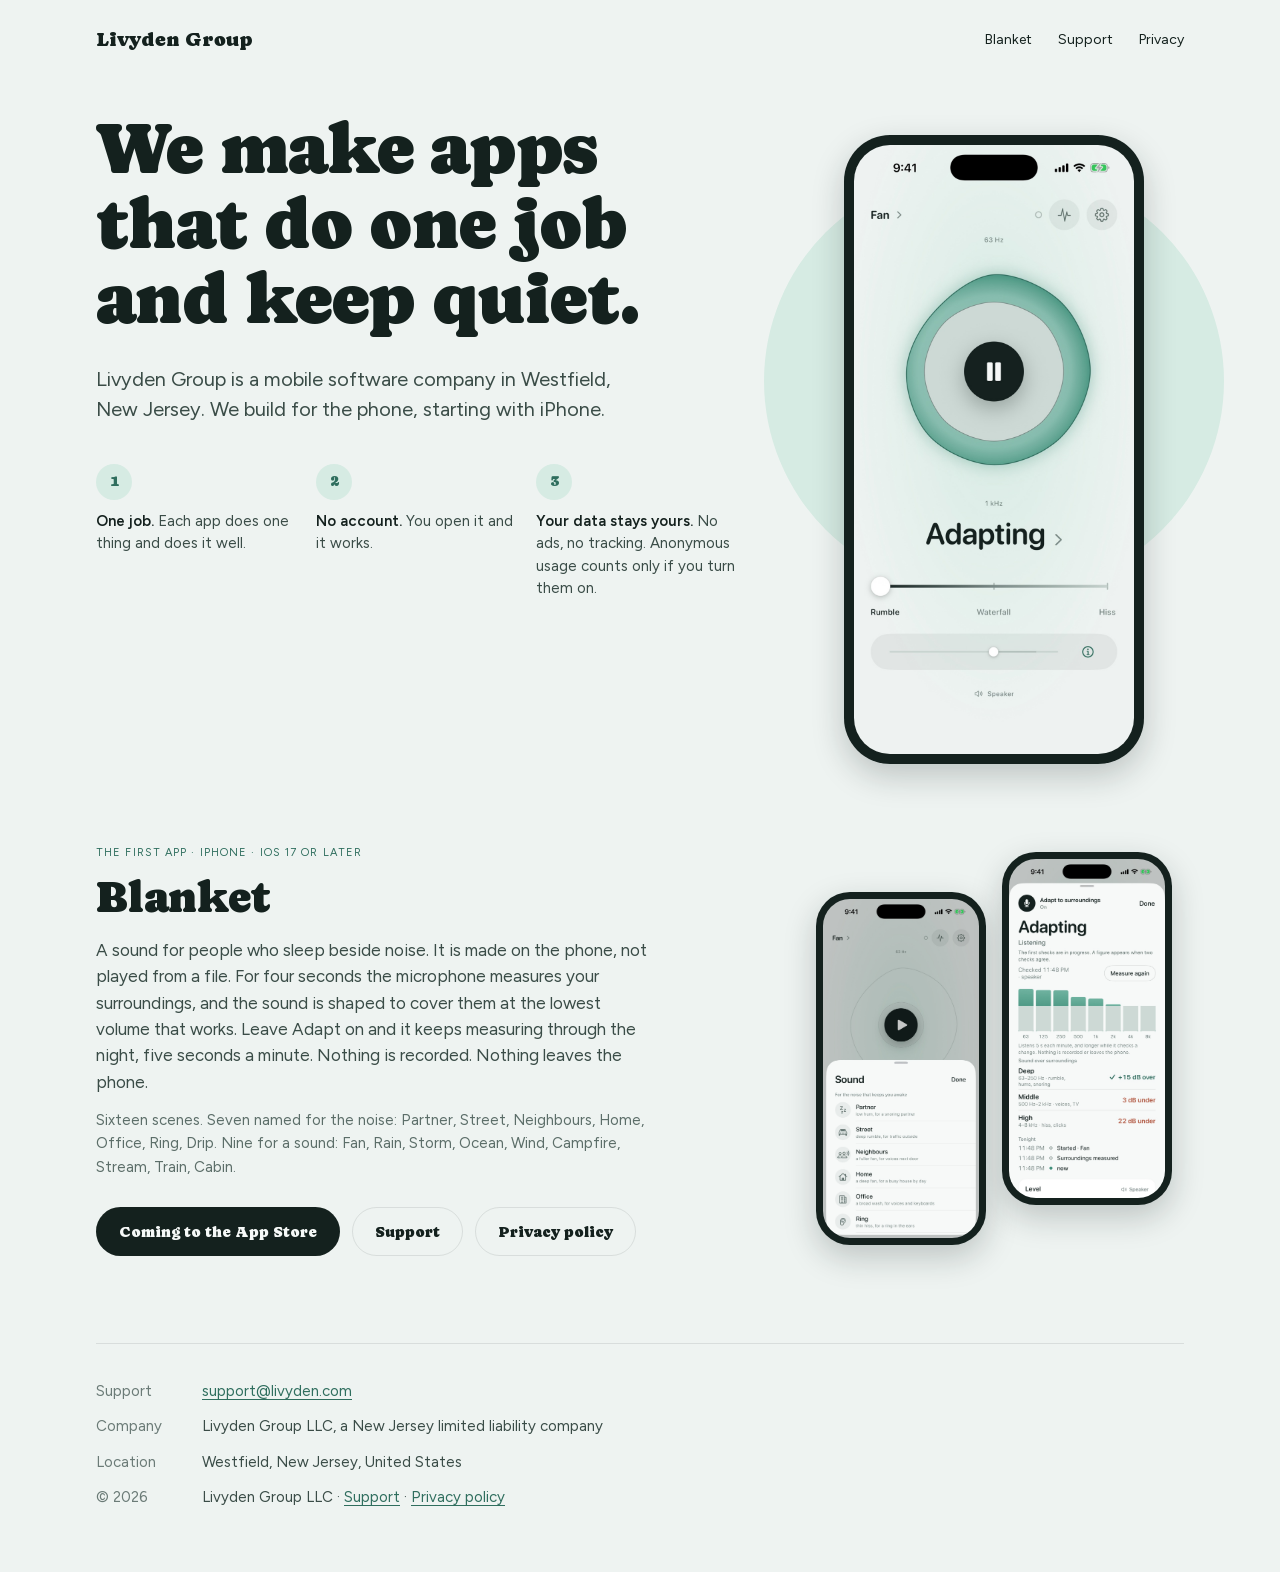
<file: index.html>
<!doctype html>
<html lang="en">
<head>
<meta charset="utf-8">
<meta name="viewport" content="width=device-width, initial-scale=1">
<title>Livyden Group</title>
<link rel="icon" type="image/png" sizes="32x32" href="./icons/icon-32.png">
<link rel="icon" type="image/png" sizes="192x192" href="./icons/icon-192.png">
<link rel="apple-touch-icon" sizes="180x180" href="./icons/icon-180.png">
<meta property="og:type" content="website">
<meta property="og:site_name" content="Livyden Group">
<meta property="og:title" content="Livyden Group">
<meta property="og:description" content="Livyden Group LLC is a mobile software company in Westfield, New Jersey. Its first app is Blanket, an iPhone app that shapes its sound to cover the noise around you.">
<meta property="og:url" content="https://livyden.com/">
<meta property="og:image" content="https://livyden.com/share/company.png">
<meta property="og:image:width" content="1200">
<meta property="og:image:height" content="630">
<meta property="og:image:alt" content="The Livyden Group tagline beside the Blanket app icon">
<meta name="twitter:card" content="summary_large_image">
<meta name="description" content="Livyden Group LLC is a mobile software company in Westfield, New Jersey. Its first app is Blanket, an iPhone app that shapes its sound to cover the noise around you.">
<link rel="stylesheet" href="style.css">
</head>
<body>
<div class="wrap">
<nav class="nav"><a class="brand" href="./">Livyden Group</a><a href="#blanket">Blanket</a><a href="blanket/support.html">Support</a><a href="blanket/privacy.html">Privacy</a></nav>

<header class="hero">
<div>
<h1>We make apps that do one job and keep quiet.</h1>
<p class="lead muted">Livyden Group is a mobile software company in Westfield, New Jersey. We build for the phone, starting with iPhone.</p>
<div class="rules">
<div class="rule"><span class="num">1</span><p><b>One job.</b> Each app does one thing and does it well.</p></div>
<div class="rule"><span class="num">2</span><p><b>No account.</b> You open it and it works.</p></div>
<div class="rule"><span class="num">3</span><p><b>Your data stays yours.</b> No ads, no tracking. Anonymous usage counts only if you turn them on.</p></div>
</div>
</div>
<div class="hero-art"><div class="phone"><img src="blanket/covering.jpg" width="840" height="1826" alt="The home screen of Blanket. The ring of the sound around the ring of the surroundings, the word Adapting, the tone dial from Rumble to Hiss, and the level slider."></div></div>
</header>

<section class="product" id="blanket">
<div>
<p class="kicker">The first app · iPhone · iOS 17 or later</p>
<h2>Blanket</h2>
<p class="muted">A sound for people who sleep beside noise. It is made on the phone, not played from a file. For four seconds the microphone measures your surroundings, and the sound is shaped to cover them at the lowest volume that works. Leave Adapt on and it keeps measuring through the night, five seconds a minute. Nothing is recorded. Nothing leaves the phone.</p>
<p class="quiet">Sixteen scenes. Seven named for the noise: Partner, Street, Neighbours, Home, Office, Ring, Drip. Nine for a sound: Fan, Rain, Storm, Ocean, Wind, Campfire, Stream, Train, Cabin.</p>
<div class="actions" style="margin-top:28px"><span class="btn btn-primary">Coming to the App Store</span><a class="btn" href="blanket/support.html">Support</a><a class="btn" href="blanket/privacy.html">Privacy policy</a></div>
</div>
<div class="product-art"><div class="phone phone-s"><img src="blanket/scenes.jpg" width="840" height="1826" alt="The Sound sheet: sixteen scenes, grouped by the noise and by the sound."></div><div class="phone phone-s"><img src="blanket/coverage.jpg" width="840" height="1826" alt="The Coverage sheet: the eight bands named, the three zones judged, and the night's events."></div></div>
</section>

<dl class="contact">
<dt>Support</dt><dd><a href="mailto:support@livyden.com">support@livyden.com</a></dd>
<dt>Company</dt><dd>Livyden Group LLC, a New Jersey limited liability company</dd>
<dt>Location</dt><dd>Westfield, New Jersey, United States</dd>
<dt>© 2026</dt><dd>Livyden Group LLC · <a href="blanket/support.html">Support</a> · <a href="blanket/privacy.html">Privacy policy</a></dd>
</dl>
</div>
</body>
</html>
</file>
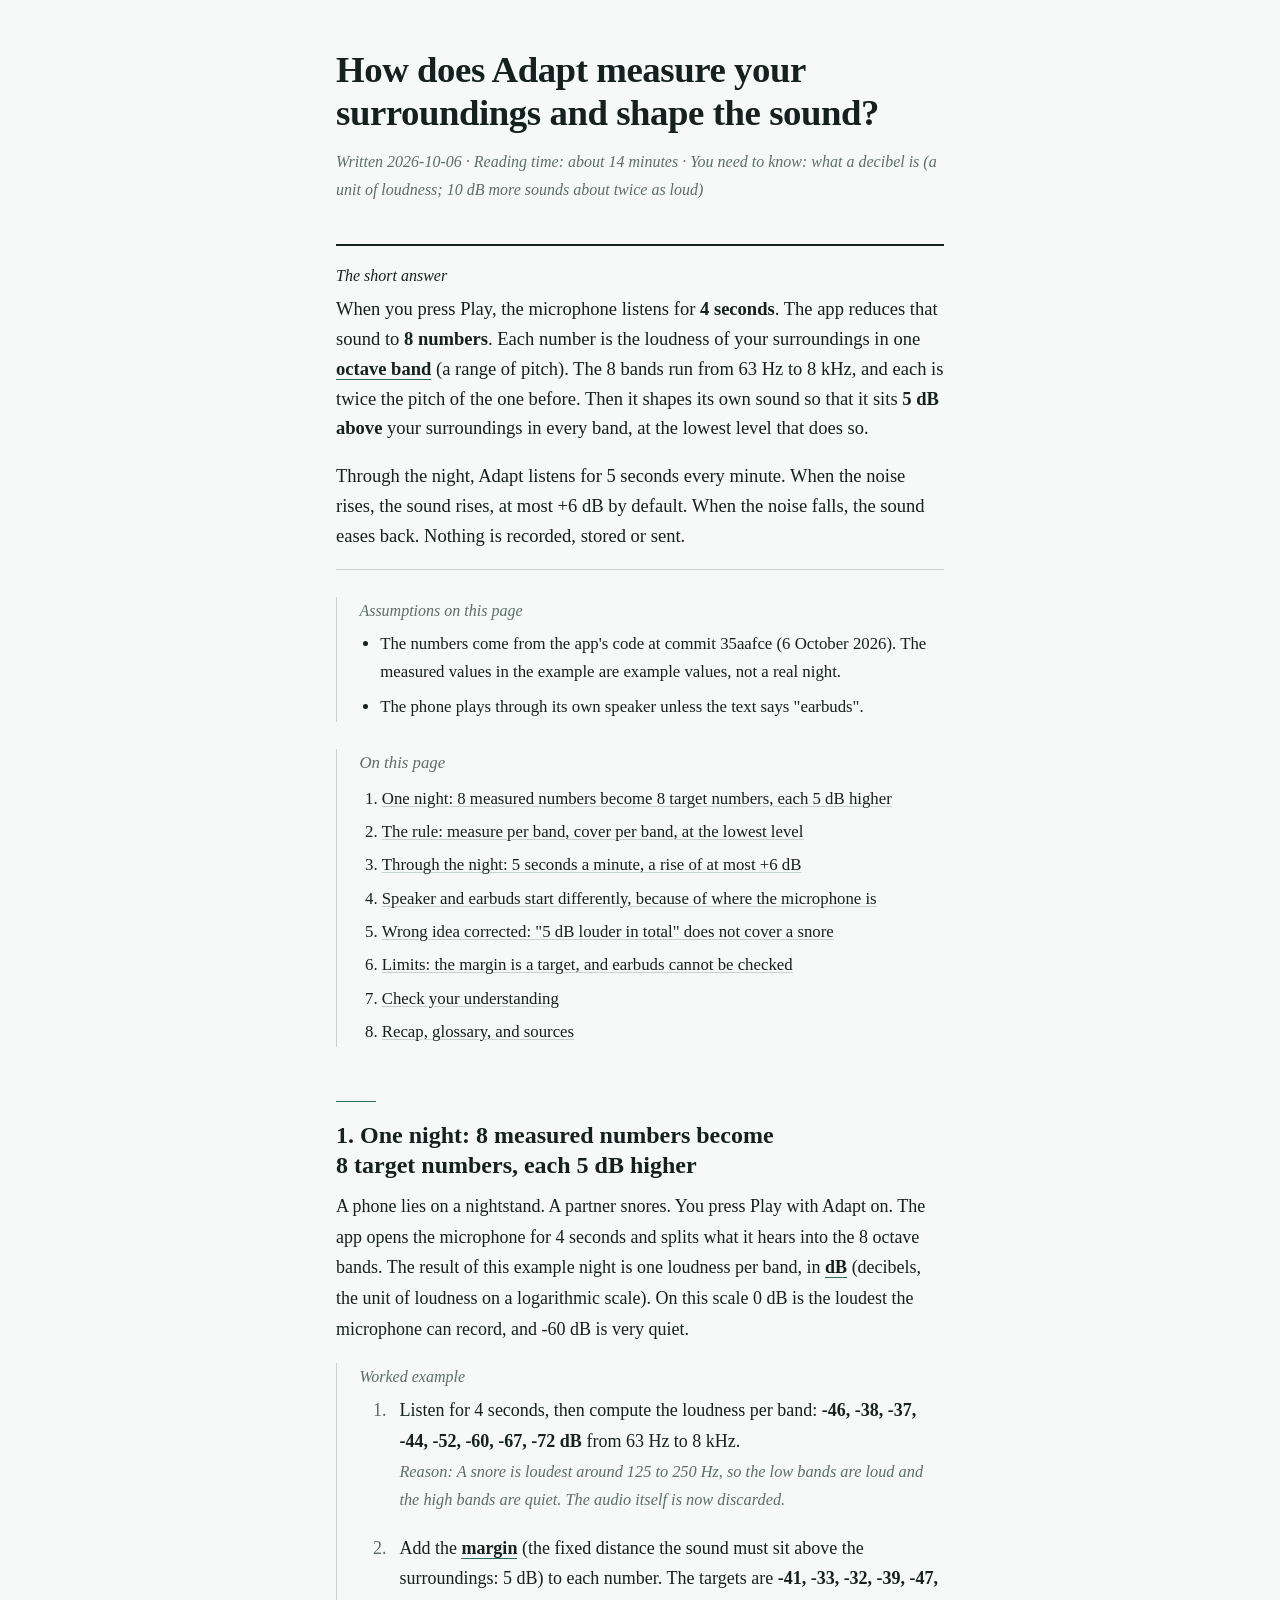
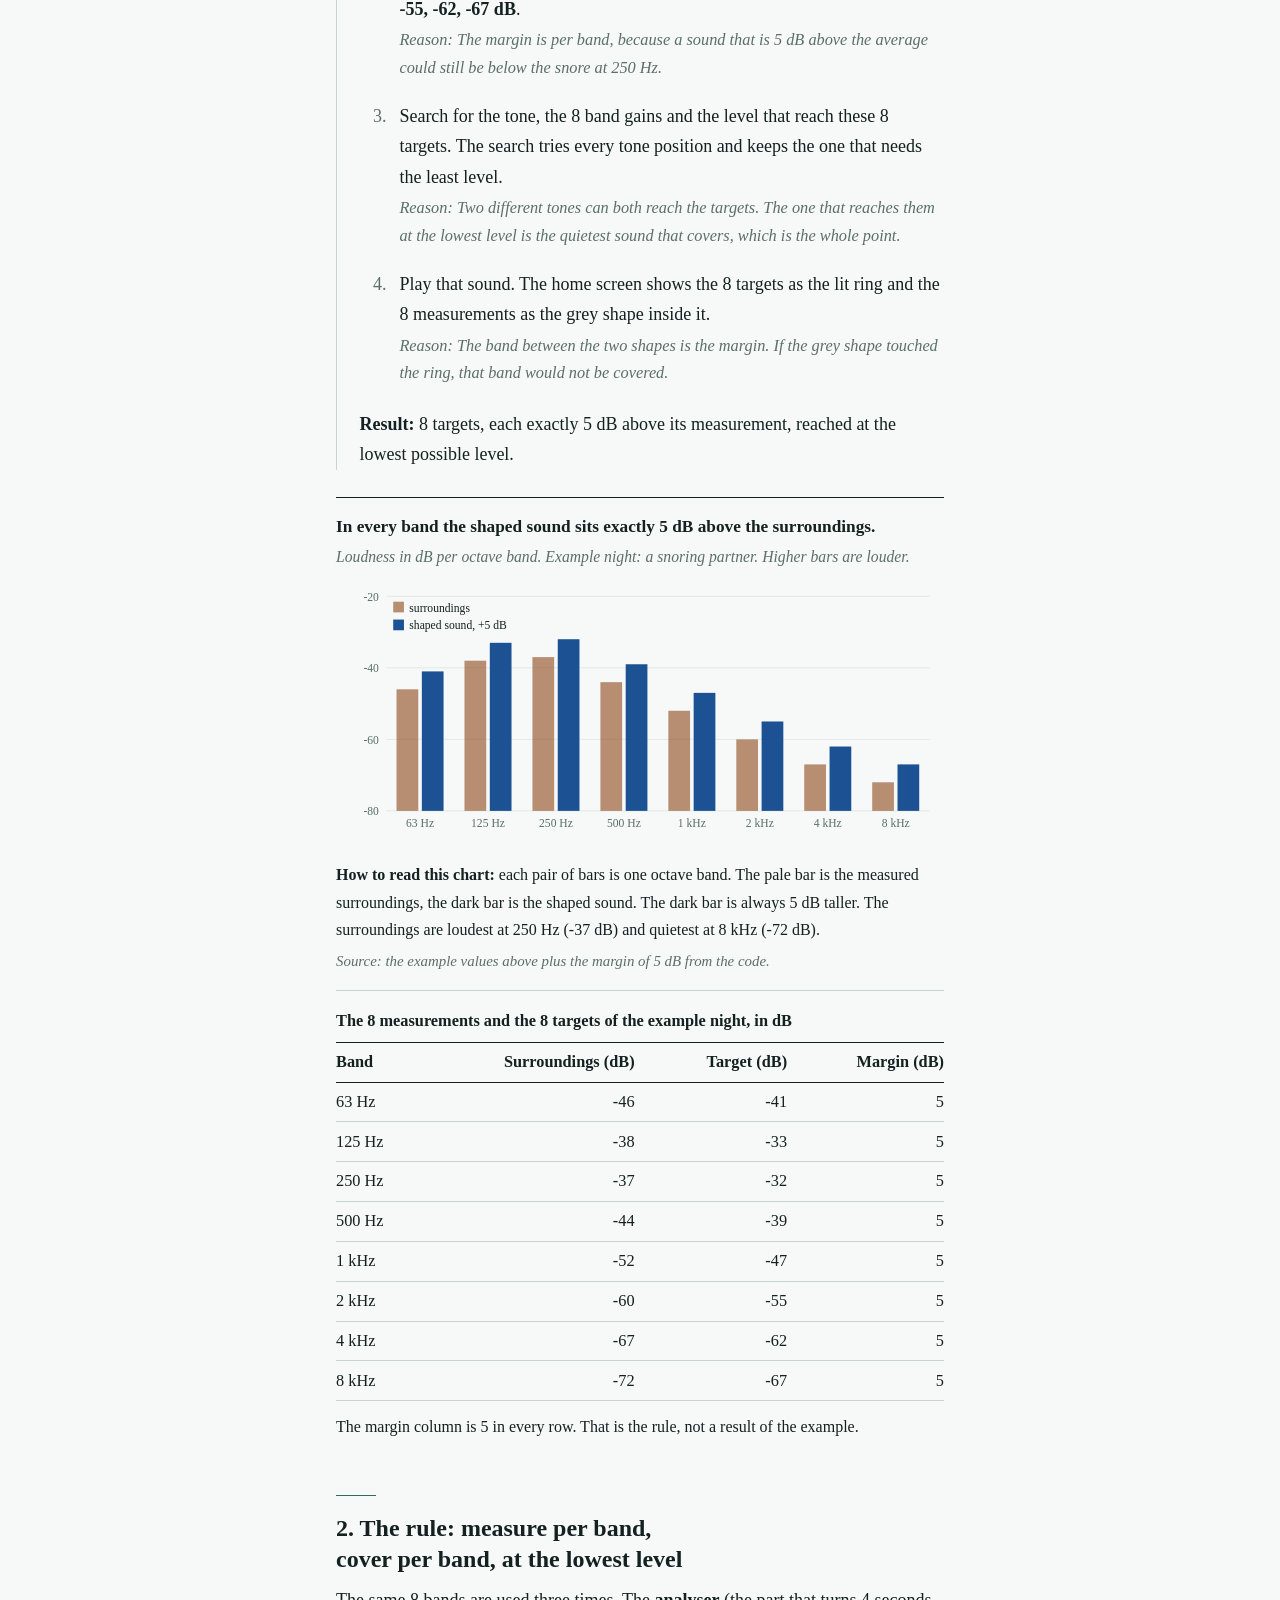
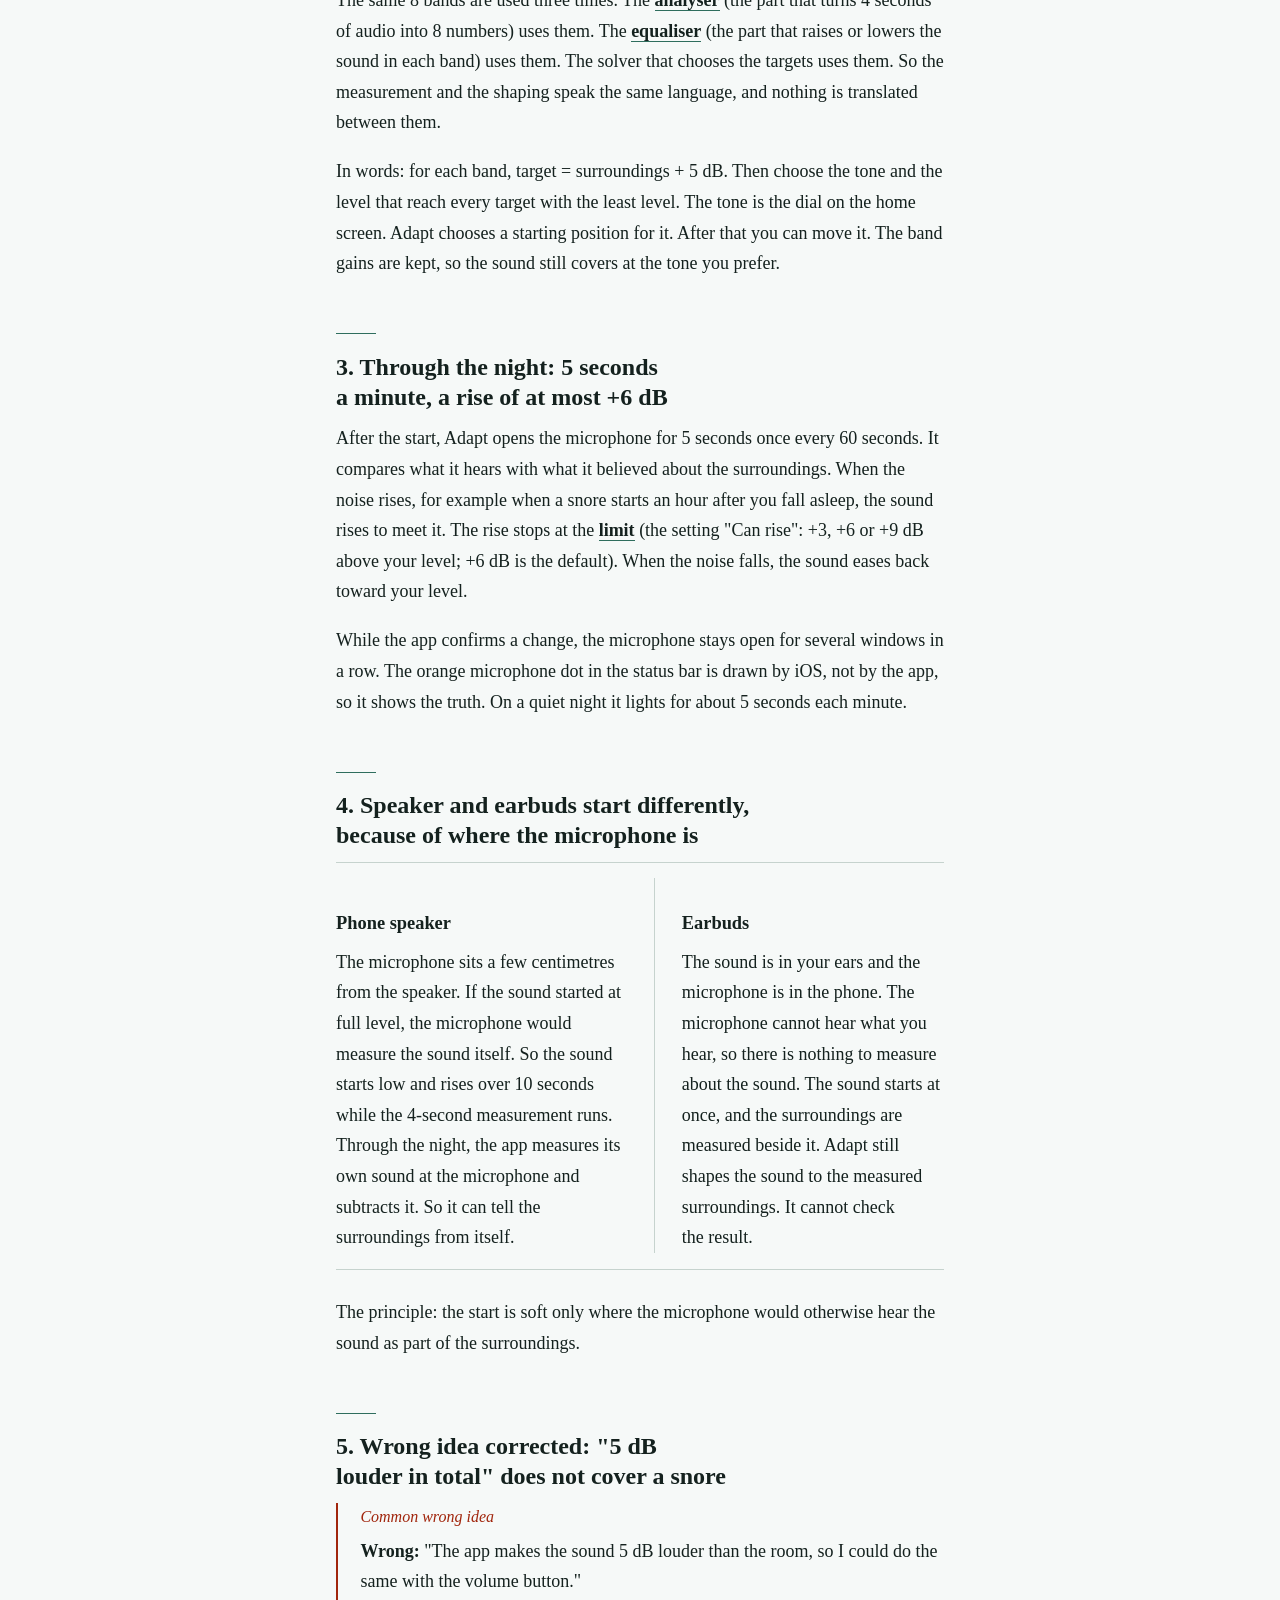
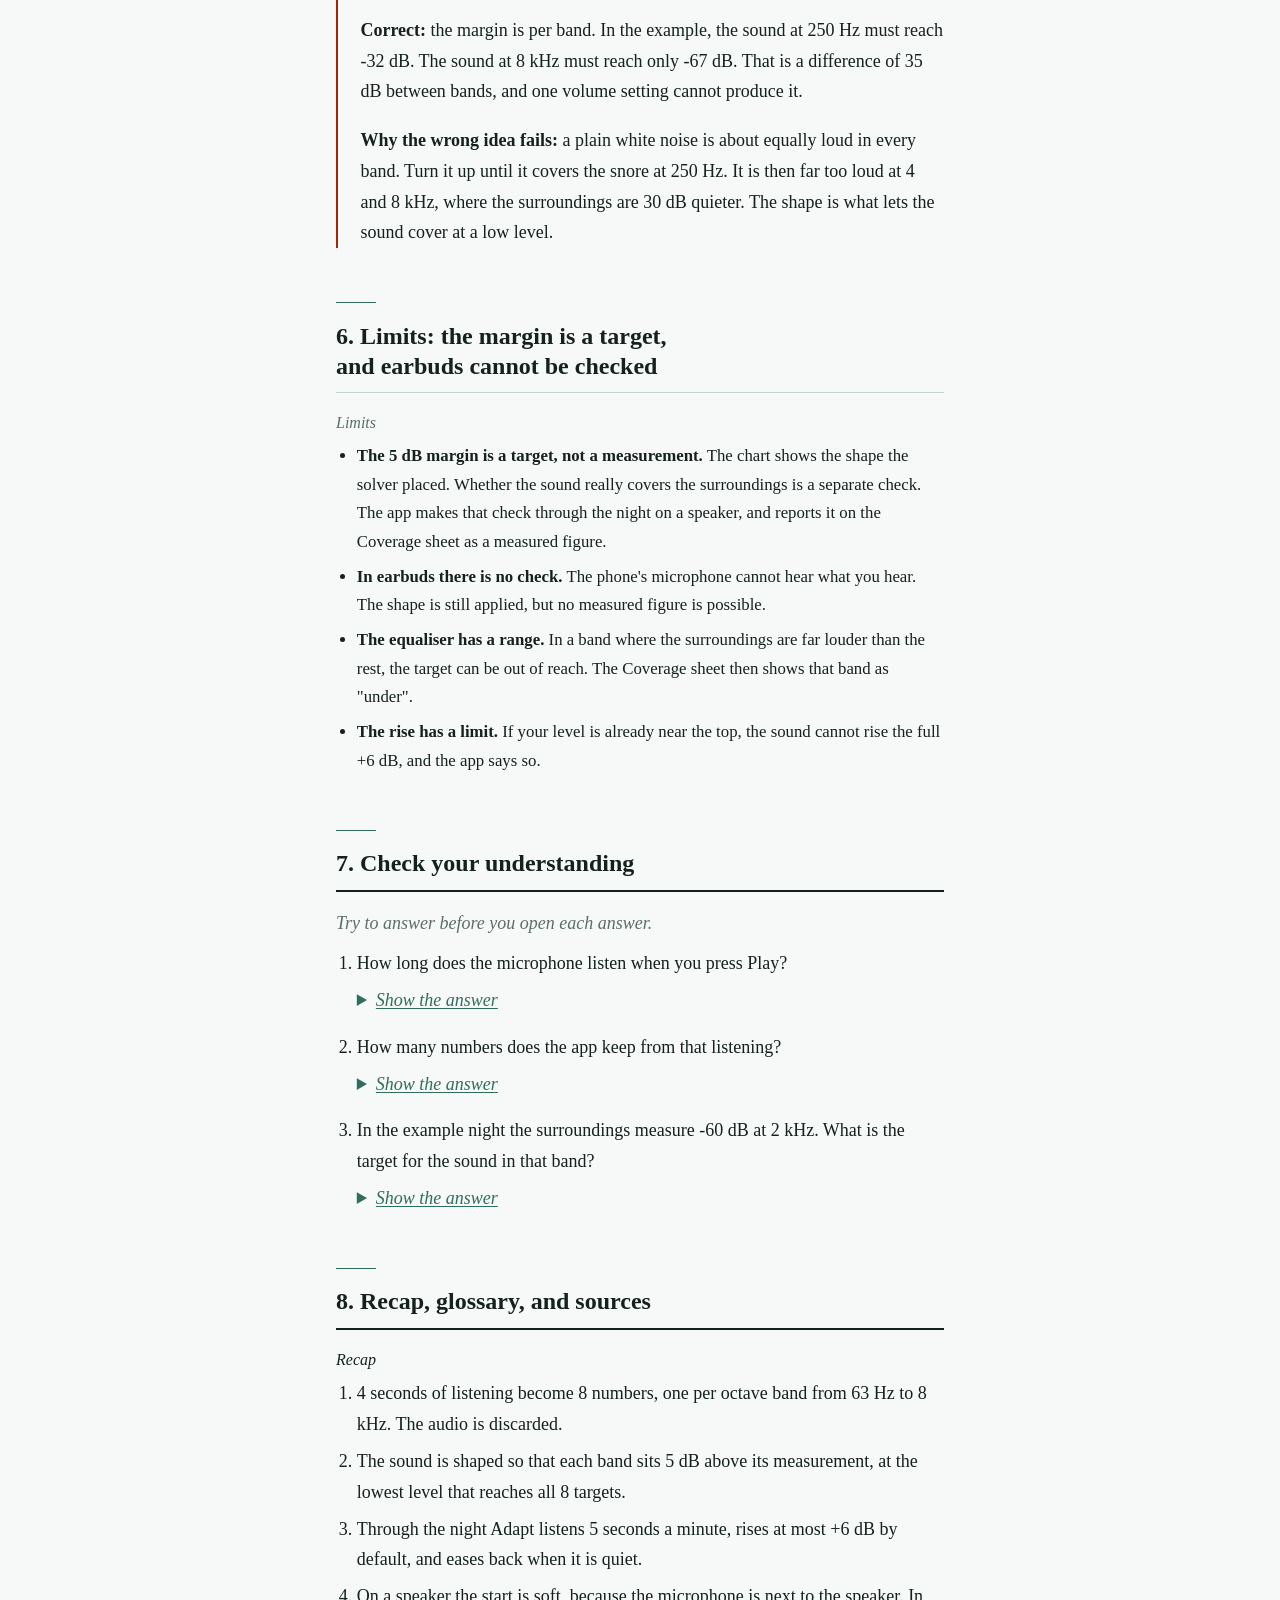
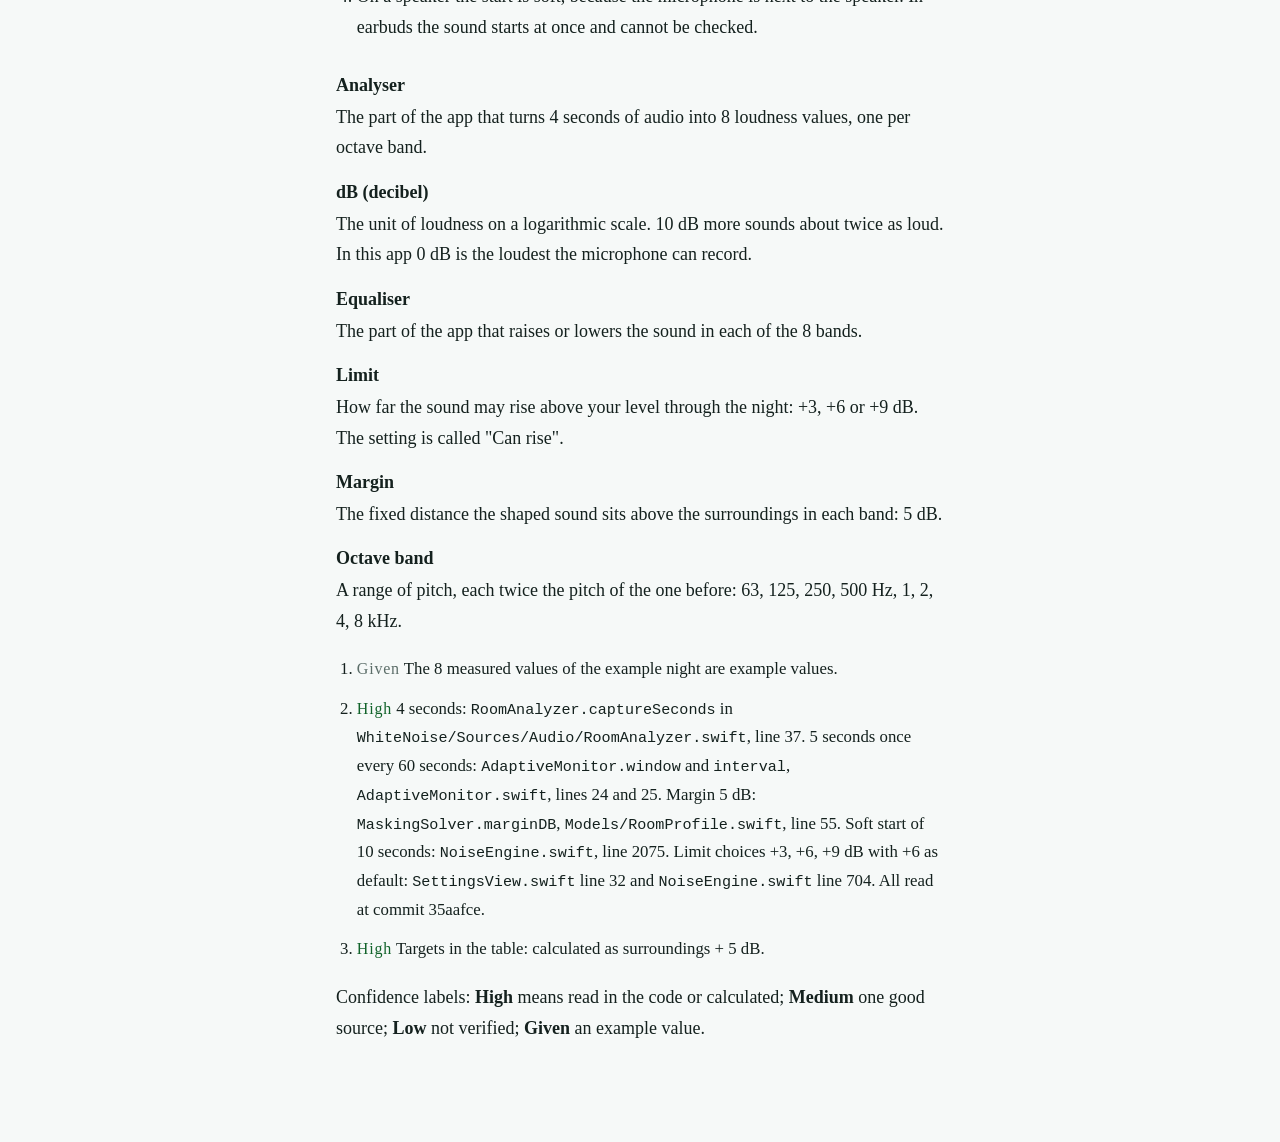
<file: blanket/adapt-explained.html>
<!doctype html>
<html lang="en">
<head>
<meta charset="utf-8">
<meta name="viewport" content="width=device-width, initial-scale=1">
<title>Adapt Explained</title>
<meta name="description" content="How Blanket measures your surroundings and shapes its sound, step by step.">
<link rel="icon" type="image/png" sizes="32x32" href="../icons/icon-32.png">
<link rel="icon" type="image/png" sizes="192x192" href="../icons/icon-192.png">
<link rel="apple-touch-icon" sizes="180x180" href="../icons/icon-180.png">
<meta property="og:type" content="website">
<meta property="og:site_name" content="Livyden Group">
<meta property="og:title" content="Adapt Explained">
<meta property="og:description" content="How Blanket measures your surroundings and shapes its sound, step by step.">
<meta property="og:url" content="https://livyden.com/blanket/adapt-explained.html">
<meta property="og:image" content="https://livyden.com/share/blanket.png">
<meta property="og:image:width" content="1200">
<meta property="og:image:height" content="630">
<meta property="og:image:alt" content="The Blanket app icon with a one-line description of the app">
<meta name="twitter:card" content="summary_large_image">
<style>
/* ---------- Typefaces. System serif only, so the page needs no external font. ---------- */
:root {
  --serif: "Iowan Old Style", "Charter", "Palatino Linotype", Palatino, "Sitka Text", Georgia,
    "Songti SC", "Hiragino Mincho ProN", "Noto Serif CJK SC", serif;
  --mono: ui-monospace, SFMono-Regular, Menlo, Consolas, "Liberation Mono", monospace;
}

/* ---------- Colour tokens. Light is the app's Lantern face (mint-grey paper, deep teal); dark is its Horizon face (amber on night). ---------- */
:root {
  --bg: #f6f9f8;
  --surface: #eef3f1;
  --text: #14211e;
  --muted: #5c6e69;
  --border: #c6d3ce;
  --accent: #2f6e5e;
  --accent-soft: #d6ebe3;
  --good: #11632a;
  --good-soft: #e9f1e7;
  --warn: #7a4300;
  --warn-soft: #f6eddc;
  --bad: #a1260d;
  --bad-soft: #f7e8e3;
  /* Chart series colours: blue, amber, purple, green. Validated for colour-blind readers:
     every pair stays distinct under protan, deutan, and tritan simulation, in both themes.
     Use them in this order. Use at most 4 series in one chart. */
  --s1: #1c5293;
  --s2: #863709;
  --s3: #9260da;
  --s4: #25984d;
  --grid: #dfe8e4;
}
@media (prefers-color-scheme: dark) {
  :root:not([data-theme="light"]) {
    --bg: #101013;
    --surface: #18181d;
    --text: #f2efe9;
    --muted: #b5b0a8;
    --border: #3e3a35;
    --accent: #e0a860;
    --accent-soft: #2b2116;
    --good: #7fd69a;
    --good-soft: #17251a;
    --warn: #f0b861;
    --warn-soft: #2c2314;
    --bad: #ff9d8a;
    --bad-soft: #2f1c17;
    --s1: #0774aa;
    --s2: #9e590d;
    --s3: #a473ee;
    --s4: #09af51;
    --grid: #26262b;
  }
}
:root[data-theme="dark"] {
  --bg: #101013;
  --surface: #18181d;
  --text: #f2efe9;
  --muted: #b5b0a8;
  --border: #3e3a35;
  --accent: #e0a860;
  --accent-soft: #2b2116;
  --good: #7fd69a;
  --good-soft: #17251a;
  --warn: #f0b861;
  --warn-soft: #2c2314;
  --bad: #ff9d8a;
  --bad-soft: #2f1c17;
  --s1: #0774aa;
  --s2: #9e590d;
  --s3: #a473ee;
  --s4: #09af51;
  --grid: #26262b;
}

/* ---------- Base text. One measure, left-aligned, generous line spacing. ---------- */
*, *::before, *::after { box-sizing: border-box; }
html { -webkit-text-size-adjust: 100%; }
body {
  margin: 0;
  background: var(--bg);
  color: var(--text);
  font-family: var(--serif);
  font-size: 1.125rem;
  line-height: 1.7;
  text-align: left;
  overflow-wrap: break-word;
  font-kerning: normal;
  font-synthesis: none;
}
main {
  max-width: 40rem;
  margin: 0 auto;
  padding: 3rem 16px 5rem;
}

/* Headings carry the structure through size and space. No rules across the page,
   except one short mark above each section heading. */
h1, h2, h3 { margin: 0; font-weight: 600; text-wrap: balance; }
h1 {
  font-size: 2.3rem;
  line-height: 1.17;
  letter-spacing: -0.012em;
  margin-bottom: 0.9rem;
}
h2 {
  font-size: 1.5rem;
  line-height: 1.26;
  margin-top: 3.4rem;
  margin-bottom: 0.7rem;
}
h2::before {
  content: "";
  display: block;
  width: 2.5rem;
  border-top: 1px solid var(--accent);
  margin-bottom: 1.1rem;
}
h3 { font-size: 1.15rem; margin-top: 1.9rem; margin-bottom: 0.45rem; }
p, ul, ol, dl, table, figure { margin: 0 0 1.15rem; }
p { text-wrap: pretty; }
ul, ol { padding-left: 1.3rem; }
li { margin-bottom: 0.4rem; }
a {
  color: var(--accent);
  text-decoration-thickness: 1px;
  text-underline-offset: 2px;
}
strong { font-weight: 600; }
.num, td.num, th.num { font-variant-numeric: tabular-nums; }

/* Code keeps only its own typeface. No chip, no frame around a word. */
code {
  font-family: var(--mono);
  font-size: 0.9em;
  font-variant-numeric: tabular-nums;
}
pre {
  background: var(--surface);
  border-left: 2px solid var(--border);
  padding: 0.9rem 1.1rem;
  overflow-x: auto;
  line-height: 1.55;
  font-size: 0.95rem;
  margin: 0 0 1.3rem;
}
pre code { font-size: 1em; }

/* ---------- Page header. One line under the title closes the masthead. ---------- */
.meta {
  color: var(--muted);
  font-style: italic;
  font-size: 1rem;
  margin: 0 0 2.6rem;
}

/* ---------- Boxes. No fill and no frame: a rule and space set each one apart.
              Every box keeps its written label, so colour is never the only signal. ---------- */
.box { margin: 0 0 1.7rem; }
.box > :last-child { margin-bottom: 0; }
.box .label {
  display: block;
  font-style: italic;
  font-weight: 400;
  font-size: 1rem;
  color: var(--muted);
  margin-bottom: 0.35rem;
}

/* The short answer is the opening statement of the page. Heaviest rule, largest text. */
.bottom-line {
  border-top: 2px solid var(--text);
  border-bottom: 1px solid var(--border);
  padding: 1.05rem 0 1.15rem;
  font-size: 1.16rem;
  line-height: 1.6;
}
.bottom-line .label { color: var(--text); }
.example { border-left: 1px solid var(--border); padding-left: 1.4rem; }
.mistake { border-left: 2px solid var(--bad); padding-left: 1.4rem; }
.mistake .label { color: var(--bad); }
.limits { border-top: 1px solid var(--border); padding-top: 1rem; font-size: 1.05rem; }
.assume {
  border-left: 1px solid var(--border);
  padding-left: 1.4rem;
  font-size: 1.05rem;
}
.assume .label { color: var(--muted); }
.predict { border-left: 2px solid var(--accent); padding-left: 1.4rem; }
.predict .label { color: var(--accent); }
.recap { border-top: 2px solid var(--text); padding-top: 1rem; }
.recap .label { color: var(--text); }

/* ---------- Contents list ---------- */
nav.contents {
  border-left: 1px solid var(--border);
  padding: 0 0 0 1.4rem;
  margin: 0 0 2rem;
  font-size: 1.05rem;
}
nav.contents ol { margin: 0; padding-left: 1.4rem; }
nav.contents li { margin-bottom: 0.3rem; }
nav.contents a { color: var(--text); text-decoration-color: var(--border); }
nav.contents a:hover { text-decoration-color: var(--accent); }
nav.contents .label {
  display: block;
  font-style: italic;
  font-weight: 400;
  color: var(--muted);
  margin-bottom: 0.45rem;
}

/* ---------- Key terms. The definition is in the sentence, not in a tooltip. ---------- */
dfn {
  font-style: normal;
  font-weight: 600;
  border-bottom: 1px solid var(--accent);
}
dl.glossary dt { font-weight: 600; margin-top: 0.85rem; }
dl.glossary dd { margin: 0.1rem 0 0 0; }

/* ---------- Numbered reasoning steps. The numeral sits in the margin, as in a book. ---------- */
ol.steps { list-style: none; padding: 0; counter-reset: step; }
ol.steps > li {
  counter-increment: step;
  position: relative;
  padding: 0 0 0.2rem 2.5rem;
  margin-bottom: 1rem;
}
ol.steps > li::before {
  content: counter(step) ".";
  position: absolute;
  left: 0;
  top: 0;
  width: 1.7rem;
  text-align: right;
  color: var(--muted);
  font-variant-numeric: tabular-nums;
  font-weight: 400;
}
.why {
  display: block;
  color: var(--muted);
  font-style: italic;
  font-size: 1.02rem;
  margin-top: 0.1rem;
}
.why::before { content: "Reason: "; font-weight: 400; }

/* ---------- Tables. Print rules only: one above the header, one under each row. ---------- */
.table-wrap { overflow-x: auto; margin: 0 0 1.15rem; }
.table-wrap table { margin: 0; }
/* When a table is wider than its frame, the script adds the class "scrolls". Then the title
   stays in view and a hint appears. */
.table-wrap.scrolls caption { position: sticky; left: 0; max-width: var(--wrap-width, 100%); }
.table-wrap.scrolls::before {
  content: "Move the table sideways to see all of it.";
  display: block;
  position: sticky;
  left: 0;
  color: var(--muted);
  font-style: italic;
  font-size: 0.9rem;
  margin-bottom: 0.3rem;
}
table { border-collapse: collapse; width: 100%; font-size: 1.02rem; line-height: 1.5; }
caption {
  text-align: left;
  font-weight: 600;
  padding-bottom: 0.5rem;
}
th, td {
  padding: 0.45rem 0.8rem;
  border-bottom: 1px solid var(--border);
  text-align: left;
  vertical-align: top;
}
th:first-child, td:first-child { padding-left: 0; }
th:last-child, td:last-child { padding-right: 0; }
thead th {
  border-top: 1px solid var(--text);
  border-bottom: 1px solid var(--text);
  font-weight: 600;
}
td.num, th.num { text-align: right; }
td.num { white-space: nowrap; }
.table-read { font-size: 1rem; margin: -0.4rem 0 1.15rem; }
tbody th { font-weight: 400; }
tr.highlight td, tr.highlight th { background: var(--surface); font-weight: 600; }

/* ---------- Figures. The title is a sentence that states the finding. ---------- */
figure {
  border-top: 1px solid var(--text);
  border-bottom: 1px solid var(--border);
  padding: 0.9rem 0 1rem;
}
figure .fig-title { font-weight: 600; font-size: 1.08rem; margin: 0 0 0.15rem; }
figure .fig-sub { color: var(--muted); font-style: italic; font-size: 0.98rem; margin: 0 0 0.7rem; }
figure .fig-read { font-size: 1rem; margin: 0.7rem 0 0; }
figure .fig-source { color: var(--muted); font-style: italic; font-size: 0.93rem; margin: 0.35rem 0 0; }
figure svg { display: block; width: 100%; height: auto; }
/* On a narrow screen a figure keeps a readable size and scrolls inside its own frame. */
.fig-scroll { overflow-x: auto; }
.fig-scroll svg { min-width: 34rem; }
@media (max-width: 40rem) {
  .fig-scroll::before {
    content: "Move the figure sideways to see all of it.";
    display: block;
    position: sticky;
    left: 0;
    color: var(--muted);
    font-style: italic;
    font-size: 0.9rem;
    margin-bottom: 0.3rem;
  }
}
svg text { font-family: var(--serif); fill: var(--text); }
svg .axis-label { fill: var(--muted); font-size: 13px; }
svg .grid { stroke: var(--grid); stroke-width: 1; }
svg .axis { stroke: var(--muted); stroke-width: 1; }
/* Diagram parts. A box is a thing. An arrow means "causes" or "then". */
svg .node { fill: none; stroke: var(--muted); stroke-width: 1.2; }
svg .arrow { fill: none; stroke: var(--text); stroke-width: 1.5; }
svg .arrow-head { fill: var(--text); }
svg .node-name { font-size: 14px; font-weight: 600; }
svg .node-value { font-size: 13px; fill: var(--muted); }
svg .arrow-label { font-size: 13px; font-style: italic; }

/* ---------- Text that is quoted from a source or from data. The language rules do not apply to it. ---------- */
.quoted { font-style: italic; }

/* ---------- Side-by-side comparison. One hairline divides the two cases. ---------- */
.compare {
  display: grid;
  grid-template-columns: 1fr 1fr;
  gap: 0 1.7rem;
  margin: 0 0 1.7rem;
  border-top: 1px solid var(--border);
  border-bottom: 1px solid var(--border);
  padding: 0.95rem 0 1rem;
}
.compare > div > :last-child { margin-bottom: 0; }
.compare > div + div { border-left: 1px solid var(--border); padding-left: 1.7rem; }
.compare h4 { margin: 0 0 0.4rem; font-size: 1.04rem; font-weight: 600; }
@media (max-width: 560px) {
  .compare { grid-template-columns: 1fr; gap: 1.1rem 0; }
  .compare > div + div {
    border-left: 0;
    padding-left: 0;
    border-top: 1px solid var(--border);
    padding-top: 1.1rem;
  }
}

/* ---------- Self-check questions. The answer is hidden until the reader tries. ---------- */
.check {
  border-top: 2px solid var(--text);
  padding-top: 1rem;
  margin: 0 0 1.8rem;
}
.check .label {
  display: block;
  font-style: italic;
  font-weight: 400;
  color: var(--muted);
  margin-bottom: 0.6rem;
}
.check ol { margin-bottom: 0; }
.check li { margin-bottom: 1rem; }
details { margin-top: 0.4rem; }
summary {
  cursor: pointer;
  color: var(--accent);
  font-style: italic;
  text-decoration: underline;
  text-decoration-thickness: 1px;
  text-underline-offset: 2px;
}
details > div {
  margin-top: 0.5rem;
  padding: 0.1rem 0 0.1rem 1.1rem;
  border-left: 1px solid var(--border);
}
details > div > :last-child { margin-bottom: 0; }

/* ---------- Optional depth. Visible label, one level only. ---------- */
details.optional {
  border-top: 1px solid var(--border);
  border-bottom: 1px solid var(--border);
  padding: 0.75rem 0;
  margin: 0 0 1.7rem;
}
details.optional > summary::before {
  content: "Optional detail: ";
  color: var(--muted);
  font-style: italic;
  font-weight: 400;
}

/* ---------- Part heading, for a page with several parts ---------- */
.part {
  margin: 4rem 0 0;
  padding: 0 0 0.35rem;
  border-bottom: 1px solid var(--text);
  font-size: 1.02rem;
  font-weight: 400;
  font-variant-caps: small-caps;
  letter-spacing: 0.07em;
  color: var(--muted);
}
.part + h2 { margin-top: 1.3rem; }
.part + h2::before { content: none; }
nav.contents .core::after {
  content: " (main path)";
  color: var(--muted);
  font-style: italic;
  font-size: 0.92rem;
}

/* ---------- Confidence labels. Small capitals plus the word, never colour alone. ---------- */
.conf {
  font-size: 1rem;
  font-weight: 400;
  font-variant-caps: small-caps;
  letter-spacing: 0.05em;
  white-space: nowrap;
}
.conf.high { color: var(--good); }
.conf.medium { color: var(--warn); }
.conf.low { color: var(--bad); }
.conf.given { color: var(--muted); }
ol.sources { font-size: 1.05rem; }
ol.sources li { margin-bottom: 0.7rem; }

/* ---------- Narrow screens. The title drops one step, the measure keeps its gutter. ---------- */
@media (max-width: 30rem) {
  body { font-size: 1.06rem; }
  main { padding: 2.2rem 16px 4rem; }
  h1 { font-size: 1.8rem; }
  h2 { font-size: 1.32rem; margin-top: 2.8rem; }
  .bottom-line { font-size: 1.1rem; }
}

/* ---------- Print. All hidden answers are opened by the script at the end of the file. ---------- */
@media print {
  body { font-size: 11pt; background: #fff; color: #000; }
  main { max-width: none; padding: 0; }
  nav.contents { display: none; }
  h2 { margin-top: 2rem; }
  .box, figure, .check, table, .compare { break-inside: avoid; }
  a { color: inherit; }
}
</style>
</head>
<body>
<main>

<!-- names: iOS, OLED -->
<h1>How does Adapt measure your surroundings and shape the sound?</h1>
<p class="meta">Written 2026-10-06 · Reading time: about 14 minutes · You need to know: what a decibel is (a unit of loudness; 10 dB more sounds about twice as loud)</p>

<div class="box bottom-line">
  <span class="label">The short answer</span>
  <p>When you press Play, the microphone listens for <strong>4 seconds</strong>. The app reduces that sound to <strong>8 numbers</strong>. Each number is the loudness of your surroundings in one <dfn>octave band</dfn> (a range of pitch). The 8 bands run from 63 Hz to 8 kHz, and each is twice the pitch of the one before. Then it shapes its own sound so that it sits <strong>5 dB above</strong> your surroundings in every band, at the lowest level that does so.</p>
  <p>Through the night, Adapt listens for 5 seconds every minute. When the noise rises, the sound rises, at most +6 dB by default. When the noise falls, the sound eases back. Nothing is recorded, stored or sent.</p>
</div>

<div class="box assume">
  <span class="label">Assumptions on this page</span>
  <ul>
    <li>The numbers come from the app's code at commit 35aafce (6 October 2026). The measured values in the example are example values, not a real night.</li>
    <li>The phone plays through its own speaker unless the text says "earbuds".</li>
  </ul>
</div>

<nav class="contents">
  <span class="label">On this page</span>
  <ol>
    <li><a href="#example">One night: 8 measured numbers become 8 target numbers, each 5 dB higher</a></li>
    <li><a href="#rule">The rule: measure per band, cover per band, at the lowest level</a></li>
    <li><a href="#night">Through the night: 5 seconds a minute, a rise of at most +6 dB</a></li>
    <li><a href="#route">Speaker and earbuds start differently, because of where the microphone is</a></li>
    <li><a href="#mistake">Wrong idea corrected: "5 dB louder in total" does not cover a snore</a></li>
    <li><a href="#limits">Limits: the margin is a target, and earbuds cannot be checked</a></li>
    <li><a href="#check">Check your understanding</a></li>
    <li><a href="#recap">Recap, glossary, and sources</a></li>
  </ol>
</nav>

<h2 id="example">1. One night: 8 measured numbers become 8 target numbers, each 5 dB higher</h2>
<p>A phone lies on a nightstand. A partner snores. You press Play with Adapt on. The app opens the microphone for 4 seconds and splits what it hears into the 8 octave bands. The result of this example night is one loudness per band, in <dfn>dB</dfn> (decibels, the unit of loudness on a logarithmic scale). On this scale 0 dB is the loudest the microphone can record, and -60 dB is very quiet.</p>

<div class="box example">
  <span class="label">Worked example</span>
  <ol class="steps">
    <li>Listen for 4 seconds, then compute the loudness per band: <strong>-46, -38, -37, -44, -52, -60, -67, -72 dB</strong> from 63 Hz to 8 kHz.
      <span class="why">A snore is loudest around 125 to 250 Hz, so the low bands are loud and the high bands are quiet. The audio itself is now discarded.</span></li>
    <li>Add the <dfn>margin</dfn> (the fixed distance the sound must sit above the surroundings: 5 dB) to each number. The targets are <strong>-41, -33, -32, -39, -47, -55, -62, -67 dB</strong>.
      <span class="why">The margin is per band, because a sound that is 5 dB above the average could still be below the snore at 250 Hz.</span></li>
    <li>Search for the tone, the 8 band gains and the level that reach these 8 targets. The search tries every tone position and keeps the one that needs the least level.
      <span class="why">Two different tones can both reach the targets. The one that reaches them at the lowest level is the quietest sound that covers, which is the whole point.</span></li>
    <li>Play that sound. The home screen shows the 8 targets as the lit ring and the 8 measurements as the grey shape inside it.
      <span class="why">The band between the two shapes is the margin. If the grey shape touched the ring, that band would not be covered.</span></li>
  </ol>
  <p><strong>Result:</strong> 8 targets, each exactly 5 dB above its measurement, reached at the lowest possible level.</p>
</div>

<figure>
  <p class="fig-title">In every band the shaped sound sits exactly 5 dB above the surroundings.</p>
  <p class="fig-sub">Loudness in dB per octave band. Example night: a snoring partner. Higher bars are louder.</p>
  <div class="fig-scroll">
  <svg viewBox="0 0 680 300" role="img" aria-label="Bar chart. For each of eight octave bands, the shaped sound sits exactly 5 decibels above the measured surroundings. The surroundings are loudest at 250 hertz, minus 37 decibels, and quietest at 8 kilohertz, minus 72 decibels."><line class="grid" x1="56" y1="256.0" x2="664" y2="256.0"/><text class="axis-label" x="48" y="261.0" text-anchor="end" font-size="13">-80</text><line class="grid" x1="56" y1="176.0" x2="664" y2="176.0"/><text class="axis-label" x="48" y="181.0" text-anchor="end" font-size="13">-60</text><line class="grid" x1="56" y1="96.0" x2="664" y2="96.0"/><text class="axis-label" x="48" y="101.0" text-anchor="end" font-size="13">-40</text><line class="grid" x1="56" y1="16.0" x2="664" y2="16.0"/><text class="axis-label" x="48" y="21.0" text-anchor="end" font-size="13">-20</text><rect x="67.7" y="120.0" width="24.3" height="136.0" fill="var(--s2)" opacity="0.55"/><rect x="96.0" y="100.0" width="24.3" height="156.0" fill="var(--s1)"/><text class="axis-label" x="94.0" y="274" text-anchor="middle" font-size="13">63 Hz</text><rect x="143.7" y="88.0" width="24.3" height="168.0" fill="var(--s2)" opacity="0.55"/><rect x="172.0" y="68.0" width="24.3" height="188.0" fill="var(--s1)"/><text class="axis-label" x="170.0" y="274" text-anchor="middle" font-size="13">125 Hz</text><rect x="219.7" y="84.0" width="24.3" height="172.0" fill="var(--s2)" opacity="0.55"/><rect x="248.0" y="64.0" width="24.3" height="192.0" fill="var(--s1)"/><text class="axis-label" x="246.0" y="274" text-anchor="middle" font-size="13">250 Hz</text><rect x="295.7" y="112.0" width="24.3" height="144.0" fill="var(--s2)" opacity="0.55"/><rect x="324.0" y="92.0" width="24.3" height="164.0" fill="var(--s1)"/><text class="axis-label" x="322.0" y="274" text-anchor="middle" font-size="13">500 Hz</text><rect x="371.7" y="144.0" width="24.3" height="112.0" fill="var(--s2)" opacity="0.55"/><rect x="400.0" y="124.0" width="24.3" height="132.0" fill="var(--s1)"/><text class="axis-label" x="398.0" y="274" text-anchor="middle" font-size="13">1 kHz</text><rect x="447.7" y="176.0" width="24.3" height="80.0" fill="var(--s2)" opacity="0.55"/><rect x="476.0" y="156.0" width="24.3" height="100.0" fill="var(--s1)"/><text class="axis-label" x="474.0" y="274" text-anchor="middle" font-size="13">2 kHz</text><rect x="523.7" y="204.0" width="24.3" height="52.0" fill="var(--s2)" opacity="0.55"/><rect x="552.0" y="184.0" width="24.3" height="72.0" fill="var(--s1)"/><text class="axis-label" x="550.0" y="274" text-anchor="middle" font-size="13">4 kHz</text><rect x="599.7" y="224.0" width="24.3" height="32.0" fill="var(--s2)" opacity="0.55"/><rect x="628.0" y="204.0" width="24.3" height="52.0" fill="var(--s1)"/><text class="axis-label" x="626.0" y="274" text-anchor="middle" font-size="13">8 kHz</text><rect x="64" y="22" width="12" height="12" fill="var(--s2)" opacity="0.55"/><text x="82" y="33" font-size="13" fill="var(--text)">surroundings</text><rect x="64" y="42" width="12" height="12" fill="var(--s1)"/><text x="82" y="53" font-size="13" fill="var(--text)">shaped sound, +5 dB</text></svg>
  </div>
  <p class="fig-read"><strong>How to read this chart:</strong> each pair of bars is one octave band. The pale bar is the measured surroundings, the dark bar is the shaped sound. The dark bar is always 5 dB taller. The surroundings are loudest at 250 Hz (-37 dB) and quietest at 8 kHz (-72 dB).</p>
  <p class="fig-source">Source: the example values above plus the margin of 5 dB from the code.</p>
</figure>

<div class="table-wrap">
<table>
  <caption>The 8 measurements and the 8 targets of the example night, in dB</caption>
  <thead><tr><th>Band</th><th class="num">Surroundings (dB)</th><th class="num">Target (dB)</th><th class="num">Margin (dB)</th></tr></thead>
  <tbody><tr><th scope="row">63&nbsp;Hz</th><td class="num">-46</td><td class="num">-41</td><td class="num">5</td></tr><tr><th scope="row">125&nbsp;Hz</th><td class="num">-38</td><td class="num">-33</td><td class="num">5</td></tr><tr><th scope="row">250&nbsp;Hz</th><td class="num">-37</td><td class="num">-32</td><td class="num">5</td></tr><tr><th scope="row">500&nbsp;Hz</th><td class="num">-44</td><td class="num">-39</td><td class="num">5</td></tr><tr><th scope="row">1&nbsp;kHz</th><td class="num">-52</td><td class="num">-47</td><td class="num">5</td></tr><tr><th scope="row">2&nbsp;kHz</th><td class="num">-60</td><td class="num">-55</td><td class="num">5</td></tr><tr><th scope="row">4&nbsp;kHz</th><td class="num">-67</td><td class="num">-62</td><td class="num">5</td></tr><tr><th scope="row">8&nbsp;kHz</th><td class="num">-72</td><td class="num">-67</td><td class="num">5</td></tr></tbody>
</table>
</div>
<p class="table-read">The margin column is 5 in every row. That is the rule, not a result of the example.</p>

<h2 id="rule">2. The rule: measure per band, cover per band, at the lowest level</h2>
<p>The same 8 bands are used three times. The <dfn>analyser</dfn> (the part that turns 4 seconds of audio into 8 numbers) uses them. The <dfn>equaliser</dfn> (the part that raises or lowers the sound in each band) uses them. The solver that chooses the targets uses them. So the measurement and the shaping speak the same language, and nothing is translated between them.</p>
<p>In words: for each band, target = surroundings + 5 dB. Then choose the tone and the level that reach every target with the least level. The tone is the dial on the home screen. Adapt chooses a starting position for it. After that you can move it. The band gains are kept, so the sound still covers at the tone you prefer.</p>

<h2 id="night">3. Through the night: 5 seconds a minute, a rise of at most +6 dB</h2>
<p>After the start, Adapt opens the microphone for 5 seconds once every 60 seconds. It compares what it hears with what it believed about the surroundings. When the noise rises, for example when a snore starts an hour after you fall asleep, the sound rises to meet it. The rise stops at the <dfn>limit</dfn> (the setting "Can rise": +3, +6 or +9 dB above your level; +6 dB is the default). When the noise falls, the sound eases back toward your level.</p>
<p>While the app confirms a change, the microphone stays open for several windows in a row. The orange microphone dot in the status bar is drawn by iOS, not by the app, so it shows the truth. On a quiet night it lights for about 5 seconds each minute.</p>

<h2 id="route">4. Speaker and earbuds start differently, because of where the microphone is</h2>
<div class="compare">
  <div>
    <h3>Phone speaker</h3>
    <p>The microphone sits a few centimetres from the speaker. If the sound started at full level, the microphone would measure the sound itself. So the sound starts low and rises over 10 seconds while the 4-second measurement runs. Through the night, the app measures its own sound at the microphone and subtracts it. So it can tell the surroundings from itself.</p>
  </div>
  <div>
    <h3>Earbuds</h3>
    <p>The sound is in your ears and the microphone is in the phone. The microphone cannot hear what you hear, so there is nothing to measure about the sound. The sound starts at once, and the surroundings are measured beside it. Adapt still shapes the sound to the measured surroundings. It cannot check the result.</p>
  </div>
</div>
<p>The principle: the start is soft only where the microphone would otherwise hear the sound as part of the surroundings.</p>

<h2 id="mistake">5. Wrong idea corrected: "5 dB louder in total" does not cover a snore</h2>
<div class="box mistake">
  <span class="label">Common wrong idea</span>
  <p><strong>Wrong:</strong> "The app makes the sound 5 dB louder than the room, so I could do the same with the volume button."</p>
  <p><strong>Correct:</strong> the margin is per band. In the example, the sound at 250 Hz must reach -32 dB. The sound at 8 kHz must reach only -67 dB. That is a difference of 35 dB between bands, and one volume setting cannot produce it.</p>
  <p><strong>Why the wrong idea fails:</strong> a plain white noise is about equally loud in every band. Turn it up until it covers the snore at 250 Hz. It is then far too loud at 4 and 8 kHz, where the surroundings are 30 dB quieter. The shape is what lets the sound cover at a low level.</p>
</div>

<h2 id="limits">6. Limits: the margin is a target, and earbuds cannot be checked</h2>
<div class="box limits">
  <span class="label">Limits</span>
  <ul>
    <li><strong>The 5 dB margin is a target, not a measurement.</strong> The chart shows the shape the solver placed. Whether the sound really covers the surroundings is a separate check. The app makes that check through the night on a speaker, and reports it on the Coverage sheet as a measured figure.</li>
    <li><strong>In earbuds there is no check.</strong> The phone's microphone cannot hear what you hear. The shape is still applied, but no measured figure is possible.</li>
    <li><strong>The equaliser has a range.</strong> In a band where the surroundings are far louder than the rest, the target can be out of reach. The Coverage sheet then shows that band as "under".</li>
    <li><strong>The rise has a limit.</strong> If your level is already near the top, the sound cannot rise the full +6 dB, and the app says so.</li>
  </ul>
</div>

<h2 id="check">7. Check your understanding</h2>
<div class="check">
  <span class="label">Try to answer before you open each answer.</span>
  <ol>
    <li>How long does the microphone listen when you press Play?
      <details>
        <summary>Show the answer</summary>
        <div><p><strong>4 seconds.</strong></p><p>Then 5 seconds once a minute through the night. A typical wrong answer is "all the time". The microphone is closed for 55 of every 60 seconds on a quiet night. See <a href="#night">section 3</a>.</p></div>
      </details>
    </li>
    <li>How many numbers does the app keep from that listening?
      <details>
        <summary>Show the answer</summary>
        <div><p><strong>8.</strong></p><p>One loudness per octave band, 63 Hz to 8 kHz. The audio itself is overwritten. A typical wrong answer is "a recording": there is none. See <a href="#example">section 1</a>.</p></div>
      </details>
    </li>
    <li>In the example night the surroundings measure -60 dB at 2 kHz. What is the target for the sound in that band?
      <details>
        <summary>Show the answer</summary>
        <div><p><strong>-55 dB.</strong></p><p>Target = surroundings + 5 dB = -60 + 5 = -55 dB. A typical wrong answer is -65 dB, from subtraction instead of addition. Another is "5 dB above the average of all bands". The margin is per band. See the table in <a href="#example">section 1</a>.</p></div>
      </details>
    </li>
  </ol>
</div>

<h2 id="recap">8. Recap, glossary, and sources</h2>
<div class="box recap">
  <span class="label">Recap</span>
  <ol>
    <li>4 seconds of listening become 8 numbers, one per octave band from 63 Hz to 8 kHz. The audio is discarded.</li>
    <li>The sound is shaped so that each band sits 5 dB above its measurement, at the lowest level that reaches all 8 targets.</li>
    <li>Through the night Adapt listens 5 seconds a minute, rises at most +6 dB by default, and eases back when it is quiet.</li>
    <li>On a speaker the start is soft, because the microphone is next to the speaker. In earbuds the sound starts at once and cannot be checked.</li>
  </ol>
</div>

<dl class="glossary">
  <dt>Analyser</dt><dd>The part of the app that turns 4 seconds of audio into 8 loudness values, one per octave band.</dd>
  <dt>dB (decibel)</dt><dd>The unit of loudness on a logarithmic scale. 10 dB more sounds about twice as loud. In this app 0 dB is the loudest the microphone can record.</dd>
  <dt>Equaliser</dt><dd>The part of the app that raises or lowers the sound in each of the 8 bands.</dd>
  <dt>Limit</dt><dd>How far the sound may rise above your level through the night: +3, +6 or +9 dB. The setting is called "Can rise".</dd>
  <dt>Margin</dt><dd>The fixed distance the shaped sound sits above the surroundings in each band: 5 dB.</dd>
  <dt>Octave band</dt><dd>A range of pitch, each twice the pitch of the one before: 63, 125, 250, 500 Hz, 1, 2, 4, 8 kHz.</dd>
</dl>

<ol class="sources">
  <li><span class="conf given">Given</span> The 8 measured values of the example night are example values.</li>
  <li><span class="conf high">High</span> 4 seconds: <code>RoomAnalyzer.captureSeconds</code> in <code>WhiteNoise/Sources/Audio/RoomAnalyzer.swift</code>, line 37. 5 seconds once every 60 seconds: <code>AdaptiveMonitor.window</code> and <code>interval</code>, <code>AdaptiveMonitor.swift</code>, lines 24 and 25. Margin 5 dB: <code>MaskingSolver.marginDB</code>, <code>Models/RoomProfile.swift</code>, line 55. Soft start of 10 seconds: <code>NoiseEngine.swift</code>, line 2075. Limit choices +3, +6, +9 dB with +6 as default: <code>SettingsView.swift</code> line 32 and <code>NoiseEngine.swift</code> line 704. All read at commit 35aafce.</li>
  <li><span class="conf high">High</span> Targets in the table: calculated as surroundings + 5 dB.</li>
</ol>
<p>Confidence labels: <strong>High</strong> means read in the code or calculated; <strong>Medium</strong> one good source; <strong>Low</strong> not verified; <strong>Given</strong> an example value.</p>

</main>
<script>
// Open every hidden answer before printing, so the printed page is complete.
window.addEventListener("beforeprint", function () {
  document.querySelectorAll("details").forEach(function (d) { d.open = true; });
});
// Mark each table that is wider than its frame. The styles then show a hint and keep the title in view.
function markWideTables() {
  document.querySelectorAll(".table-wrap").forEach(function (w) {
    w.classList.toggle("scrolls", w.scrollWidth > w.clientWidth + 1);
    w.style.setProperty("--wrap-width", w.clientWidth + "px");
  });
}
window.addEventListener("load", markWideTables);
window.addEventListener("resize", markWideTables);
</script>
</body>
</html>
</file>
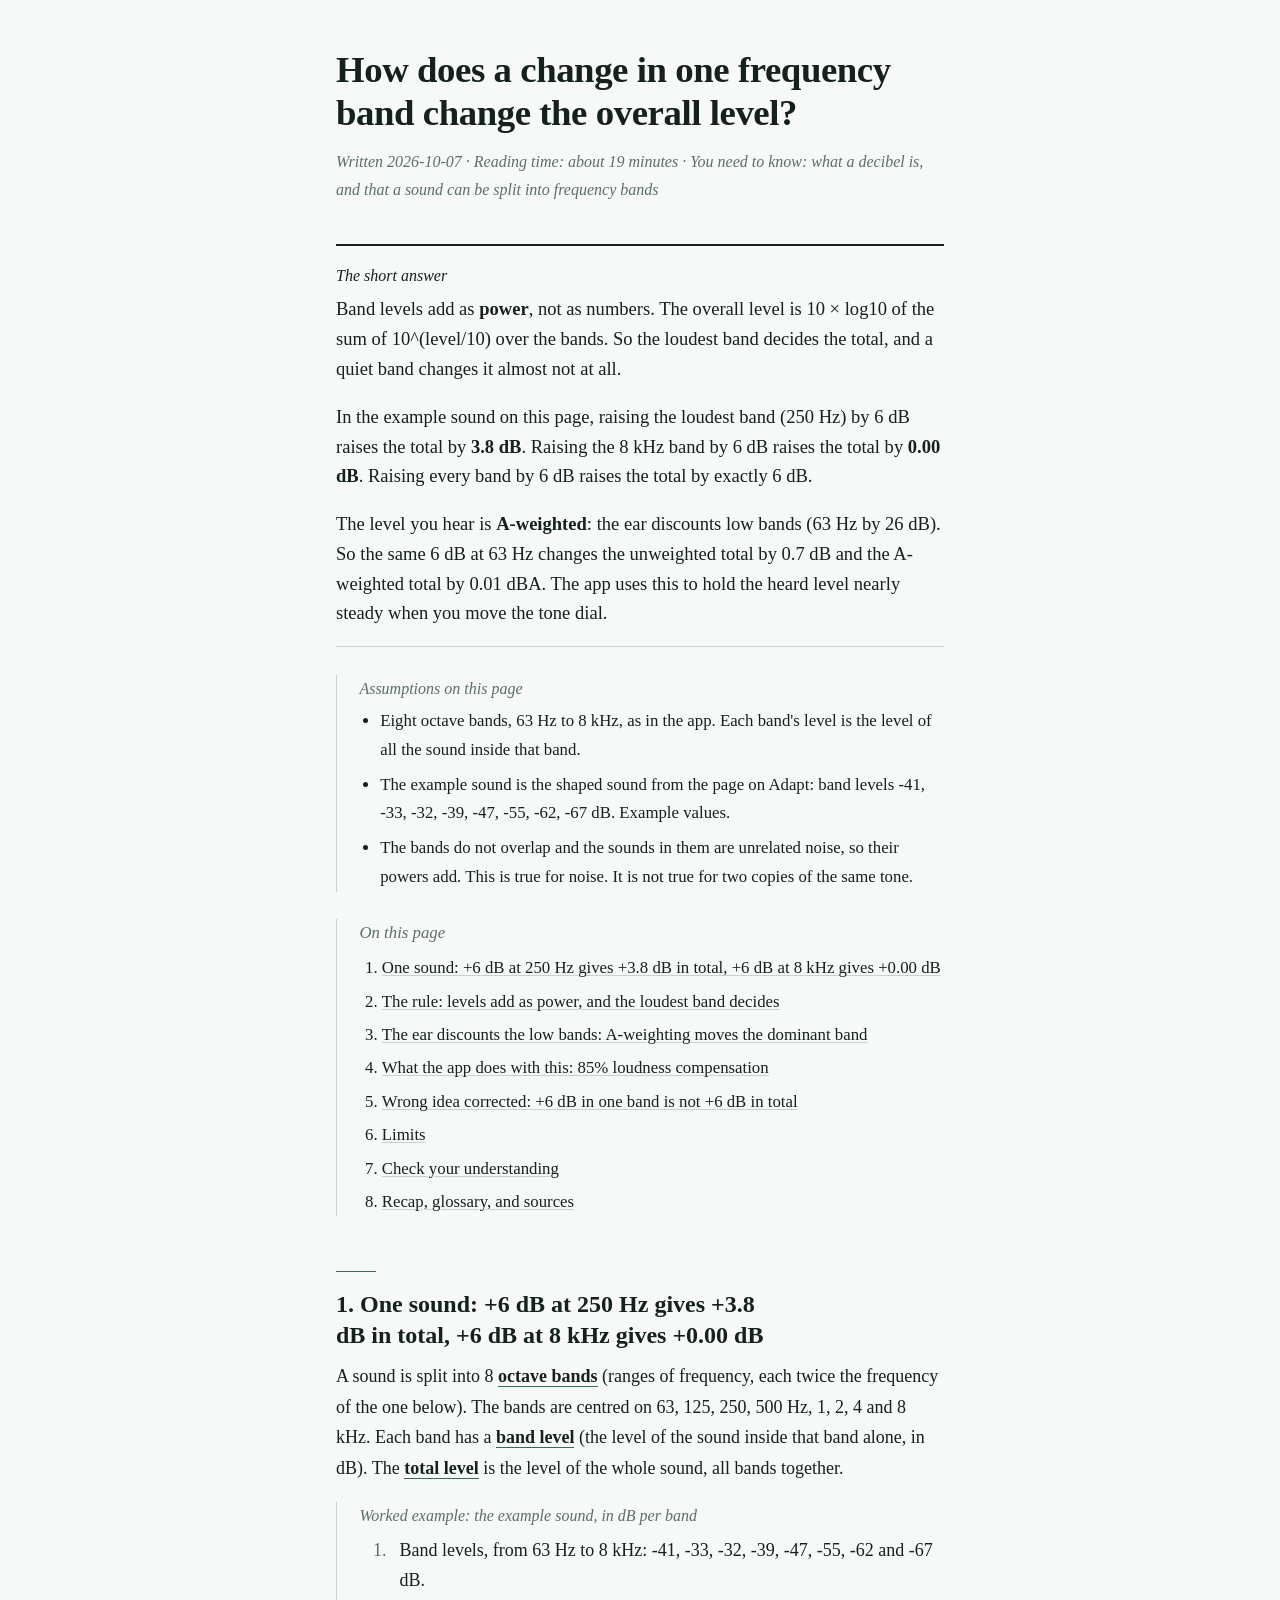
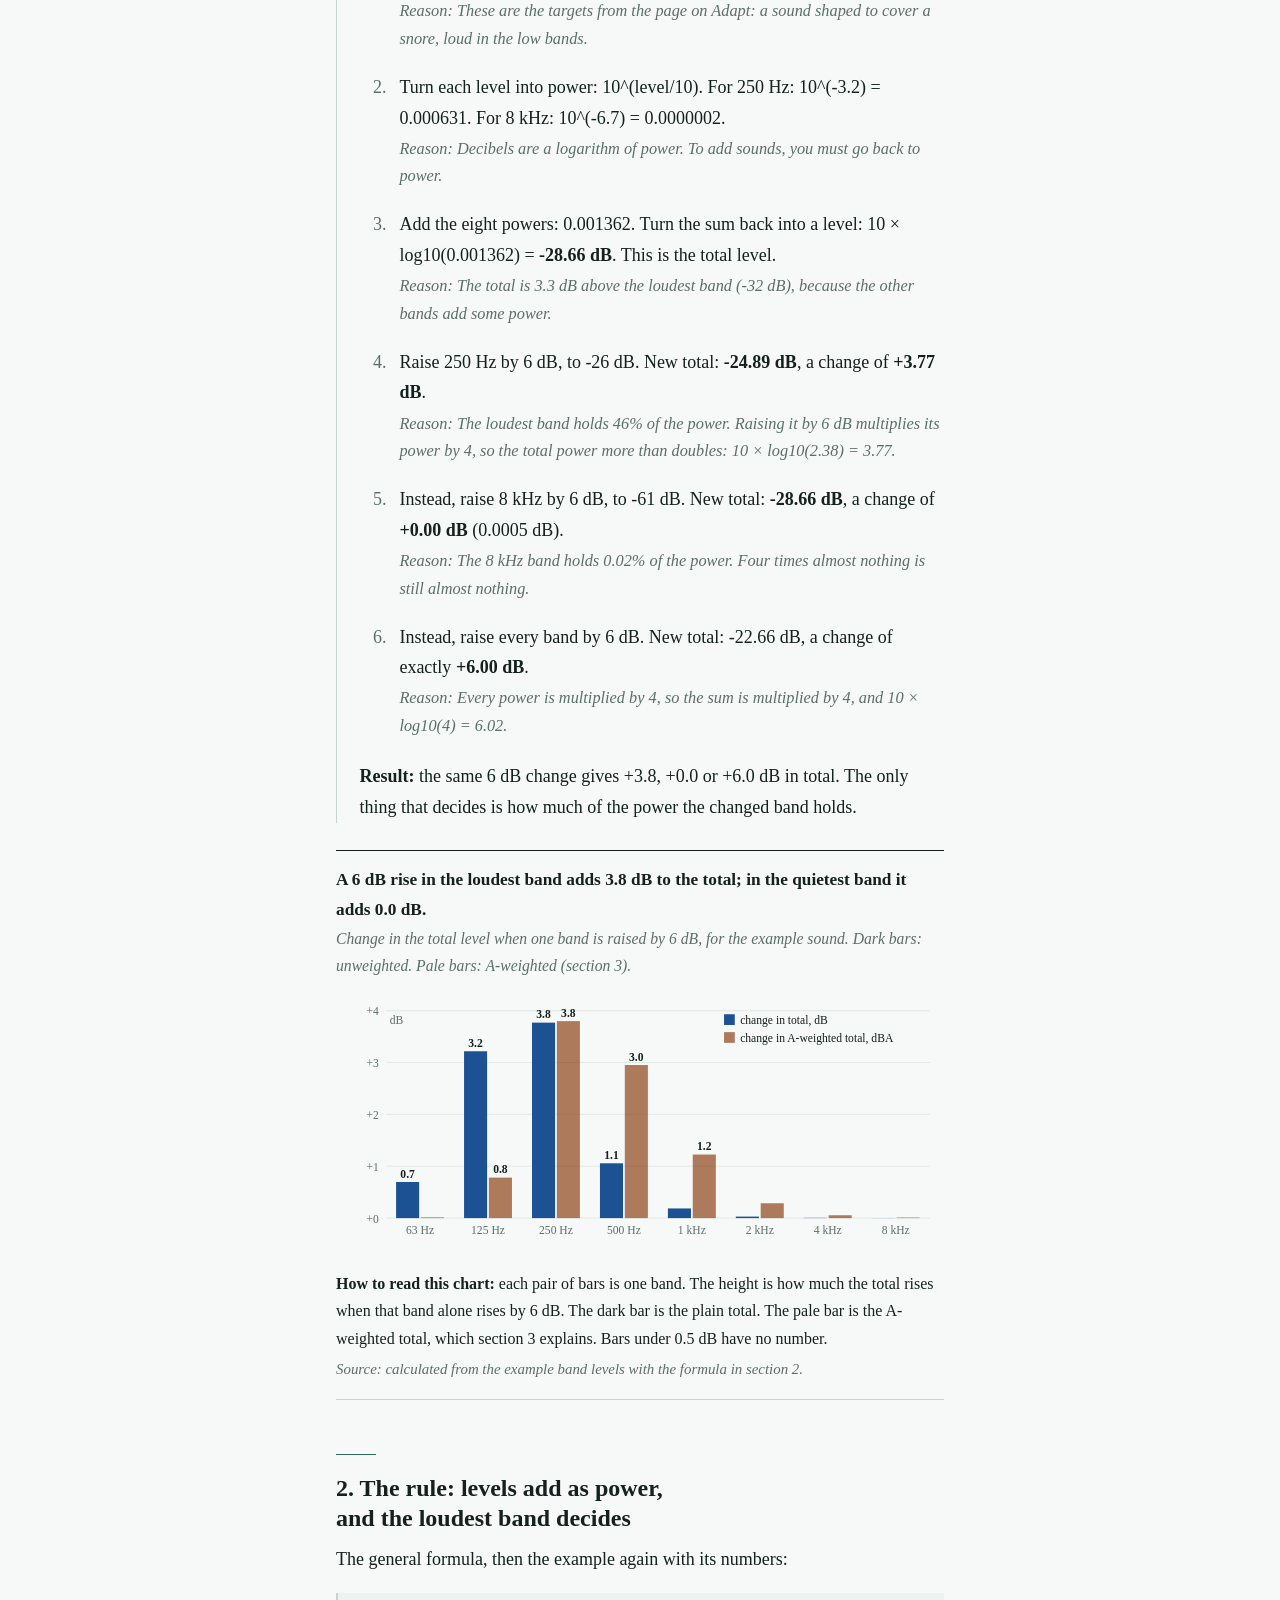
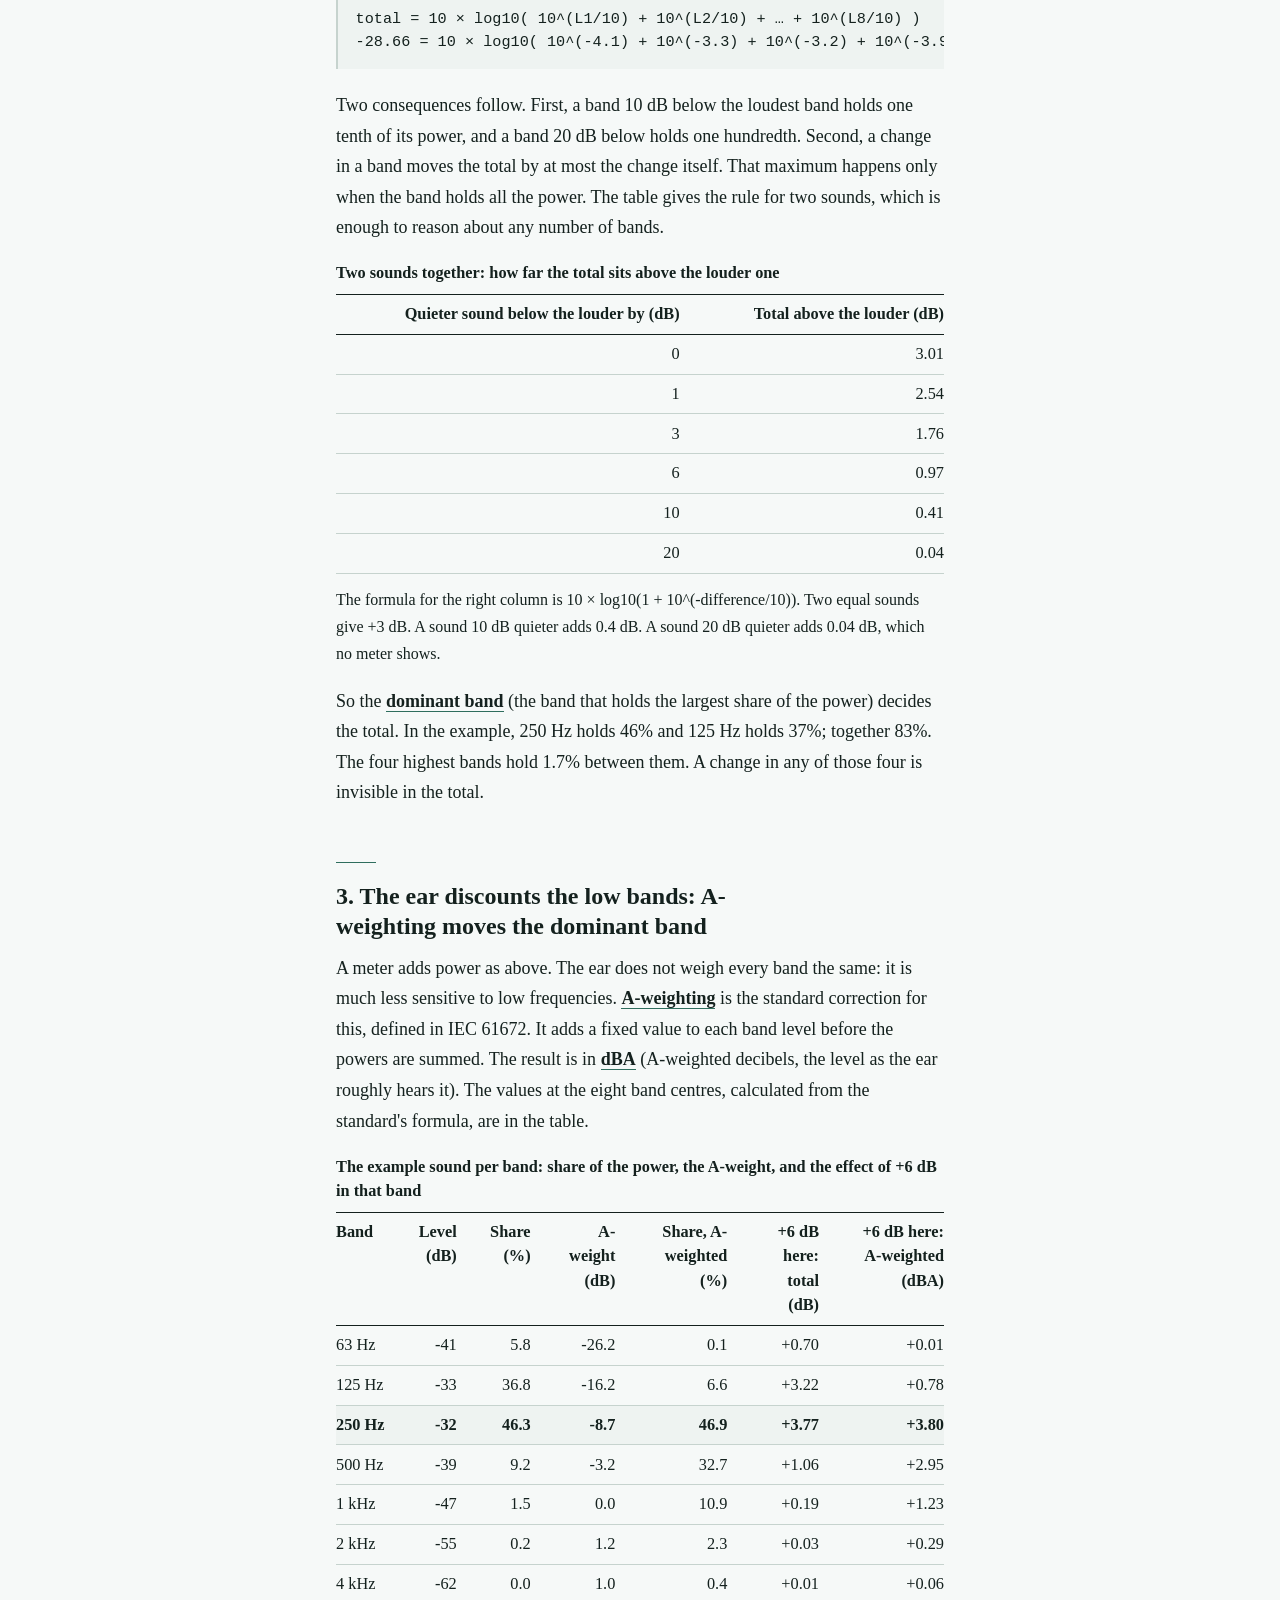
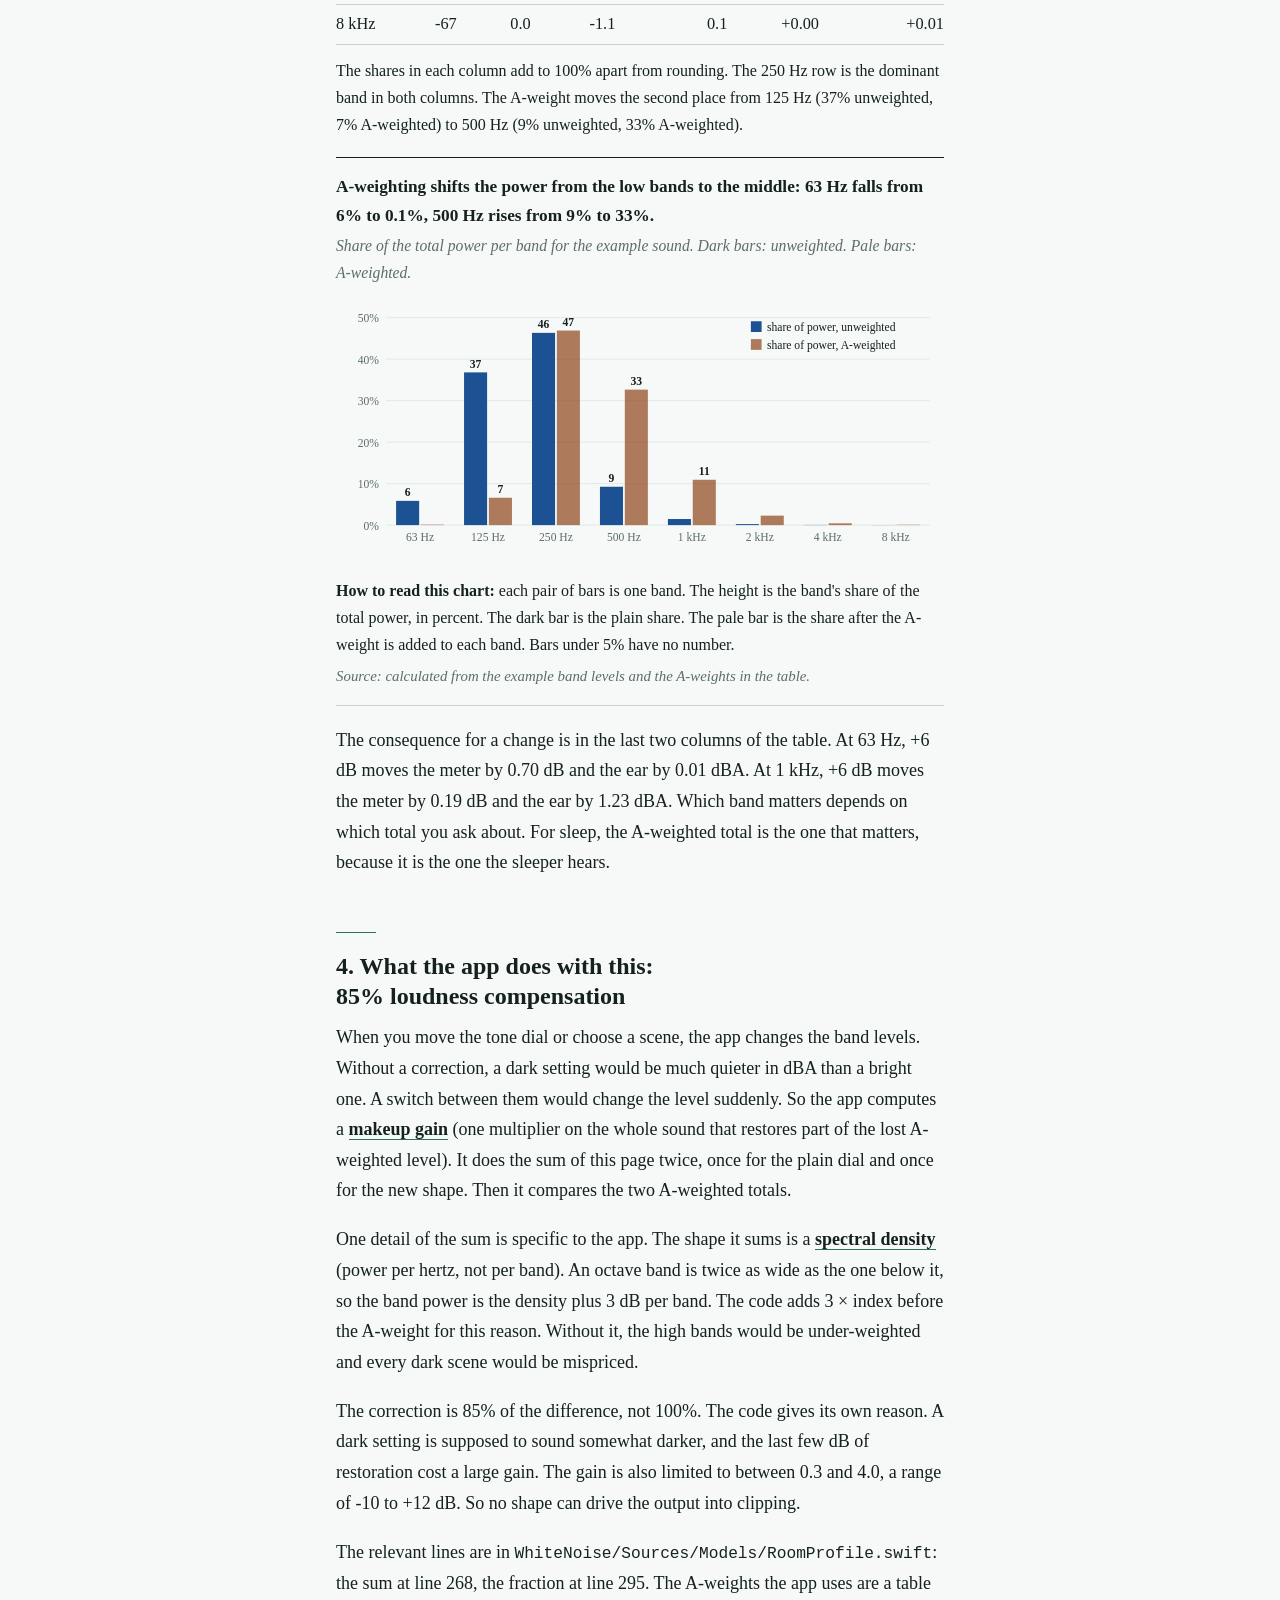
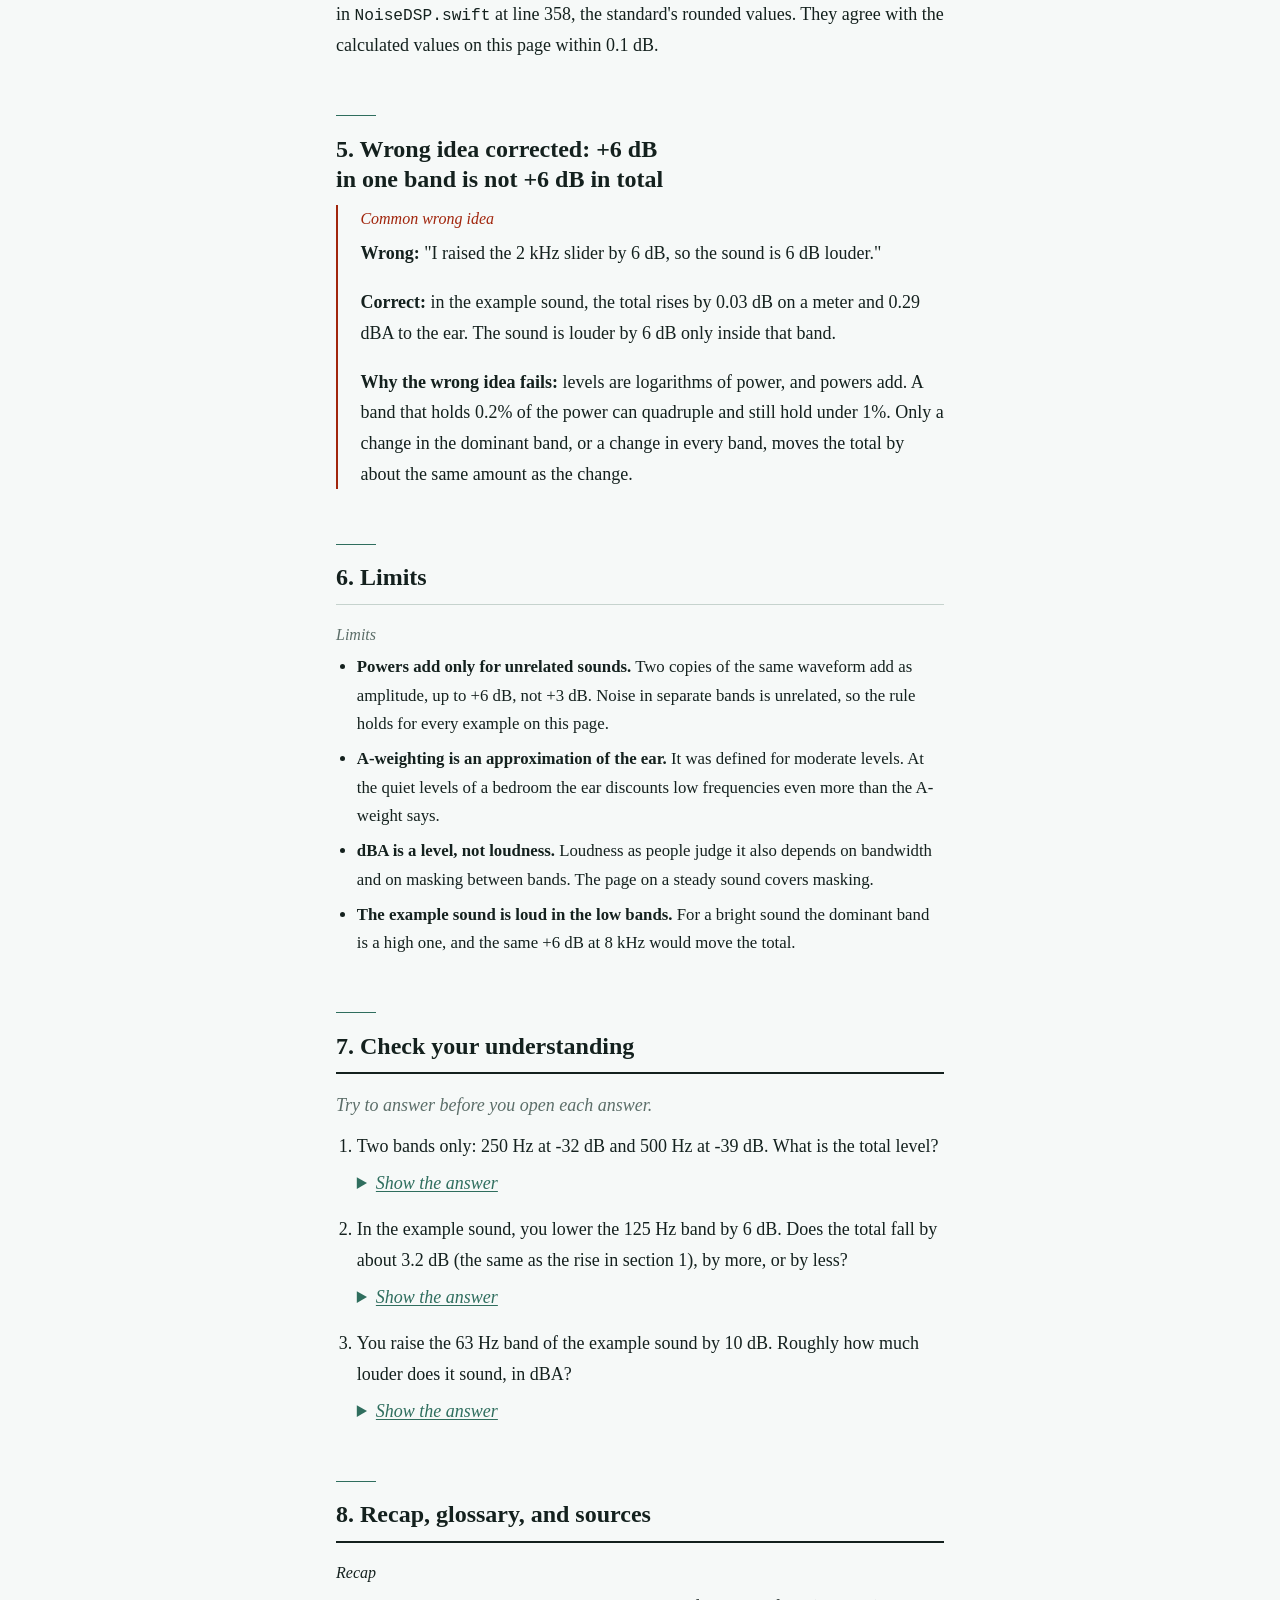
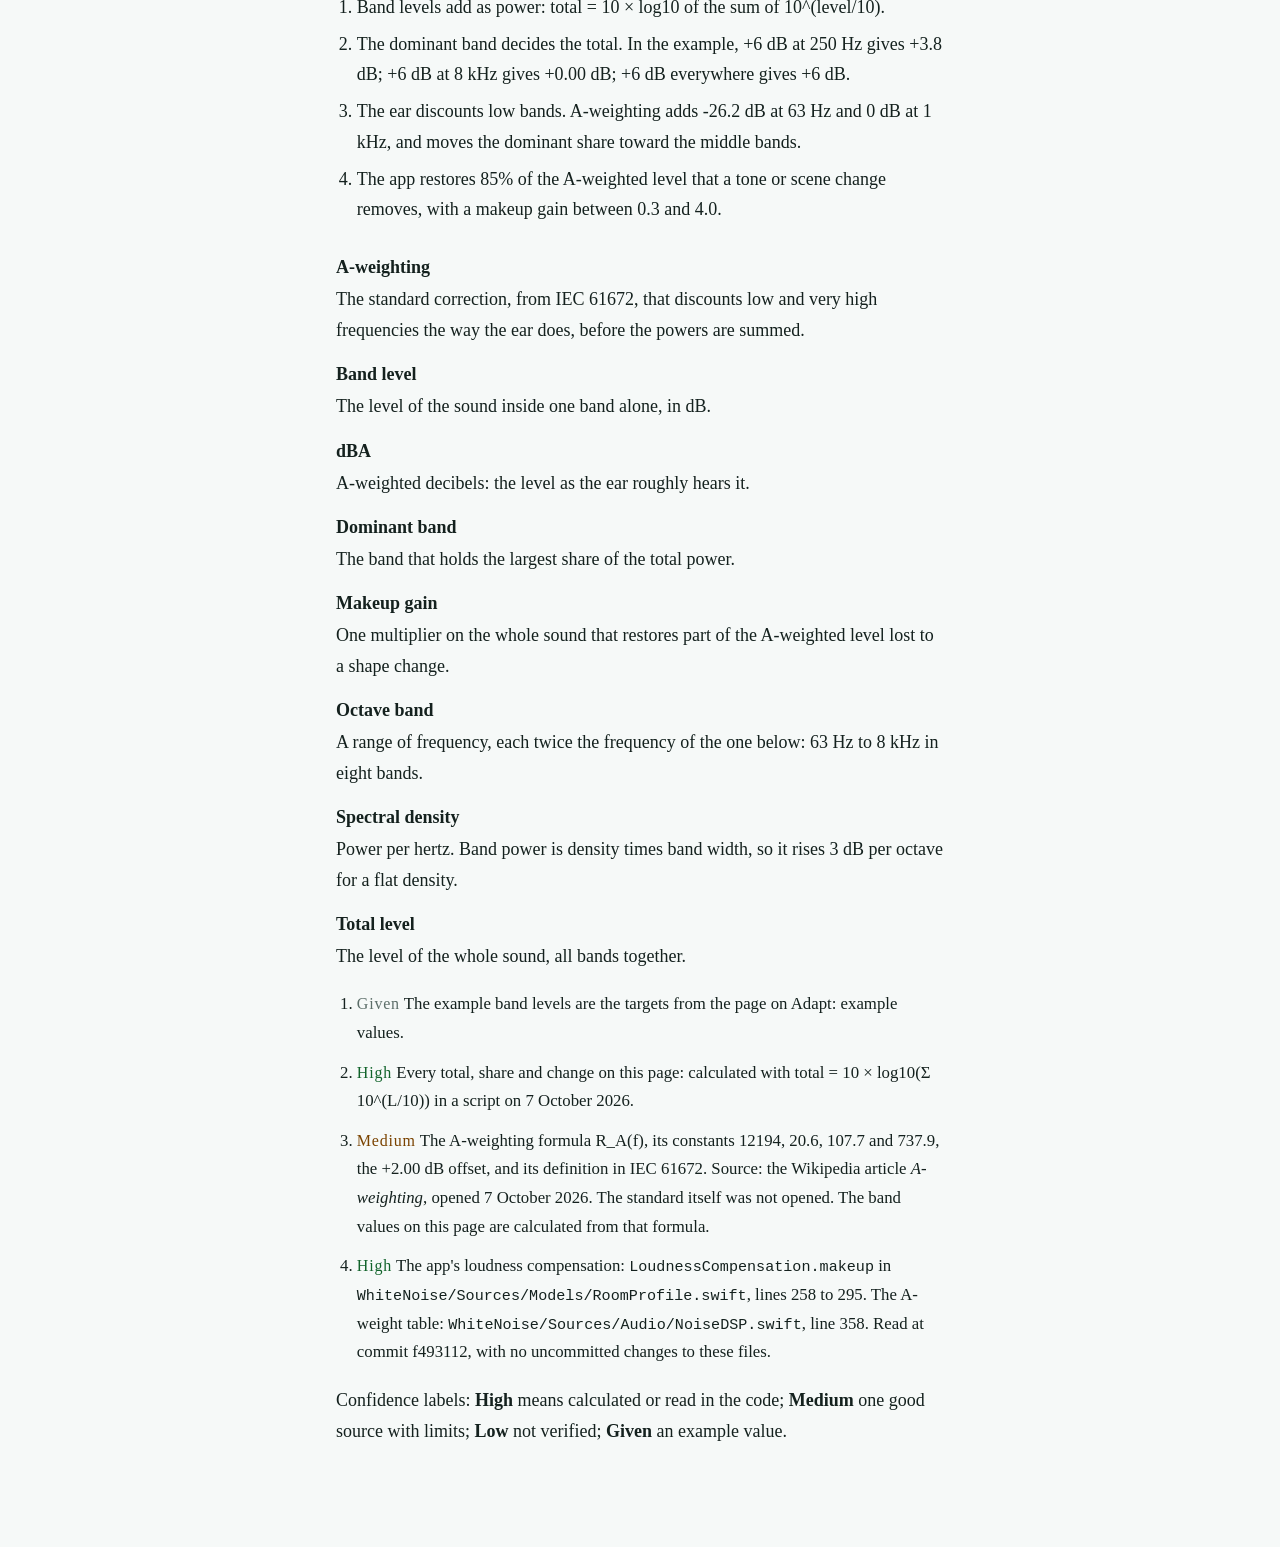
<file: blanket/band-levels.html>
<!doctype html>
<html lang="en">
<head>
<meta charset="utf-8">
<meta name="viewport" content="width=device-width, initial-scale=1">
<title>Band Levels Explained</title>
<meta name="description" content="How a change in one frequency band changes the overall level of a sound, with worked numbers.">
<link rel="icon" type="image/png" sizes="32x32" href="../icons/icon-32.png">
<link rel="icon" type="image/png" sizes="192x192" href="../icons/icon-192.png">
<link rel="apple-touch-icon" sizes="180x180" href="../icons/icon-180.png">
<meta property="og:type" content="website">
<meta property="og:site_name" content="Livyden Group">
<meta property="og:title" content="Band Levels Explained">
<meta property="og:description" content="How a change in one frequency band changes the overall level of a sound, with worked numbers.">
<meta property="og:url" content="https://livyden.com/blanket/band-levels.html">
<meta property="og:image" content="https://livyden.com/share/blanket.png">
<meta property="og:image:width" content="1200">
<meta property="og:image:height" content="630">
<meta property="og:image:alt" content="The Blanket app icon with a one-line description of the app">
<meta name="twitter:card" content="summary_large_image">
<style>
/* ---------- Typefaces. System serif only, so the page needs no external font. ---------- */
:root {
  --serif: "Iowan Old Style", "Charter", "Palatino Linotype", Palatino, "Sitka Text", Georgia,
    "Songti SC", "Hiragino Mincho ProN", "Noto Serif CJK SC", serif;
  --mono: ui-monospace, SFMono-Regular, Menlo, Consolas, "Liberation Mono", monospace;
}

/* ---------- Colour tokens. Light is the app's Lantern face (mint-grey paper, deep teal); dark is its Horizon face (amber on night). ---------- */
:root {
  --bg: #f6f9f8;
  --surface: #eef3f1;
  --text: #14211e;
  --muted: #5c6e69;
  --border: #c6d3ce;
  --accent: #2f6e5e;
  --accent-soft: #d6ebe3;
  --good: #11632a;
  --good-soft: #e9f1e7;
  --warn: #7a4300;
  --warn-soft: #f6eddc;
  --bad: #a1260d;
  --bad-soft: #f7e8e3;
  /* Chart series colours: blue, amber, purple, green. Validated for colour-blind readers:
     every pair stays distinct under protan, deutan, and tritan simulation, in both themes.
     Use them in this order. Use at most 4 series in one chart. */
  --s1: #1c5293;
  --s2: #863709;
  --s3: #9260da;
  --s4: #25984d;
  --grid: #dfe8e4;
}
@media (prefers-color-scheme: dark) {
  :root:not([data-theme="light"]) {
    --bg: #101013;
    --surface: #18181d;
    --text: #f2efe9;
    --muted: #b5b0a8;
    --border: #3e3a35;
    --accent: #e0a860;
    --accent-soft: #2b2116;
    --good: #7fd69a;
    --good-soft: #17251a;
    --warn: #f0b861;
    --warn-soft: #2c2314;
    --bad: #ff9d8a;
    --bad-soft: #2f1c17;
    --s1: #0774aa;
    --s2: #9e590d;
    --s3: #a473ee;
    --s4: #09af51;
    --grid: #26262b;
  }
}
:root[data-theme="dark"] {
  --bg: #101013;
  --surface: #18181d;
  --text: #f2efe9;
  --muted: #b5b0a8;
  --border: #3e3a35;
  --accent: #e0a860;
  --accent-soft: #2b2116;
  --good: #7fd69a;
  --good-soft: #17251a;
  --warn: #f0b861;
  --warn-soft: #2c2314;
  --bad: #ff9d8a;
  --bad-soft: #2f1c17;
  --s1: #0774aa;
  --s2: #9e590d;
  --s3: #a473ee;
  --s4: #09af51;
  --grid: #26262b;
}

/* ---------- Base text. One measure, left-aligned, generous line spacing. ---------- */
*, *::before, *::after { box-sizing: border-box; }
html { -webkit-text-size-adjust: 100%; }
body {
  margin: 0;
  background: var(--bg);
  color: var(--text);
  font-family: var(--serif);
  font-size: 1.125rem;
  line-height: 1.7;
  text-align: left;
  overflow-wrap: break-word;
  font-kerning: normal;
  font-synthesis: none;
}
main {
  max-width: 40rem;
  margin: 0 auto;
  padding: 3rem 16px 5rem;
}

/* Headings carry the structure through size and space. No rules across the page,
   except one short mark above each section heading. */
h1, h2, h3 { margin: 0; font-weight: 600; text-wrap: balance; }
h1 {
  font-size: 2.3rem;
  line-height: 1.17;
  letter-spacing: -0.012em;
  margin-bottom: 0.9rem;
}
h2 {
  font-size: 1.5rem;
  line-height: 1.26;
  margin-top: 3.4rem;
  margin-bottom: 0.7rem;
}
h2::before {
  content: "";
  display: block;
  width: 2.5rem;
  border-top: 1px solid var(--accent);
  margin-bottom: 1.1rem;
}
h3 { font-size: 1.15rem; margin-top: 1.9rem; margin-bottom: 0.45rem; }
p, ul, ol, dl, table, figure { margin: 0 0 1.15rem; }
p { text-wrap: pretty; }
ul, ol { padding-left: 1.3rem; }
li { margin-bottom: 0.4rem; }
a {
  color: var(--accent);
  text-decoration-thickness: 1px;
  text-underline-offset: 2px;
}
strong { font-weight: 600; }
.num, td.num, th.num { font-variant-numeric: tabular-nums; }

/* Code keeps only its own typeface. No chip, no frame around a word. */
code {
  font-family: var(--mono);
  font-size: 0.9em;
  font-variant-numeric: tabular-nums;
}
pre {
  background: var(--surface);
  border-left: 2px solid var(--border);
  padding: 0.9rem 1.1rem;
  overflow-x: auto;
  line-height: 1.55;
  font-size: 0.95rem;
  margin: 0 0 1.3rem;
}
pre code { font-size: 1em; }

/* ---------- Page header. One line under the title closes the masthead. ---------- */
.meta {
  color: var(--muted);
  font-style: italic;
  font-size: 1rem;
  margin: 0 0 2.6rem;
}

/* ---------- Boxes. No fill and no frame: a rule and space set each one apart.
              Every box keeps its written label, so colour is never the only signal. ---------- */
.box { margin: 0 0 1.7rem; }
.box > :last-child { margin-bottom: 0; }
.box .label {
  display: block;
  font-style: italic;
  font-weight: 400;
  font-size: 1rem;
  color: var(--muted);
  margin-bottom: 0.35rem;
}

/* The short answer is the opening statement of the page. Heaviest rule, largest text. */
.bottom-line {
  border-top: 2px solid var(--text);
  border-bottom: 1px solid var(--border);
  padding: 1.05rem 0 1.15rem;
  font-size: 1.16rem;
  line-height: 1.6;
}
.bottom-line .label { color: var(--text); }
.example { border-left: 1px solid var(--border); padding-left: 1.4rem; }
.mistake { border-left: 2px solid var(--bad); padding-left: 1.4rem; }
.mistake .label { color: var(--bad); }
.limits { border-top: 1px solid var(--border); padding-top: 1rem; font-size: 1.05rem; }
.assume {
  border-left: 1px solid var(--border);
  padding-left: 1.4rem;
  font-size: 1.05rem;
}
.assume .label { color: var(--muted); }
.predict { border-left: 2px solid var(--accent); padding-left: 1.4rem; }
.predict .label { color: var(--accent); }
.recap { border-top: 2px solid var(--text); padding-top: 1rem; }
.recap .label { color: var(--text); }

/* ---------- Contents list ---------- */
nav.contents {
  border-left: 1px solid var(--border);
  padding: 0 0 0 1.4rem;
  margin: 0 0 2rem;
  font-size: 1.05rem;
}
nav.contents ol { margin: 0; padding-left: 1.4rem; }
nav.contents li { margin-bottom: 0.3rem; }
nav.contents a { color: var(--text); text-decoration-color: var(--border); }
nav.contents a:hover { text-decoration-color: var(--accent); }
nav.contents .label {
  display: block;
  font-style: italic;
  font-weight: 400;
  color: var(--muted);
  margin-bottom: 0.45rem;
}

/* ---------- Key terms. The definition is in the sentence, not in a tooltip. ---------- */
dfn {
  font-style: normal;
  font-weight: 600;
  border-bottom: 1px solid var(--accent);
}
dl.glossary dt { font-weight: 600; margin-top: 0.85rem; }
dl.glossary dd { margin: 0.1rem 0 0 0; }

/* ---------- Numbered reasoning steps. The numeral sits in the margin, as in a book. ---------- */
ol.steps { list-style: none; padding: 0; counter-reset: step; }
ol.steps > li {
  counter-increment: step;
  position: relative;
  padding: 0 0 0.2rem 2.5rem;
  margin-bottom: 1rem;
}
ol.steps > li::before {
  content: counter(step) ".";
  position: absolute;
  left: 0;
  top: 0;
  width: 1.7rem;
  text-align: right;
  color: var(--muted);
  font-variant-numeric: tabular-nums;
  font-weight: 400;
}
.why {
  display: block;
  color: var(--muted);
  font-style: italic;
  font-size: 1.02rem;
  margin-top: 0.1rem;
}
.why::before { content: "Reason: "; font-weight: 400; }

/* ---------- Tables. Print rules only: one above the header, one under each row. ---------- */
.table-wrap { overflow-x: auto; margin: 0 0 1.15rem; }
.table-wrap table { margin: 0; }
/* When a table is wider than its frame, the script adds the class "scrolls". Then the title
   stays in view and a hint appears. */
.table-wrap.scrolls caption { position: sticky; left: 0; max-width: var(--wrap-width, 100%); }
.table-wrap.scrolls::before {
  content: "Move the table sideways to see all of it.";
  display: block;
  position: sticky;
  left: 0;
  color: var(--muted);
  font-style: italic;
  font-size: 0.9rem;
  margin-bottom: 0.3rem;
}
table { border-collapse: collapse; width: 100%; font-size: 1.02rem; line-height: 1.5; }
caption {
  text-align: left;
  font-weight: 600;
  padding-bottom: 0.5rem;
}
th, td {
  padding: 0.45rem 0.8rem;
  border-bottom: 1px solid var(--border);
  text-align: left;
  vertical-align: top;
}
th:first-child, td:first-child { padding-left: 0; }
th:last-child, td:last-child { padding-right: 0; }
thead th {
  border-top: 1px solid var(--text);
  border-bottom: 1px solid var(--text);
  font-weight: 600;
}
td.num, th.num { text-align: right; }
td.num { white-space: nowrap; }
.table-read { font-size: 1rem; margin: -0.4rem 0 1.15rem; }
tbody th { font-weight: 400; }
tr.highlight td, tr.highlight th { background: var(--surface); font-weight: 600; }

/* ---------- Figures. The title is a sentence that states the finding. ---------- */
figure {
  border-top: 1px solid var(--text);
  border-bottom: 1px solid var(--border);
  padding: 0.9rem 0 1rem;
}
figure .fig-title { font-weight: 600; font-size: 1.08rem; margin: 0 0 0.15rem; }
figure .fig-sub { color: var(--muted); font-style: italic; font-size: 0.98rem; margin: 0 0 0.7rem; }
figure .fig-read { font-size: 1rem; margin: 0.7rem 0 0; }
figure .fig-source { color: var(--muted); font-style: italic; font-size: 0.93rem; margin: 0.35rem 0 0; }
figure svg { display: block; width: 100%; height: auto; }
/* On a narrow screen a figure keeps a readable size and scrolls inside its own frame. */
.fig-scroll { overflow-x: auto; }
.fig-scroll svg { min-width: 34rem; }
@media (max-width: 40rem) {
  .fig-scroll::before {
    content: "Move the figure sideways to see all of it.";
    display: block;
    position: sticky;
    left: 0;
    color: var(--muted);
    font-style: italic;
    font-size: 0.9rem;
    margin-bottom: 0.3rem;
  }
}
svg text { font-family: var(--serif); fill: var(--text); }
svg .axis-label { fill: var(--muted); font-size: 13px; }
svg .grid { stroke: var(--grid); stroke-width: 1; }
svg .axis { stroke: var(--muted); stroke-width: 1; }
/* Diagram parts. A box is a thing. An arrow means "causes" or "then". */
svg .node { fill: none; stroke: var(--muted); stroke-width: 1.2; }
svg .arrow { fill: none; stroke: var(--text); stroke-width: 1.5; }
svg .arrow-head { fill: var(--text); }
svg .node-name { font-size: 14px; font-weight: 600; }
svg .node-value { font-size: 13px; fill: var(--muted); }
svg .arrow-label { font-size: 13px; font-style: italic; }

/* ---------- Text that is quoted from a source or from data. The language rules do not apply to it. ---------- */
.quoted { font-style: italic; }

/* ---------- Side-by-side comparison. One hairline divides the two cases. ---------- */
.compare {
  display: grid;
  grid-template-columns: 1fr 1fr;
  gap: 0 1.7rem;
  margin: 0 0 1.7rem;
  border-top: 1px solid var(--border);
  border-bottom: 1px solid var(--border);
  padding: 0.95rem 0 1rem;
}
.compare > div > :last-child { margin-bottom: 0; }
.compare > div + div { border-left: 1px solid var(--border); padding-left: 1.7rem; }
.compare h4 { margin: 0 0 0.4rem; font-size: 1.04rem; font-weight: 600; }
@media (max-width: 560px) {
  .compare { grid-template-columns: 1fr; gap: 1.1rem 0; }
  .compare > div + div {
    border-left: 0;
    padding-left: 0;
    border-top: 1px solid var(--border);
    padding-top: 1.1rem;
  }
}

/* ---------- Self-check questions. The answer is hidden until the reader tries. ---------- */
.check {
  border-top: 2px solid var(--text);
  padding-top: 1rem;
  margin: 0 0 1.8rem;
}
.check .label {
  display: block;
  font-style: italic;
  font-weight: 400;
  color: var(--muted);
  margin-bottom: 0.6rem;
}
.check ol { margin-bottom: 0; }
.check li { margin-bottom: 1rem; }
details { margin-top: 0.4rem; }
summary {
  cursor: pointer;
  color: var(--accent);
  font-style: italic;
  text-decoration: underline;
  text-decoration-thickness: 1px;
  text-underline-offset: 2px;
}
details > div {
  margin-top: 0.5rem;
  padding: 0.1rem 0 0.1rem 1.1rem;
  border-left: 1px solid var(--border);
}
details > div > :last-child { margin-bottom: 0; }

/* ---------- Optional depth. Visible label, one level only. ---------- */
details.optional {
  border-top: 1px solid var(--border);
  border-bottom: 1px solid var(--border);
  padding: 0.75rem 0;
  margin: 0 0 1.7rem;
}
details.optional > summary::before {
  content: "Optional detail: ";
  color: var(--muted);
  font-style: italic;
  font-weight: 400;
}

/* ---------- Part heading, for a page with several parts ---------- */
.part {
  margin: 4rem 0 0;
  padding: 0 0 0.35rem;
  border-bottom: 1px solid var(--text);
  font-size: 1.02rem;
  font-weight: 400;
  font-variant-caps: small-caps;
  letter-spacing: 0.07em;
  color: var(--muted);
}
.part + h2 { margin-top: 1.3rem; }
.part + h2::before { content: none; }
nav.contents .core::after {
  content: " (main path)";
  color: var(--muted);
  font-style: italic;
  font-size: 0.92rem;
}

/* ---------- Confidence labels. Small capitals plus the word, never colour alone. ---------- */
.conf {
  font-size: 1rem;
  font-weight: 400;
  font-variant-caps: small-caps;
  letter-spacing: 0.05em;
  white-space: nowrap;
}
.conf.high { color: var(--good); }
.conf.medium { color: var(--warn); }
.conf.low { color: var(--bad); }
.conf.given { color: var(--muted); }
ol.sources { font-size: 1.05rem; }
ol.sources li { margin-bottom: 0.7rem; }

/* ---------- Narrow screens. The title drops one step, the measure keeps its gutter. ---------- */
@media (max-width: 30rem) {
  body { font-size: 1.06rem; }
  main { padding: 2.2rem 16px 4rem; }
  h1 { font-size: 1.8rem; }
  h2 { font-size: 1.32rem; margin-top: 2.8rem; }
  .bottom-line { font-size: 1.1rem; }
}

/* ---------- Print. All hidden answers are opened by the script at the end of the file. ---------- */
@media print {
  body { font-size: 11pt; background: #fff; color: #000; }
  main { max-width: none; padding: 0; }
  nav.contents { display: none; }
  h2 { margin-top: 2rem; }
  .box, figure, .check, table, .compare { break-inside: avoid; }
  a { color: inherit; }
}
</style>
</head>
<body>
<main>

<!-- names: IEC -->
<h1>How does a change in one frequency band change the overall level?</h1>
<p class="meta">Written 2026-10-07 · Reading time: about 19 minutes · You need to know: what a decibel is, and that a sound can be split into frequency bands</p>

<div class="box bottom-line">
  <span class="label">The short answer</span>
  <p>Band levels add as <strong>power</strong>, not as numbers. The overall level is 10 × log10 of the sum of 10^(level/10) over the bands. So the loudest band decides the total, and a quiet band changes it almost not at all.</p>
  <p>In the example sound on this page, raising the loudest band (250 Hz) by 6 dB raises the total by <strong>3.8 dB</strong>. Raising the 8 kHz band by 6 dB raises the total by <strong>0.00 dB</strong>. Raising every band by 6 dB raises the total by exactly 6 dB.</p>
  <p>The level you hear is <strong>A-weighted</strong>: the ear discounts low bands (63 Hz by 26 dB). So the same 6 dB at 63 Hz changes the unweighted total by 0.7 dB and the A-weighted total by 0.01 dBA. The app uses this to hold the heard level nearly steady when you move the tone dial.</p>
</div>

<div class="box assume">
  <span class="label">Assumptions on this page</span>
  <ul>
    <li>Eight octave bands, 63 Hz to 8 kHz, as in the app. Each band's level is the level of all the sound inside that band.</li>
    <li>The example sound is the shaped sound from the page on Adapt: band levels -41, -33, -32, -39, -47, -55, -62, -67 dB. Example values.</li>
    <li>The bands do not overlap and the sounds in them are unrelated noise, so their powers add. This is true for noise. It is not true for two copies of the same tone.</li>
  </ul>
</div>

<nav class="contents">
  <span class="label">On this page</span>
  <ol>
    <li><a href="#example">One sound: +6 dB at 250 Hz gives +3.8 dB in total, +6 dB at 8 kHz gives +0.00 dB</a></li>
    <li><a href="#rule">The rule: levels add as power, and the loudest band decides</a></li>
    <li><a href="#weighting">The ear discounts the low bands: A-weighting moves the dominant band</a></li>
    <li><a href="#app">What the app does with this: 85% loudness compensation</a></li>
    <li><a href="#mistake">Wrong idea corrected: +6 dB in one band is not +6 dB in total</a></li>
    <li><a href="#limits">Limits</a></li>
    <li><a href="#check">Check your understanding</a></li>
    <li><a href="#recap">Recap, glossary, and sources</a></li>
  </ol>
</nav>

<h2 id="example">1. One sound: +6 dB at 250 Hz gives +3.8 dB in total, +6 dB at 8 kHz gives +0.00 dB</h2>
<p>A sound is split into 8 <dfn>octave bands</dfn> (ranges of frequency, each twice the frequency of the one below). The bands are centred on 63, 125, 250, 500 Hz, 1, 2, 4 and 8 kHz. Each band has a <dfn>band level</dfn> (the level of the sound inside that band alone, in dB). The <dfn>total level</dfn> is the level of the whole sound, all bands together.</p>

<div class="box example">
  <span class="label">Worked example: the example sound, in dB per band</span>
  <ol class="steps">
    <li>Band levels, from 63 Hz to 8 kHz: -41, -33, -32, -39, -47, -55, -62 and -67 dB.
      <span class="why">These are the targets from the page on Adapt: a sound shaped to cover a snore, loud in the low bands.</span></li>
    <li>Turn each level into power: 10^(level/10). For 250 Hz: 10^(-3.2) = 0.000631. For 8 kHz: 10^(-6.7) = 0.0000002.
      <span class="why">Decibels are a logarithm of power. To add sounds, you must go back to power.</span></li>
    <li>Add the eight powers: 0.001362. Turn the sum back into a level: 10 × log10(0.001362) = <strong>-28.66 dB</strong>. This is the total level.
      <span class="why">The total is 3.3 dB above the loudest band (-32 dB), because the other bands add some power.</span></li>
    <li>Raise 250 Hz by 6 dB, to -26 dB. New total: <strong>-24.89 dB</strong>, a change of <strong>+3.77 dB</strong>.
      <span class="why">The loudest band holds 46% of the power. Raising it by 6 dB multiplies its power by 4, so the total power more than doubles: 10 × log10(2.38) = 3.77.</span></li>
    <li>Instead, raise 8 kHz by 6 dB, to -61 dB. New total: <strong>-28.66 dB</strong>, a change of <strong>+0.00 dB</strong> (0.0005 dB).
      <span class="why">The 8 kHz band holds 0.02% of the power. Four times almost nothing is still almost nothing.</span></li>
    <li>Instead, raise every band by 6 dB. New total: -22.66 dB, a change of exactly <strong>+6.00 dB</strong>.
      <span class="why">Every power is multiplied by 4, so the sum is multiplied by 4, and 10 × log10(4) = 6.02.</span></li>
  </ol>
  <p><strong>Result:</strong> the same 6 dB change gives +3.8, +0.0 or +6.0 dB in total. The only thing that decides is how much of the power the changed band holds.</p>
</div>

<figure>
  <p class="fig-title">A 6 dB rise in the loudest band adds 3.8 dB to the total; in the quietest band it adds 0.0 dB.</p>
  <p class="fig-sub">Change in the total level when one band is raised by 6 dB, for the example sound. Dark bars: unweighted. Pale bars: A-weighted (section 3).</p>
  <div class="fig-scroll"><svg viewBox="0 0 680 300" role="img" aria-label="Bar chart. Raising one band by 6 decibels changes the total level by 3.8 decibels when the band is 250 hertz, the loudest band, and by 0.0 to 0.7 decibels for the other bands. A-weighted, the 63 hertz band changes the total by 0.0 decibels and the 1 kilohertz band by 1.2 decibels."><line class="grid" x1="56" y1="254.0" x2="664" y2="254.0"/><text class="axis-label" x="48" y="259.0" text-anchor="end" font-size="13">+0</text><line class="grid" x1="56" y1="196.0" x2="664" y2="196.0"/><text class="axis-label" x="48" y="201.0" text-anchor="end" font-size="13">+1</text><line class="grid" x1="56" y1="138.0" x2="664" y2="138.0"/><text class="axis-label" x="48" y="143.0" text-anchor="end" font-size="13">+2</text><line class="grid" x1="56" y1="80.0" x2="664" y2="80.0"/><text class="axis-label" x="48" y="85.0" text-anchor="end" font-size="13">+3</text><line class="grid" x1="56" y1="22.0" x2="664" y2="22.0"/><text class="axis-label" x="48" y="27.0" text-anchor="end" font-size="13">+4</text><rect x="67.2" y="213.6" width="25.8" height="40.4" fill="var(--s1)"/><rect x="95.0" y="253.2" width="25.8" height="0.8" fill="var(--s2)" opacity="0.65"/><text class="axis-label" x="94.0" y="272" text-anchor="middle" font-size="13">63 Hz</text><text x="80.1" y="208.6" text-anchor="middle" font-size="13" font-weight="600" fill="var(--text)">0.7</text><rect x="143.2" y="67.4" width="25.8" height="186.6" fill="var(--s1)"/><rect x="171.0" y="208.7" width="25.8" height="45.3" fill="var(--s2)" opacity="0.65"/><text class="axis-label" x="170.0" y="272" text-anchor="middle" font-size="13">125 Hz</text><text x="156.1" y="62.4" text-anchor="middle" font-size="13" font-weight="600" fill="var(--text)">3.2</text><text x="183.9" y="203.7" text-anchor="middle" font-size="13" font-weight="600" fill="var(--text)">0.8</text><rect x="219.2" y="35.4" width="25.8" height="218.6" fill="var(--s1)"/><rect x="247.0" y="33.7" width="25.8" height="220.3" fill="var(--s2)" opacity="0.65"/><text class="axis-label" x="246.0" y="272" text-anchor="middle" font-size="13">250 Hz</text><text x="232.1" y="30.4" text-anchor="middle" font-size="13" font-weight="600" fill="var(--text)">3.8</text><text x="259.9" y="28.7" text-anchor="middle" font-size="13" font-weight="600" fill="var(--text)">3.8</text><rect x="295.2" y="192.7" width="25.8" height="61.3" fill="var(--s1)"/><rect x="323.0" y="82.8" width="25.8" height="171.2" fill="var(--s2)" opacity="0.65"/><text class="axis-label" x="322.0" y="272" text-anchor="middle" font-size="13">500 Hz</text><text x="308.1" y="187.7" text-anchor="middle" font-size="13" font-weight="600" fill="var(--text)">1.1</text><text x="335.9" y="77.8" text-anchor="middle" font-size="13" font-weight="600" fill="var(--text)">3.0</text><rect x="371.2" y="243.2" width="25.8" height="10.8" fill="var(--s1)"/><rect x="399.0" y="182.9" width="25.8" height="71.1" fill="var(--s2)" opacity="0.65"/><text class="axis-label" x="398.0" y="272" text-anchor="middle" font-size="13">1 kHz</text><text x="411.9" y="177.9" text-anchor="middle" font-size="13" font-weight="600" fill="var(--text)">1.2</text><rect x="447.2" y="252.3" width="25.8" height="1.7" fill="var(--s1)"/><rect x="475.0" y="237.4" width="25.8" height="16.6" fill="var(--s2)" opacity="0.65"/><text class="axis-label" x="474.0" y="272" text-anchor="middle" font-size="13">2 kHz</text><rect x="523.2" y="253.7" width="25.8" height="0.3" fill="var(--s1)"/><rect x="551.0" y="250.8" width="25.8" height="3.2" fill="var(--s2)" opacity="0.65"/><text class="axis-label" x="550.0" y="272" text-anchor="middle" font-size="13">4 kHz</text><rect x="599.2" y="253.9" width="25.8" height="0.1" fill="var(--s1)"/><rect x="627.0" y="253.4" width="25.8" height="0.6" fill="var(--s2)" opacity="0.65"/><text class="axis-label" x="626.0" y="272" text-anchor="middle" font-size="13">8 kHz</text><rect x="434" y="26" width="12" height="12" fill="var(--s1)"/><text x="452" y="37" font-size="13" fill="var(--text)">change in total, dB</text><rect x="434" y="46" width="12" height="12" fill="var(--s2)" opacity="0.65"/><text x="452" y="57" font-size="13" fill="var(--text)">change in A-weighted total, dBA</text><text class="axis-label" x="60" y="37" font-size="13">dB</text></svg></div>
  <p class="fig-read"><strong>How to read this chart:</strong> each pair of bars is one band. The height is how much the total rises when that band alone rises by 6 dB. The dark bar is the plain total. The pale bar is the A-weighted total, which section 3 explains. Bars under 0.5 dB have no number.</p>
  <p class="fig-source">Source: calculated from the example band levels with the formula in section 2.</p>
</figure>

<h2 id="rule">2. The rule: levels add as power, and the loudest band decides</h2>
<p>The general formula, then the example again with its numbers:</p>
<pre><code>total = 10 × log10( 10^(L1/10) + 10^(L2/10) + … + 10^(L8/10) )
-28.66 = 10 × log10( 10^(-4.1) + 10^(-3.3) + 10^(-3.2) + 10^(-3.9) + 10^(-4.7) + 10^(-5.5) + 10^(-6.2) + 10^(-6.7) )</code></pre>
<p>Two consequences follow. First, a band 10 dB below the loudest band holds one tenth of its power, and a band 20 dB below holds one hundredth. Second, a change in a band moves the total by at most the change itself. That maximum happens only when the band holds all the power. The table gives the rule for two sounds, which is enough to reason about any number of bands.</p>

<div class="table-wrap">
<table>
  <caption>Two sounds together: how far the total sits above the louder one</caption>
  <thead><tr><th class="num">Quieter sound below the louder by (dB)</th><th class="num">Total above the louder (dB)</th></tr></thead>
  <tbody>
    <tr><th scope="row" class="num">0</th><td class="num">3.01</td></tr>
    <tr><th scope="row" class="num">1</th><td class="num">2.54</td></tr>
    <tr><th scope="row" class="num">3</th><td class="num">1.76</td></tr>
    <tr><th scope="row" class="num">6</th><td class="num">0.97</td></tr>
    <tr><th scope="row" class="num">10</th><td class="num">0.41</td></tr>
    <tr><th scope="row" class="num">20</th><td class="num">0.04</td></tr>
  </tbody>
</table>
</div>
<p class="table-read">The formula for the right column is 10 × log10(1 + 10^(-difference/10)). Two equal sounds give +3 dB. A sound 10 dB quieter adds 0.4 dB. A sound 20 dB quieter adds 0.04 dB, which no meter shows.</p>
<p>So the <dfn>dominant band</dfn> (the band that holds the largest share of the power) decides the total. In the example, 250 Hz holds 46% and 125 Hz holds 37%; together 83%. The four highest bands hold 1.7% between them. A change in any of those four is invisible in the total.</p>

<h2 id="weighting">3. The ear discounts the low bands: A-weighting moves the dominant band</h2>
<p>A meter adds power as above. The ear does not weigh every band the same: it is much less sensitive to low frequencies. <dfn>A-weighting</dfn> is the standard correction for this, defined in IEC 61672. It adds a fixed value to each band level before the powers are summed. The result is in <dfn>dBA</dfn> (A-weighted decibels, the level as the ear roughly hears it). The values at the eight band centres, calculated from the standard's formula, are in the table.</p>

<div class="table-wrap">
<table>
  <caption>The example sound per band: share of the power, the A-weight, and the effect of +6 dB in that band</caption>
  <thead><tr><th>Band</th><th class="num">Level (dB)</th><th class="num">Share (%)</th><th class="num">A-weight (dB)</th><th class="num">Share, A-weighted (%)</th><th class="num">+6 dB here: total (dB)</th><th class="num">+6 dB here: A-weighted (dBA)</th></tr></thead>
  <tbody><tr><th scope="row">63&nbsp;Hz</th><td class="num">-41</td><td class="num">5.8</td><td class="num">-26.2</td><td class="num">0.1</td><td class="num">+0.70</td><td class="num">+0.01</td></tr><tr><th scope="row">125&nbsp;Hz</th><td class="num">-33</td><td class="num">36.8</td><td class="num">-16.2</td><td class="num">6.6</td><td class="num">+3.22</td><td class="num">+0.78</td></tr><tr class="highlight"><th scope="row">250&nbsp;Hz</th><td class="num">-32</td><td class="num">46.3</td><td class="num">-8.7</td><td class="num">46.9</td><td class="num">+3.77</td><td class="num">+3.80</td></tr><tr><th scope="row">500&nbsp;Hz</th><td class="num">-39</td><td class="num">9.2</td><td class="num">-3.2</td><td class="num">32.7</td><td class="num">+1.06</td><td class="num">+2.95</td></tr><tr><th scope="row">1&nbsp;kHz</th><td class="num">-47</td><td class="num">1.5</td><td class="num">0.0</td><td class="num">10.9</td><td class="num">+0.19</td><td class="num">+1.23</td></tr><tr><th scope="row">2&nbsp;kHz</th><td class="num">-55</td><td class="num">0.2</td><td class="num">1.2</td><td class="num">2.3</td><td class="num">+0.03</td><td class="num">+0.29</td></tr><tr><th scope="row">4&nbsp;kHz</th><td class="num">-62</td><td class="num">0.0</td><td class="num">1.0</td><td class="num">0.4</td><td class="num">+0.01</td><td class="num">+0.06</td></tr><tr><th scope="row">8&nbsp;kHz</th><td class="num">-67</td><td class="num">0.0</td><td class="num">-1.1</td><td class="num">0.1</td><td class="num">+0.00</td><td class="num">+0.01</td></tr></tbody>
</table>
</div>
<p class="table-read">The shares in each column add to 100% apart from rounding. The 250 Hz row is the dominant band in both columns. The A-weight moves the second place from 125 Hz (37% unweighted, 7% A-weighted) to 500 Hz (9% unweighted, 33% A-weighted).</p>

<figure>
  <p class="fig-title">A-weighting shifts the power from the low bands to the middle: 63 Hz falls from 6% to 0.1%, 500 Hz rises from 9% to 33%.</p>
  <p class="fig-sub">Share of the total power per band for the example sound. Dark bars: unweighted. Pale bars: A-weighted.</p>
  <div class="fig-scroll"><svg viewBox="0 0 680 300" role="img" aria-label="Bar chart. Share of the total sound power per octave band. Unweighted: 250 hertz holds 46 percent and 125 hertz 37 percent. A-weighted: 250 hertz holds 47 percent, 500 hertz 33 percent and 1 kilohertz 11 percent, while 63 hertz falls from 6 percent to 0.1 percent."><line class="grid" x1="56" y1="254.0" x2="664" y2="254.0"/><text class="axis-label" x="48" y="259.0" text-anchor="end" font-size="13">0%</text><line class="grid" x1="56" y1="207.6" x2="664" y2="207.6"/><text class="axis-label" x="48" y="212.6" text-anchor="end" font-size="13">10%</text><line class="grid" x1="56" y1="161.2" x2="664" y2="161.2"/><text class="axis-label" x="48" y="166.2" text-anchor="end" font-size="13">20%</text><line class="grid" x1="56" y1="114.8" x2="664" y2="114.8"/><text class="axis-label" x="48" y="119.8" text-anchor="end" font-size="13">30%</text><line class="grid" x1="56" y1="68.4" x2="664" y2="68.4"/><text class="axis-label" x="48" y="73.4" text-anchor="end" font-size="13">40%</text><line class="grid" x1="56" y1="22.0" x2="664" y2="22.0"/><text class="axis-label" x="48" y="27.0" text-anchor="end" font-size="13">50%</text><rect x="67.2" y="226.9" width="25.8" height="27.1" fill="var(--s1)"/><rect x="95.0" y="253.5" width="25.8" height="0.5" fill="var(--s2)" opacity="0.65"/><text class="axis-label" x="94.0" y="272" text-anchor="middle" font-size="13">63 Hz</text><text x="80.1" y="221.9" text-anchor="middle" font-size="13" font-weight="600" fill="var(--text)">6</text><rect x="143.2" y="83.2" width="25.8" height="170.8" fill="var(--s1)"/><rect x="171.0" y="223.4" width="25.8" height="30.6" fill="var(--s2)" opacity="0.65"/><text class="axis-label" x="170.0" y="272" text-anchor="middle" font-size="13">125 Hz</text><text x="156.1" y="78.2" text-anchor="middle" font-size="13" font-weight="600" fill="var(--text)">37</text><text x="183.9" y="218.4" text-anchor="middle" font-size="13" font-weight="600" fill="var(--text)">7</text><rect x="219.2" y="39.0" width="25.8" height="215.0" fill="var(--s1)"/><rect x="247.0" y="36.4" width="25.8" height="217.6" fill="var(--s2)" opacity="0.65"/><text class="axis-label" x="246.0" y="272" text-anchor="middle" font-size="13">250 Hz</text><text x="232.1" y="34.0" text-anchor="middle" font-size="13" font-weight="600" fill="var(--text)">46</text><text x="259.9" y="31.4" text-anchor="middle" font-size="13" font-weight="600" fill="var(--text)">47</text><rect x="295.2" y="211.1" width="25.8" height="42.9" fill="var(--s1)"/><rect x="323.0" y="102.5" width="25.8" height="151.5" fill="var(--s2)" opacity="0.65"/><text class="axis-label" x="322.0" y="272" text-anchor="middle" font-size="13">500 Hz</text><text x="308.1" y="206.1" text-anchor="middle" font-size="13" font-weight="600" fill="var(--text)">9</text><text x="335.9" y="97.5" text-anchor="middle" font-size="13" font-weight="600" fill="var(--text)">33</text><rect x="371.2" y="247.2" width="25.8" height="6.8" fill="var(--s1)"/><rect x="399.0" y="203.3" width="25.8" height="50.7" fill="var(--s2)" opacity="0.65"/><text class="axis-label" x="398.0" y="272" text-anchor="middle" font-size="13">1 kHz</text><text x="411.9" y="198.3" text-anchor="middle" font-size="13" font-weight="600" fill="var(--text)">11</text><rect x="447.2" y="252.9" width="25.8" height="1.1" fill="var(--s1)"/><rect x="475.0" y="243.4" width="25.8" height="10.6" fill="var(--s2)" opacity="0.65"/><text class="axis-label" x="474.0" y="272" text-anchor="middle" font-size="13">2 kHz</text><rect x="523.2" y="253.8" width="25.8" height="0.2" fill="var(--s1)"/><rect x="551.0" y="252.0" width="25.8" height="2.0" fill="var(--s2)" opacity="0.65"/><text class="axis-label" x="550.0" y="272" text-anchor="middle" font-size="13">4 kHz</text><rect x="599.2" y="253.9" width="25.8" height="0.1" fill="var(--s1)"/><rect x="627.0" y="253.6" width="25.8" height="0.4" fill="var(--s2)" opacity="0.65"/><text class="axis-label" x="626.0" y="272" text-anchor="middle" font-size="13">8 kHz</text><rect x="464" y="26" width="12" height="12" fill="var(--s1)"/><text x="482" y="37" font-size="13" fill="var(--text)">share of power, unweighted</text><rect x="464" y="46" width="12" height="12" fill="var(--s2)" opacity="0.65"/><text x="482" y="57" font-size="13" fill="var(--text)">share of power, A-weighted</text></svg></div>
  <p class="fig-read"><strong>How to read this chart:</strong> each pair of bars is one band. The height is the band's share of the total power, in percent. The dark bar is the plain share. The pale bar is the share after the A-weight is added to each band. Bars under 5% have no number.</p>
  <p class="fig-source">Source: calculated from the example band levels and the A-weights in the table.</p>
</figure>

<p>The consequence for a change is in the last two columns of the table. At 63 Hz, +6 dB moves the meter by 0.70 dB and the ear by 0.01 dBA. At 1 kHz, +6 dB moves the meter by 0.19 dB and the ear by 1.23 dBA. Which band matters depends on which total you ask about. For sleep, the A-weighted total is the one that matters, because it is the one the sleeper hears.</p>

<h2 id="app">4. What the app does with this: 85% loudness compensation</h2>
<p>When you move the tone dial or choose a scene, the app changes the band levels. Without a correction, a dark setting would be much quieter in dBA than a bright one. A switch between them would change the level suddenly. So the app computes a <dfn>makeup gain</dfn> (one multiplier on the whole sound that restores part of the lost A-weighted level). It does the sum of this page twice, once for the plain dial and once for the new shape. Then it compares the two A-weighted totals.</p>
<p>One detail of the sum is specific to the app. The shape it sums is a <dfn>spectral density</dfn> (power per hertz, not per band). An octave band is twice as wide as the one below it, so the band power is the density plus 3 dB per band. The code adds 3 × index before the A-weight for this reason. Without it, the high bands would be under-weighted and every dark scene would be mispriced.</p>
<p>The correction is 85% of the difference, not 100%. The code gives its own reason. A dark setting is supposed to sound somewhat darker, and the last few dB of restoration cost a large gain. The gain is also limited to between 0.3 and 4.0, a range of -10 to +12 dB. So no shape can drive the output into clipping.</p>
<p>The relevant lines are in <code>WhiteNoise/Sources/Models/RoomProfile.swift</code>: the sum at line 268, the fraction at line 295. The A-weights the app uses are a table in <code>NoiseDSP.swift</code> at line 358, the standard's rounded values. They agree with the calculated values on this page within 0.1 dB.</p>

<h2 id="mistake">5. Wrong idea corrected: +6 dB in one band is not +6 dB in total</h2>
<div class="box mistake">
  <span class="label">Common wrong idea</span>
  <p><strong>Wrong:</strong> "I raised the 2 kHz slider by 6 dB, so the sound is 6 dB louder."</p>
  <p><strong>Correct:</strong> in the example sound, the total rises by 0.03 dB on a meter and 0.29 dBA to the ear. The sound is louder by 6 dB only inside that band.</p>
  <p><strong>Why the wrong idea fails:</strong> levels are logarithms of power, and powers add. A band that holds 0.2% of the power can quadruple and still hold under 1%. Only a change in the dominant band, or a change in every band, moves the total by about the same amount as the change.</p>
</div>

<h2 id="limits">6. Limits</h2>
<div class="box limits">
  <span class="label">Limits</span>
  <ul>
    <li><strong>Powers add only for unrelated sounds.</strong> Two copies of the same waveform add as amplitude, up to +6 dB, not +3 dB. Noise in separate bands is unrelated, so the rule holds for every example on this page.</li>
    <li><strong>A-weighting is an approximation of the ear.</strong> It was defined for moderate levels. At the quiet levels of a bedroom the ear discounts low frequencies even more than the A-weight says.</li>
    <li><strong>dBA is a level, not loudness.</strong> Loudness as people judge it also depends on bandwidth and on masking between bands. The page on a steady sound covers masking.</li>
    <li><strong>The example sound is loud in the low bands.</strong> For a bright sound the dominant band is a high one, and the same +6 dB at 8 kHz would move the total.</li>
  </ul>
</div>

<h2 id="check">7. Check your understanding</h2>
<div class="check">
  <span class="label">Try to answer before you open each answer.</span>
  <ol>
    <li>Two bands only: 250 Hz at -32 dB and 500 Hz at -39 dB. What is the total level?
      <details>
        <summary>Show the answer</summary>
        <div><p><strong>-31.2 dB.</strong></p><p>The quieter band is 7 dB below the louder. From the table in <a href="#rule">section 2</a>, the answer lies between the 6 dB row (0.97) and the 10 dB row (0.41). Exactly: 10 × log10(1 + 10^(-0.7)) = 0.79 dB, so -32 + 0.79 = -31.2 dB. A typical wrong answer is -71 dB (the numbers added) or -35.5 dB (the numbers averaged).</p></div>
      </details>
    </li>
    <li>In the example sound, you lower the 125 Hz band by 6 dB. Does the total fall by about 3.2 dB (the same as the rise in section 1), by more, or by less?
      <details>
        <summary>Show the answer</summary>
        <div><p><strong>By less: about 1.4 dB.</strong></p><p>A rise of 6 dB multiplies the band's power by 4; a fall of 6 dB divides it by 4. The 125 Hz band holds 37% of the power. After the cut it holds 37% ÷ 4 = 9% of the old total. So the total power falls to 72% of what it was, and 10 × log10(0.72) = -1.4 dB. A rise and a fall in one band are not symmetric, because the other bands do not change. A typical wrong answer is -3.2 dB by symmetry.</p></div>
      </details>
    </li>
    <li>You raise the 63 Hz band of the example sound by 10 dB. Roughly how much louder does it sound, in dBA?
      <details>
        <summary>Show the answer</summary>
        <div><p><strong>About 0.04 dBA, which is not audible.</strong></p><p>At 63 Hz the A-weight is -26.2 dB, so the band holds 0.1% of the A-weighted power. Ten times 0.1% is 1%, and 10 × log10(1.01) = 0.04 dBA. The meter would show +1.8 dB unweighted. See <a href="#weighting">section 3</a>. A typical wrong answer is "10 dB louder".</p></div>
      </details>
    </li>
  </ol>
</div>

<h2 id="recap">8. Recap, glossary, and sources</h2>
<div class="box recap">
  <span class="label">Recap</span>
  <ol>
    <li>Band levels add as power: total = 10 × log10 of the sum of 10^(level/10).</li>
    <li>The dominant band decides the total. In the example, +6 dB at 250 Hz gives +3.8 dB; +6 dB at 8 kHz gives +0.00 dB; +6 dB everywhere gives +6 dB.</li>
    <li>The ear discounts low bands. A-weighting adds -26.2 dB at 63 Hz and 0 dB at 1 kHz, and moves the dominant share toward the middle bands.</li>
    <li>The app restores 85% of the A-weighted level that a tone or scene change removes, with a makeup gain between 0.3 and 4.0.</li>
  </ol>
</div>

<dl class="glossary">
  <dt>A-weighting</dt><dd>The standard correction, from IEC 61672, that discounts low and very high frequencies the way the ear does, before the powers are summed.</dd>
  <dt>Band level</dt><dd>The level of the sound inside one band alone, in dB.</dd>
  <dt>dBA</dt><dd>A-weighted decibels: the level as the ear roughly hears it.</dd>
  <dt>Dominant band</dt><dd>The band that holds the largest share of the total power.</dd>
  <dt>Makeup gain</dt><dd>One multiplier on the whole sound that restores part of the A-weighted level lost to a shape change.</dd>
  <dt>Octave band</dt><dd>A range of frequency, each twice the frequency of the one below: 63 Hz to 8 kHz in eight bands.</dd>
  <dt>Spectral density</dt><dd>Power per hertz. Band power is density times band width, so it rises 3 dB per octave for a flat density.</dd>
  <dt>Total level</dt><dd>The level of the whole sound, all bands together.</dd>
</dl>

<ol class="sources">
  <li><span class="conf given">Given</span> The example band levels are the targets from the page on Adapt: example values.</li>
  <li><span class="conf high">High</span> Every total, share and change on this page: calculated with total = 10 × log10(Σ 10^(L/10)) in a script on 7 October 2026.</li>
  <li><span class="conf medium">Medium</span> The A-weighting formula R_A(f), its constants 12194, 20.6, 107.7 and 737.9, the +2.00 dB offset, and its definition in IEC 61672. Source: the Wikipedia article <span class="quoted">A-weighting</span>, opened 7 October 2026. The standard itself was not opened. The band values on this page are calculated from that formula.</li>
  <li><span class="conf high">High</span> The app's loudness compensation: <code>LoudnessCompensation.makeup</code> in <code>WhiteNoise/Sources/Models/RoomProfile.swift</code>, lines 258 to 295. The A-weight table: <code>WhiteNoise/Sources/Audio/NoiseDSP.swift</code>, line 358. Read at commit f493112, with no uncommitted changes to these files.</li>
</ol>
<p>Confidence labels: <strong>High</strong> means calculated or read in the code; <strong>Medium</strong> one good source with limits; <strong>Low</strong> not verified; <strong>Given</strong> an example value.</p>

</main>
<script>
// Open every hidden answer before printing, so the printed page is complete.
window.addEventListener("beforeprint", function () {
  document.querySelectorAll("details").forEach(function (d) { d.open = true; });
});
// Mark each table that is wider than its frame. The styles then show a hint and keep the title in view.
function markWideTables() {
  document.querySelectorAll(".table-wrap").forEach(function (w) {
    w.classList.toggle("scrolls", w.scrollWidth > w.clientWidth + 1);
    w.style.setProperty("--wrap-width", w.clientWidth + "px");
  });
}
window.addEventListener("load", markWideTables);
window.addEventListener("resize", markWideTables);
</script>
</body>
</html>
</file>
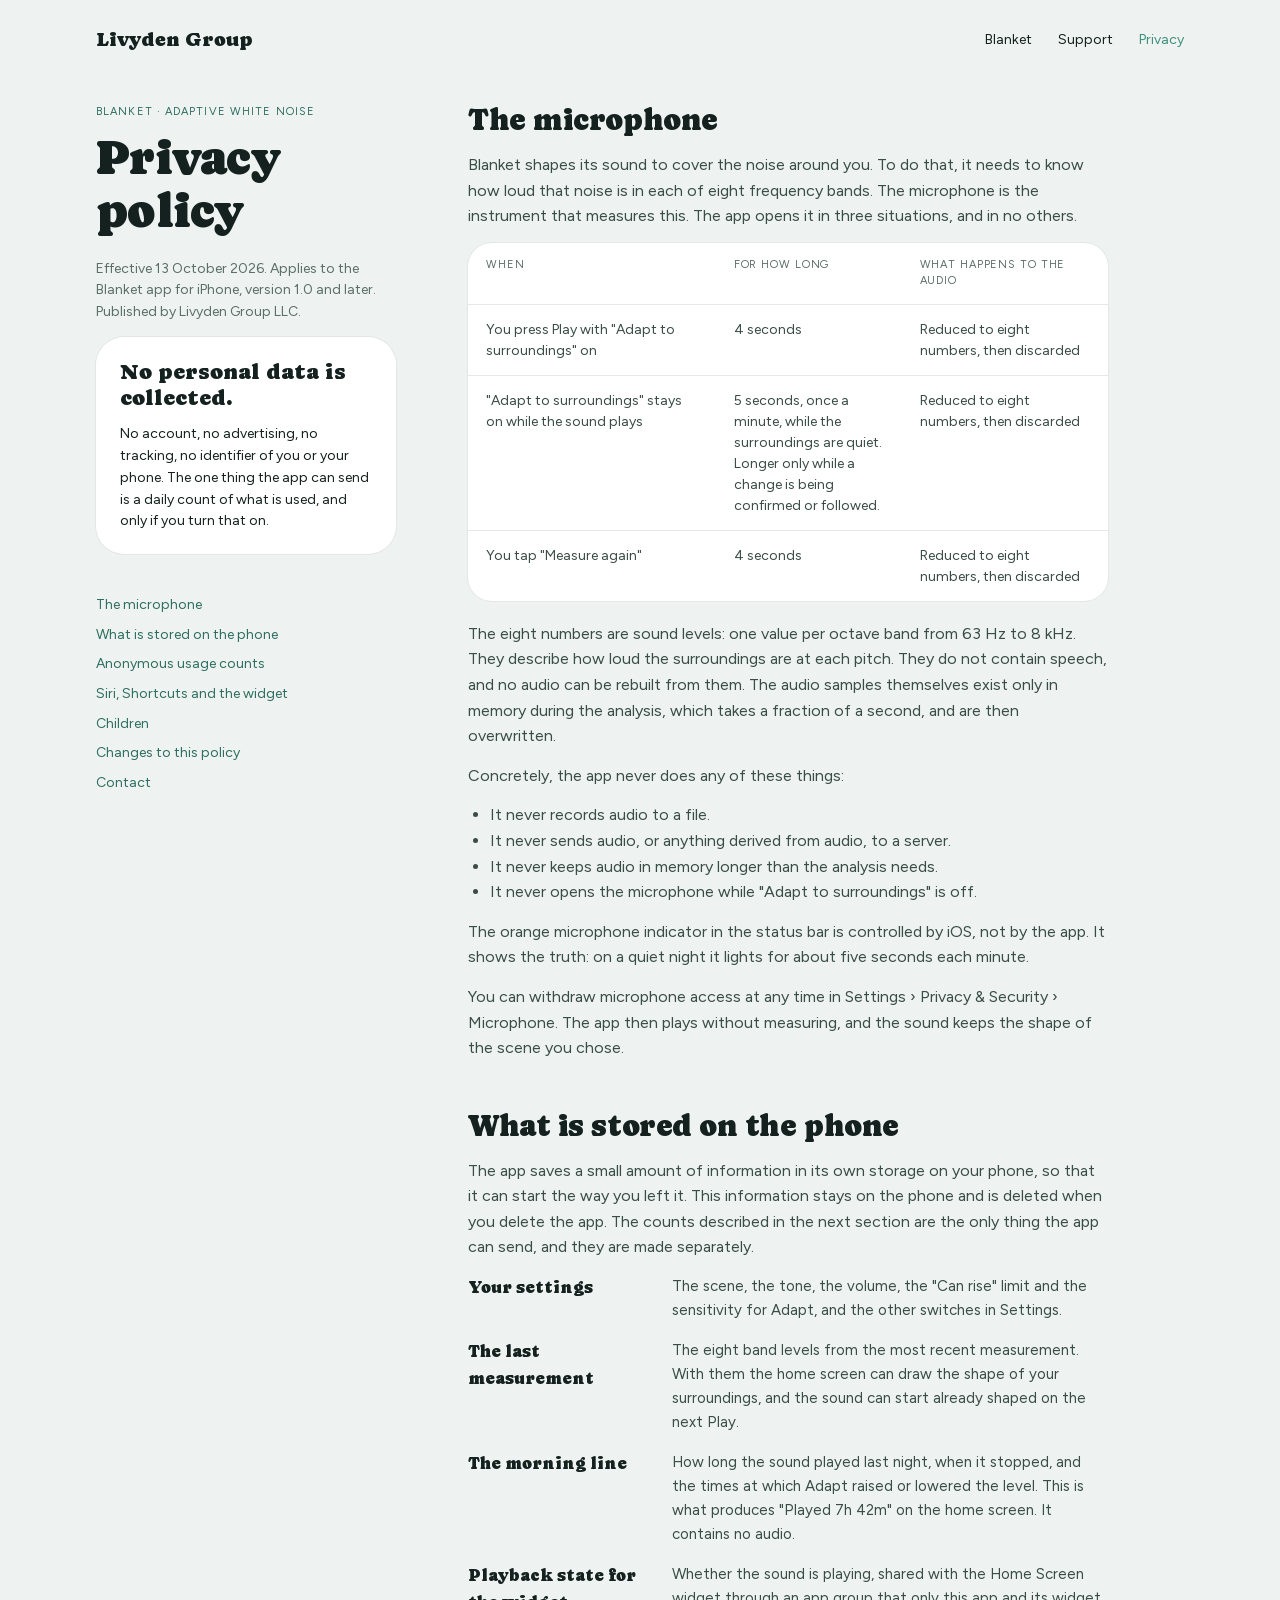
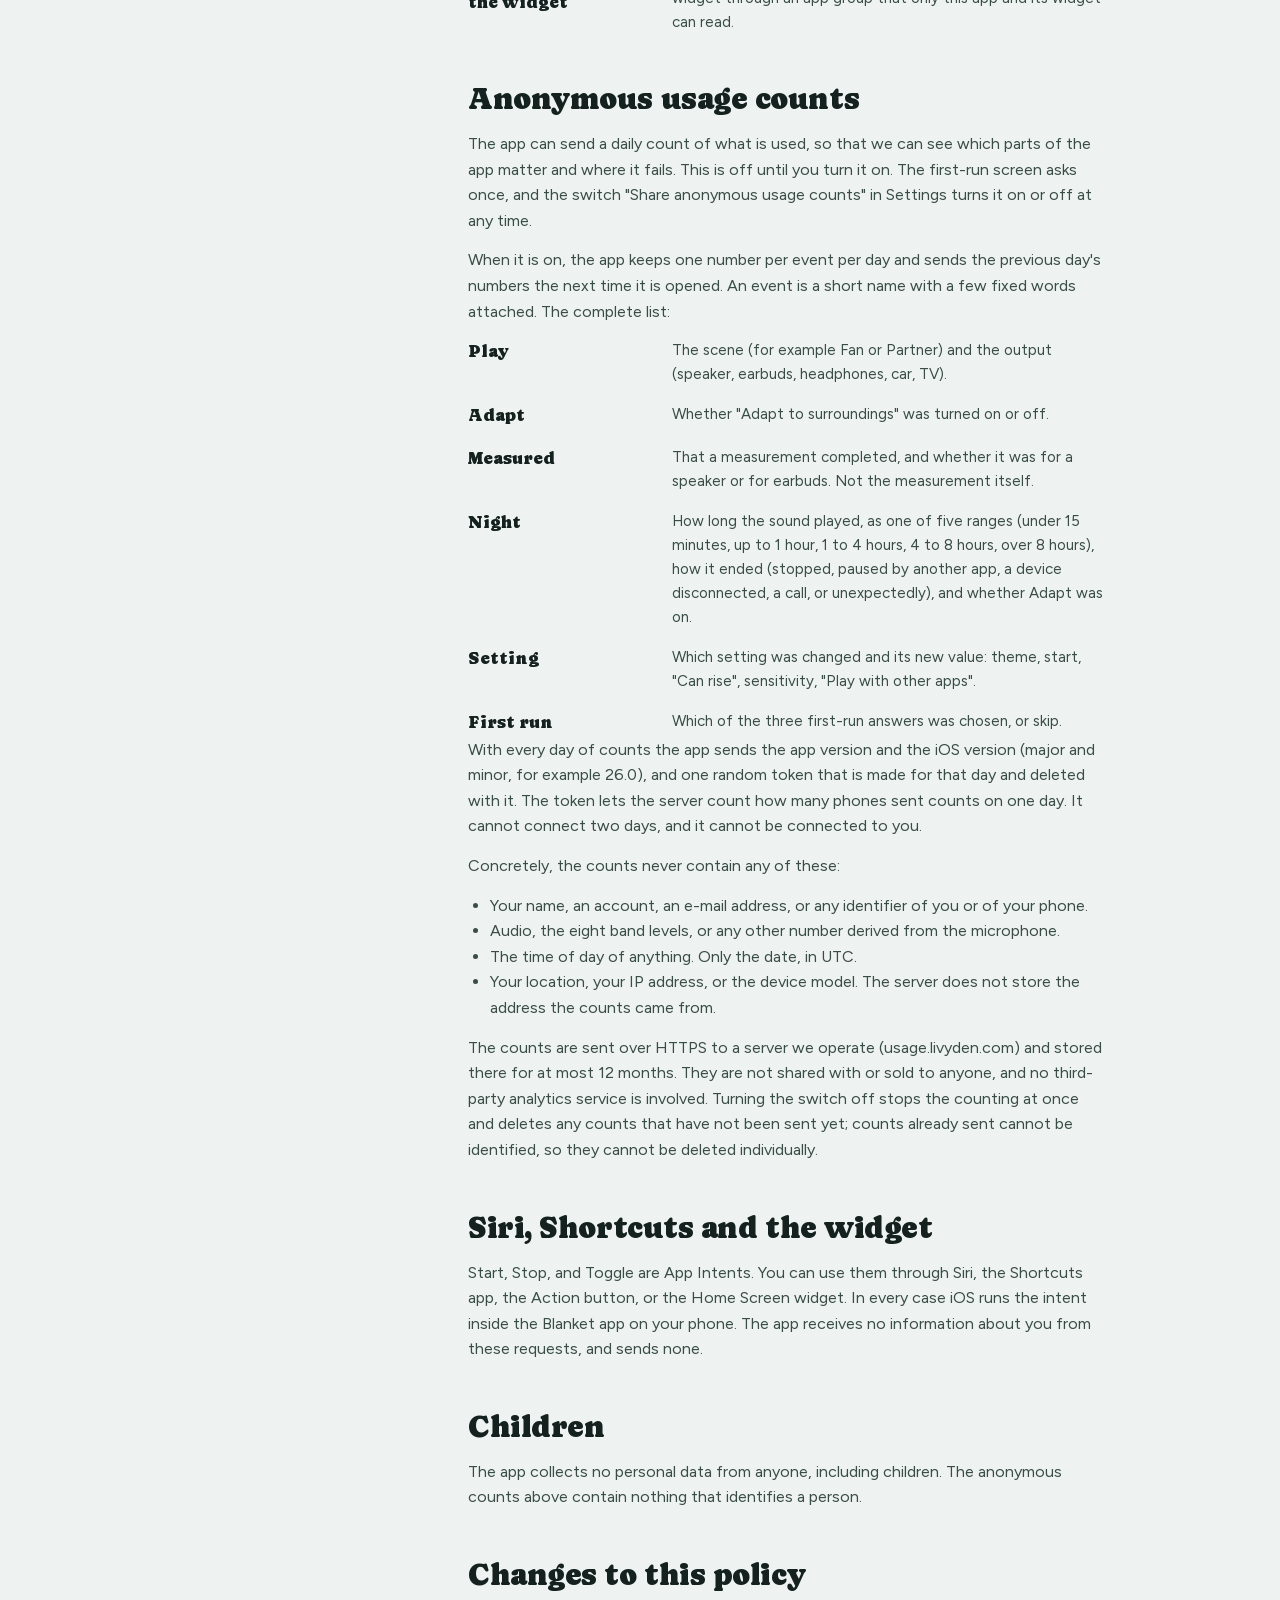
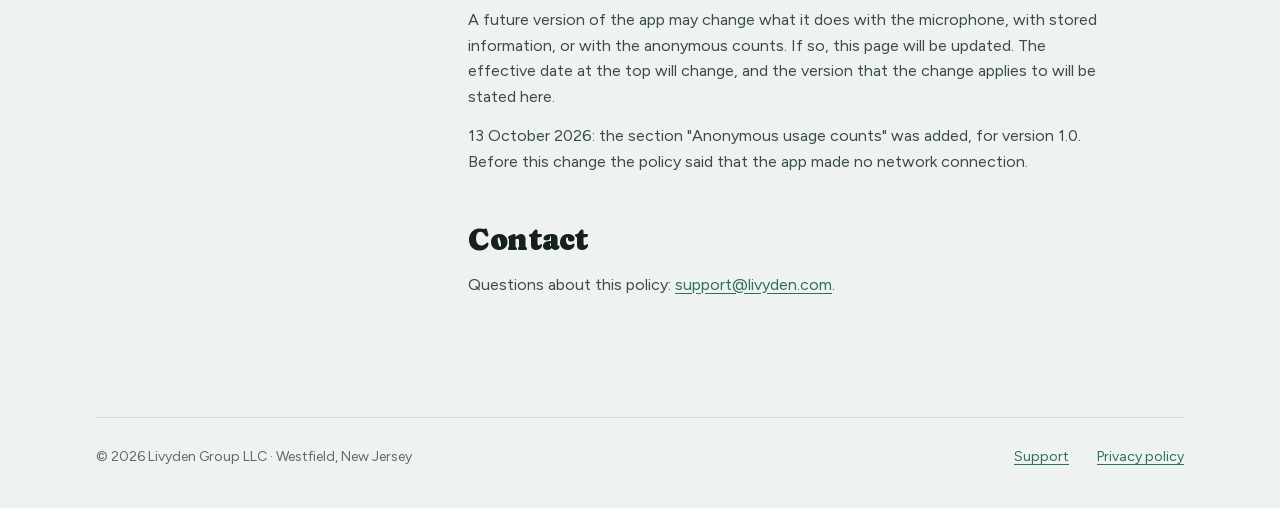
<file: blanket/privacy.html>
<!doctype html>
<html lang="en">
<head>
<meta charset="utf-8">
<meta name="viewport" content="width=device-width, initial-scale=1">
<title>Blanket Privacy Policy</title>
<link rel="icon" type="image/png" sizes="32x32" href="../icons/icon-32.png">
<link rel="icon" type="image/png" sizes="192x192" href="../icons/icon-192.png">
<link rel="apple-touch-icon" sizes="180x180" href="../icons/icon-180.png">
<meta property="og:type" content="website">
<meta property="og:site_name" content="Livyden Group">
<meta property="og:title" content="Blanket Privacy Policy">
<meta property="og:description" content="What the Blanket app for iPhone does with the microphone and with your data: nothing is recorded, stored, or sent.">
<meta property="og:url" content="https://livyden.com/blanket/privacy.html">
<meta property="og:image" content="https://livyden.com/share/blanket.png">
<meta property="og:image:width" content="1200">
<meta property="og:image:height" content="630">
<meta property="og:image:alt" content="The Blanket app icon with a one-line description of the app">
<meta name="twitter:card" content="summary_large_image">
<meta name="description" content="What the Blanket app for iPhone does with the microphone and with your data: nothing is recorded, stored, or sent.">
<link rel="stylesheet" href="../style.css">
</head>
<body>
<div class="wrap">
<nav class="nav"><a class="brand" href="../">Livyden Group</a><a href="../#blanket">Blanket</a><a href="support.html">Support</a><a href="privacy.html" aria-current="page">Privacy</a></nav>

<div class="page">
<aside>
<p class="kicker">Blanket · adaptive white noise</p>
<h1>Privacy policy</h1>
<p class="quiet" style="font-size:14px">Effective 13 October 2026. Applies to the Blanket app for iPhone, version 1.0 and later. Published by Livyden Group LLC.</p>
<div class="callout"><p class="big">No personal data is collected.</p><p>No account, no advertising, no tracking, no identifier of you or your phone. The one thing the app can send is a daily count of what is used, and only if you turn that on.</p></div>
<ul><li><a href="#microphone">The microphone</a></li><li><a href="#stored">What is stored on the phone</a></li><li><a href="#usage">Anonymous usage counts</a></li><li><a href="#intents">Siri, Shortcuts and the widget</a></li><li><a href="#children">Children</a></li><li><a href="#changes">Changes to this policy</a></li><li><a href="#contact">Contact</a></li></ul>
</aside>
<main>
<section id="microphone">
<h2>The microphone</h2>
<p>Blanket shapes its sound to cover the noise around you. To do that, it needs to know how loud that noise is in each of eight frequency bands. The microphone is the instrument that measures this. The app opens it in three situations, and in no others.</p>
<div class="microphone">
<div class="th">When</div><div class="th">For how long</div><div class="th">What happens to the audio</div>
<div>You press Play with "Adapt to surroundings" on</div><div>4 seconds</div><div>Reduced to eight numbers, then discarded</div>
<div>"Adapt to surroundings" stays on while the sound plays</div><div>5 seconds, once a minute, while the surroundings are quiet. Longer only while a change is being confirmed or followed.</div><div>Reduced to eight numbers, then discarded</div>
<div>You tap "Measure again"</div><div>4 seconds</div><div>Reduced to eight numbers, then discarded</div>
</div>
<p>The eight numbers are sound levels: one value per octave band from 63 Hz to 8 kHz. They describe how loud the surroundings are at each pitch. They do not contain speech, and no audio can be rebuilt from them. The audio samples themselves exist only in memory during the analysis, which takes a fraction of a second, and are then overwritten.</p>
<p>Concretely, the app never does any of these things:</p>
<ul class="plain">
<li>It never records audio to a file.</li>
<li>It never sends audio, or anything derived from audio, to a server.</li>
<li>It never keeps audio in memory longer than the analysis needs.</li>
<li>It never opens the microphone while "Adapt to surroundings" is off.</li>
</ul>
<p>The orange microphone indicator in the status bar is controlled by iOS, not by the app. It shows the truth: on a quiet night it lights for about five seconds each minute.</p>
<p>You can withdraw microphone access at any time in Settings › Privacy &amp; Security › Microphone. The app then plays without measuring, and the sound keeps the shape of the scene you chose.</p>
</section>
<section id="stored">
<h2>What is stored on the phone</h2>
<p>The app saves a small amount of information in its own storage on your phone, so that it can start the way you left it. This information stays on the phone and is deleted when you delete the app. The counts described in the next section are the only thing the app can send, and they are made separately.</p>
<dl class="stored">
<dt>Your settings</dt><dd>The scene, the tone, the volume, the "Can rise" limit and the sensitivity for Adapt, and the other switches in Settings.</dd>
<dt>The last measurement</dt><dd>The eight band levels from the most recent measurement. With them the home screen can draw the shape of your surroundings, and the sound can start already shaped on the next Play.</dd>
<dt>The morning line</dt><dd>How long the sound played last night, when it stopped, and the times at which Adapt raised or lowered the level. This is what produces "Played 7h 42m" on the home screen. It contains no audio.</dd>
<dt>Playback state for the widget</dt><dd>Whether the sound is playing, shared with the Home Screen widget through an app group that only this app and its widget can read.</dd>
</dl>
</section>
<section id="usage">
<h2>Anonymous usage counts</h2>
<p>The app can send a daily count of what is used, so that we can see which parts of the app matter and where it fails. This is off until you turn it on. The first-run screen asks once, and the switch "Share anonymous usage counts" in Settings turns it on or off at any time.</p>
<p>When it is on, the app keeps one number per event per day and sends the previous day's numbers the next time it is opened. An event is a short name with a few fixed words attached. The complete list:</p>
<dl class="stored">
<dt>Play</dt><dd>The scene (for example Fan or Partner) and the output (speaker, earbuds, headphones, car, TV).</dd>
<dt>Adapt</dt><dd>Whether "Adapt to surroundings" was turned on or off.</dd>
<dt>Measured</dt><dd>That a measurement completed, and whether it was for a speaker or for earbuds. Not the measurement itself.</dd>
<dt>Night</dt><dd>How long the sound played, as one of five ranges (under 15 minutes, up to 1 hour, 1 to 4 hours, 4 to 8 hours, over 8 hours), how it ended (stopped, paused by another app, a device disconnected, a call, or unexpectedly), and whether Adapt was on.</dd>
<dt>Setting</dt><dd>Which setting was changed and its new value: theme, start, "Can rise", sensitivity, "Play with other apps".</dd>
<dt>First run</dt><dd>Which of the three first-run answers was chosen, or skip.</dd>
</dl>
<p>With every day of counts the app sends the app version and the iOS version (major and minor, for example 26.0), and one random token that is made for that day and deleted with it. The token lets the server count how many phones sent counts on one day. It cannot connect two days, and it cannot be connected to you.</p>
<p>Concretely, the counts never contain any of these:</p>
<ul class="plain">
<li>Your name, an account, an e-mail address, or any identifier of you or of your phone.</li>
<li>Audio, the eight band levels, or any other number derived from the microphone.</li>
<li>The time of day of anything. Only the date, in UTC.</li>
<li>Your location, your IP address, or the device model. The server does not store the address the counts came from.</li>
</ul>
<p>The counts are sent over HTTPS to a server we operate (usage.livyden.com) and stored there for at most 12 months. They are not shared with or sold to anyone, and no third-party analytics service is involved. Turning the switch off stops the counting at once and deletes any counts that have not been sent yet; counts already sent cannot be identified, so they cannot be deleted individually.</p>
</section>
<section id="intents">
<h2>Siri, Shortcuts and the widget</h2>
<p>Start, Stop, and Toggle are App Intents. You can use them through Siri, the Shortcuts app, the Action button, or the Home Screen widget. In every case iOS runs the intent inside the Blanket app on your phone. The app receives no information about you from these requests, and sends none.</p>
</section>
<section id="children">
<h2>Children</h2>
<p>The app collects no personal data from anyone, including children. The anonymous counts above contain nothing that identifies a person.</p>
</section>
<section id="changes">
<h2>Changes to this policy</h2>
<p>A future version of the app may change what it does with the microphone, with stored information, or with the anonymous counts. If so, this page will be updated. The effective date at the top will change, and the version that the change applies to will be stated here.</p><p>13 October 2026: the section "Anonymous usage counts" was added, for version 1.0. Before this change the policy said that the app made no network connection.</p>
</section>
<section id="contact">
<h2>Contact</h2>
<p>Questions about this policy: <a href="mailto:support@livyden.com">support@livyden.com</a>.</p>
</section>
</main>
</div>

<footer class="foot"><span>© 2026 Livyden Group LLC · Westfield, New Jersey</span><a href="support.html">Support</a><a href="privacy.html">Privacy policy</a></footer>
</div>
</body>
</html>
</file>
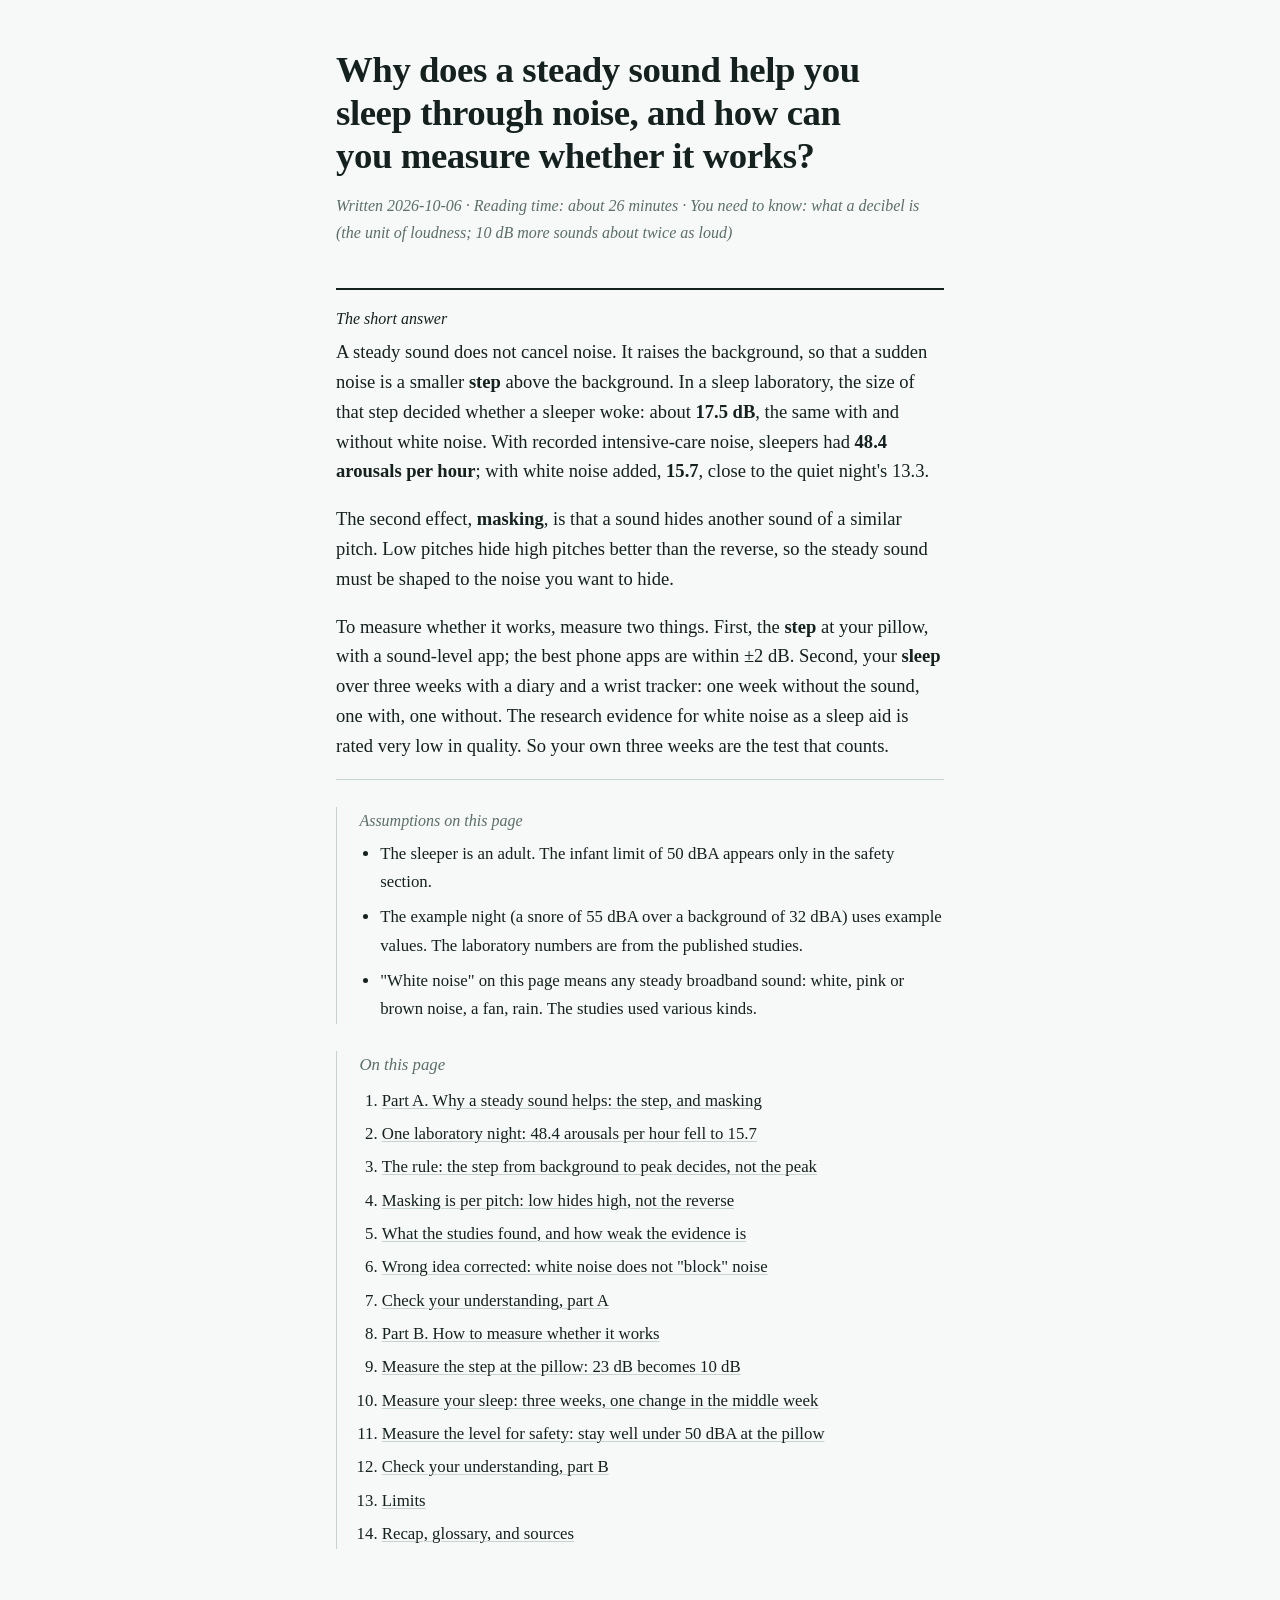
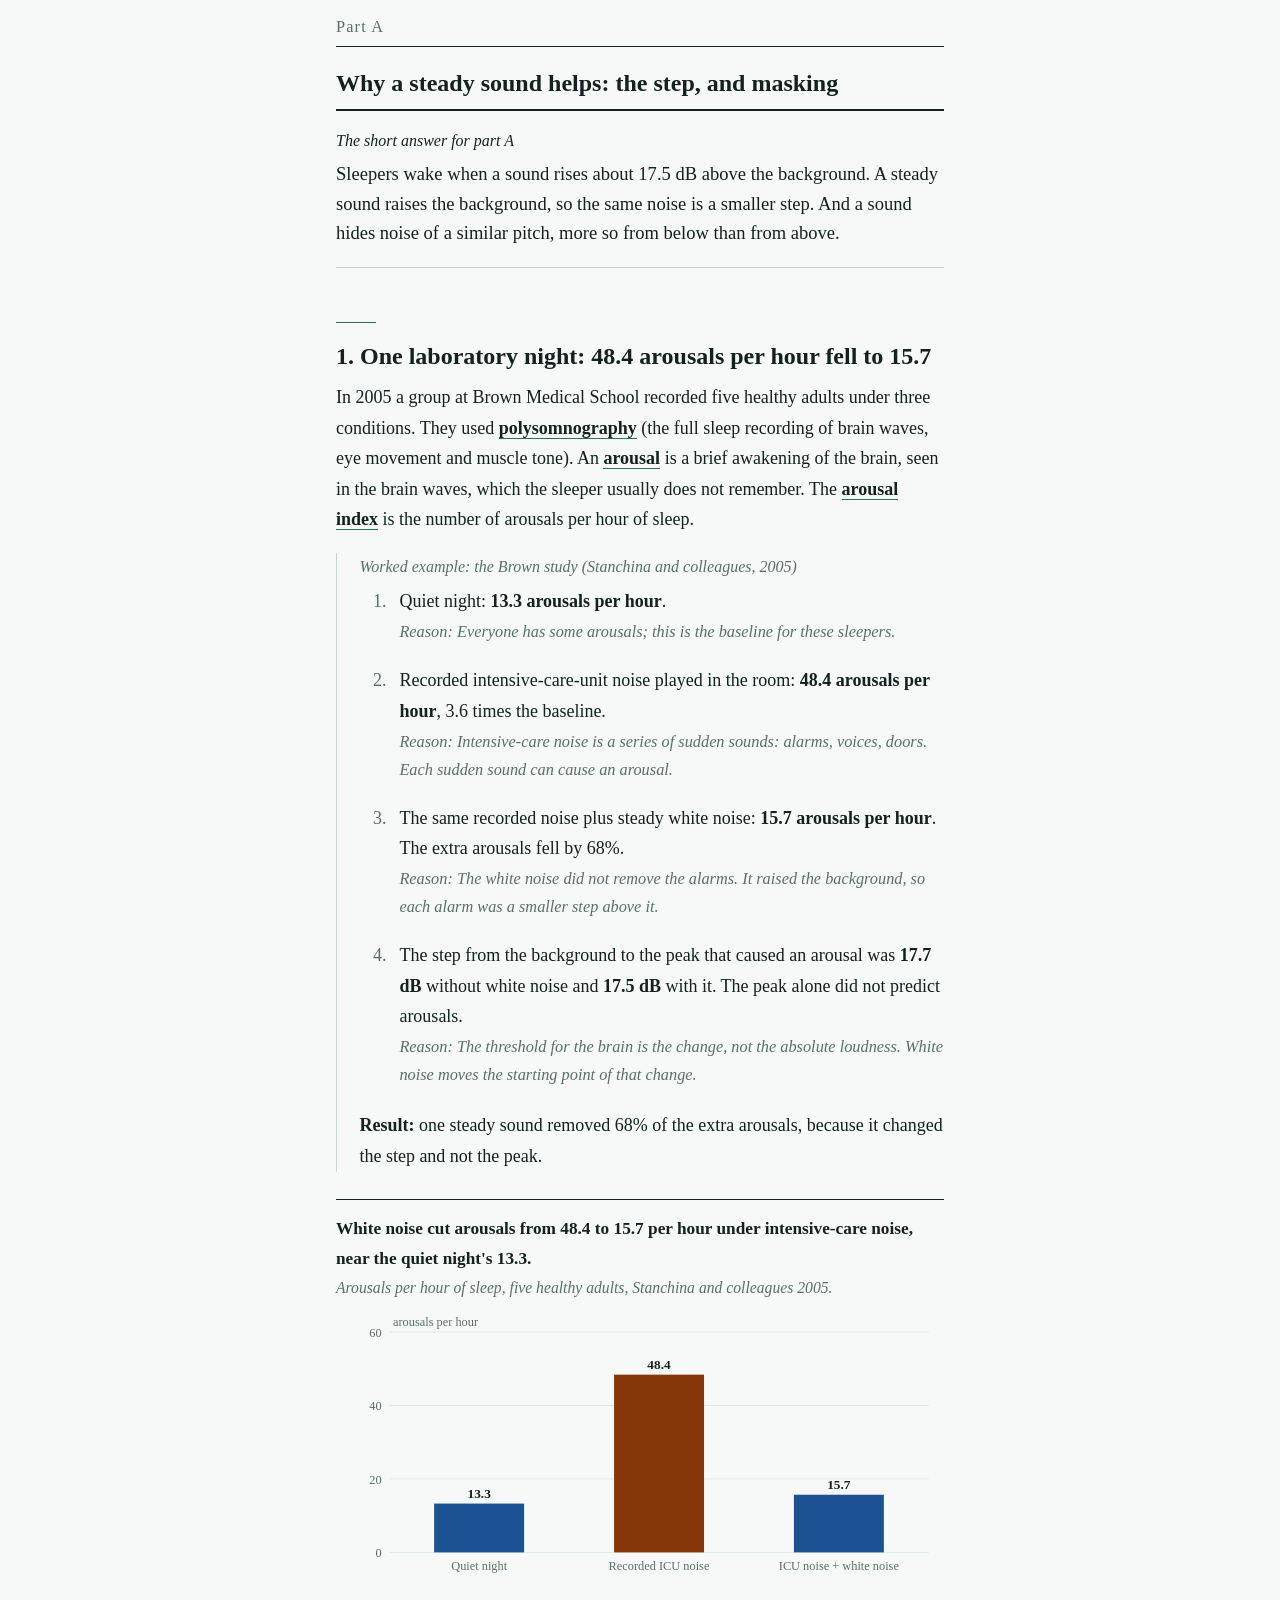
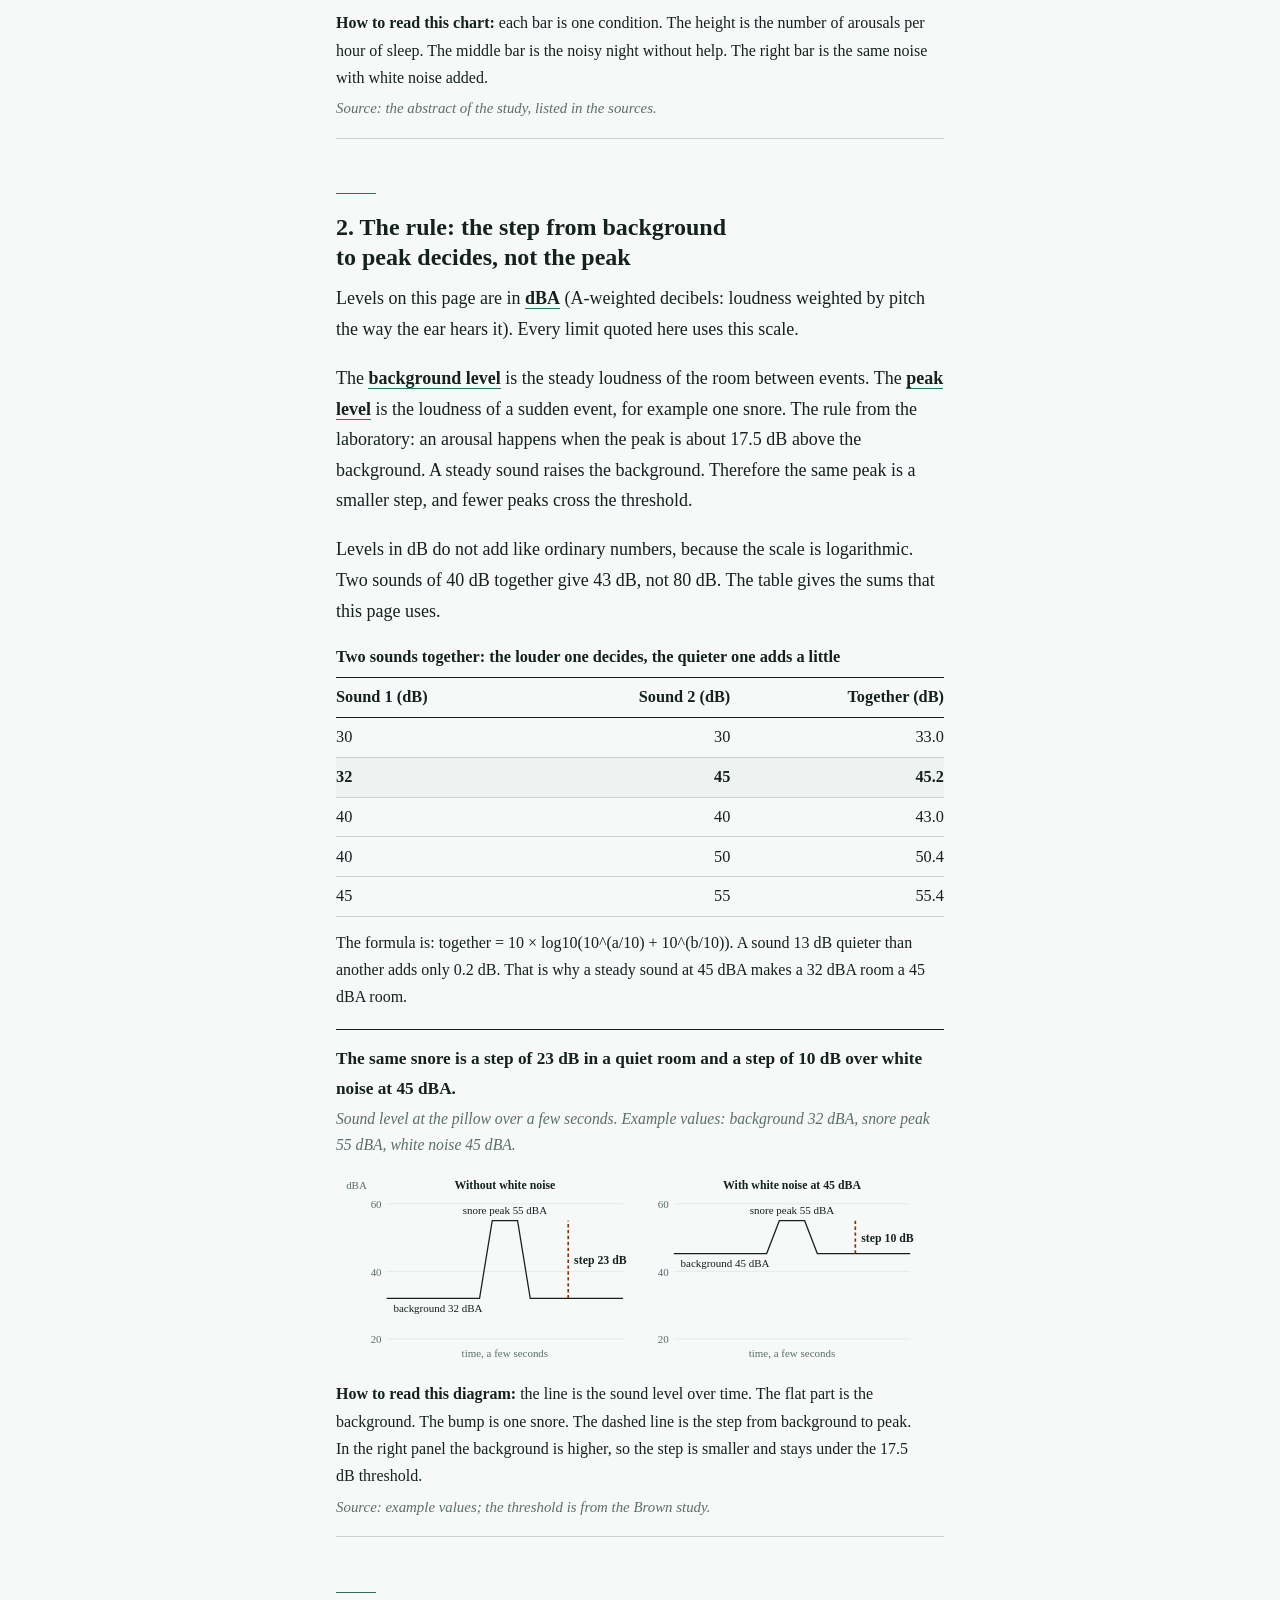
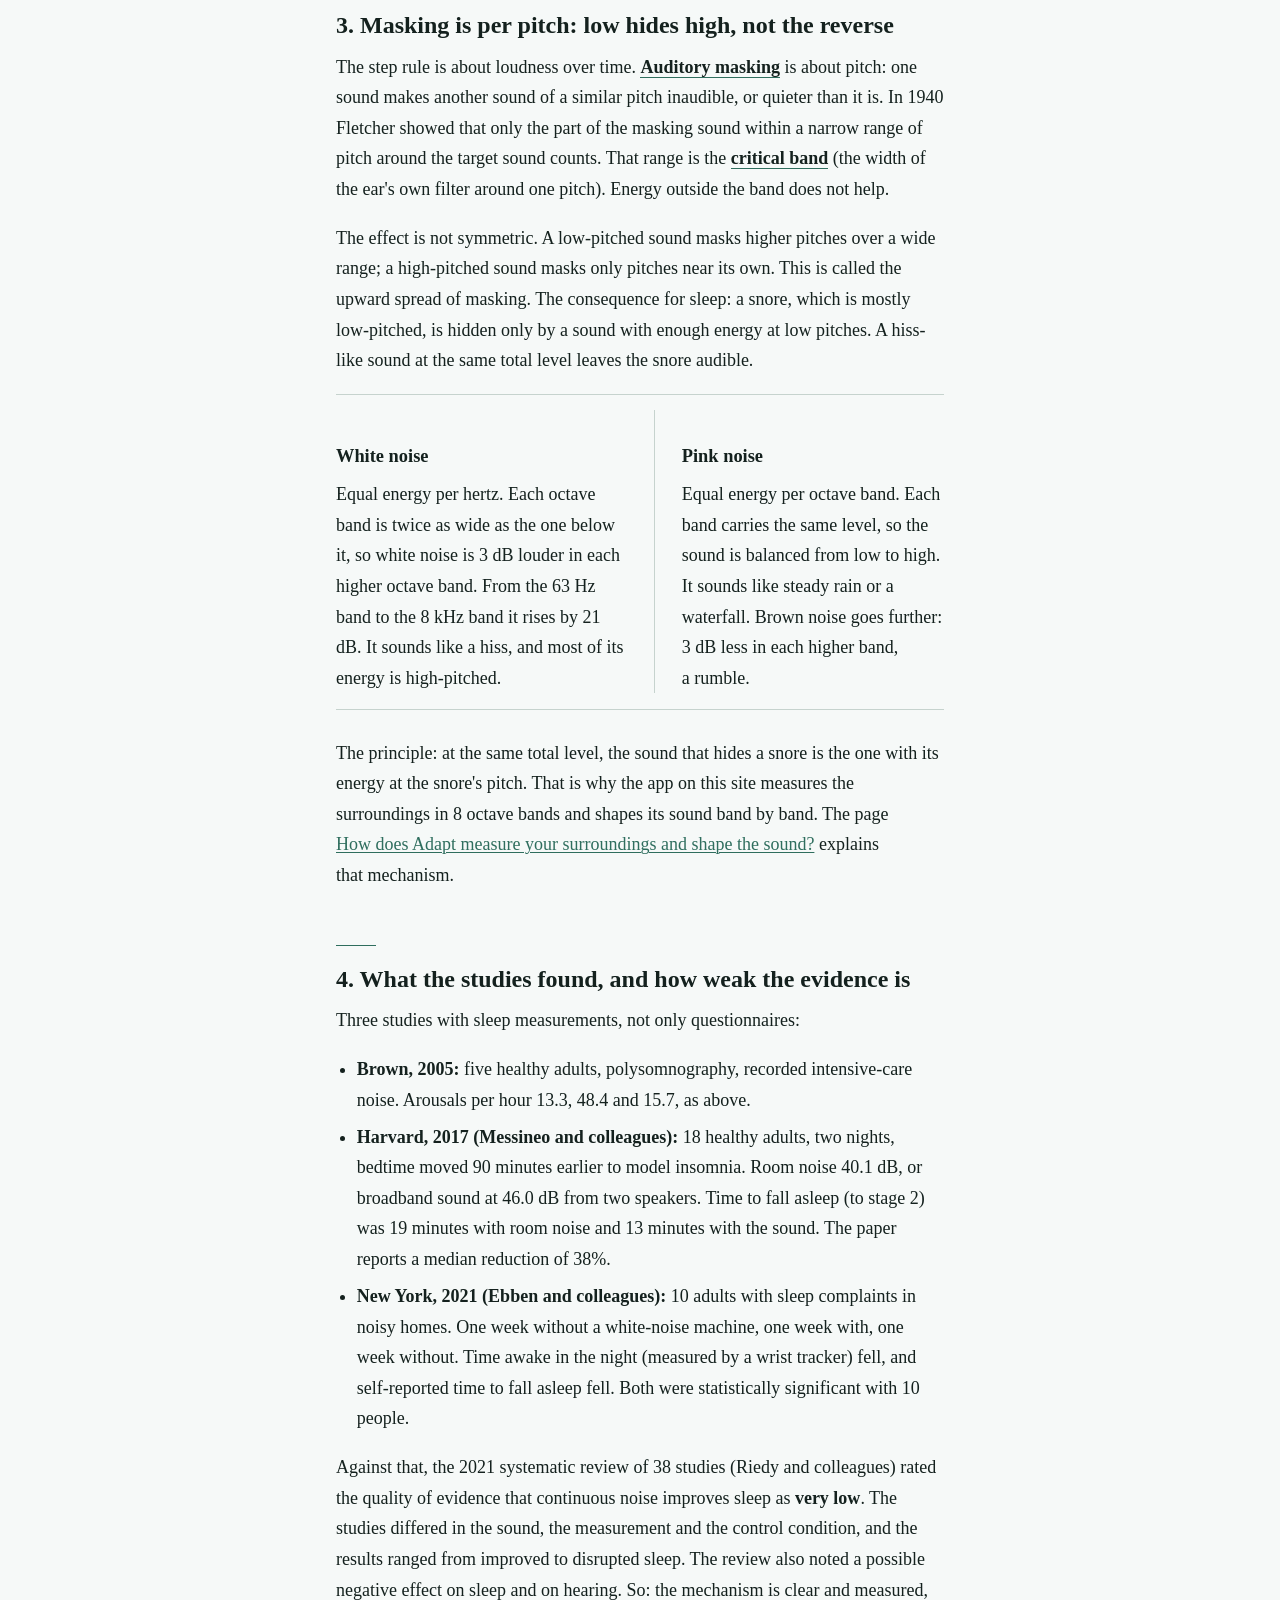
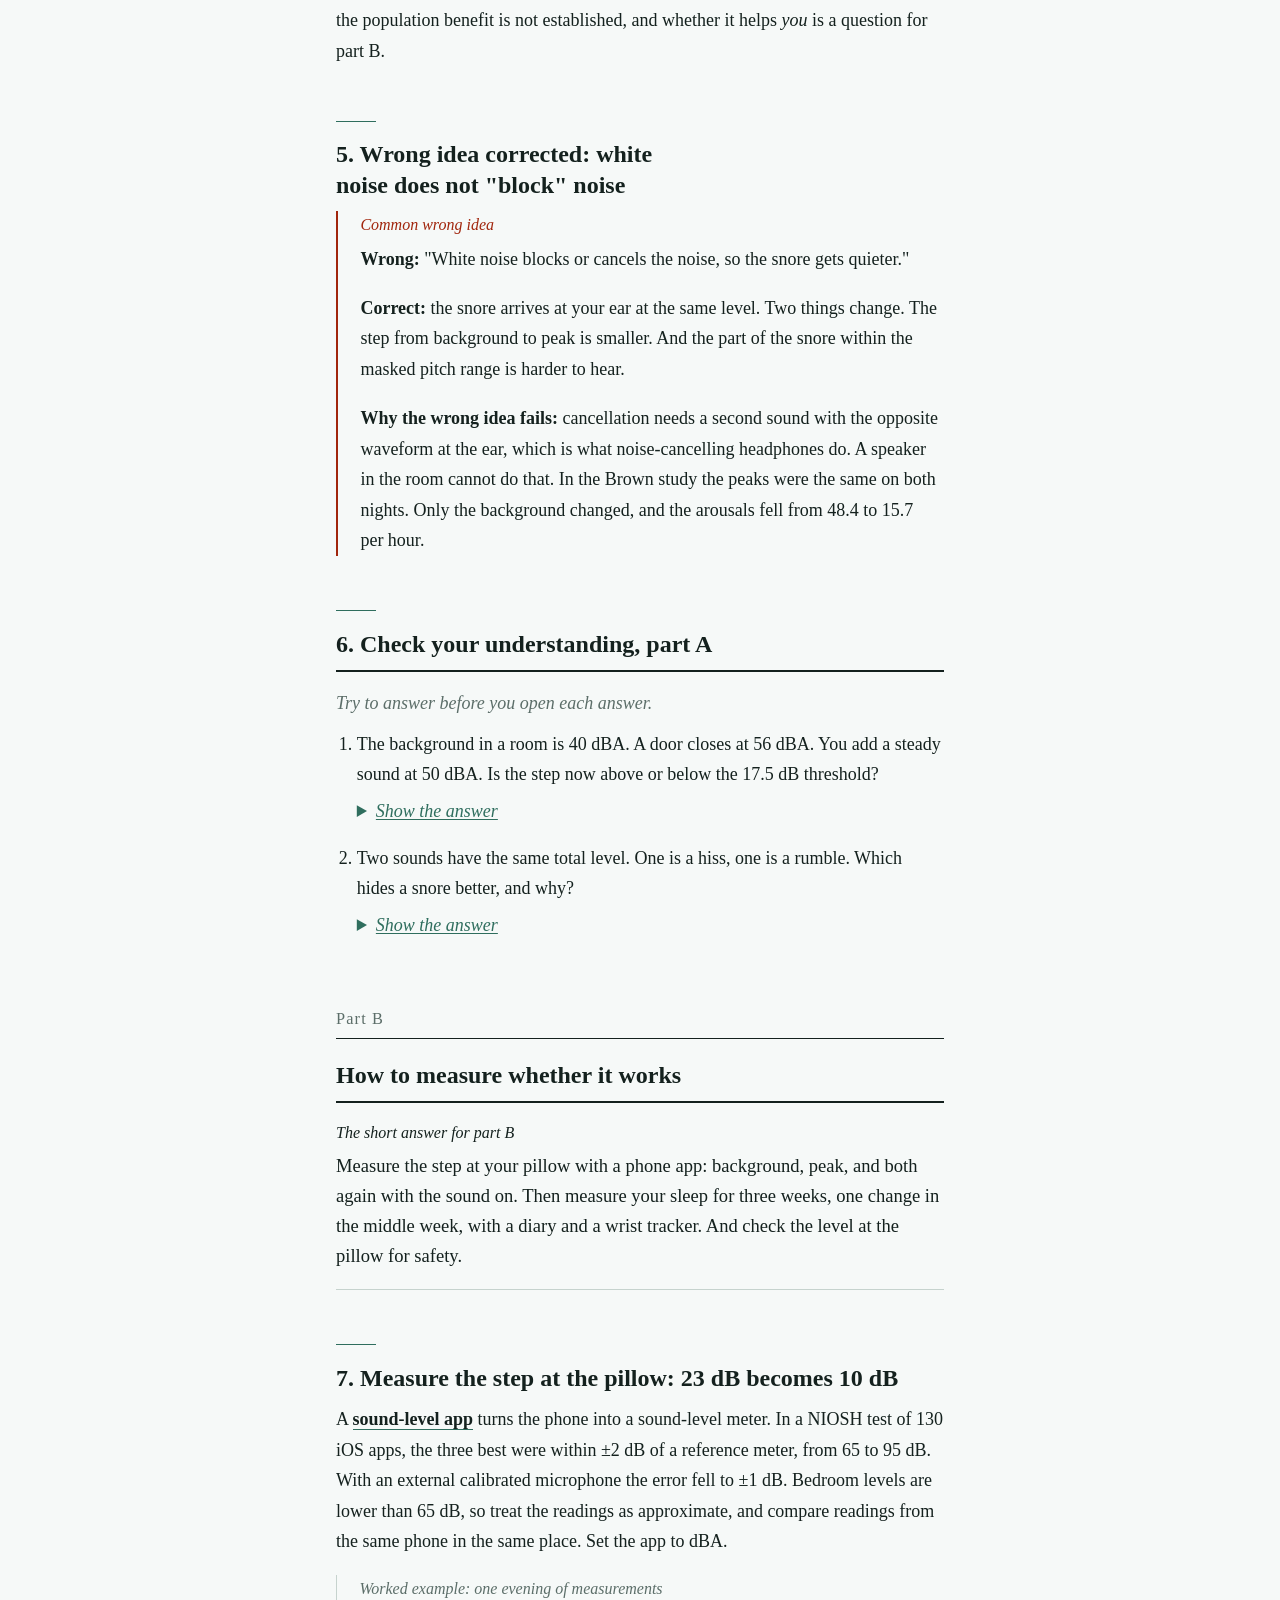
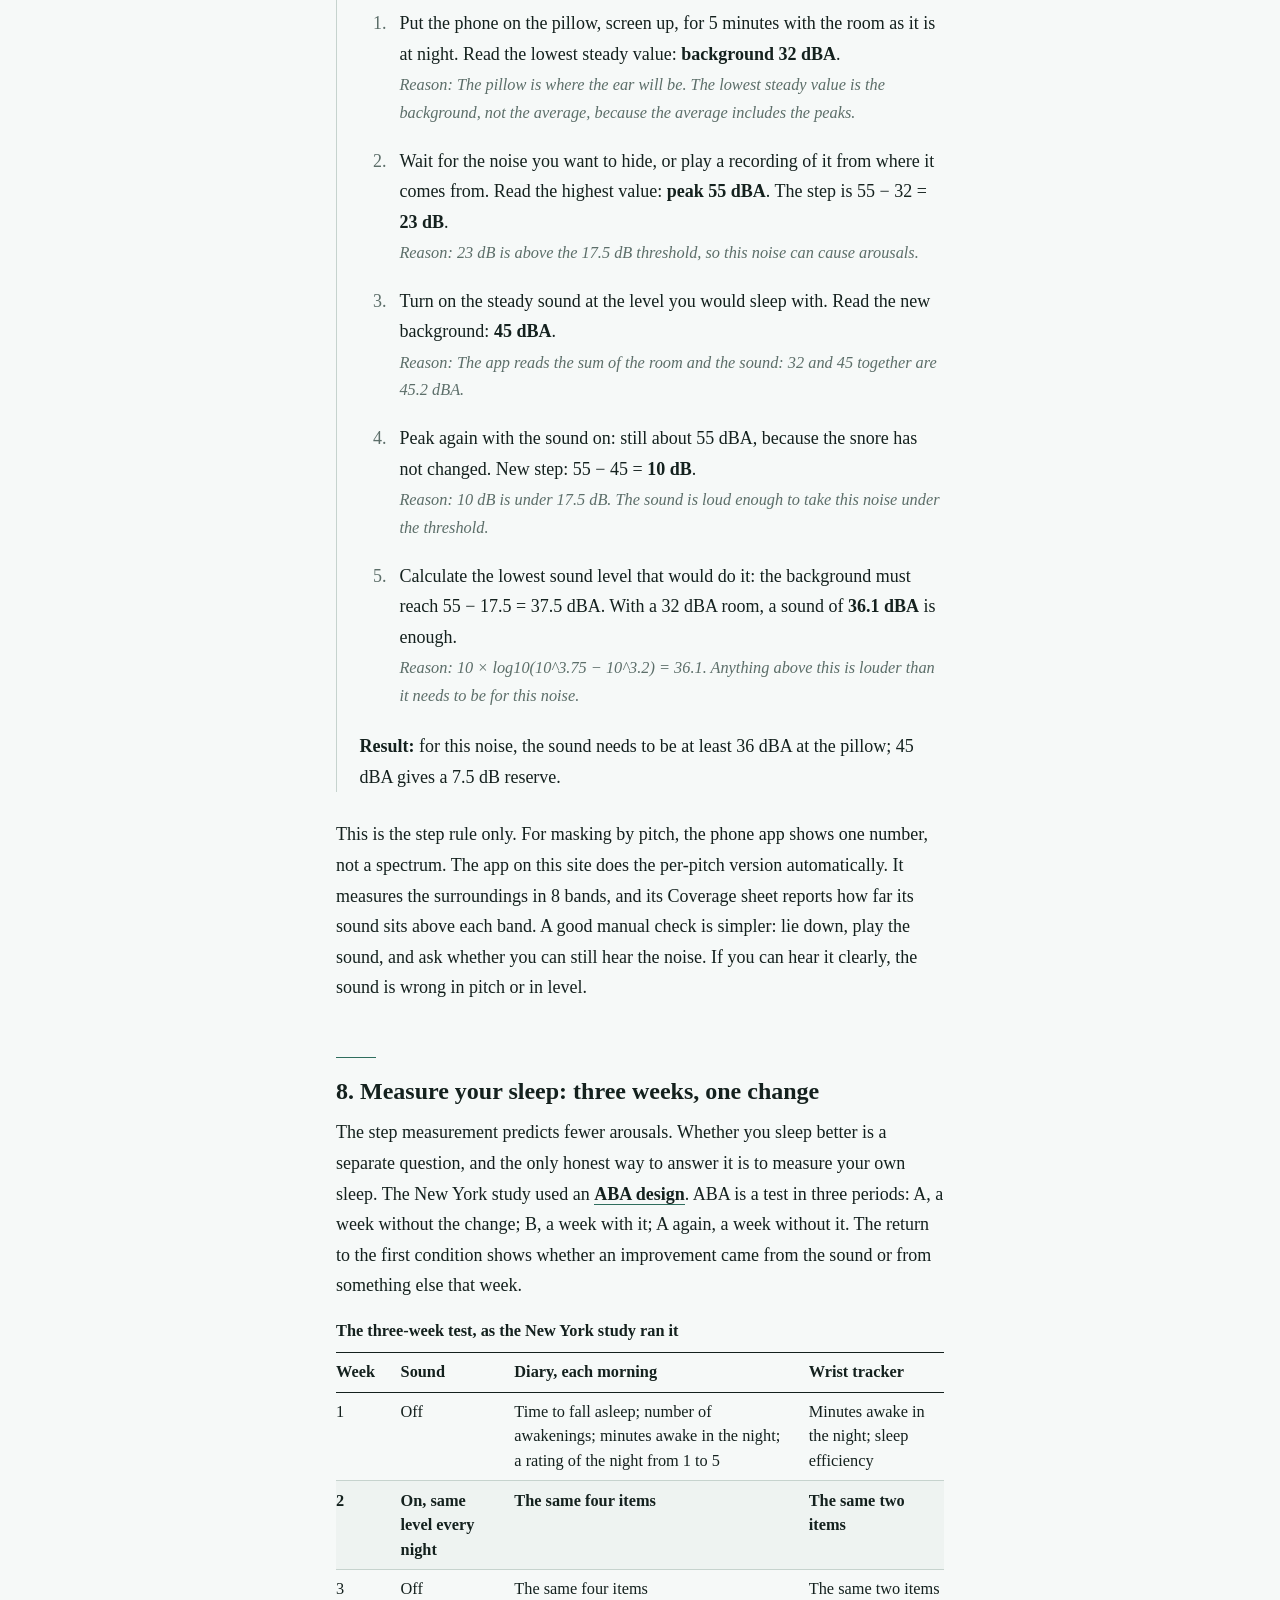
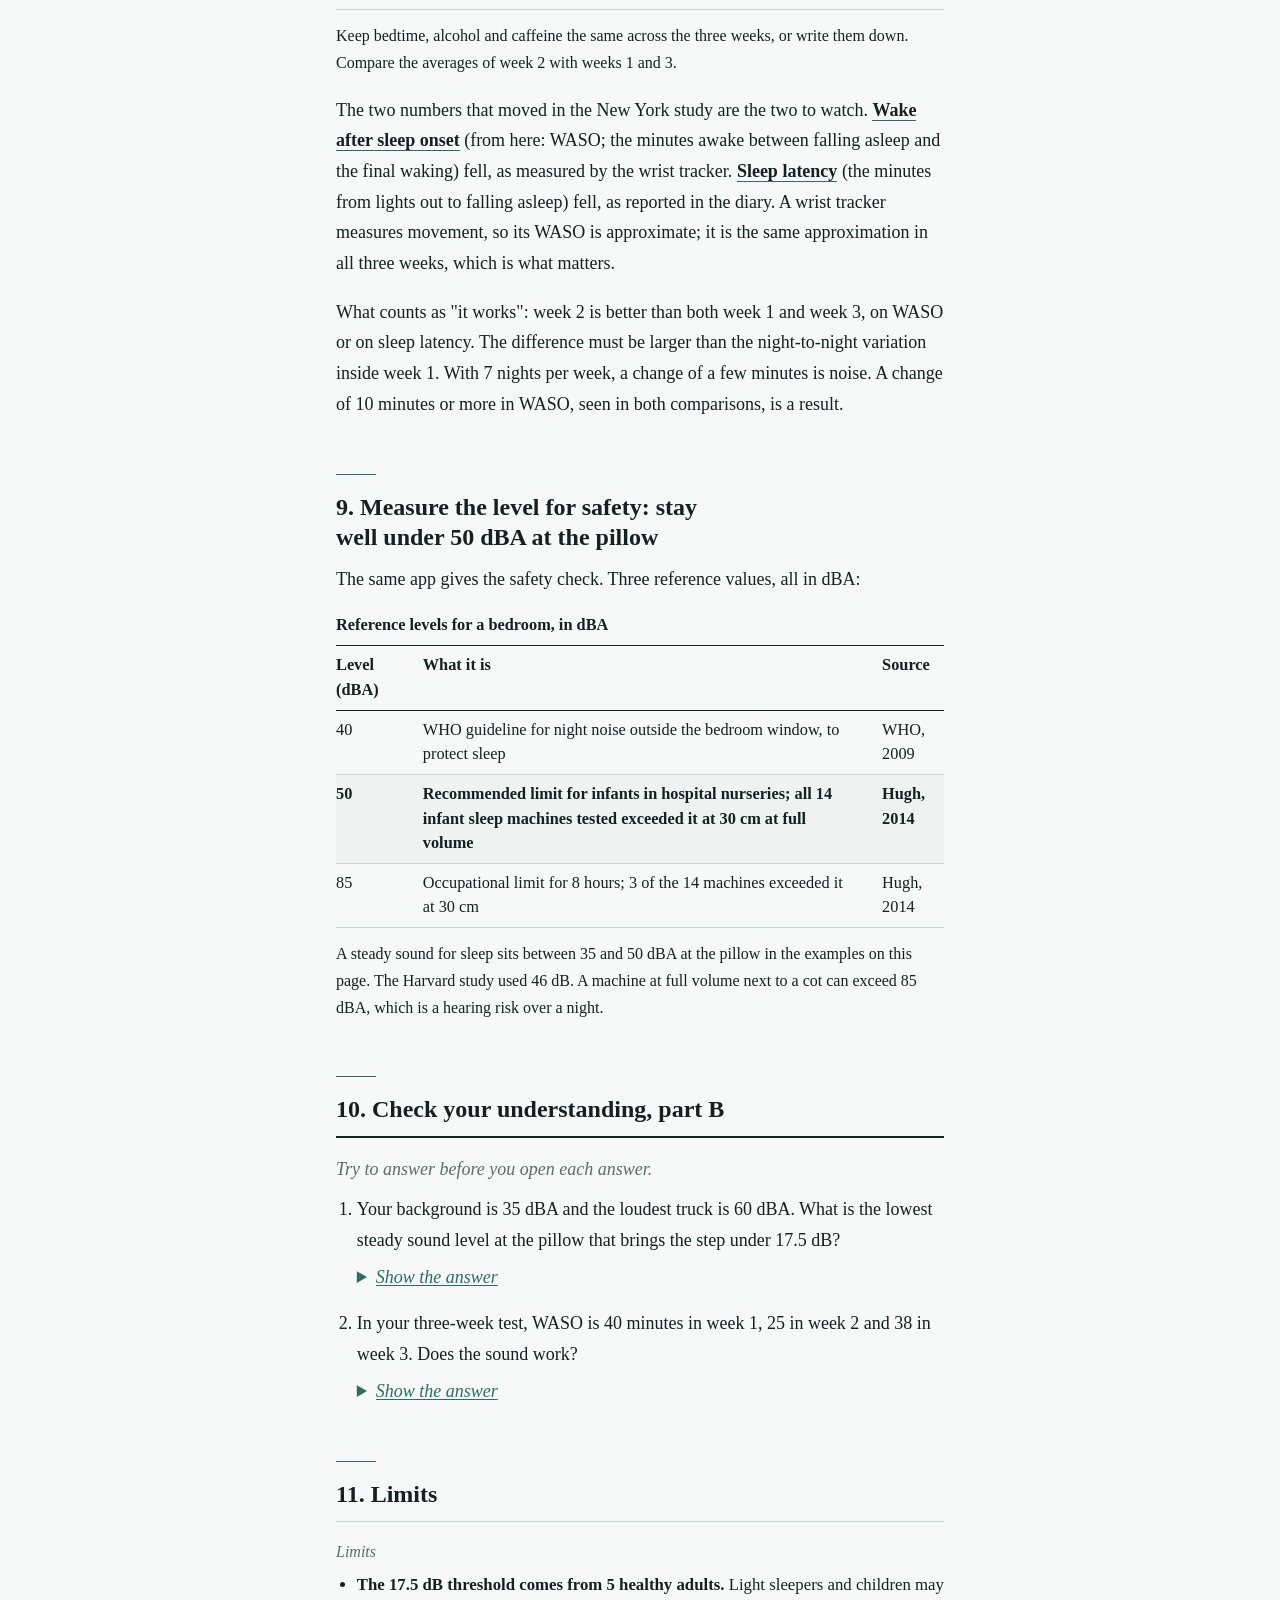
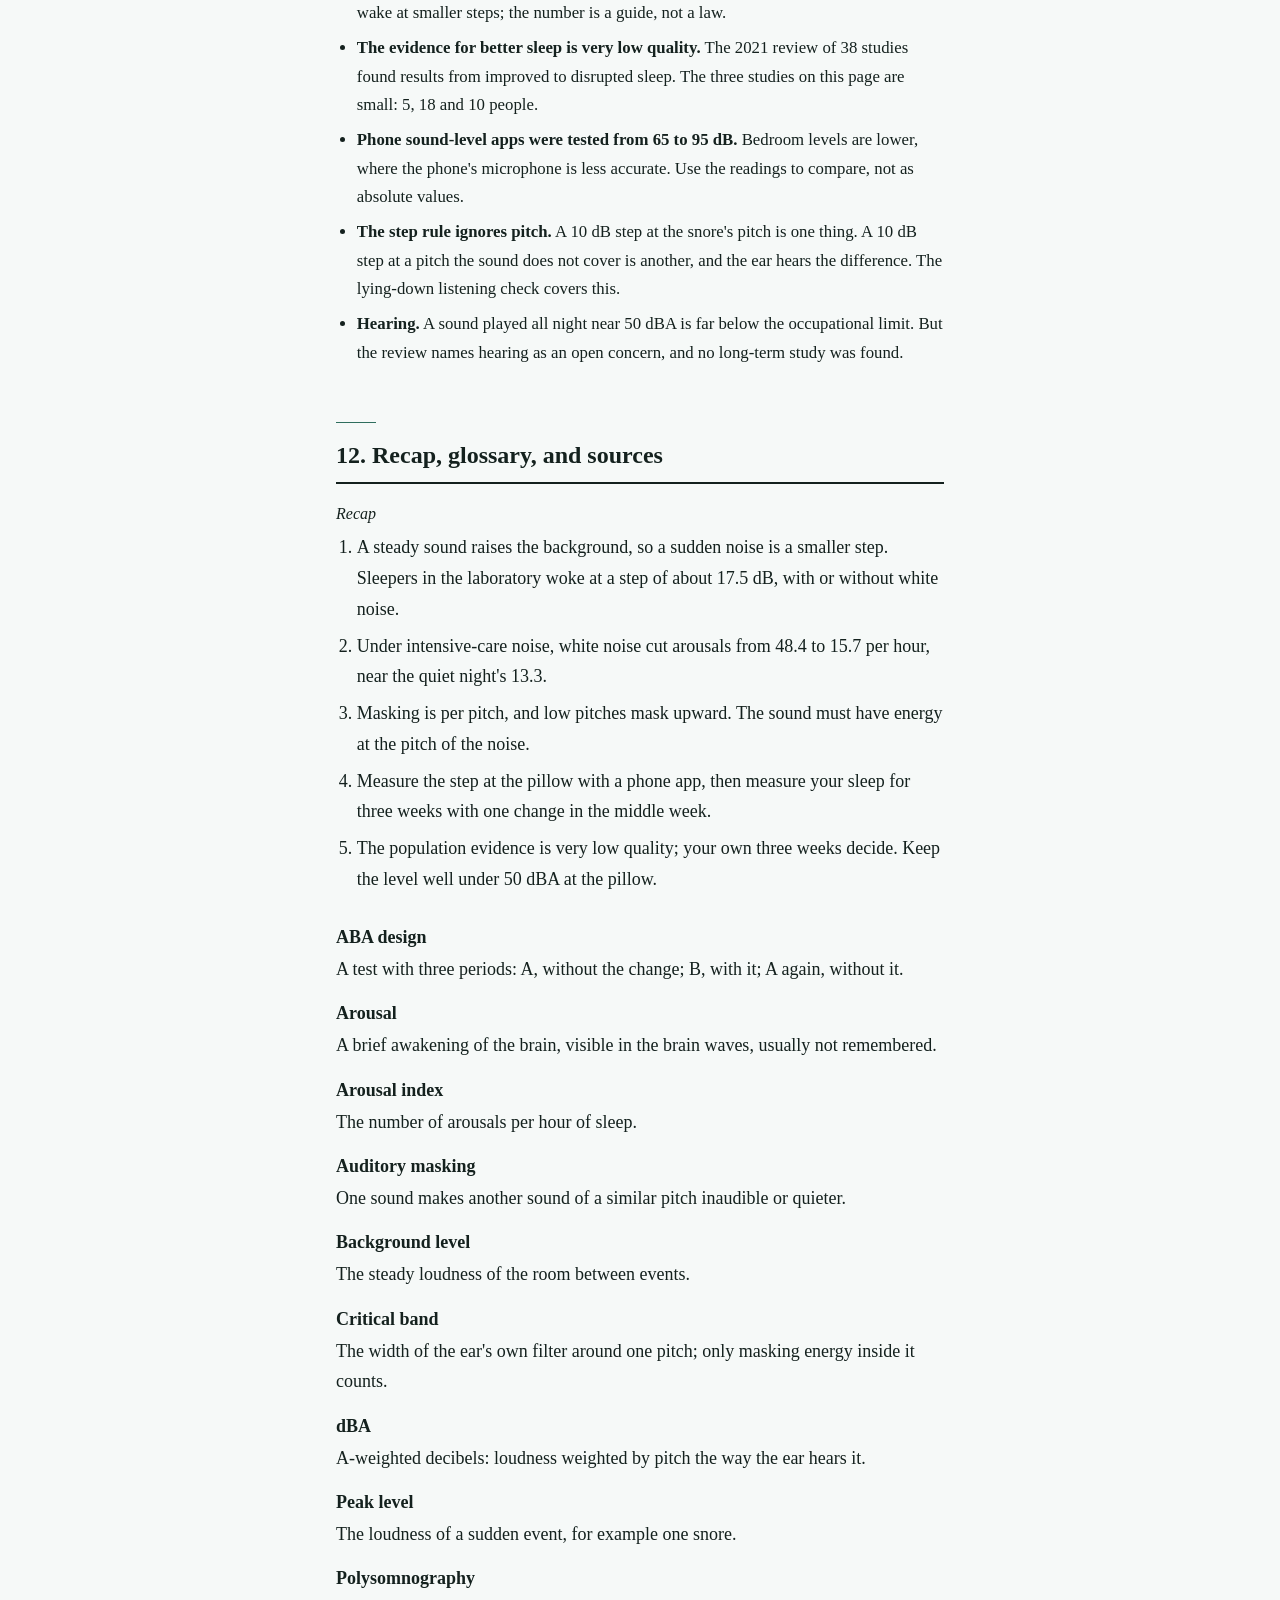
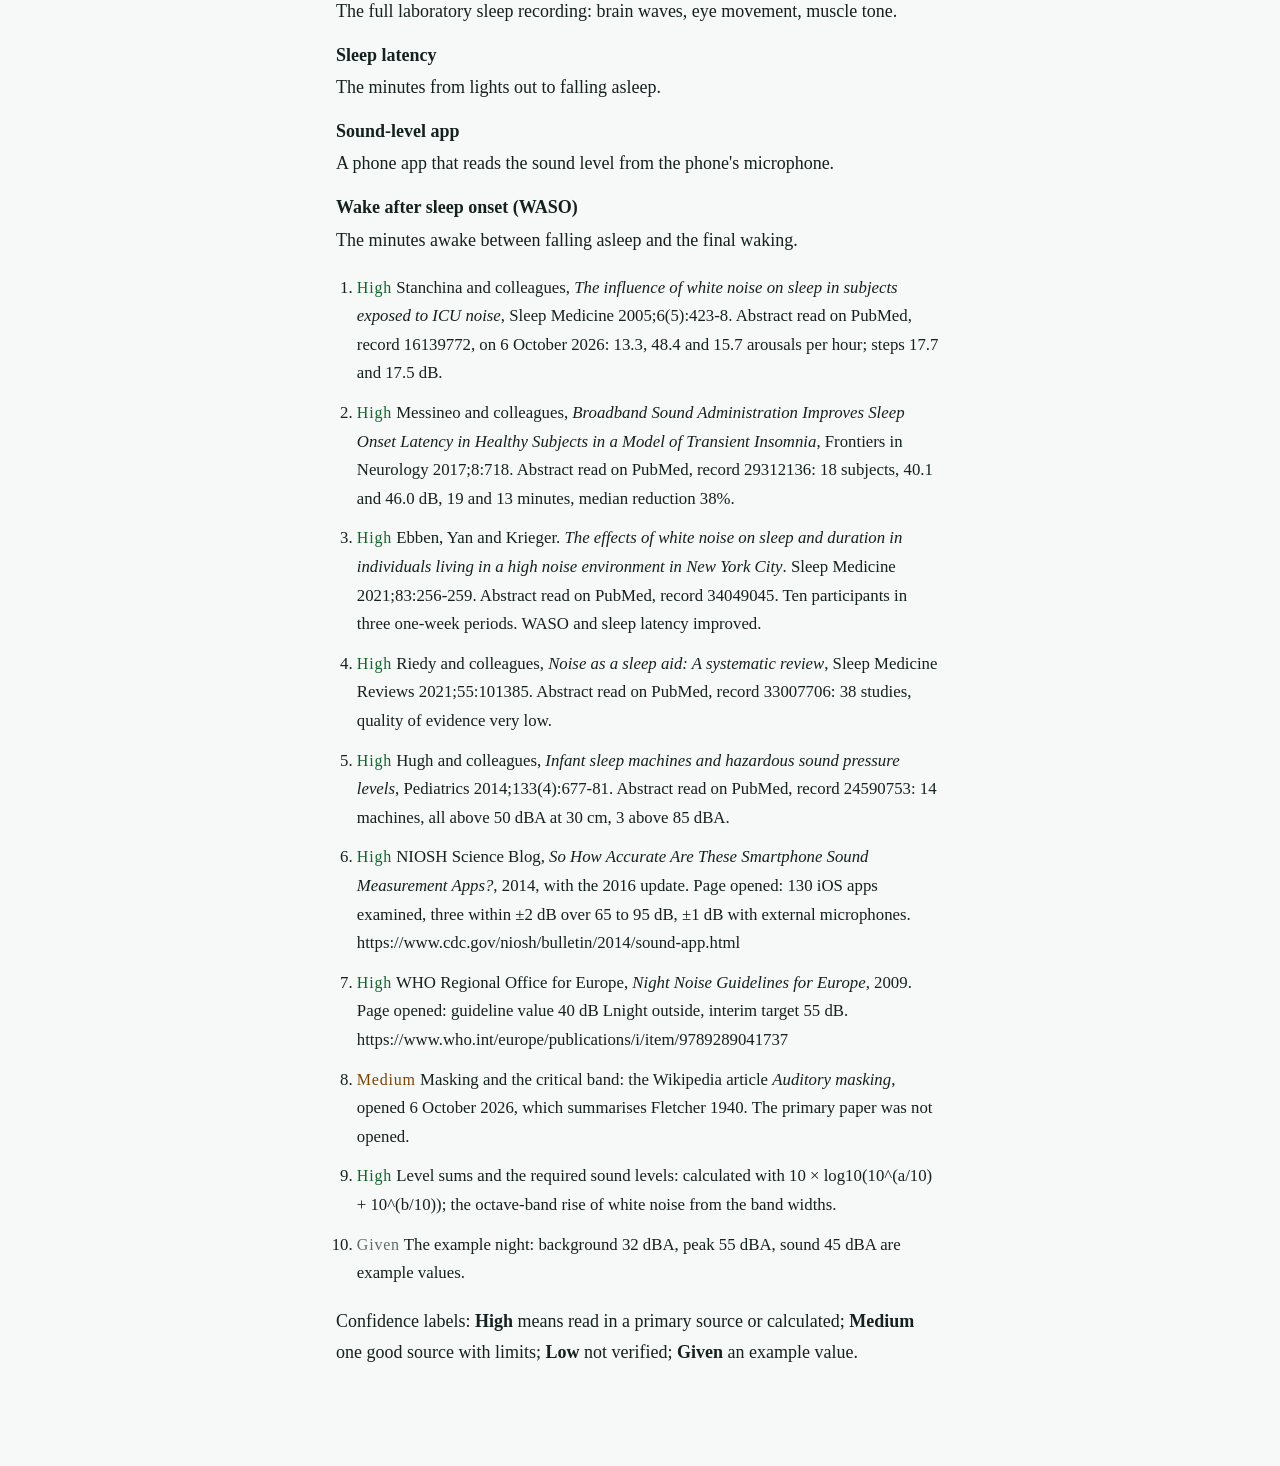
<file: blanket/steady-sound.html>
<!doctype html>
<html lang="en">
<head>
<meta charset="utf-8">
<meta name="viewport" content="width=device-width, initial-scale=1">
<title>Steady Sound Explained</title>
<meta name="description" content="Why a steady sound helps you sleep through noise, and how to measure whether it works.">
<link rel="icon" type="image/png" sizes="32x32" href="../icons/icon-32.png">
<link rel="icon" type="image/png" sizes="192x192" href="../icons/icon-192.png">
<link rel="apple-touch-icon" sizes="180x180" href="../icons/icon-180.png">
<meta property="og:type" content="website">
<meta property="og:site_name" content="Livyden Group">
<meta property="og:title" content="Steady Sound Explained">
<meta property="og:description" content="Why a steady sound helps you sleep through noise, and how to measure whether it works.">
<meta property="og:url" content="https://livyden.com/blanket/steady-sound.html">
<meta property="og:image" content="https://livyden.com/share/blanket.png">
<meta property="og:image:width" content="1200">
<meta property="og:image:height" content="630">
<meta property="og:image:alt" content="The Blanket app icon with a one-line description of the app">
<meta name="twitter:card" content="summary_large_image">
<style>
/* ---------- Typefaces. System serif only, so the page needs no external font. ---------- */
:root {
  --serif: "Iowan Old Style", "Charter", "Palatino Linotype", Palatino, "Sitka Text", Georgia,
    "Songti SC", "Hiragino Mincho ProN", "Noto Serif CJK SC", serif;
  --mono: ui-monospace, SFMono-Regular, Menlo, Consolas, "Liberation Mono", monospace;
}

/* ---------- Colour tokens. Light is the app's Lantern face (mint-grey paper, deep teal); dark is its Horizon face (amber on night). ---------- */
:root {
  --bg: #f6f9f8;
  --surface: #eef3f1;
  --text: #14211e;
  --muted: #5c6e69;
  --border: #c6d3ce;
  --accent: #2f6e5e;
  --accent-soft: #d6ebe3;
  --good: #11632a;
  --good-soft: #e9f1e7;
  --warn: #7a4300;
  --warn-soft: #f6eddc;
  --bad: #a1260d;
  --bad-soft: #f7e8e3;
  /* Chart series colours: blue, amber, purple, green. Validated for colour-blind readers:
     every pair stays distinct under protan, deutan, and tritan simulation, in both themes.
     Use them in this order. Use at most 4 series in one chart. */
  --s1: #1c5293;
  --s2: #863709;
  --s3: #9260da;
  --s4: #25984d;
  --grid: #dfe8e4;
}
@media (prefers-color-scheme: dark) {
  :root:not([data-theme="light"]) {
    --bg: #101013;
    --surface: #18181d;
    --text: #f2efe9;
    --muted: #b5b0a8;
    --border: #3e3a35;
    --accent: #e0a860;
    --accent-soft: #2b2116;
    --good: #7fd69a;
    --good-soft: #17251a;
    --warn: #f0b861;
    --warn-soft: #2c2314;
    --bad: #ff9d8a;
    --bad-soft: #2f1c17;
    --s1: #0774aa;
    --s2: #9e590d;
    --s3: #a473ee;
    --s4: #09af51;
    --grid: #26262b;
  }
}
:root[data-theme="dark"] {
  --bg: #101013;
  --surface: #18181d;
  --text: #f2efe9;
  --muted: #b5b0a8;
  --border: #3e3a35;
  --accent: #e0a860;
  --accent-soft: #2b2116;
  --good: #7fd69a;
  --good-soft: #17251a;
  --warn: #f0b861;
  --warn-soft: #2c2314;
  --bad: #ff9d8a;
  --bad-soft: #2f1c17;
  --s1: #0774aa;
  --s2: #9e590d;
  --s3: #a473ee;
  --s4: #09af51;
  --grid: #26262b;
}

/* ---------- Base text. One measure, left-aligned, generous line spacing. ---------- */
*, *::before, *::after { box-sizing: border-box; }
html { -webkit-text-size-adjust: 100%; }
body {
  margin: 0;
  background: var(--bg);
  color: var(--text);
  font-family: var(--serif);
  font-size: 1.125rem;
  line-height: 1.7;
  text-align: left;
  overflow-wrap: break-word;
  font-kerning: normal;
  font-synthesis: none;
}
main {
  max-width: 40rem;
  margin: 0 auto;
  padding: 3rem 16px 5rem;
}

/* Headings carry the structure through size and space. No rules across the page,
   except one short mark above each section heading. */
h1, h2, h3 { margin: 0; font-weight: 600; text-wrap: balance; }
h1 {
  font-size: 2.3rem;
  line-height: 1.17;
  letter-spacing: -0.012em;
  margin-bottom: 0.9rem;
}
h2 {
  font-size: 1.5rem;
  line-height: 1.26;
  margin-top: 3.4rem;
  margin-bottom: 0.7rem;
}
h2::before {
  content: "";
  display: block;
  width: 2.5rem;
  border-top: 1px solid var(--accent);
  margin-bottom: 1.1rem;
}
h3 { font-size: 1.15rem; margin-top: 1.9rem; margin-bottom: 0.45rem; }
p, ul, ol, dl, table, figure { margin: 0 0 1.15rem; }
p { text-wrap: pretty; }
ul, ol { padding-left: 1.3rem; }
li { margin-bottom: 0.4rem; }
a {
  color: var(--accent);
  text-decoration-thickness: 1px;
  text-underline-offset: 2px;
}
strong { font-weight: 600; }
.num, td.num, th.num { font-variant-numeric: tabular-nums; }

/* Code keeps only its own typeface. No chip, no frame around a word. */
code {
  font-family: var(--mono);
  font-size: 0.9em;
  font-variant-numeric: tabular-nums;
}
pre {
  background: var(--surface);
  border-left: 2px solid var(--border);
  padding: 0.9rem 1.1rem;
  overflow-x: auto;
  line-height: 1.55;
  font-size: 0.95rem;
  margin: 0 0 1.3rem;
}
pre code { font-size: 1em; }

/* ---------- Page header. One line under the title closes the masthead. ---------- */
.meta {
  color: var(--muted);
  font-style: italic;
  font-size: 1rem;
  margin: 0 0 2.6rem;
}

/* ---------- Boxes. No fill and no frame: a rule and space set each one apart.
              Every box keeps its written label, so colour is never the only signal. ---------- */
.box { margin: 0 0 1.7rem; }
.box > :last-child { margin-bottom: 0; }
.box .label {
  display: block;
  font-style: italic;
  font-weight: 400;
  font-size: 1rem;
  color: var(--muted);
  margin-bottom: 0.35rem;
}

/* The short answer is the opening statement of the page. Heaviest rule, largest text. */
.bottom-line {
  border-top: 2px solid var(--text);
  border-bottom: 1px solid var(--border);
  padding: 1.05rem 0 1.15rem;
  font-size: 1.16rem;
  line-height: 1.6;
}
.bottom-line .label { color: var(--text); }
.example { border-left: 1px solid var(--border); padding-left: 1.4rem; }
.mistake { border-left: 2px solid var(--bad); padding-left: 1.4rem; }
.mistake .label { color: var(--bad); }
.limits { border-top: 1px solid var(--border); padding-top: 1rem; font-size: 1.05rem; }
.assume {
  border-left: 1px solid var(--border);
  padding-left: 1.4rem;
  font-size: 1.05rem;
}
.assume .label { color: var(--muted); }
.predict { border-left: 2px solid var(--accent); padding-left: 1.4rem; }
.predict .label { color: var(--accent); }
.recap { border-top: 2px solid var(--text); padding-top: 1rem; }
.recap .label { color: var(--text); }

/* ---------- Contents list ---------- */
nav.contents {
  border-left: 1px solid var(--border);
  padding: 0 0 0 1.4rem;
  margin: 0 0 2rem;
  font-size: 1.05rem;
}
nav.contents ol { margin: 0; padding-left: 1.4rem; }
nav.contents li { margin-bottom: 0.3rem; }
nav.contents a { color: var(--text); text-decoration-color: var(--border); }
nav.contents a:hover { text-decoration-color: var(--accent); }
nav.contents .label {
  display: block;
  font-style: italic;
  font-weight: 400;
  color: var(--muted);
  margin-bottom: 0.45rem;
}

/* ---------- Key terms. The definition is in the sentence, not in a tooltip. ---------- */
dfn {
  font-style: normal;
  font-weight: 600;
  border-bottom: 1px solid var(--accent);
}
dl.glossary dt { font-weight: 600; margin-top: 0.85rem; }
dl.glossary dd { margin: 0.1rem 0 0 0; }

/* ---------- Numbered reasoning steps. The numeral sits in the margin, as in a book. ---------- */
ol.steps { list-style: none; padding: 0; counter-reset: step; }
ol.steps > li {
  counter-increment: step;
  position: relative;
  padding: 0 0 0.2rem 2.5rem;
  margin-bottom: 1rem;
}
ol.steps > li::before {
  content: counter(step) ".";
  position: absolute;
  left: 0;
  top: 0;
  width: 1.7rem;
  text-align: right;
  color: var(--muted);
  font-variant-numeric: tabular-nums;
  font-weight: 400;
}
.why {
  display: block;
  color: var(--muted);
  font-style: italic;
  font-size: 1.02rem;
  margin-top: 0.1rem;
}
.why::before { content: "Reason: "; font-weight: 400; }

/* ---------- Tables. Print rules only: one above the header, one under each row. ---------- */
.table-wrap { overflow-x: auto; margin: 0 0 1.15rem; }
.table-wrap table { margin: 0; }
/* When a table is wider than its frame, the script adds the class "scrolls". Then the title
   stays in view and a hint appears. */
.table-wrap.scrolls caption { position: sticky; left: 0; max-width: var(--wrap-width, 100%); }
.table-wrap.scrolls::before {
  content: "Move the table sideways to see all of it.";
  display: block;
  position: sticky;
  left: 0;
  color: var(--muted);
  font-style: italic;
  font-size: 0.9rem;
  margin-bottom: 0.3rem;
}
table { border-collapse: collapse; width: 100%; font-size: 1.02rem; line-height: 1.5; }
caption {
  text-align: left;
  font-weight: 600;
  padding-bottom: 0.5rem;
}
th, td {
  padding: 0.45rem 0.8rem;
  border-bottom: 1px solid var(--border);
  text-align: left;
  vertical-align: top;
}
th:first-child, td:first-child { padding-left: 0; }
th:last-child, td:last-child { padding-right: 0; }
thead th {
  border-top: 1px solid var(--text);
  border-bottom: 1px solid var(--text);
  font-weight: 600;
}
td.num, th.num { text-align: right; }
td.num { white-space: nowrap; }
.table-read { font-size: 1rem; margin: -0.4rem 0 1.15rem; }
tbody th { font-weight: 400; }
tr.highlight td, tr.highlight th { background: var(--surface); font-weight: 600; }

/* ---------- Figures. The title is a sentence that states the finding. ---------- */
figure {
  border-top: 1px solid var(--text);
  border-bottom: 1px solid var(--border);
  padding: 0.9rem 0 1rem;
}
figure .fig-title { font-weight: 600; font-size: 1.08rem; margin: 0 0 0.15rem; }
figure .fig-sub { color: var(--muted); font-style: italic; font-size: 0.98rem; margin: 0 0 0.7rem; }
figure .fig-read { font-size: 1rem; margin: 0.7rem 0 0; }
figure .fig-source { color: var(--muted); font-style: italic; font-size: 0.93rem; margin: 0.35rem 0 0; }
figure svg { display: block; width: 100%; height: auto; }
/* On a narrow screen a figure keeps a readable size and scrolls inside its own frame. */
.fig-scroll { overflow-x: auto; }
.fig-scroll svg { min-width: 34rem; }
@media (max-width: 40rem) {
  .fig-scroll::before {
    content: "Move the figure sideways to see all of it.";
    display: block;
    position: sticky;
    left: 0;
    color: var(--muted);
    font-style: italic;
    font-size: 0.9rem;
    margin-bottom: 0.3rem;
  }
}
svg text { font-family: var(--serif); fill: var(--text); }
svg .axis-label { fill: var(--muted); font-size: 13px; }
svg .grid { stroke: var(--grid); stroke-width: 1; }
svg .axis { stroke: var(--muted); stroke-width: 1; }
/* Diagram parts. A box is a thing. An arrow means "causes" or "then". */
svg .node { fill: none; stroke: var(--muted); stroke-width: 1.2; }
svg .arrow { fill: none; stroke: var(--text); stroke-width: 1.5; }
svg .arrow-head { fill: var(--text); }
svg .node-name { font-size: 14px; font-weight: 600; }
svg .node-value { font-size: 13px; fill: var(--muted); }
svg .arrow-label { font-size: 13px; font-style: italic; }

/* ---------- Text that is quoted from a source or from data. The language rules do not apply to it. ---------- */
.quoted { font-style: italic; }

/* ---------- Side-by-side comparison. One hairline divides the two cases. ---------- */
.compare {
  display: grid;
  grid-template-columns: 1fr 1fr;
  gap: 0 1.7rem;
  margin: 0 0 1.7rem;
  border-top: 1px solid var(--border);
  border-bottom: 1px solid var(--border);
  padding: 0.95rem 0 1rem;
}
.compare > div > :last-child { margin-bottom: 0; }
.compare > div + div { border-left: 1px solid var(--border); padding-left: 1.7rem; }
.compare h4 { margin: 0 0 0.4rem; font-size: 1.04rem; font-weight: 600; }
@media (max-width: 560px) {
  .compare { grid-template-columns: 1fr; gap: 1.1rem 0; }
  .compare > div + div {
    border-left: 0;
    padding-left: 0;
    border-top: 1px solid var(--border);
    padding-top: 1.1rem;
  }
}

/* ---------- Self-check questions. The answer is hidden until the reader tries. ---------- */
.check {
  border-top: 2px solid var(--text);
  padding-top: 1rem;
  margin: 0 0 1.8rem;
}
.check .label {
  display: block;
  font-style: italic;
  font-weight: 400;
  color: var(--muted);
  margin-bottom: 0.6rem;
}
.check ol { margin-bottom: 0; }
.check li { margin-bottom: 1rem; }
details { margin-top: 0.4rem; }
summary {
  cursor: pointer;
  color: var(--accent);
  font-style: italic;
  text-decoration: underline;
  text-decoration-thickness: 1px;
  text-underline-offset: 2px;
}
details > div {
  margin-top: 0.5rem;
  padding: 0.1rem 0 0.1rem 1.1rem;
  border-left: 1px solid var(--border);
}
details > div > :last-child { margin-bottom: 0; }

/* ---------- Optional depth. Visible label, one level only. ---------- */
details.optional {
  border-top: 1px solid var(--border);
  border-bottom: 1px solid var(--border);
  padding: 0.75rem 0;
  margin: 0 0 1.7rem;
}
details.optional > summary::before {
  content: "Optional detail: ";
  color: var(--muted);
  font-style: italic;
  font-weight: 400;
}

/* ---------- Part heading, for a page with several parts ---------- */
.part {
  margin: 4rem 0 0;
  padding: 0 0 0.35rem;
  border-bottom: 1px solid var(--text);
  font-size: 1.02rem;
  font-weight: 400;
  font-variant-caps: small-caps;
  letter-spacing: 0.07em;
  color: var(--muted);
}
.part + h2 { margin-top: 1.3rem; }
.part + h2::before { content: none; }
nav.contents .core::after {
  content: " (main path)";
  color: var(--muted);
  font-style: italic;
  font-size: 0.92rem;
}

/* ---------- Confidence labels. Small capitals plus the word, never colour alone. ---------- */
.conf {
  font-size: 1rem;
  font-weight: 400;
  font-variant-caps: small-caps;
  letter-spacing: 0.05em;
  white-space: nowrap;
}
.conf.high { color: var(--good); }
.conf.medium { color: var(--warn); }
.conf.low { color: var(--bad); }
.conf.given { color: var(--muted); }
ol.sources { font-size: 1.05rem; }
ol.sources li { margin-bottom: 0.7rem; }

/* ---------- Narrow screens. The title drops one step, the measure keeps its gutter. ---------- */
@media (max-width: 30rem) {
  body { font-size: 1.06rem; }
  main { padding: 2.2rem 16px 4rem; }
  h1 { font-size: 1.8rem; }
  h2 { font-size: 1.32rem; margin-top: 2.8rem; }
  .bottom-line { font-size: 1.1rem; }
}

/* ---------- Print. All hidden answers are opened by the script at the end of the file. ---------- */
@media print {
  body { font-size: 11pt; background: #fff; color: #000; }
  main { max-width: none; padding: 0; }
  nav.contents { display: none; }
  h2 { margin-top: 2rem; }
  .box, figure, .check, table, .compare { break-inside: avoid; }
  a { color: inherit; }
}
</style>
</head>
<body>
<main>

<!-- names: ICU, WHO, NIOSH, iOS, ABA -->
<h1>Why does a steady sound help you sleep through noise, and how can you measure whether it works?</h1>
<p class="meta">Written 2026-10-06 · Reading time: about 26 minutes · You need to know: what a decibel is (the unit of loudness; 10 dB more sounds about twice as loud)</p>

<div class="box bottom-line">
  <span class="label">The short answer</span>
  <p>A steady sound does not cancel noise. It raises the background, so that a sudden noise is a smaller <strong>step</strong> above the background. In a sleep laboratory, the size of that step decided whether a sleeper woke: about <strong>17.5 dB</strong>, the same with and without white noise. With recorded intensive-care noise, sleepers had <strong>48.4 arousals per hour</strong>; with white noise added, <strong>15.7</strong>, close to the quiet night's 13.3.</p>
  <p>The second effect, <strong>masking</strong>, is that a sound hides another sound of a similar pitch. Low pitches hide high pitches better than the reverse, so the steady sound must be shaped to the noise you want to hide.</p>
  <p>To measure whether it works, measure two things. First, the <strong>step</strong> at your pillow, with a sound-level app; the best phone apps are within ±2 dB. Second, your <strong>sleep</strong> over three weeks with a diary and a wrist tracker: one week without the sound, one with, one without. The research evidence for white noise as a sleep aid is rated very low in quality. So your own three weeks are the test that counts.</p>
</div>

<div class="box assume">
  <span class="label">Assumptions on this page</span>
  <ul>
    <li>The sleeper is an adult. The infant limit of 50 dBA appears only in the safety section.</li>
    <li>The example night (a snore of 55 dBA over a background of 32 dBA) uses example values. The laboratory numbers are from the published studies.</li>
    <li>"White noise" on this page means any steady broadband sound: white, pink or brown noise, a fan, rain. The studies used various kinds.</li>
  </ul>
</div>

<nav class="contents">
  <span class="label">On this page</span>
  <ol>
    <li><a href="#a">Part A. Why a steady sound helps: the step, and masking</a></li>
    <li><a href="#a-example">One laboratory night: 48.4 arousals per hour fell to 15.7</a></li>
    <li><a href="#a-rule">The rule: the step from background to peak decides, not the peak</a></li>
    <li><a href="#a-masking">Masking is per pitch: low hides high, not the reverse</a></li>
    <li><a href="#a-evidence">What the studies found, and how weak the evidence is</a></li>
    <li><a href="#a-mistake">Wrong idea corrected: white noise does not "block" noise</a></li>
    <li><a href="#a-check">Check your understanding, part A</a></li>
    <li><a href="#b">Part B. How to measure whether it works</a></li>
    <li><a href="#b-step">Measure the step at the pillow: 23 dB becomes 10 dB</a></li>
    <li><a href="#b-sleep">Measure your sleep: three weeks, one change in the middle week</a></li>
    <li><a href="#b-safety">Measure the level for safety: stay well under 50 dBA at the pillow</a></li>
    <li><a href="#b-check">Check your understanding, part B</a></li>
    <li><a href="#limits">Limits</a></li>
    <li><a href="#recap">Recap, glossary, and sources</a></li>
  </ol>
</nav>

<p class="part">Part A</p>
<h2 id="a">Why a steady sound helps: the step, and masking</h2>
<div class="box bottom-line">
  <span class="label">The short answer for part A</span>
  <p>Sleepers wake when a sound rises about 17.5 dB above the background. A steady sound raises the background, so the same noise is a smaller step. And a sound hides noise of a similar pitch, more so from below than from above.</p>
</div>

<h2 id="a-example">1. One laboratory night: 48.4 arousals per hour fell to 15.7</h2>
<p>In 2005 a group at Brown Medical School recorded five healthy adults under three conditions. They used <dfn>polysomnography</dfn> (the full sleep recording of brain waves, eye movement and muscle tone). An <dfn>arousal</dfn> is a brief awakening of the brain, seen in the brain waves, which the sleeper usually does not remember. The <dfn>arousal index</dfn> is the number of arousals per hour of sleep.</p>

<div class="box example">
  <span class="label">Worked example: the Brown study (Stanchina and colleagues, 2005)</span>
  <ol class="steps">
    <li>Quiet night: <strong>13.3 arousals per hour</strong>.
      <span class="why">Everyone has some arousals; this is the baseline for these sleepers.</span></li>
    <li>Recorded intensive-care-unit noise played in the room: <strong>48.4 arousals per hour</strong>, 3.6 times the baseline.
      <span class="why">Intensive-care noise is a series of sudden sounds: alarms, voices, doors. Each sudden sound can cause an arousal.</span></li>
    <li>The same recorded noise plus steady white noise: <strong>15.7 arousals per hour</strong>. The extra arousals fell by 68%.
      <span class="why">The white noise did not remove the alarms. It raised the background, so each alarm was a smaller step above it.</span></li>
    <li>The step from the background to the peak that caused an arousal was <strong>17.7 dB</strong> without white noise and <strong>17.5 dB</strong> with it. The peak alone did not predict arousals.
      <span class="why">The threshold for the brain is the change, not the absolute loudness. White noise moves the starting point of that change.</span></li>
  </ol>
  <p><strong>Result:</strong> one steady sound removed 68% of the extra arousals, because it changed the step and not the peak.</p>
</div>

<figure>
  <p class="fig-title">White noise cut arousals from 48.4 to 15.7 per hour under intensive-care noise, near the quiet night's 13.3.</p>
  <p class="fig-sub">Arousals per hour of sleep, five healthy adults, Stanchina and colleagues 2005.</p>
  <div class="fig-scroll"><svg viewBox="0 0 640 300" role="img" aria-label="Bar chart. Arousals per hour of sleep: 13.3 on a quiet night, 48.4 with recorded intensive-care noise, 15.7 with the same noise plus white noise. White noise removed most of the extra arousals."><line class="grid" x1="56" y1="252.0" x2="624" y2="252.0"/><text class="axis-label" x="48" y="257.0" text-anchor="end" font-size="13">0</text><line class="grid" x1="56" y1="174.7" x2="624" y2="174.7"/><text class="axis-label" x="48" y="179.7" text-anchor="end" font-size="13">20</text><line class="grid" x1="56" y1="97.3" x2="624" y2="97.3"/><text class="axis-label" x="48" y="102.3" text-anchor="end" font-size="13">40</text><line class="grid" x1="56" y1="20.0" x2="624" y2="20.0"/><text class="axis-label" x="48" y="25.0" text-anchor="end" font-size="13">60</text><rect x="103.3" y="200.6" width="94.7" height="51.4" fill="var(--s1)"/><text x="150.7" y="194.6" text-anchor="middle" font-size="14" font-weight="600" fill="var(--text)">13.3</text><text class="axis-label" x="150.7" y="270" text-anchor="middle" font-size="13">Quiet night</text><rect x="292.7" y="64.9" width="94.7" height="187.1" fill="var(--s2)"/><text x="340.0" y="58.9" text-anchor="middle" font-size="14" font-weight="600" fill="var(--text)">48.4</text><text class="axis-label" x="340.0" y="270" text-anchor="middle" font-size="13">Recorded ICU noise</text><rect x="482.0" y="191.3" width="94.7" height="60.7" fill="var(--s1)"/><text x="529.3" y="185.3" text-anchor="middle" font-size="14" font-weight="600" fill="var(--text)">15.7</text><text class="axis-label" x="529.3" y="270" text-anchor="middle" font-size="13">ICU noise + white noise</text><text class="axis-label" x="60" y="14" text-anchor="start" font-size="13">arousals per hour</text></svg></div>
  <p class="fig-read"><strong>How to read this chart:</strong> each bar is one condition. The height is the number of arousals per hour of sleep. The middle bar is the noisy night without help. The right bar is the same noise with white noise added.</p>
  <p class="fig-source">Source: the abstract of the study, listed in the sources.</p>
</figure>

<h2 id="a-rule">2. The rule: the step from background to peak decides, not the peak</h2>
<p>Levels on this page are in <dfn>dBA</dfn> (A-weighted decibels: loudness weighted by pitch the way the ear hears it). Every limit quoted here uses this scale.</p>
<p>The <dfn>background level</dfn> is the steady loudness of the room between events. The <dfn>peak level</dfn> is the loudness of a sudden event, for example one snore. The rule from the laboratory: an arousal happens when the peak is about 17.5 dB above the background. A steady sound raises the background. Therefore the same peak is a smaller step, and fewer peaks cross the threshold.</p>
<p>Levels in dB do not add like ordinary numbers, because the scale is logarithmic. Two sounds of 40 dB together give 43 dB, not 80 dB. The table gives the sums that this page uses.</p>

<div class="table-wrap">
<table>
  <caption>Two sounds together: the louder one decides, the quieter one adds a little</caption>
  <thead><tr><th>Sound 1 (dB)</th><th class="num">Sound 2 (dB)</th><th class="num">Together (dB)</th></tr></thead>
  <tbody>
    <tr><th scope="row">30</th><td class="num">30</td><td class="num">33.0</td></tr>
    <tr class="highlight"><th scope="row">32</th><td class="num">45</td><td class="num">45.2</td></tr>
    <tr><th scope="row">40</th><td class="num">40</td><td class="num">43.0</td></tr>
    <tr><th scope="row">40</th><td class="num">50</td><td class="num">50.4</td></tr>
    <tr><th scope="row">45</th><td class="num">55</td><td class="num">55.4</td></tr>
  </tbody>
</table>
</div>
<p class="table-read">The formula is: together = 10 × log10(10^(a/10) + 10^(b/10)). A sound 13 dB quieter than another adds only 0.2 dB. That is why a steady sound at 45 dBA makes a 32 dBA room a 45 dBA room.</p>

<figure class="diagram">
  <p class="fig-title">The same snore is a step of 23 dB in a quiet room and a step of 10 dB over white noise at 45 dBA.</p>
  <p class="fig-sub">Sound level at the pillow over a few seconds. Example values: background 32 dBA, snore peak 55 dBA, white noise 45 dBA.</p>
  <div class="fig-scroll"><svg viewBox="0 0 720 236" role="img" aria-label="Two panels of sound level over time. Left, without white noise: the background is 32 decibels and a snore peak of 55 decibels is a step of 23 decibels. Right, with white noise at 45 decibels: the background becomes 45 decibels and the same peak is a step of only 10 decibels, under the 17.5 decibel threshold for an arousal."><text class="node-name" x="200" y="22" text-anchor="middle">Without white noise</text><line class="grid" x1="60" y1="200" x2="340" y2="200"/><text class="axis-label" x="54" y="205" text-anchor="end" font-size="13">20</text><line class="grid" x1="60" y1="120" x2="340" y2="120"/><text class="axis-label" x="54" y="125" text-anchor="end" font-size="13">40</text><line class="grid" x1="60" y1="40" x2="340" y2="40"/><text class="axis-label" x="54" y="45" text-anchor="end" font-size="13">60</text><path class="arrow" d="M60,152 L170,152 L185,60 L215,60 L230,152 L340,152" fill="none" stroke="var(--s1)" stroke-width="3"/><line x1="275" y1="152" x2="275" y2="60" stroke="var(--s2)" stroke-width="2" stroke-dasharray="4 3"/><text x="282" y="111" font-size="14" font-weight="600" fill="var(--text)">step 23 dB</text><text x="68" y="168" font-size="13" fill="var(--text)">background 32 dBA</text><text x="200" y="52" text-anchor="middle" font-size="13" fill="var(--text)">snore peak 55 dBA</text><text class="axis-label" x="200" y="222" text-anchor="middle" font-size="13">time, a few seconds</text><text class="node-name" x="540" y="22" text-anchor="middle">With white noise at 45 dBA</text><line class="grid" x1="400" y1="200" x2="680" y2="200"/><text class="axis-label" x="394" y="205" text-anchor="end" font-size="13">20</text><line class="grid" x1="400" y1="120" x2="680" y2="120"/><text class="axis-label" x="394" y="125" text-anchor="end" font-size="13">40</text><line class="grid" x1="400" y1="40" x2="680" y2="40"/><text class="axis-label" x="394" y="45" text-anchor="end" font-size="13">60</text><path class="arrow" d="M400,99 L510,99 L525,60 L555,60 L570,99 L680,99" fill="none" stroke="var(--s1)" stroke-width="3"/><line x1="615" y1="99" x2="615" y2="60" stroke="var(--s2)" stroke-width="2" stroke-dasharray="4 3"/><text x="622" y="85" font-size="14" font-weight="600" fill="var(--text)">step 10 dB</text><text x="408" y="115" font-size="13" fill="var(--text)">background 45 dBA</text><text x="540" y="52" text-anchor="middle" font-size="13" fill="var(--text)">snore peak 55 dBA</text><text class="axis-label" x="540" y="222" text-anchor="middle" font-size="13">time, a few seconds</text><text class="axis-label" x="12" y="22" font-size="13">dBA</text></svg></div>
  <p class="fig-read"><strong>How to read this diagram:</strong> the line is the sound level over time. The flat part is the background. The bump is one snore. The dashed line is the step from background to peak. In the right panel the background is higher, so the step is smaller and stays under the 17.5 dB threshold.</p>
  <p class="fig-source">Source: example values; the threshold is from the Brown study.</p>
</figure>

<h2 id="a-masking">3. Masking is per pitch: low hides high, not the reverse</h2>
<p>The step rule is about loudness over time. <dfn>Auditory masking</dfn> is about pitch: one sound makes another sound of a similar pitch inaudible, or quieter than it is. In 1940 Fletcher showed that only the part of the masking sound within a narrow range of pitch around the target sound counts. That range is the <dfn>critical band</dfn> (the width of the ear's own filter around one pitch). Energy outside the band does not help.</p>
<p>The effect is not symmetric. A low-pitched sound masks higher pitches over a wide range; a high-pitched sound masks only pitches near its own. This is called the upward spread of masking. The consequence for sleep: a snore, which is mostly low-pitched, is hidden only by a sound with enough energy at low pitches. A hiss-like sound at the same total level leaves the snore audible.</p>

<div class="compare">
  <div>
    <h3>White noise</h3>
    <p>Equal energy per hertz. Each octave band is twice as wide as the one below it, so white noise is 3 dB louder in each higher octave band. From the 63 Hz band to the 8 kHz band it rises by 21 dB. It sounds like a hiss, and most of its energy is high-pitched.</p>
  </div>
  <div>
    <h3>Pink noise</h3>
    <p>Equal energy per octave band. Each band carries the same level, so the sound is balanced from low to high. It sounds like steady rain or a waterfall. Brown noise goes further: 3 dB less in each higher band, a rumble.</p>
  </div>
</div>
<p>The principle: at the same total level, the sound that hides a snore is the one with its energy at the snore's pitch. That is why the app on this site measures the surroundings in 8 octave bands and shapes its sound band by band. The page <a href="adapt-explained.html">How does Adapt measure your surroundings and shape the sound?</a> explains that mechanism.</p>

<h2 id="a-evidence">4. What the studies found, and how weak the evidence is</h2>
<p>Three studies with sleep measurements, not only questionnaires:</p>
<ul>
  <li><strong>Brown, 2005:</strong> five healthy adults, polysomnography, recorded intensive-care noise. Arousals per hour 13.3, 48.4 and 15.7, as above.</li>
  <li><strong>Harvard, 2017 (Messineo and colleagues):</strong> 18 healthy adults, two nights, bedtime moved 90 minutes earlier to model insomnia. Room noise 40.1 dB, or broadband sound at 46.0 dB from two speakers. Time to fall asleep (to stage 2) was 19 minutes with room noise and 13 minutes with the sound. The paper reports a median reduction of 38%.</li>
  <li><strong>New York, 2021 (Ebben and colleagues):</strong> 10 adults with sleep complaints in noisy homes. One week without a white-noise machine, one week with, one week without. Time awake in the night (measured by a wrist tracker) fell, and self-reported time to fall asleep fell. Both were statistically significant with 10 people.</li>
</ul>
<p>Against that, the 2021 systematic review of 38 studies (Riedy and colleagues) rated the quality of evidence that continuous noise improves sleep as <strong>very low</strong>. The studies differed in the sound, the measurement and the control condition, and the results ranged from improved to disrupted sleep. The review also noted a possible negative effect on sleep and on hearing. So: the mechanism is clear and measured, the population benefit is not established, and whether it helps <em>you</em> is a question for part B.</p>

<h2 id="a-mistake">5. Wrong idea corrected: white noise does not "block" noise</h2>
<div class="box mistake">
  <span class="label">Common wrong idea</span>
  <p><strong>Wrong:</strong> "White noise blocks or cancels the noise, so the snore gets quieter."</p>
  <p><strong>Correct:</strong> the snore arrives at your ear at the same level. Two things change. The step from background to peak is smaller. And the part of the snore within the masked pitch range is harder to hear.</p>
  <p><strong>Why the wrong idea fails:</strong> cancellation needs a second sound with the opposite waveform at the ear, which is what noise-cancelling headphones do. A speaker in the room cannot do that. In the Brown study the peaks were the same on both nights. Only the background changed, and the arousals fell from 48.4 to 15.7 per hour.</p>
</div>

<h2 id="a-check">6. Check your understanding, part A</h2>
<div class="check">
  <span class="label">Try to answer before you open each answer.</span>
  <ol>
    <li>The background in a room is 40 dBA. A door closes at 56 dBA. You add a steady sound at 50 dBA. Is the step now above or below the 17.5 dB threshold?
      <details>
        <summary>Show the answer</summary>
        <div><p><strong>Below. The step is about 5.6 dB.</strong></p><p>Background with the sound: 40 dBA + 50 dBA together = 50.4 dBA (table in <a href="#a-rule">section 2</a>). Step: 56 − 50.4 = 5.6 dB. Without the sound the step was 16 dB, already close to the threshold. A typical wrong answer adds 40 + 50 = 90 dB; levels do not add that way.</p></div>
      </details>
    </li>
    <li>Two sounds have the same total level. One is a hiss, one is a rumble. Which hides a snore better, and why?
      <details>
        <summary>Show the answer</summary>
        <div><p><strong>The rumble.</strong></p><p>A snore is low-pitched. Masking works within the critical band around the snore's pitch, and low pitches mask upward, not downward. The hiss has its energy at high pitches, outside the snore's band. See <a href="#a-masking">section 3</a>. A typical wrong answer is "the same, because the level is the same": total level says nothing about where the energy is.</p></div>
      </details>
    </li>
  </ol>
</div>

<p class="part">Part B</p>
<h2 id="b">How to measure whether it works</h2>
<div class="box bottom-line">
  <span class="label">The short answer for part B</span>
  <p>Measure the step at your pillow with a phone app: background, peak, and both again with the sound on. Then measure your sleep for three weeks, one change in the middle week, with a diary and a wrist tracker. And check the level at the pillow for safety.</p>
</div>

<h2 id="b-step">7. Measure the step at the pillow: 23 dB becomes 10 dB</h2>
<p>A <dfn>sound-level app</dfn> turns the phone into a sound-level meter. In a NIOSH test of 130 iOS apps, the three best were within ±2 dB of a reference meter, from 65 to 95 dB. With an external calibrated microphone the error fell to ±1 dB. Bedroom levels are lower than 65 dB, so treat the readings as approximate, and compare readings from the same phone in the same place. Set the app to dBA.</p>

<div class="box example">
  <span class="label">Worked example: one evening of measurements</span>
  <ol class="steps">
    <li>Put the phone on the pillow, screen up, for 5 minutes with the room as it is at night. Read the lowest steady value: <strong>background 32 dBA</strong>.
      <span class="why">The pillow is where the ear will be. The lowest steady value is the background, not the average, because the average includes the peaks.</span></li>
    <li>Wait for the noise you want to hide, or play a recording of it from where it comes from. Read the highest value: <strong>peak 55 dBA</strong>. The step is 55 − 32 = <strong>23 dB</strong>.
      <span class="why">23 dB is above the 17.5 dB threshold, so this noise can cause arousals.</span></li>
    <li>Turn on the steady sound at the level you would sleep with. Read the new background: <strong>45 dBA</strong>.
      <span class="why">The app reads the sum of the room and the sound: 32 and 45 together are 45.2 dBA.</span></li>
    <li>Peak again with the sound on: still about 55 dBA, because the snore has not changed. New step: 55 − 45 = <strong>10 dB</strong>.
      <span class="why">10 dB is under 17.5 dB. The sound is loud enough to take this noise under the threshold.</span></li>
    <li>Calculate the lowest sound level that would do it: the background must reach 55 − 17.5 = 37.5 dBA. With a 32 dBA room, a sound of <strong>36.1 dBA</strong> is enough.
      <span class="why">10 × log10(10^3.75 − 10^3.2) = 36.1. Anything above this is louder than it needs to be for this noise.</span></li>
  </ol>
  <p><strong>Result:</strong> for this noise, the sound needs to be at least 36 dBA at the pillow; 45 dBA gives a 7.5 dB reserve.</p>
</div>
<p>This is the step rule only. For masking by pitch, the phone app shows one number, not a spectrum. The app on this site does the per-pitch version automatically. It measures the surroundings in 8 bands, and its Coverage sheet reports how far its sound sits above each band. A good manual check is simpler: lie down, play the sound, and ask whether you can still hear the noise. If you can hear it clearly, the sound is wrong in pitch or in level.</p>

<h2 id="b-sleep">8. Measure your sleep: three weeks, one change</h2>
<p>The step measurement predicts fewer arousals. Whether you sleep better is a separate question, and the only honest way to answer it is to measure your own sleep. The New York study used an <dfn>ABA design</dfn>. ABA is a test in three periods: A, a week without the change; B, a week with it; A again, a week without it. The return to the first condition shows whether an improvement came from the sound or from something else that week.</p>

<div class="table-wrap">
<table>
  <caption>The three-week test, as the New York study ran it</caption>
  <thead><tr><th>Week</th><th>Sound</th><th>Diary, each morning</th><th>Wrist tracker</th></tr></thead>
  <tbody>
    <tr><th scope="row">1</th><td>Off</td><td>Time to fall asleep; number of awakenings; minutes awake in the night; a rating of the night from 1 to 5</td><td>Minutes awake in the night; sleep efficiency</td></tr>
    <tr class="highlight"><th scope="row">2</th><td>On, same level every night</td><td>The same four items</td><td>The same two items</td></tr>
    <tr><th scope="row">3</th><td>Off</td><td>The same four items</td><td>The same two items</td></tr>
  </tbody>
</table>
</div>
<p class="table-read">Keep bedtime, alcohol and caffeine the same across the three weeks, or write them down. Compare the averages of week 2 with weeks 1 and 3.</p>

<p>The two numbers that moved in the New York study are the two to watch. <dfn>Wake after sleep onset</dfn> (from here: WASO; the minutes awake between falling asleep and the final waking) fell, as measured by the wrist tracker. <dfn>Sleep latency</dfn> (the minutes from lights out to falling asleep) fell, as reported in the diary. A wrist tracker measures movement, so its WASO is approximate; it is the same approximation in all three weeks, which is what matters.</p>
<p>What counts as "it works": week 2 is better than both week 1 and week 3, on WASO or on sleep latency. The difference must be larger than the night-to-night variation inside week 1. With 7 nights per week, a change of a few minutes is noise. A change of 10 minutes or more in WASO, seen in both comparisons, is a result.</p>

<h2 id="b-safety">9. Measure the level for safety: stay well under 50 dBA at the pillow</h2>
<p>The same app gives the safety check. Three reference values, all in dBA:</p>
<div class="table-wrap">
<table>
  <caption>Reference levels for a bedroom, in dBA</caption>
  <thead><tr><th>Level (dBA)</th><th>What it is</th><th>Source</th></tr></thead>
  <tbody>
    <tr><th scope="row">40</th><td>WHO guideline for night noise outside the bedroom window, to protect sleep</td><td>WHO, 2009</td></tr>
    <tr class="highlight"><th scope="row">50</th><td>Recommended limit for infants in hospital nurseries; all 14 infant sleep machines tested exceeded it at 30 cm at full volume</td><td>Hugh, 2014</td></tr>
    <tr><th scope="row">85</th><td>Occupational limit for 8 hours; 3 of the 14 machines exceeded it at 30 cm</td><td>Hugh, 2014</td></tr>
  </tbody>
</table>
</div>
<p class="table-read">A steady sound for sleep sits between 35 and 50 dBA at the pillow in the examples on this page. The Harvard study used 46 dB. A machine at full volume next to a cot can exceed 85 dBA, which is a hearing risk over a night.</p>

<h2 id="b-check">10. Check your understanding, part B</h2>
<div class="check">
  <span class="label">Try to answer before you open each answer.</span>
  <ol>
    <li>Your background is 35 dBA and the loudest truck is 60 dBA. What is the lowest steady sound level at the pillow that brings the step under 17.5 dB?
      <details>
        <summary>Show the answer</summary>
        <div><p><strong>About 42 dBA.</strong></p><p>The background must reach 60 − 17.5 = 42.5 dBA. The sound alone must be 10 × log10(10^4.25 − 10^3.5) = 41.7 dBA, because the room's own 35 dBA adds a little. A typical wrong answer is 42.5 − 35 = 7.5 dBA; levels do not subtract that way. See <a href="#b-step">section 7</a>.</p></div>
      </details>
    </li>
    <li>In your three-week test, WASO is 40 minutes in week 1, 25 in week 2 and 38 in week 3. Does the sound work?
      <details>
        <summary>Show the answer</summary>
        <div><p><strong>Yes, by this test.</strong></p><p>Week 2 is 15 minutes better than week 1 and 13 minutes better than week 3. The return to about 40 in week 3 shows the improvement followed the sound and not the calendar. A typical wrong conclusion compares only weeks 1 and 2; without week 3 you cannot tell a real effect from a good week. See <a href="#b-sleep">section 8</a>.</p></div>
      </details>
    </li>
  </ol>
</div>

<h2 id="limits">11. Limits</h2>
<div class="box limits">
  <span class="label">Limits</span>
  <ul>
    <li><strong>The 17.5 dB threshold comes from 5 healthy adults.</strong> Light sleepers and children may wake at smaller steps; the number is a guide, not a law.</li>
    <li><strong>The evidence for better sleep is very low quality.</strong> The 2021 review of 38 studies found results from improved to disrupted sleep. The three studies on this page are small: 5, 18 and 10 people.</li>
    <li><strong>Phone sound-level apps were tested from 65 to 95 dB.</strong> Bedroom levels are lower, where the phone's microphone is less accurate. Use the readings to compare, not as absolute values.</li>
    <li><strong>The step rule ignores pitch.</strong> A 10 dB step at the snore's pitch is one thing. A 10 dB step at a pitch the sound does not cover is another, and the ear hears the difference. The lying-down listening check covers this.</li>
    <li><strong>Hearing.</strong> A sound played all night near 50 dBA is far below the occupational limit. But the review names hearing as an open concern, and no long-term study was found.</li>
  </ul>
</div>

<h2 id="recap">12. Recap, glossary, and sources</h2>
<div class="box recap">
  <span class="label">Recap</span>
  <ol>
    <li>A steady sound raises the background, so a sudden noise is a smaller step. Sleepers in the laboratory woke at a step of about 17.5 dB, with or without white noise.</li>
    <li>Under intensive-care noise, white noise cut arousals from 48.4 to 15.7 per hour, near the quiet night's 13.3.</li>
    <li>Masking is per pitch, and low pitches mask upward. The sound must have energy at the pitch of the noise.</li>
    <li>Measure the step at the pillow with a phone app, then measure your sleep for three weeks with one change in the middle week.</li>
    <li>The population evidence is very low quality; your own three weeks decide. Keep the level well under 50 dBA at the pillow.</li>
  </ol>
</div>

<dl class="glossary">
  <dt>ABA design</dt><dd>A test with three periods: A, without the change; B, with it; A again, without it.</dd>
  <dt>Arousal</dt><dd>A brief awakening of the brain, visible in the brain waves, usually not remembered.</dd>
  <dt>Arousal index</dt><dd>The number of arousals per hour of sleep.</dd>
  <dt>Auditory masking</dt><dd>One sound makes another sound of a similar pitch inaudible or quieter.</dd>
  <dt>Background level</dt><dd>The steady loudness of the room between events.</dd>
  <dt>Critical band</dt><dd>The width of the ear's own filter around one pitch; only masking energy inside it counts.</dd>
  <dt>dBA</dt><dd>A-weighted decibels: loudness weighted by pitch the way the ear hears it.</dd>
  <dt>Peak level</dt><dd>The loudness of a sudden event, for example one snore.</dd>
  <dt>Polysomnography</dt><dd>The full laboratory sleep recording: brain waves, eye movement, muscle tone.</dd>
  <dt>Sleep latency</dt><dd>The minutes from lights out to falling asleep.</dd>
  <dt>Sound-level app</dt><dd>A phone app that reads the sound level from the phone's microphone.</dd>
  <dt>Wake after sleep onset (WASO)</dt><dd>The minutes awake between falling asleep and the final waking.</dd>
</dl>

<ol class="sources">
  <li><span class="conf high">High</span> Stanchina and colleagues, <span class="quoted">The influence of white noise on sleep in subjects exposed to ICU noise</span>, Sleep Medicine 2005;6(5):423-8. Abstract read on PubMed, record 16139772, on 6 October 2026: 13.3, 48.4 and 15.7 arousals per hour; steps 17.7 and 17.5 dB.</li>
  <li><span class="conf high">High</span> Messineo and colleagues, <span class="quoted">Broadband Sound Administration Improves Sleep Onset Latency in Healthy Subjects in a Model of Transient Insomnia</span>, Frontiers in Neurology 2017;8:718. Abstract read on PubMed, record 29312136: 18 subjects, 40.1 and 46.0 dB, 19 and 13 minutes, median reduction 38%.</li>
  <li><span class="conf high">High</span> Ebben, Yan and Krieger. <span class="quoted">The effects of white noise on sleep and duration in individuals living in a high noise environment in New York City</span>. Sleep Medicine 2021;83:256-259. Abstract read on PubMed, record 34049045. Ten participants in three one-week periods. WASO and sleep latency improved.</li>
  <li><span class="conf high">High</span> Riedy and colleagues, <span class="quoted">Noise as a sleep aid: A systematic review</span>, Sleep Medicine Reviews 2021;55:101385. Abstract read on PubMed, record 33007706: 38 studies, quality of evidence very low.</li>
  <li><span class="conf high">High</span> Hugh and colleagues, <span class="quoted">Infant sleep machines and hazardous sound pressure levels</span>, Pediatrics 2014;133(4):677-81. Abstract read on PubMed, record 24590753: 14 machines, all above 50 dBA at 30 cm, 3 above 85 dBA.</li>
  <li><span class="conf high">High</span> NIOSH Science Blog, <span class="quoted">So How Accurate Are These Smartphone Sound Measurement Apps?</span>, 2014, with the 2016 update. Page opened: 130 iOS apps examined, three within ±2 dB over 65 to 95 dB, ±1 dB with external microphones. https://www.cdc.gov/niosh/bulletin/2014/sound-app.html</li>
  <li><span class="conf high">High</span> WHO Regional Office for Europe, <span class="quoted">Night Noise Guidelines for Europe</span>, 2009. Page opened: guideline value 40 dB Lnight outside, interim target 55 dB. https://www.who.int/europe/publications/i/item/9789289041737</li>
  <li><span class="conf medium">Medium</span> Masking and the critical band: the Wikipedia article <span class="quoted">Auditory masking</span>, opened 6 October 2026, which summarises Fletcher 1940. The primary paper was not opened.</li>
  <li><span class="conf high">High</span> Level sums and the required sound levels: calculated with 10 × log10(10^(a/10) + 10^(b/10)); the octave-band rise of white noise from the band widths.</li>
  <li><span class="conf given">Given</span> The example night: background 32 dBA, peak 55 dBA, sound 45 dBA are example values.</li>
</ol>
<p>Confidence labels: <strong>High</strong> means read in a primary source or calculated; <strong>Medium</strong> one good source with limits; <strong>Low</strong> not verified; <strong>Given</strong> an example value.</p>

</main>
<script>
// Open every hidden answer before printing, so the printed page is complete.
window.addEventListener("beforeprint", function () {
  document.querySelectorAll("details").forEach(function (d) { d.open = true; });
});
// Mark each table that is wider than its frame. The styles then show a hint and keep the title in view.
function markWideTables() {
  document.querySelectorAll(".table-wrap").forEach(function (w) {
    w.classList.toggle("scrolls", w.scrollWidth > w.clientWidth + 1);
    w.style.setProperty("--wrap-width", w.clientWidth + "px");
  });
}
window.addEventListener("load", markWideTables);
window.addEventListener("resize", markWideTables);
</script>
</body>
</html>
</file>
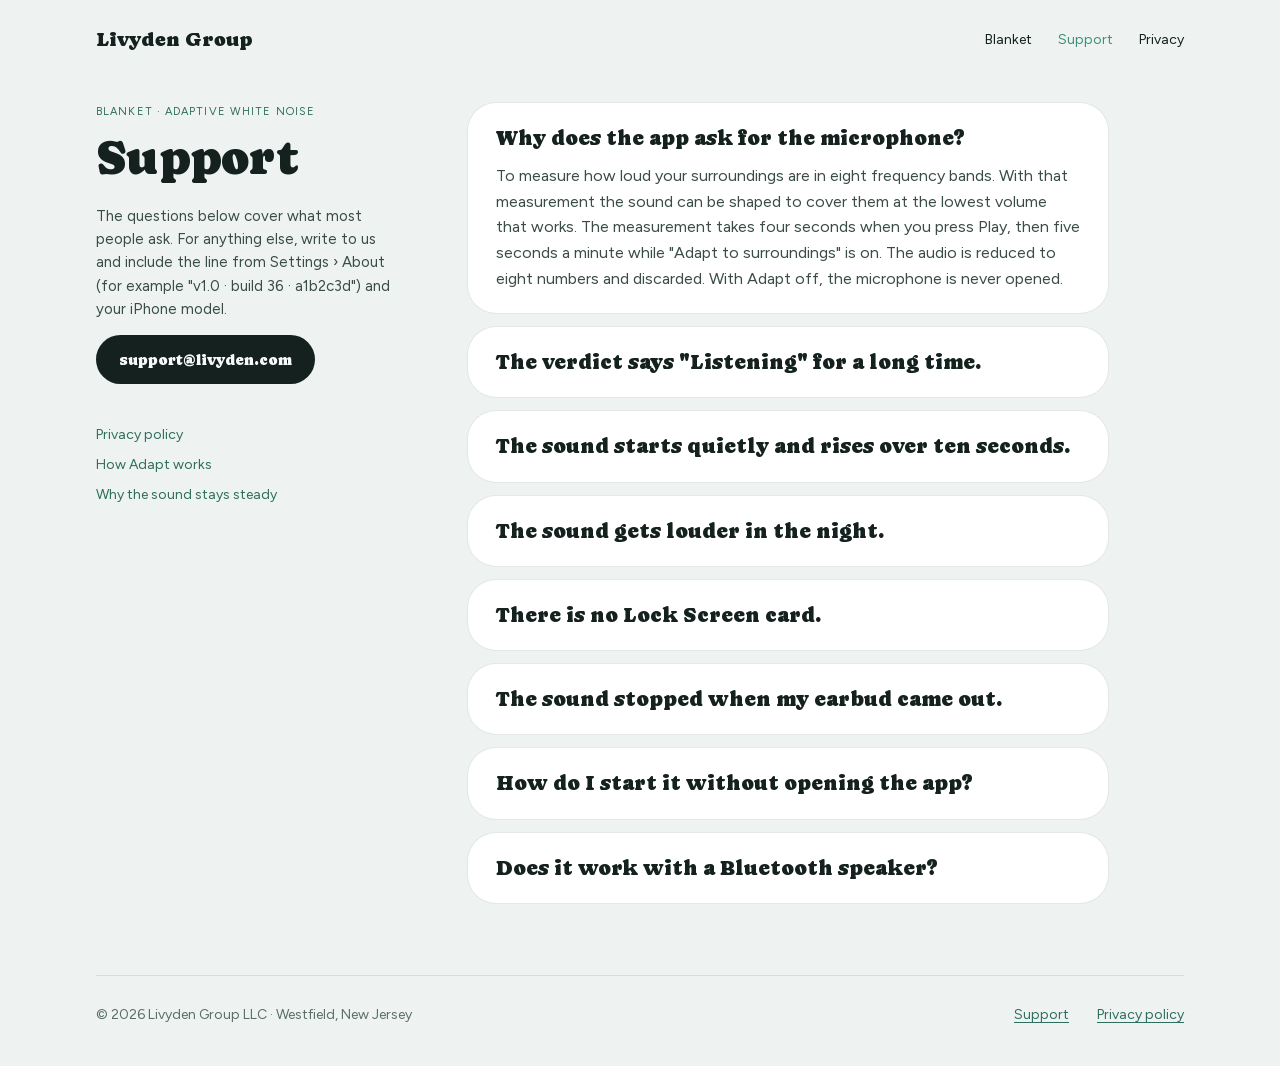
<file: blanket/support.html>
<!doctype html>
<html lang="en">
<head>
<meta charset="utf-8">
<meta name="viewport" content="width=device-width, initial-scale=1">
<title>Blanket Support</title>
<link rel="icon" type="image/png" sizes="32x32" href="../icons/icon-32.png">
<link rel="icon" type="image/png" sizes="192x192" href="../icons/icon-192.png">
<link rel="apple-touch-icon" sizes="180x180" href="../icons/icon-180.png">
<meta property="og:type" content="website">
<meta property="og:site_name" content="Livyden Group">
<meta property="og:title" content="Blanket Support">
<meta property="og:description" content="Help for the Blanket app for iPhone: how it measures your surroundings, common questions, and how to reach the developer.">
<meta property="og:url" content="https://livyden.com/blanket/support.html">
<meta property="og:image" content="https://livyden.com/share/blanket.png">
<meta property="og:image:width" content="1200">
<meta property="og:image:height" content="630">
<meta property="og:image:alt" content="The Blanket app icon with a one-line description of the app">
<meta name="twitter:card" content="summary_large_image">
<meta name="description" content="Help for the Blanket app for iPhone: how it measures your surroundings, common questions, and how to reach the developer.">
<link rel="stylesheet" href="../style.css">
</head>
<body>
<div class="wrap">
<nav class="nav"><a class="brand" href="../">Livyden Group</a><a href="../#blanket">Blanket</a><a href="support.html" aria-current="page">Support</a><a href="privacy.html">Privacy</a></nav>

<div class="page">
<aside>
<p class="kicker">Blanket · adaptive white noise</p>
<h1>Support</h1>
<p class="muted" style="font-size:15px">The questions below cover what most people ask. For anything else, write to us and include the line from Settings › About (for example "v1.0 · build 36 · a1b2c3d") and your iPhone model.</p>
<a class="btn btn-primary" href="mailto:support@livyden.com">support@livyden.com</a>
<ul><li><a href="privacy.html">Privacy policy</a></li><li><a href="adapt-explained.html">How Adapt works</a></li><li><a href="steady-sound.html">Why the sound stays steady</a></li></ul>
</aside>
<main class="faq">
<details open><summary>Why does the app ask for the microphone?</summary><p>To measure how loud your surroundings are in eight frequency bands. With that measurement the sound can be shaped to cover them at the lowest volume that works. The measurement takes four seconds when you press Play, then five seconds a minute while "Adapt to surroundings" is on. The audio is reduced to eight numbers and discarded. With Adapt off, the microphone is never opened.</p></details>
<details><summary>The verdict says "Listening" for a long time.</summary><p>After Play, the app makes two checks about a minute apart and waits until they agree before it reports. In quiet surroundings this takes about two minutes. If it never changes, the microphone may be covered, for example by a pillow or a case. Or microphone access may have been denied in Settings › Privacy &amp; Security › Microphone.</p></details>
<details><summary>The sound starts quietly and rises over ten seconds.</summary><p>That is deliberate on the phone's speaker: the microphone sits next to the speaker, so the surroundings are measured while the sound is still low. In earbuds the sound starts at once. Settings › Playback › Start offers "Quiet" instead, which keeps silence for the four seconds of measurement.</p></details>
<details><summary>The sound gets louder in the night.</summary><p>Adapt raised the level because the surroundings got louder, for example when snoring started. It rises at most by the "Can rise" amount set in Settings: 3, 6, or 9 dB above your level. It falls again when the surroundings are quiet. The morning line and the Coverage sheet show when it moved and by how much.</p></details>
<details><summary>There is no Lock Screen card.</summary><p>"Play with other apps" is on. In that mode iOS treats Blanket as a secondary sound under your audiobook or podcast and shows no card for it. Turn the switch off in Settings to get the card back.</p></details>
<details><summary>The sound stopped when my earbud came out.</summary><p>iOS pauses audio when the output device disappears, so that the sound does not suddenly play from the speaker. Press Play on the Lock Screen, or put the earbud back in, to continue.</p></details>
<details><summary>How do I start it without opening the app?</summary><p>Say "Hey Siri, start Blanket". Or add the Home Screen widget. Or, in the Shortcuts app, create an automation: when Sleep Focus turns on, run "Start Blanket".</p></details>
<details><summary>Does it work with a Bluetooth speaker?</summary><p>Yes. The app treats a Bluetooth speaker like the phone's own speaker. The sound starts low and rises while the surroundings are measured, and the phone's built-in microphone does the measuring.</p></details>
</main>
</div>

<footer class="foot"><span>© 2026 Livyden Group LLC · Westfield, New Jersey</span><a href="support.html">Support</a><a href="privacy.html">Privacy policy</a></footer>
</div>
</body>
</html>
</file>
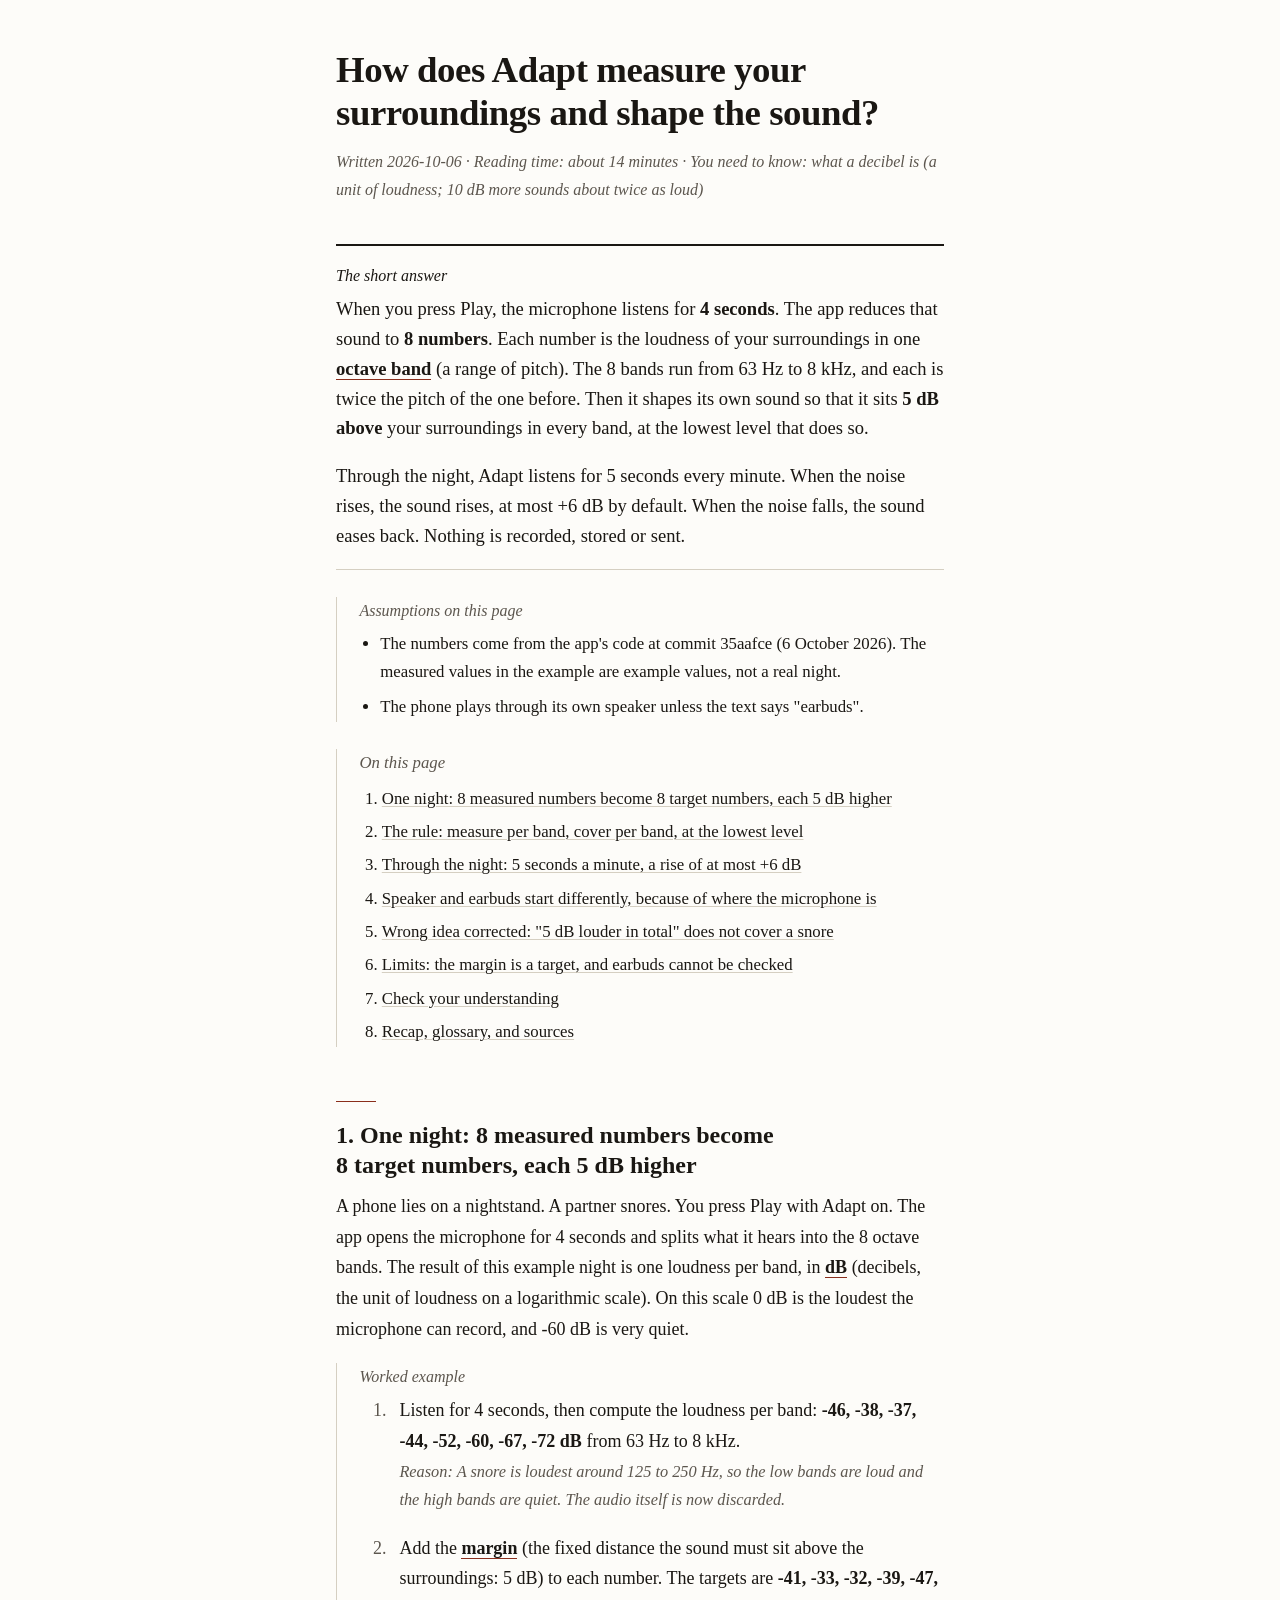
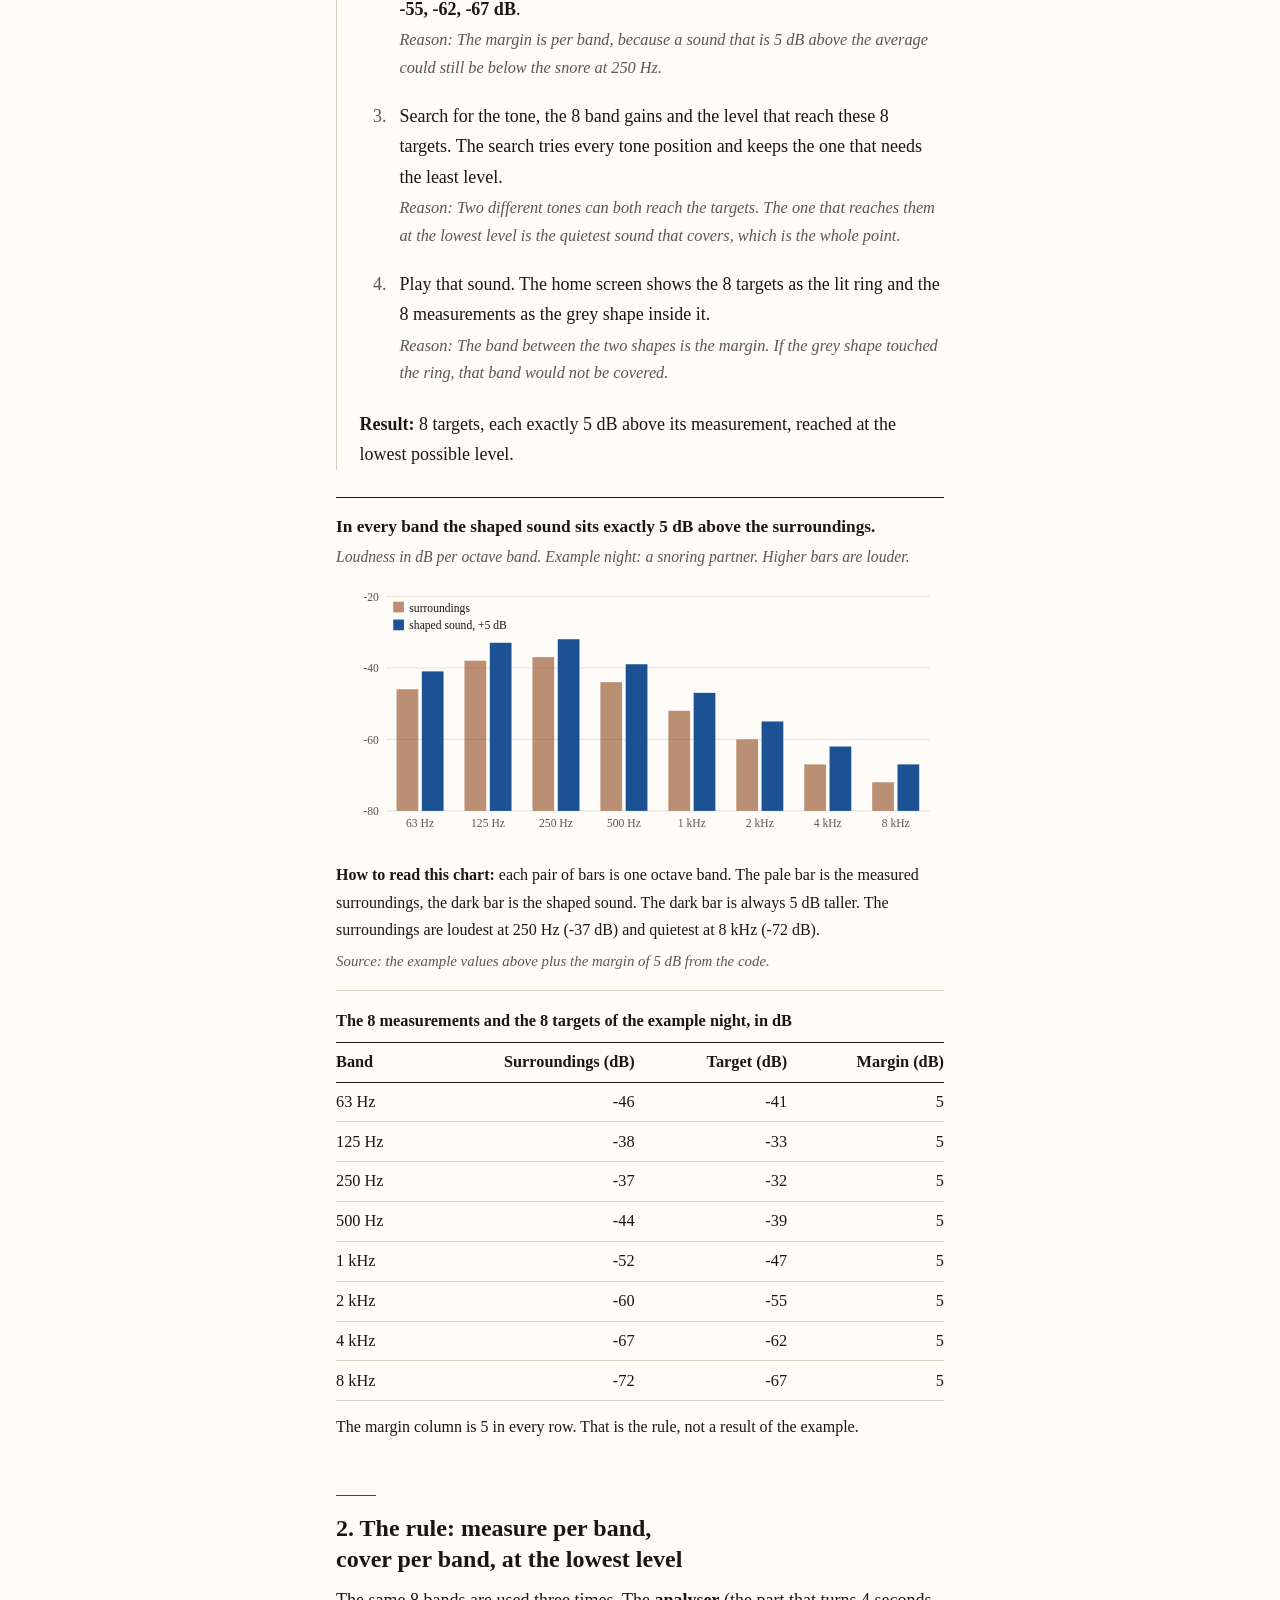
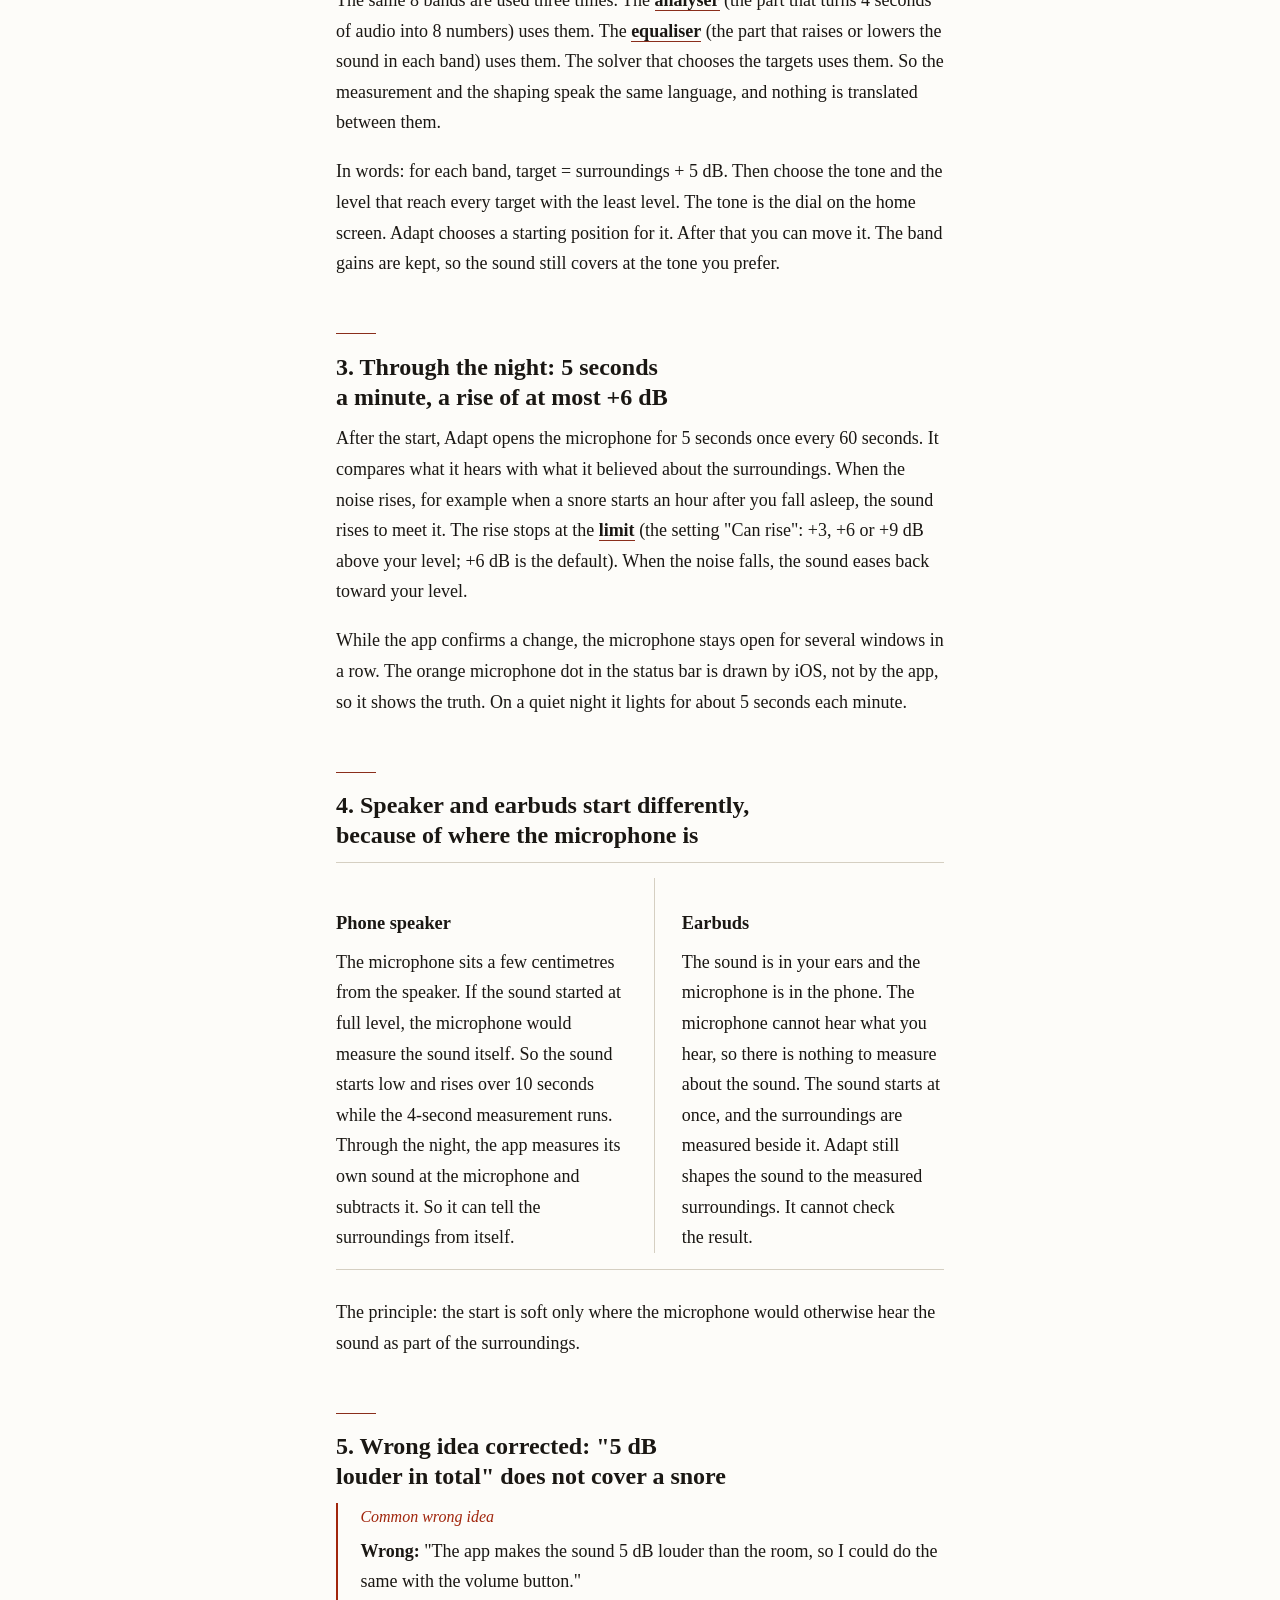
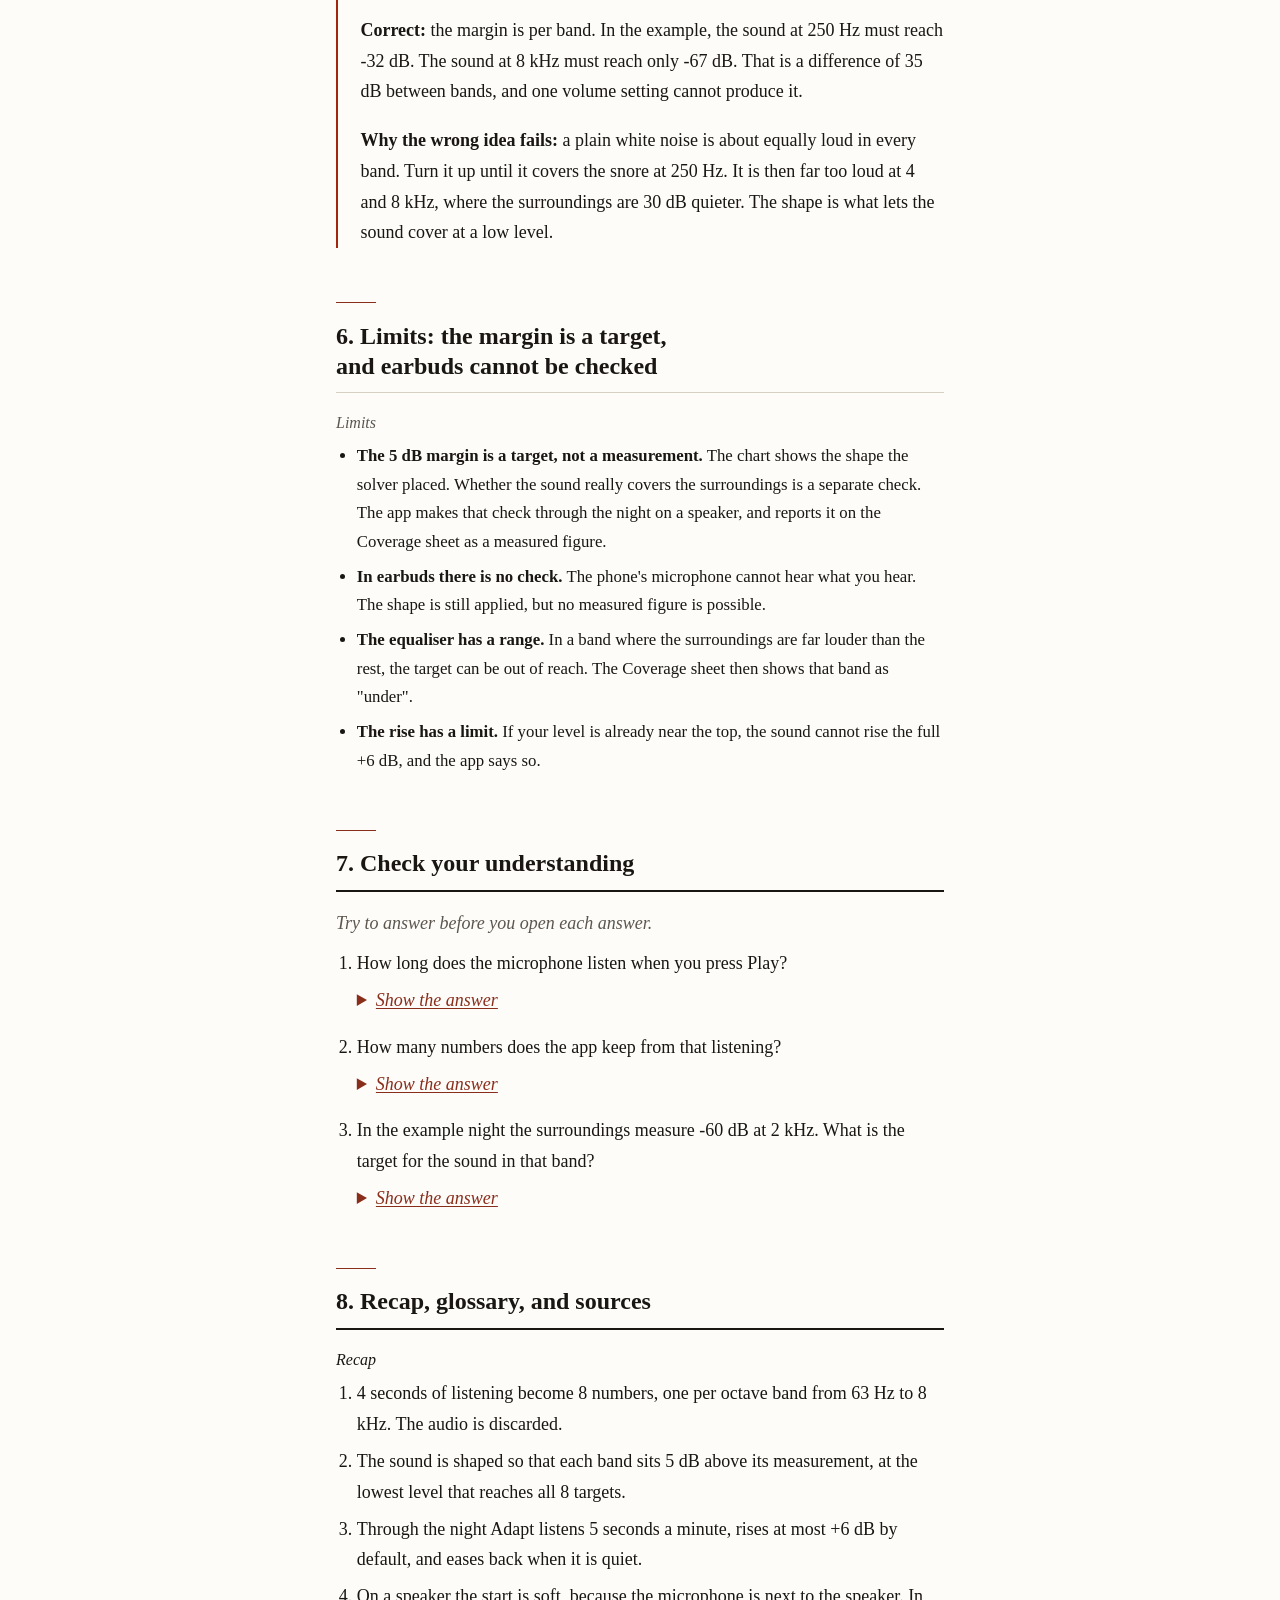
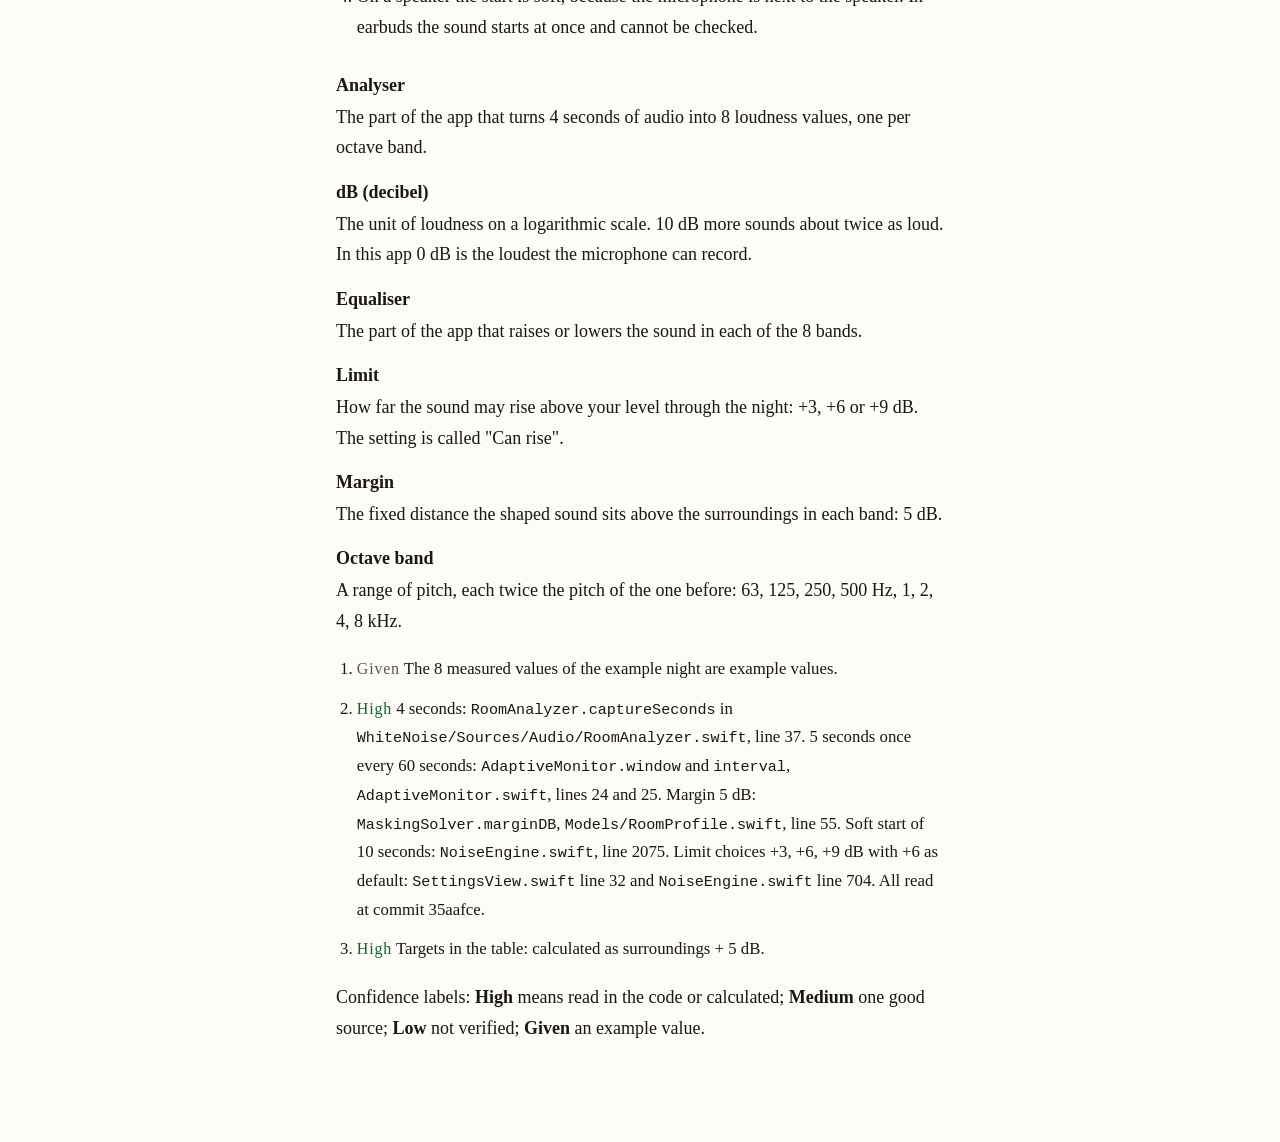
<file: white-noise/adapt-explained.html>
<!doctype html>
<html lang="en">
<head>
<meta charset="utf-8">
<meta name="viewport" content="width=device-width, initial-scale=1">
<title>Adapt Explained</title>
<style>
/* ---------- Typefaces. System serif only, so the page needs no external font. ---------- */
:root {
  --serif: "Iowan Old Style", "Charter", "Palatino Linotype", Palatino, "Sitka Text", Georgia,
    "Songti SC", "Hiragino Mincho ProN", "Noto Serif CJK SC", serif;
  --mono: ui-monospace, SFMono-Regular, Menlo, Consolas, "Liberation Mono", monospace;
}

/* ---------- Colour tokens. Light is the default: warm paper, near-black ink. ---------- */
:root {
  --bg: #fdfcf9;
  --surface: #f2efe7;
  --text: #1a1713;
  --muted: #5c564e;
  --border: #d5cfc2;
  --accent: #8a2e1c;
  --accent-soft: #f1e7e2;
  --good: #11632a;
  --good-soft: #e9f1e7;
  --warn: #7a4300;
  --warn-soft: #f6eddc;
  --bad: #a1260d;
  --bad-soft: #f7e8e3;
  /* Chart series colours: blue, amber, purple, green. Validated for colour-blind readers:
     every pair stays distinct under protan, deutan, and tritan simulation, in both themes.
     Use them in this order. Use at most 4 series in one chart. */
  --s1: #1c5293;
  --s2: #863709;
  --s3: #9260da;
  --s4: #25984d;
  --grid: #e5dfd2;
}
@media (prefers-color-scheme: dark) {
  :root:not([data-theme="light"]) {
    --bg: #16130f;
    --surface: #221e18;
    --text: #ece5da;
    --muted: #a99e91;
    --border: #3c352c;
    --accent: #e4a392;
    --accent-soft: #2b1f1a;
    --good: #7fd69a;
    --good-soft: #17251a;
    --warn: #f0b861;
    --warn-soft: #2c2314;
    --bad: #ff9d8a;
    --bad-soft: #2f1c17;
    --s1: #0774aa;
    --s2: #9e590d;
    --s3: #a473ee;
    --s4: #09af51;
    --grid: #2e2821;
  }
}
:root[data-theme="dark"] {
  --bg: #16130f;
  --surface: #221e18;
  --text: #ece5da;
  --muted: #a99e91;
  --border: #3c352c;
  --accent: #e4a392;
  --accent-soft: #2b1f1a;
  --good: #7fd69a;
  --good-soft: #17251a;
  --warn: #f0b861;
  --warn-soft: #2c2314;
  --bad: #ff9d8a;
  --bad-soft: #2f1c17;
  --s1: #0774aa;
  --s2: #9e590d;
  --s3: #a473ee;
  --s4: #09af51;
  --grid: #2e2821;
}

/* ---------- Base text. One measure, left-aligned, generous line spacing. ---------- */
*, *::before, *::after { box-sizing: border-box; }
html { -webkit-text-size-adjust: 100%; }
body {
  margin: 0;
  background: var(--bg);
  color: var(--text);
  font-family: var(--serif);
  font-size: 1.125rem;
  line-height: 1.7;
  text-align: left;
  overflow-wrap: break-word;
  font-kerning: normal;
  font-synthesis: none;
}
main {
  max-width: 40rem;
  margin: 0 auto;
  padding: 3rem 16px 5rem;
}

/* Headings carry the structure through size and space. No rules across the page,
   except one short mark above each section heading. */
h1, h2, h3 { margin: 0; font-weight: 600; text-wrap: balance; }
h1 {
  font-size: 2.3rem;
  line-height: 1.17;
  letter-spacing: -0.012em;
  margin-bottom: 0.9rem;
}
h2 {
  font-size: 1.5rem;
  line-height: 1.26;
  margin-top: 3.4rem;
  margin-bottom: 0.7rem;
}
h2::before {
  content: "";
  display: block;
  width: 2.5rem;
  border-top: 1px solid var(--accent);
  margin-bottom: 1.1rem;
}
h3 { font-size: 1.15rem; margin-top: 1.9rem; margin-bottom: 0.45rem; }
p, ul, ol, dl, table, figure { margin: 0 0 1.15rem; }
p { text-wrap: pretty; }
ul, ol { padding-left: 1.3rem; }
li { margin-bottom: 0.4rem; }
a {
  color: var(--accent);
  text-decoration-thickness: 1px;
  text-underline-offset: 2px;
}
strong { font-weight: 600; }
.num, td.num, th.num { font-variant-numeric: tabular-nums; }

/* Code keeps only its own typeface. No chip, no frame around a word. */
code {
  font-family: var(--mono);
  font-size: 0.9em;
  font-variant-numeric: tabular-nums;
}
pre {
  background: var(--surface);
  border-left: 2px solid var(--border);
  padding: 0.9rem 1.1rem;
  overflow-x: auto;
  line-height: 1.55;
  font-size: 0.95rem;
  margin: 0 0 1.3rem;
}
pre code { font-size: 1em; }

/* ---------- Page header. One line under the title closes the masthead. ---------- */
.meta {
  color: var(--muted);
  font-style: italic;
  font-size: 1rem;
  margin: 0 0 2.6rem;
}

/* ---------- Boxes. No fill and no frame: a rule and space set each one apart.
              Every box keeps its written label, so colour is never the only signal. ---------- */
.box { margin: 0 0 1.7rem; }
.box > :last-child { margin-bottom: 0; }
.box .label {
  display: block;
  font-style: italic;
  font-weight: 400;
  font-size: 1rem;
  color: var(--muted);
  margin-bottom: 0.35rem;
}

/* The short answer is the opening statement of the page. Heaviest rule, largest text. */
.bottom-line {
  border-top: 2px solid var(--text);
  border-bottom: 1px solid var(--border);
  padding: 1.05rem 0 1.15rem;
  font-size: 1.16rem;
  line-height: 1.6;
}
.bottom-line .label { color: var(--text); }
.example { border-left: 1px solid var(--border); padding-left: 1.4rem; }
.mistake { border-left: 2px solid var(--bad); padding-left: 1.4rem; }
.mistake .label { color: var(--bad); }
.limits { border-top: 1px solid var(--border); padding-top: 1rem; font-size: 1.05rem; }
.assume {
  border-left: 1px solid var(--border);
  padding-left: 1.4rem;
  font-size: 1.05rem;
}
.assume .label { color: var(--muted); }
.predict { border-left: 2px solid var(--accent); padding-left: 1.4rem; }
.predict .label { color: var(--accent); }
.recap { border-top: 2px solid var(--text); padding-top: 1rem; }
.recap .label { color: var(--text); }

/* ---------- Contents list ---------- */
nav.contents {
  border-left: 1px solid var(--border);
  padding: 0 0 0 1.4rem;
  margin: 0 0 2rem;
  font-size: 1.05rem;
}
nav.contents ol { margin: 0; padding-left: 1.4rem; }
nav.contents li { margin-bottom: 0.3rem; }
nav.contents a { color: var(--text); text-decoration-color: var(--border); }
nav.contents a:hover { text-decoration-color: var(--accent); }
nav.contents .label {
  display: block;
  font-style: italic;
  font-weight: 400;
  color: var(--muted);
  margin-bottom: 0.45rem;
}

/* ---------- Key terms. The definition is in the sentence, not in a tooltip. ---------- */
dfn {
  font-style: normal;
  font-weight: 600;
  border-bottom: 1px solid var(--accent);
}
dl.glossary dt { font-weight: 600; margin-top: 0.85rem; }
dl.glossary dd { margin: 0.1rem 0 0 0; }

/* ---------- Numbered reasoning steps. The numeral sits in the margin, as in a book. ---------- */
ol.steps { list-style: none; padding: 0; counter-reset: step; }
ol.steps > li {
  counter-increment: step;
  position: relative;
  padding: 0 0 0.2rem 2.5rem;
  margin-bottom: 1rem;
}
ol.steps > li::before {
  content: counter(step) ".";
  position: absolute;
  left: 0;
  top: 0;
  width: 1.7rem;
  text-align: right;
  color: var(--muted);
  font-variant-numeric: tabular-nums;
  font-weight: 400;
}
.why {
  display: block;
  color: var(--muted);
  font-style: italic;
  font-size: 1.02rem;
  margin-top: 0.1rem;
}
.why::before { content: "Reason: "; font-weight: 400; }

/* ---------- Tables. Print rules only: one above the header, one under each row. ---------- */
.table-wrap { overflow-x: auto; margin: 0 0 1.15rem; }
.table-wrap table { margin: 0; }
/* When a table is wider than its frame, the script adds the class "scrolls". Then the title
   stays in view and a hint appears. */
.table-wrap.scrolls caption { position: sticky; left: 0; max-width: var(--wrap-width, 100%); }
.table-wrap.scrolls::before {
  content: "Move the table sideways to see all of it.";
  display: block;
  position: sticky;
  left: 0;
  color: var(--muted);
  font-style: italic;
  font-size: 0.9rem;
  margin-bottom: 0.3rem;
}
table { border-collapse: collapse; width: 100%; font-size: 1.02rem; line-height: 1.5; }
caption {
  text-align: left;
  font-weight: 600;
  padding-bottom: 0.5rem;
}
th, td {
  padding: 0.45rem 0.8rem;
  border-bottom: 1px solid var(--border);
  text-align: left;
  vertical-align: top;
}
th:first-child, td:first-child { padding-left: 0; }
th:last-child, td:last-child { padding-right: 0; }
thead th {
  border-top: 1px solid var(--text);
  border-bottom: 1px solid var(--text);
  font-weight: 600;
}
td.num, th.num { text-align: right; }
td.num { white-space: nowrap; }
.table-read { font-size: 1rem; margin: -0.4rem 0 1.15rem; }
tbody th { font-weight: 400; }
tr.highlight td, tr.highlight th { background: var(--surface); font-weight: 600; }

/* ---------- Figures. The title is a sentence that states the finding. ---------- */
figure {
  border-top: 1px solid var(--text);
  border-bottom: 1px solid var(--border);
  padding: 0.9rem 0 1rem;
}
figure .fig-title { font-weight: 600; font-size: 1.08rem; margin: 0 0 0.15rem; }
figure .fig-sub { color: var(--muted); font-style: italic; font-size: 0.98rem; margin: 0 0 0.7rem; }
figure .fig-read { font-size: 1rem; margin: 0.7rem 0 0; }
figure .fig-source { color: var(--muted); font-style: italic; font-size: 0.93rem; margin: 0.35rem 0 0; }
figure svg { display: block; width: 100%; height: auto; }
/* On a narrow screen a figure keeps a readable size and scrolls inside its own frame. */
.fig-scroll { overflow-x: auto; }
.fig-scroll svg { min-width: 34rem; }
@media (max-width: 40rem) {
  .fig-scroll::before {
    content: "Move the figure sideways to see all of it.";
    display: block;
    position: sticky;
    left: 0;
    color: var(--muted);
    font-style: italic;
    font-size: 0.9rem;
    margin-bottom: 0.3rem;
  }
}
svg text { font-family: var(--serif); fill: var(--text); }
svg .axis-label { fill: var(--muted); font-size: 13px; }
svg .grid { stroke: var(--grid); stroke-width: 1; }
svg .axis { stroke: var(--muted); stroke-width: 1; }
/* Diagram parts. A box is a thing. An arrow means "causes" or "then". */
svg .node { fill: none; stroke: var(--muted); stroke-width: 1.2; }
svg .arrow { fill: none; stroke: var(--text); stroke-width: 1.5; }
svg .arrow-head { fill: var(--text); }
svg .node-name { font-size: 14px; font-weight: 600; }
svg .node-value { font-size: 13px; fill: var(--muted); }
svg .arrow-label { font-size: 13px; font-style: italic; }

/* ---------- Text that is quoted from a source or from data. The language rules do not apply to it. ---------- */
.quoted { font-style: italic; }

/* ---------- Side-by-side comparison. One hairline divides the two cases. ---------- */
.compare {
  display: grid;
  grid-template-columns: 1fr 1fr;
  gap: 0 1.7rem;
  margin: 0 0 1.7rem;
  border-top: 1px solid var(--border);
  border-bottom: 1px solid var(--border);
  padding: 0.95rem 0 1rem;
}
.compare > div > :last-child { margin-bottom: 0; }
.compare > div + div { border-left: 1px solid var(--border); padding-left: 1.7rem; }
.compare h4 { margin: 0 0 0.4rem; font-size: 1.04rem; font-weight: 600; }
@media (max-width: 560px) {
  .compare { grid-template-columns: 1fr; gap: 1.1rem 0; }
  .compare > div + div {
    border-left: 0;
    padding-left: 0;
    border-top: 1px solid var(--border);
    padding-top: 1.1rem;
  }
}

/* ---------- Self-check questions. The answer is hidden until the reader tries. ---------- */
.check {
  border-top: 2px solid var(--text);
  padding-top: 1rem;
  margin: 0 0 1.8rem;
}
.check .label {
  display: block;
  font-style: italic;
  font-weight: 400;
  color: var(--muted);
  margin-bottom: 0.6rem;
}
.check ol { margin-bottom: 0; }
.check li { margin-bottom: 1rem; }
details { margin-top: 0.4rem; }
summary {
  cursor: pointer;
  color: var(--accent);
  font-style: italic;
  text-decoration: underline;
  text-decoration-thickness: 1px;
  text-underline-offset: 2px;
}
details > div {
  margin-top: 0.5rem;
  padding: 0.1rem 0 0.1rem 1.1rem;
  border-left: 1px solid var(--border);
}
details > div > :last-child { margin-bottom: 0; }

/* ---------- Optional depth. Visible label, one level only. ---------- */
details.optional {
  border-top: 1px solid var(--border);
  border-bottom: 1px solid var(--border);
  padding: 0.75rem 0;
  margin: 0 0 1.7rem;
}
details.optional > summary::before {
  content: "Optional detail: ";
  color: var(--muted);
  font-style: italic;
  font-weight: 400;
}

/* ---------- Part heading, for a page with several parts ---------- */
.part {
  margin: 4rem 0 0;
  padding: 0 0 0.35rem;
  border-bottom: 1px solid var(--text);
  font-size: 1.02rem;
  font-weight: 400;
  font-variant-caps: small-caps;
  letter-spacing: 0.07em;
  color: var(--muted);
}
.part + h2 { margin-top: 1.3rem; }
.part + h2::before { content: none; }
nav.contents .core::after {
  content: " (main path)";
  color: var(--muted);
  font-style: italic;
  font-size: 0.92rem;
}

/* ---------- Confidence labels. Small capitals plus the word, never colour alone. ---------- */
.conf {
  font-size: 1rem;
  font-weight: 400;
  font-variant-caps: small-caps;
  letter-spacing: 0.05em;
  white-space: nowrap;
}
.conf.high { color: var(--good); }
.conf.medium { color: var(--warn); }
.conf.low { color: var(--bad); }
.conf.given { color: var(--muted); }
ol.sources { font-size: 1.05rem; }
ol.sources li { margin-bottom: 0.7rem; }

/* ---------- Narrow screens. The title drops one step, the measure keeps its gutter. ---------- */
@media (max-width: 30rem) {
  body { font-size: 1.06rem; }
  main { padding: 2.2rem 16px 4rem; }
  h1 { font-size: 1.8rem; }
  h2 { font-size: 1.32rem; margin-top: 2.8rem; }
  .bottom-line { font-size: 1.1rem; }
}

/* ---------- Print. All hidden answers are opened by the script at the end of the file. ---------- */
@media print {
  body { font-size: 11pt; background: #fff; color: #000; }
  main { max-width: none; padding: 0; }
  nav.contents { display: none; }
  h2 { margin-top: 2rem; }
  .box, figure, .check, table, .compare { break-inside: avoid; }
  a { color: inherit; }
}
</style>
</head>
<body>
<main>

<!-- names: iOS, OLED -->
<h1>How does Adapt measure your surroundings and shape the sound?</h1>
<p class="meta">Written 2026-10-06 · Reading time: about 14 minutes · You need to know: what a decibel is (a unit of loudness; 10 dB more sounds about twice as loud)</p>

<div class="box bottom-line">
  <span class="label">The short answer</span>
  <p>When you press Play, the microphone listens for <strong>4 seconds</strong>. The app reduces that sound to <strong>8 numbers</strong>. Each number is the loudness of your surroundings in one <dfn>octave band</dfn> (a range of pitch). The 8 bands run from 63 Hz to 8 kHz, and each is twice the pitch of the one before. Then it shapes its own sound so that it sits <strong>5 dB above</strong> your surroundings in every band, at the lowest level that does so.</p>
  <p>Through the night, Adapt listens for 5 seconds every minute. When the noise rises, the sound rises, at most +6 dB by default. When the noise falls, the sound eases back. Nothing is recorded, stored or sent.</p>
</div>

<div class="box assume">
  <span class="label">Assumptions on this page</span>
  <ul>
    <li>The numbers come from the app's code at commit 35aafce (6 October 2026). The measured values in the example are example values, not a real night.</li>
    <li>The phone plays through its own speaker unless the text says "earbuds".</li>
  </ul>
</div>

<nav class="contents">
  <span class="label">On this page</span>
  <ol>
    <li><a href="#example">One night: 8 measured numbers become 8 target numbers, each 5 dB higher</a></li>
    <li><a href="#rule">The rule: measure per band, cover per band, at the lowest level</a></li>
    <li><a href="#night">Through the night: 5 seconds a minute, a rise of at most +6 dB</a></li>
    <li><a href="#route">Speaker and earbuds start differently, because of where the microphone is</a></li>
    <li><a href="#mistake">Wrong idea corrected: "5 dB louder in total" does not cover a snore</a></li>
    <li><a href="#limits">Limits: the margin is a target, and earbuds cannot be checked</a></li>
    <li><a href="#check">Check your understanding</a></li>
    <li><a href="#recap">Recap, glossary, and sources</a></li>
  </ol>
</nav>

<h2 id="example">1. One night: 8 measured numbers become 8 target numbers, each 5 dB higher</h2>
<p>A phone lies on a nightstand. A partner snores. You press Play with Adapt on. The app opens the microphone for 4 seconds and splits what it hears into the 8 octave bands. The result of this example night is one loudness per band, in <dfn>dB</dfn> (decibels, the unit of loudness on a logarithmic scale). On this scale 0 dB is the loudest the microphone can record, and -60 dB is very quiet.</p>

<div class="box example">
  <span class="label">Worked example</span>
  <ol class="steps">
    <li>Listen for 4 seconds, then compute the loudness per band: <strong>-46, -38, -37, -44, -52, -60, -67, -72 dB</strong> from 63 Hz to 8 kHz.
      <span class="why">A snore is loudest around 125 to 250 Hz, so the low bands are loud and the high bands are quiet. The audio itself is now discarded.</span></li>
    <li>Add the <dfn>margin</dfn> (the fixed distance the sound must sit above the surroundings: 5 dB) to each number. The targets are <strong>-41, -33, -32, -39, -47, -55, -62, -67 dB</strong>.
      <span class="why">The margin is per band, because a sound that is 5 dB above the average could still be below the snore at 250 Hz.</span></li>
    <li>Search for the tone, the 8 band gains and the level that reach these 8 targets. The search tries every tone position and keeps the one that needs the least level.
      <span class="why">Two different tones can both reach the targets. The one that reaches them at the lowest level is the quietest sound that covers, which is the whole point.</span></li>
    <li>Play that sound. The home screen shows the 8 targets as the lit ring and the 8 measurements as the grey shape inside it.
      <span class="why">The band between the two shapes is the margin. If the grey shape touched the ring, that band would not be covered.</span></li>
  </ol>
  <p><strong>Result:</strong> 8 targets, each exactly 5 dB above its measurement, reached at the lowest possible level.</p>
</div>

<figure>
  <p class="fig-title">In every band the shaped sound sits exactly 5 dB above the surroundings.</p>
  <p class="fig-sub">Loudness in dB per octave band. Example night: a snoring partner. Higher bars are louder.</p>
  <div class="fig-scroll">
  <svg viewBox="0 0 680 300" role="img" aria-label="Bar chart. For each of eight octave bands, the shaped sound sits exactly 5 decibels above the measured surroundings. The surroundings are loudest at 250 hertz, minus 37 decibels, and quietest at 8 kilohertz, minus 72 decibels."><line class="grid" x1="56" y1="256.0" x2="664" y2="256.0"/><text class="axis-label" x="48" y="261.0" text-anchor="end" font-size="13">-80</text><line class="grid" x1="56" y1="176.0" x2="664" y2="176.0"/><text class="axis-label" x="48" y="181.0" text-anchor="end" font-size="13">-60</text><line class="grid" x1="56" y1="96.0" x2="664" y2="96.0"/><text class="axis-label" x="48" y="101.0" text-anchor="end" font-size="13">-40</text><line class="grid" x1="56" y1="16.0" x2="664" y2="16.0"/><text class="axis-label" x="48" y="21.0" text-anchor="end" font-size="13">-20</text><rect x="67.7" y="120.0" width="24.3" height="136.0" fill="var(--s2)" opacity="0.55"/><rect x="96.0" y="100.0" width="24.3" height="156.0" fill="var(--s1)"/><text class="axis-label" x="94.0" y="274" text-anchor="middle" font-size="13">63 Hz</text><rect x="143.7" y="88.0" width="24.3" height="168.0" fill="var(--s2)" opacity="0.55"/><rect x="172.0" y="68.0" width="24.3" height="188.0" fill="var(--s1)"/><text class="axis-label" x="170.0" y="274" text-anchor="middle" font-size="13">125 Hz</text><rect x="219.7" y="84.0" width="24.3" height="172.0" fill="var(--s2)" opacity="0.55"/><rect x="248.0" y="64.0" width="24.3" height="192.0" fill="var(--s1)"/><text class="axis-label" x="246.0" y="274" text-anchor="middle" font-size="13">250 Hz</text><rect x="295.7" y="112.0" width="24.3" height="144.0" fill="var(--s2)" opacity="0.55"/><rect x="324.0" y="92.0" width="24.3" height="164.0" fill="var(--s1)"/><text class="axis-label" x="322.0" y="274" text-anchor="middle" font-size="13">500 Hz</text><rect x="371.7" y="144.0" width="24.3" height="112.0" fill="var(--s2)" opacity="0.55"/><rect x="400.0" y="124.0" width="24.3" height="132.0" fill="var(--s1)"/><text class="axis-label" x="398.0" y="274" text-anchor="middle" font-size="13">1 kHz</text><rect x="447.7" y="176.0" width="24.3" height="80.0" fill="var(--s2)" opacity="0.55"/><rect x="476.0" y="156.0" width="24.3" height="100.0" fill="var(--s1)"/><text class="axis-label" x="474.0" y="274" text-anchor="middle" font-size="13">2 kHz</text><rect x="523.7" y="204.0" width="24.3" height="52.0" fill="var(--s2)" opacity="0.55"/><rect x="552.0" y="184.0" width="24.3" height="72.0" fill="var(--s1)"/><text class="axis-label" x="550.0" y="274" text-anchor="middle" font-size="13">4 kHz</text><rect x="599.7" y="224.0" width="24.3" height="32.0" fill="var(--s2)" opacity="0.55"/><rect x="628.0" y="204.0" width="24.3" height="52.0" fill="var(--s1)"/><text class="axis-label" x="626.0" y="274" text-anchor="middle" font-size="13">8 kHz</text><rect x="64" y="22" width="12" height="12" fill="var(--s2)" opacity="0.55"/><text x="82" y="33" font-size="13" fill="var(--text)">surroundings</text><rect x="64" y="42" width="12" height="12" fill="var(--s1)"/><text x="82" y="53" font-size="13" fill="var(--text)">shaped sound, +5 dB</text></svg>
  </div>
  <p class="fig-read"><strong>How to read this chart:</strong> each pair of bars is one octave band. The pale bar is the measured surroundings, the dark bar is the shaped sound. The dark bar is always 5 dB taller. The surroundings are loudest at 250 Hz (-37 dB) and quietest at 8 kHz (-72 dB).</p>
  <p class="fig-source">Source: the example values above plus the margin of 5 dB from the code.</p>
</figure>

<div class="table-wrap">
<table>
  <caption>The 8 measurements and the 8 targets of the example night, in dB</caption>
  <thead><tr><th>Band</th><th class="num">Surroundings (dB)</th><th class="num">Target (dB)</th><th class="num">Margin (dB)</th></tr></thead>
  <tbody><tr><th scope="row">63&nbsp;Hz</th><td class="num">-46</td><td class="num">-41</td><td class="num">5</td></tr><tr><th scope="row">125&nbsp;Hz</th><td class="num">-38</td><td class="num">-33</td><td class="num">5</td></tr><tr><th scope="row">250&nbsp;Hz</th><td class="num">-37</td><td class="num">-32</td><td class="num">5</td></tr><tr><th scope="row">500&nbsp;Hz</th><td class="num">-44</td><td class="num">-39</td><td class="num">5</td></tr><tr><th scope="row">1&nbsp;kHz</th><td class="num">-52</td><td class="num">-47</td><td class="num">5</td></tr><tr><th scope="row">2&nbsp;kHz</th><td class="num">-60</td><td class="num">-55</td><td class="num">5</td></tr><tr><th scope="row">4&nbsp;kHz</th><td class="num">-67</td><td class="num">-62</td><td class="num">5</td></tr><tr><th scope="row">8&nbsp;kHz</th><td class="num">-72</td><td class="num">-67</td><td class="num">5</td></tr></tbody>
</table>
</div>
<p class="table-read">The margin column is 5 in every row. That is the rule, not a result of the example.</p>

<h2 id="rule">2. The rule: measure per band, cover per band, at the lowest level</h2>
<p>The same 8 bands are used three times. The <dfn>analyser</dfn> (the part that turns 4 seconds of audio into 8 numbers) uses them. The <dfn>equaliser</dfn> (the part that raises or lowers the sound in each band) uses them. The solver that chooses the targets uses them. So the measurement and the shaping speak the same language, and nothing is translated between them.</p>
<p>In words: for each band, target = surroundings + 5 dB. Then choose the tone and the level that reach every target with the least level. The tone is the dial on the home screen. Adapt chooses a starting position for it. After that you can move it. The band gains are kept, so the sound still covers at the tone you prefer.</p>

<h2 id="night">3. Through the night: 5 seconds a minute, a rise of at most +6 dB</h2>
<p>After the start, Adapt opens the microphone for 5 seconds once every 60 seconds. It compares what it hears with what it believed about the surroundings. When the noise rises, for example when a snore starts an hour after you fall asleep, the sound rises to meet it. The rise stops at the <dfn>limit</dfn> (the setting "Can rise": +3, +6 or +9 dB above your level; +6 dB is the default). When the noise falls, the sound eases back toward your level.</p>
<p>While the app confirms a change, the microphone stays open for several windows in a row. The orange microphone dot in the status bar is drawn by iOS, not by the app, so it shows the truth. On a quiet night it lights for about 5 seconds each minute.</p>

<h2 id="route">4. Speaker and earbuds start differently, because of where the microphone is</h2>
<div class="compare">
  <div>
    <h3>Phone speaker</h3>
    <p>The microphone sits a few centimetres from the speaker. If the sound started at full level, the microphone would measure the sound itself. So the sound starts low and rises over 10 seconds while the 4-second measurement runs. Through the night, the app measures its own sound at the microphone and subtracts it. So it can tell the surroundings from itself.</p>
  </div>
  <div>
    <h3>Earbuds</h3>
    <p>The sound is in your ears and the microphone is in the phone. The microphone cannot hear what you hear, so there is nothing to measure about the sound. The sound starts at once, and the surroundings are measured beside it. Adapt still shapes the sound to the measured surroundings. It cannot check the result.</p>
  </div>
</div>
<p>The principle: the start is soft only where the microphone would otherwise hear the sound as part of the surroundings.</p>

<h2 id="mistake">5. Wrong idea corrected: "5 dB louder in total" does not cover a snore</h2>
<div class="box mistake">
  <span class="label">Common wrong idea</span>
  <p><strong>Wrong:</strong> "The app makes the sound 5 dB louder than the room, so I could do the same with the volume button."</p>
  <p><strong>Correct:</strong> the margin is per band. In the example, the sound at 250 Hz must reach -32 dB. The sound at 8 kHz must reach only -67 dB. That is a difference of 35 dB between bands, and one volume setting cannot produce it.</p>
  <p><strong>Why the wrong idea fails:</strong> a plain white noise is about equally loud in every band. Turn it up until it covers the snore at 250 Hz. It is then far too loud at 4 and 8 kHz, where the surroundings are 30 dB quieter. The shape is what lets the sound cover at a low level.</p>
</div>

<h2 id="limits">6. Limits: the margin is a target, and earbuds cannot be checked</h2>
<div class="box limits">
  <span class="label">Limits</span>
  <ul>
    <li><strong>The 5 dB margin is a target, not a measurement.</strong> The chart shows the shape the solver placed. Whether the sound really covers the surroundings is a separate check. The app makes that check through the night on a speaker, and reports it on the Coverage sheet as a measured figure.</li>
    <li><strong>In earbuds there is no check.</strong> The phone's microphone cannot hear what you hear. The shape is still applied, but no measured figure is possible.</li>
    <li><strong>The equaliser has a range.</strong> In a band where the surroundings are far louder than the rest, the target can be out of reach. The Coverage sheet then shows that band as "under".</li>
    <li><strong>The rise has a limit.</strong> If your level is already near the top, the sound cannot rise the full +6 dB, and the app says so.</li>
  </ul>
</div>

<h2 id="check">7. Check your understanding</h2>
<div class="check">
  <span class="label">Try to answer before you open each answer.</span>
  <ol>
    <li>How long does the microphone listen when you press Play?
      <details>
        <summary>Show the answer</summary>
        <div><p><strong>4 seconds.</strong></p><p>Then 5 seconds once a minute through the night. A typical wrong answer is "all the time". The microphone is closed for 55 of every 60 seconds on a quiet night. See <a href="#night">section 3</a>.</p></div>
      </details>
    </li>
    <li>How many numbers does the app keep from that listening?
      <details>
        <summary>Show the answer</summary>
        <div><p><strong>8.</strong></p><p>One loudness per octave band, 63 Hz to 8 kHz. The audio itself is overwritten. A typical wrong answer is "a recording": there is none. See <a href="#example">section 1</a>.</p></div>
      </details>
    </li>
    <li>In the example night the surroundings measure -60 dB at 2 kHz. What is the target for the sound in that band?
      <details>
        <summary>Show the answer</summary>
        <div><p><strong>-55 dB.</strong></p><p>Target = surroundings + 5 dB = -60 + 5 = -55 dB. A typical wrong answer is -65 dB, from subtraction instead of addition. Another is "5 dB above the average of all bands". The margin is per band. See the table in <a href="#example">section 1</a>.</p></div>
      </details>
    </li>
  </ol>
</div>

<h2 id="recap">8. Recap, glossary, and sources</h2>
<div class="box recap">
  <span class="label">Recap</span>
  <ol>
    <li>4 seconds of listening become 8 numbers, one per octave band from 63 Hz to 8 kHz. The audio is discarded.</li>
    <li>The sound is shaped so that each band sits 5 dB above its measurement, at the lowest level that reaches all 8 targets.</li>
    <li>Through the night Adapt listens 5 seconds a minute, rises at most +6 dB by default, and eases back when it is quiet.</li>
    <li>On a speaker the start is soft, because the microphone is next to the speaker. In earbuds the sound starts at once and cannot be checked.</li>
  </ol>
</div>

<dl class="glossary">
  <dt>Analyser</dt><dd>The part of the app that turns 4 seconds of audio into 8 loudness values, one per octave band.</dd>
  <dt>dB (decibel)</dt><dd>The unit of loudness on a logarithmic scale. 10 dB more sounds about twice as loud. In this app 0 dB is the loudest the microphone can record.</dd>
  <dt>Equaliser</dt><dd>The part of the app that raises or lowers the sound in each of the 8 bands.</dd>
  <dt>Limit</dt><dd>How far the sound may rise above your level through the night: +3, +6 or +9 dB. The setting is called "Can rise".</dd>
  <dt>Margin</dt><dd>The fixed distance the shaped sound sits above the surroundings in each band: 5 dB.</dd>
  <dt>Octave band</dt><dd>A range of pitch, each twice the pitch of the one before: 63, 125, 250, 500 Hz, 1, 2, 4, 8 kHz.</dd>
</dl>

<ol class="sources">
  <li><span class="conf given">Given</span> The 8 measured values of the example night are example values.</li>
  <li><span class="conf high">High</span> 4 seconds: <code>RoomAnalyzer.captureSeconds</code> in <code>WhiteNoise/Sources/Audio/RoomAnalyzer.swift</code>, line 37. 5 seconds once every 60 seconds: <code>AdaptiveMonitor.window</code> and <code>interval</code>, <code>AdaptiveMonitor.swift</code>, lines 24 and 25. Margin 5 dB: <code>MaskingSolver.marginDB</code>, <code>Models/RoomProfile.swift</code>, line 55. Soft start of 10 seconds: <code>NoiseEngine.swift</code>, line 2075. Limit choices +3, +6, +9 dB with +6 as default: <code>SettingsView.swift</code> line 32 and <code>NoiseEngine.swift</code> line 704. All read at commit 35aafce.</li>
  <li><span class="conf high">High</span> Targets in the table: calculated as surroundings + 5 dB.</li>
</ol>
<p>Confidence labels: <strong>High</strong> means read in the code or calculated; <strong>Medium</strong> one good source; <strong>Low</strong> not verified; <strong>Given</strong> an example value.</p>

</main>
<script>
// Open every hidden answer before printing, so the printed page is complete.
window.addEventListener("beforeprint", function () {
  document.querySelectorAll("details").forEach(function (d) { d.open = true; });
});
// Mark each table that is wider than its frame. The styles then show a hint and keep the title in view.
function markWideTables() {
  document.querySelectorAll(".table-wrap").forEach(function (w) {
    w.classList.toggle("scrolls", w.scrollWidth > w.clientWidth + 1);
    w.style.setProperty("--wrap-width", w.clientWidth + "px");
  });
}
window.addEventListener("load", markWideTables);
window.addEventListener("resize", markWideTables);
</script>
</body>
</html>
</file>
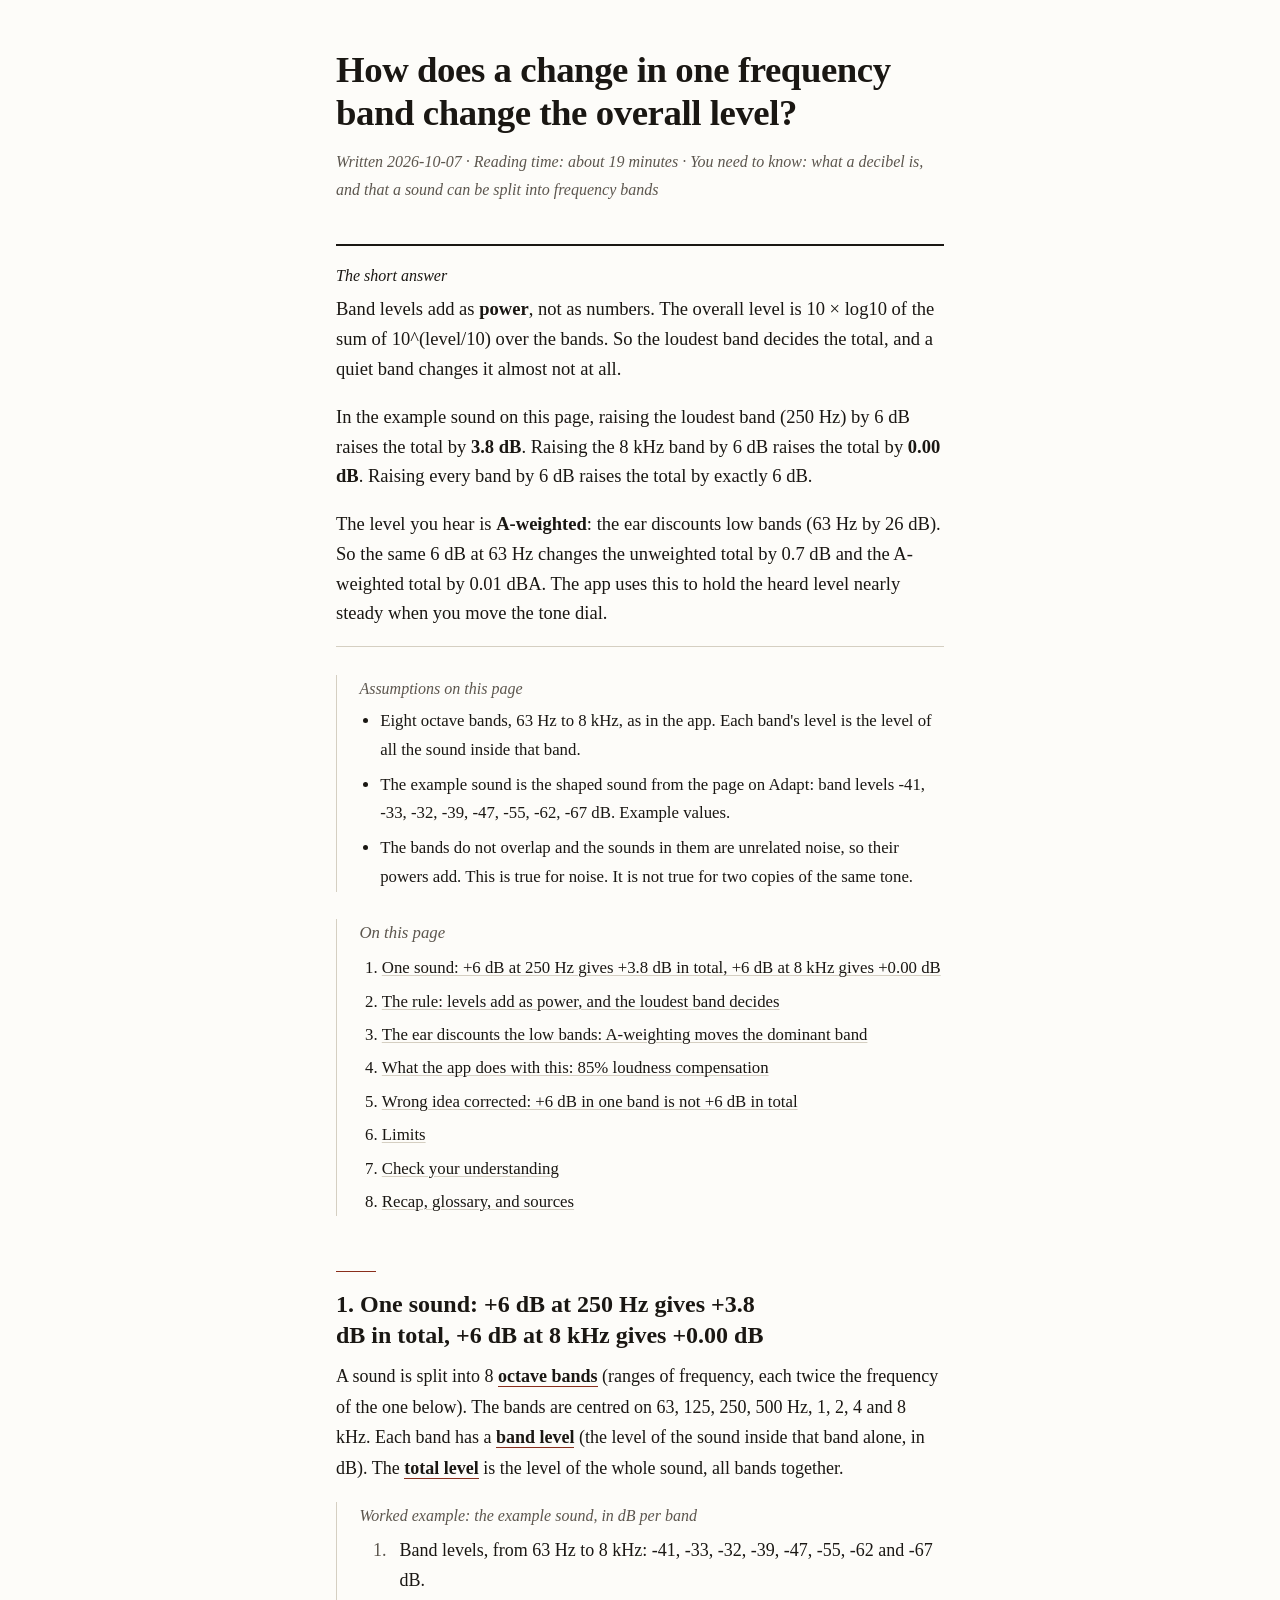
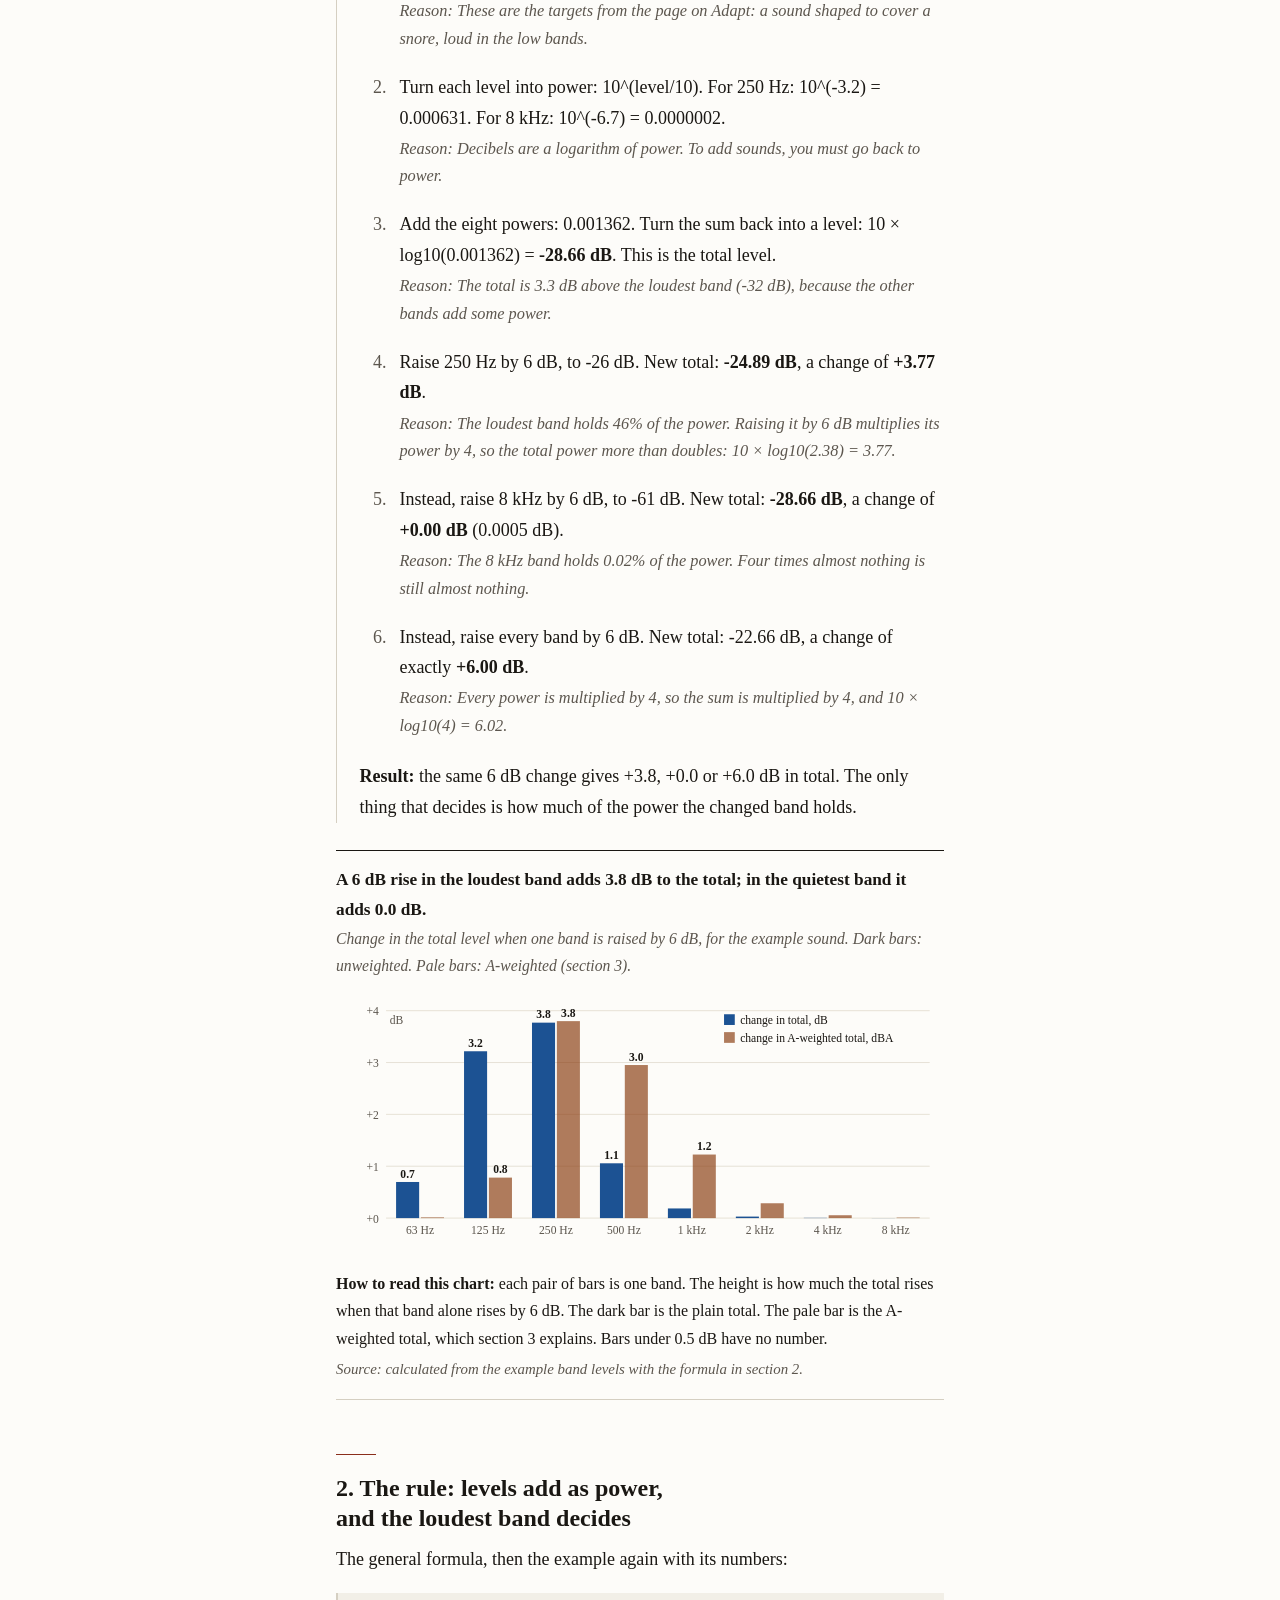
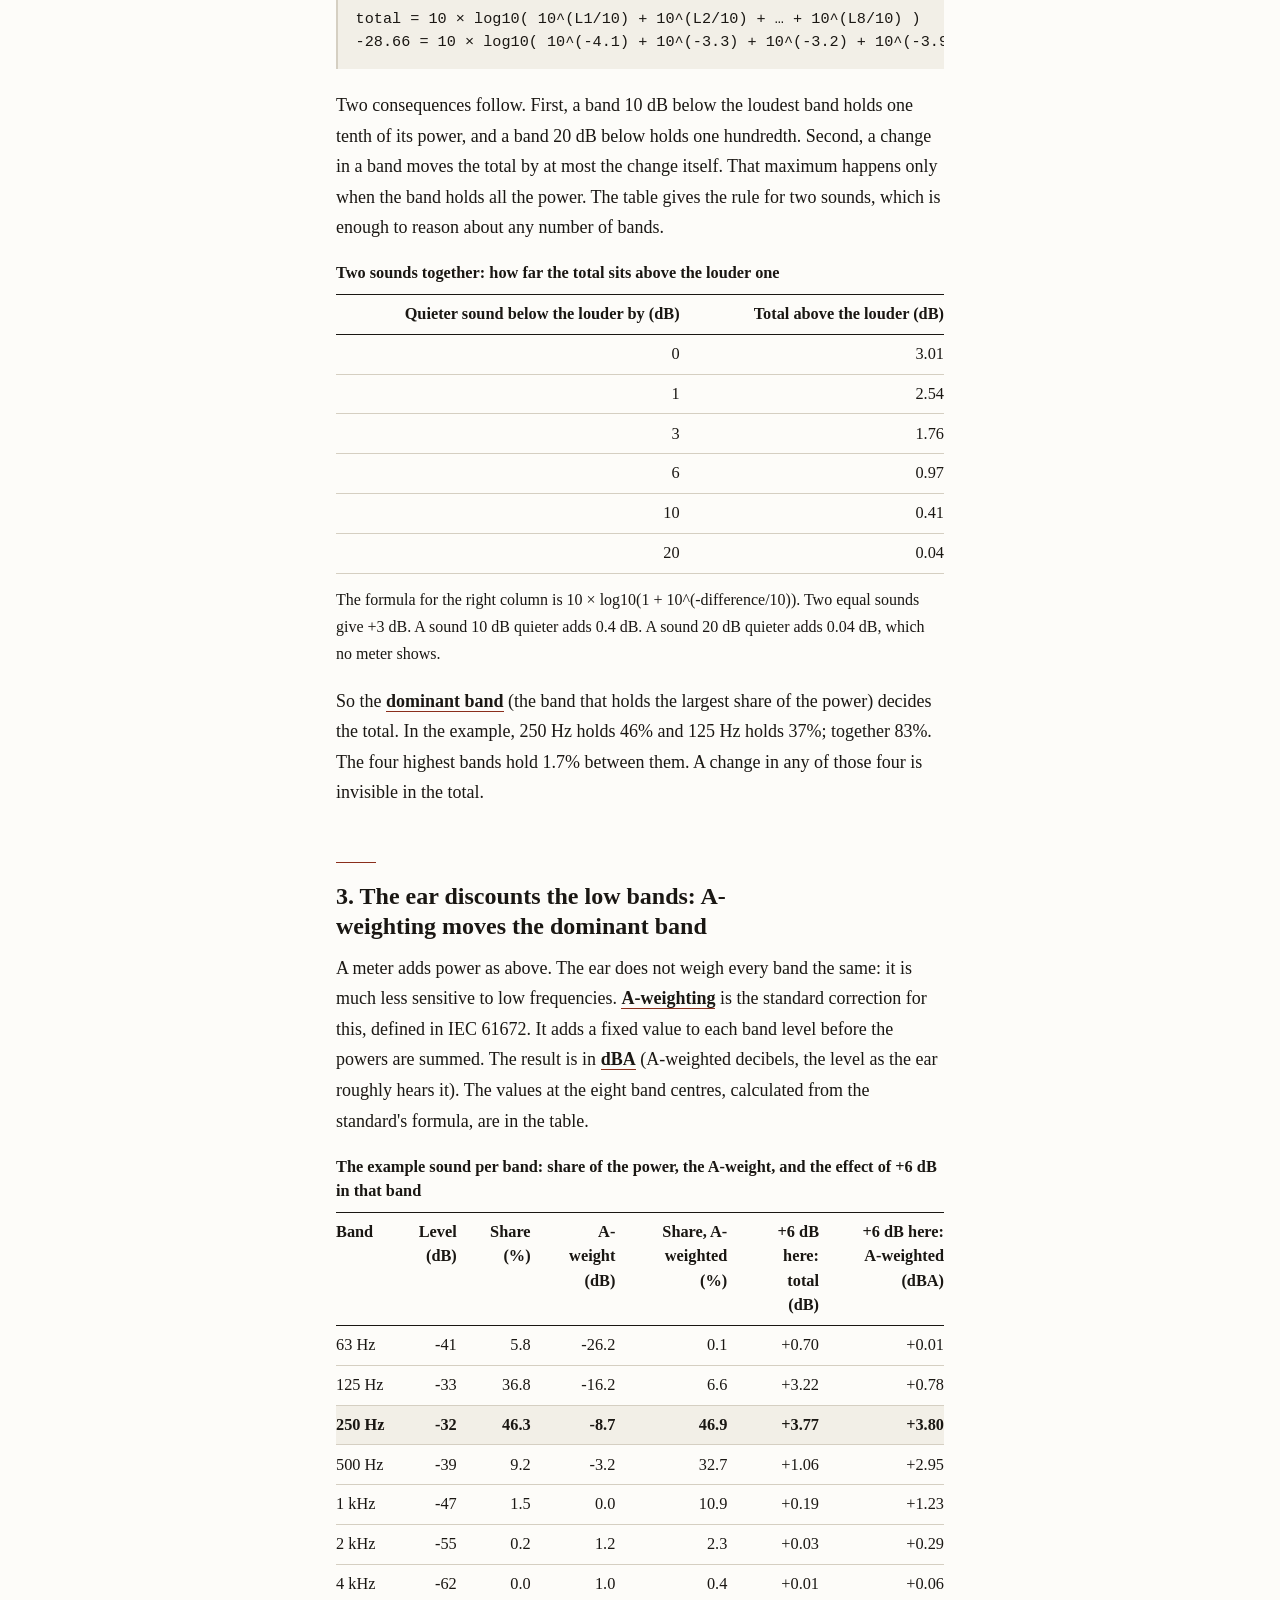
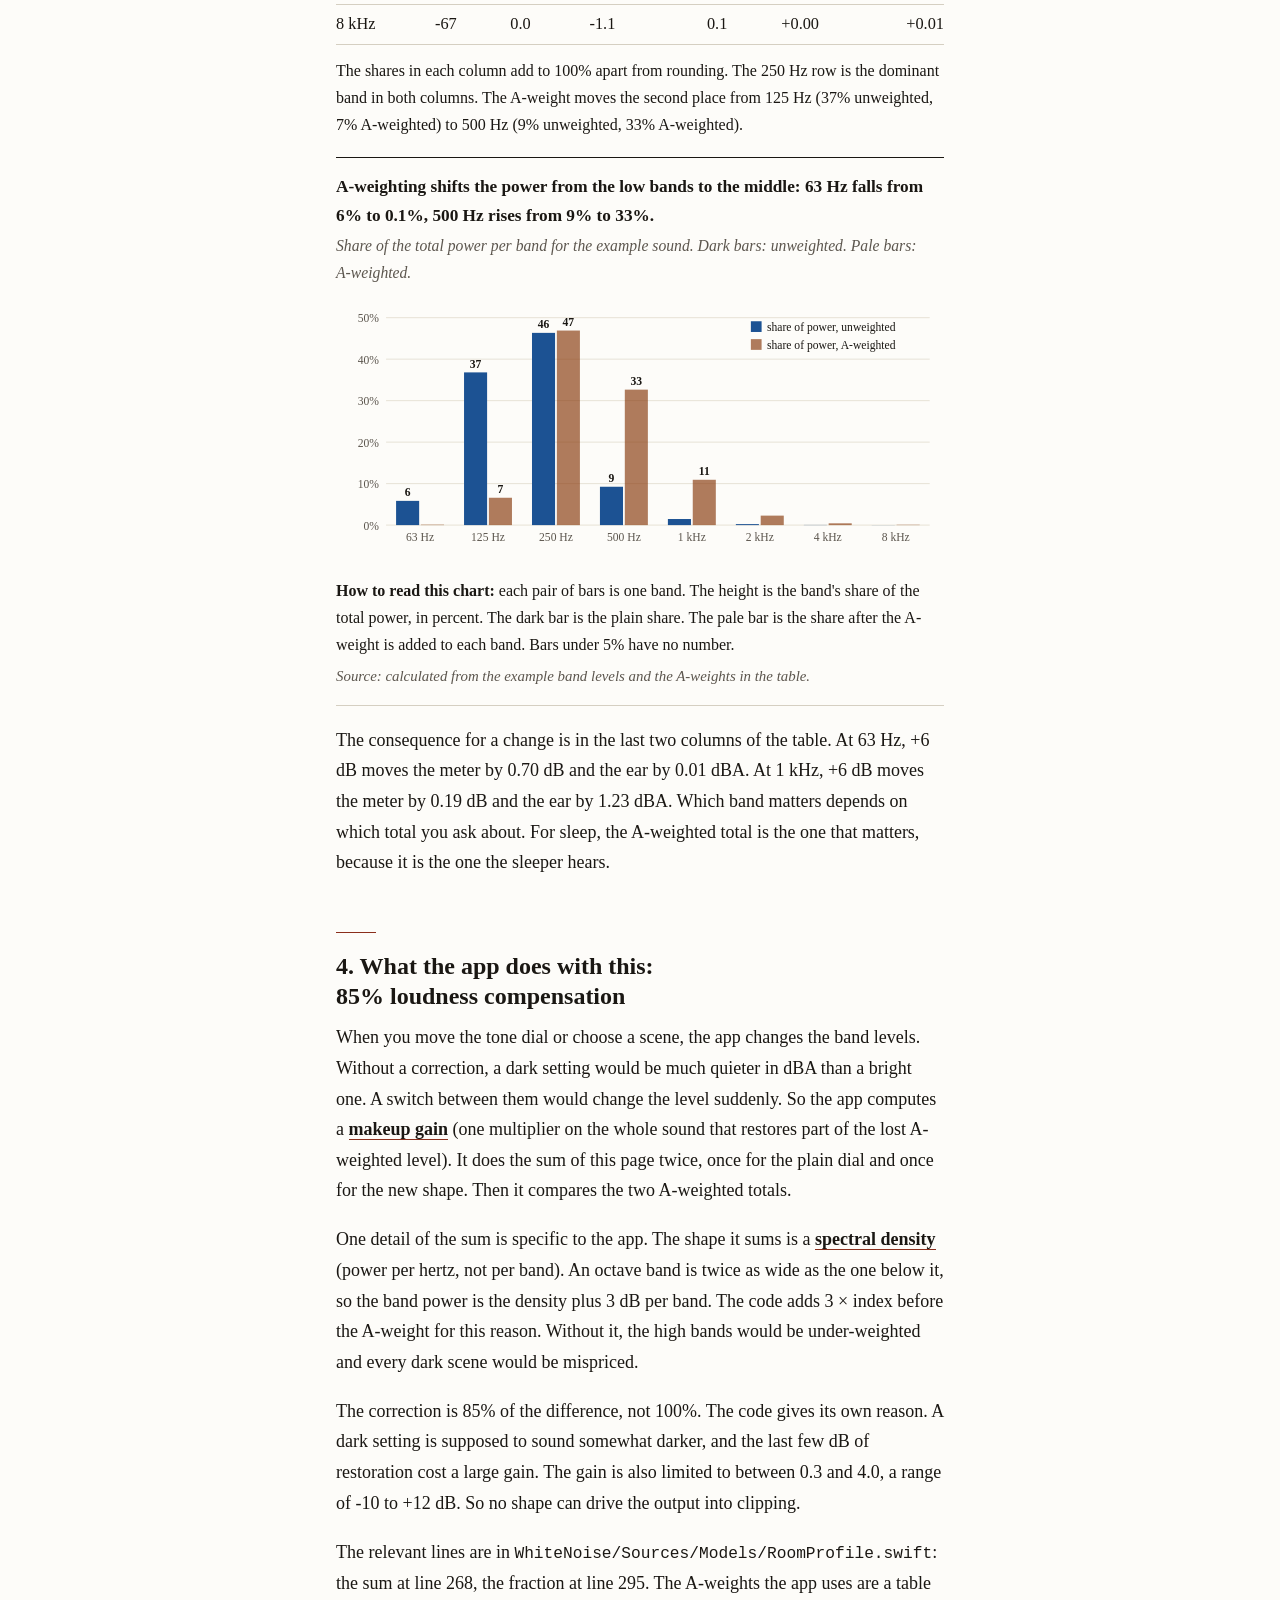
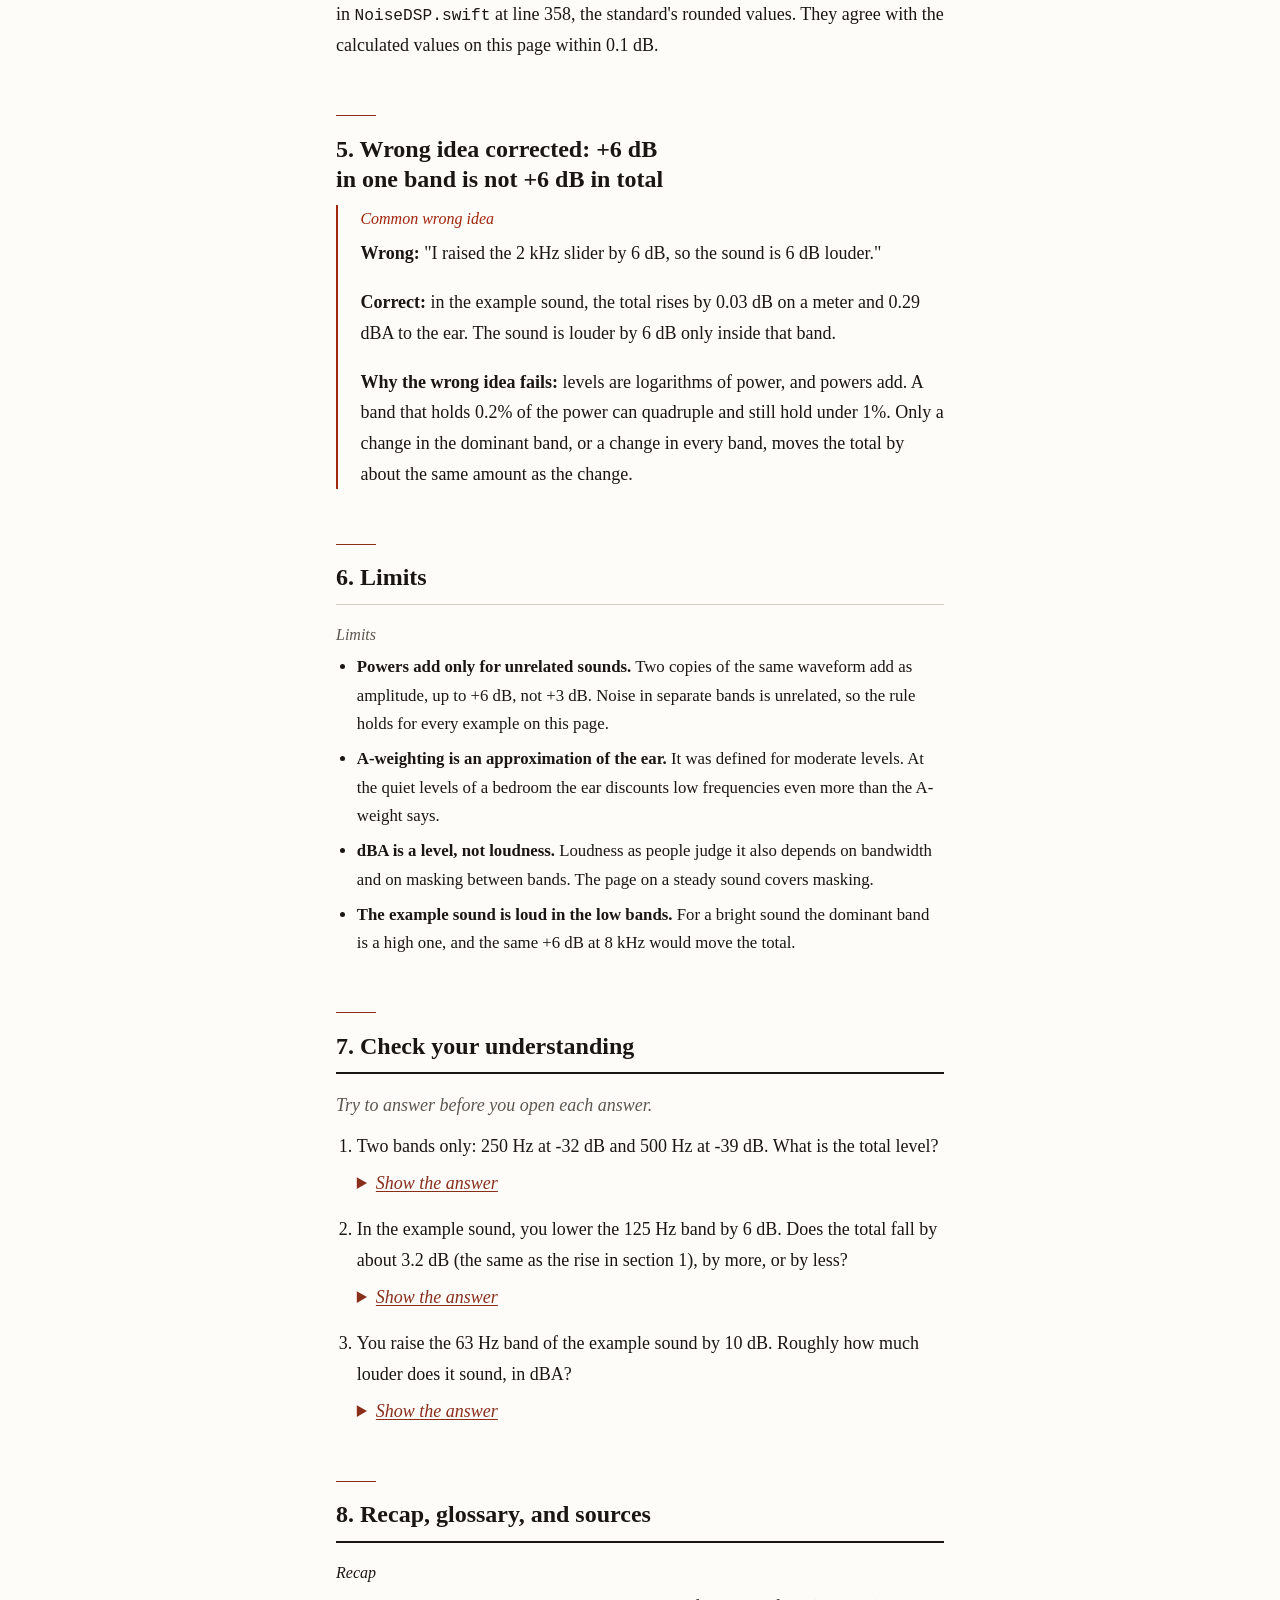
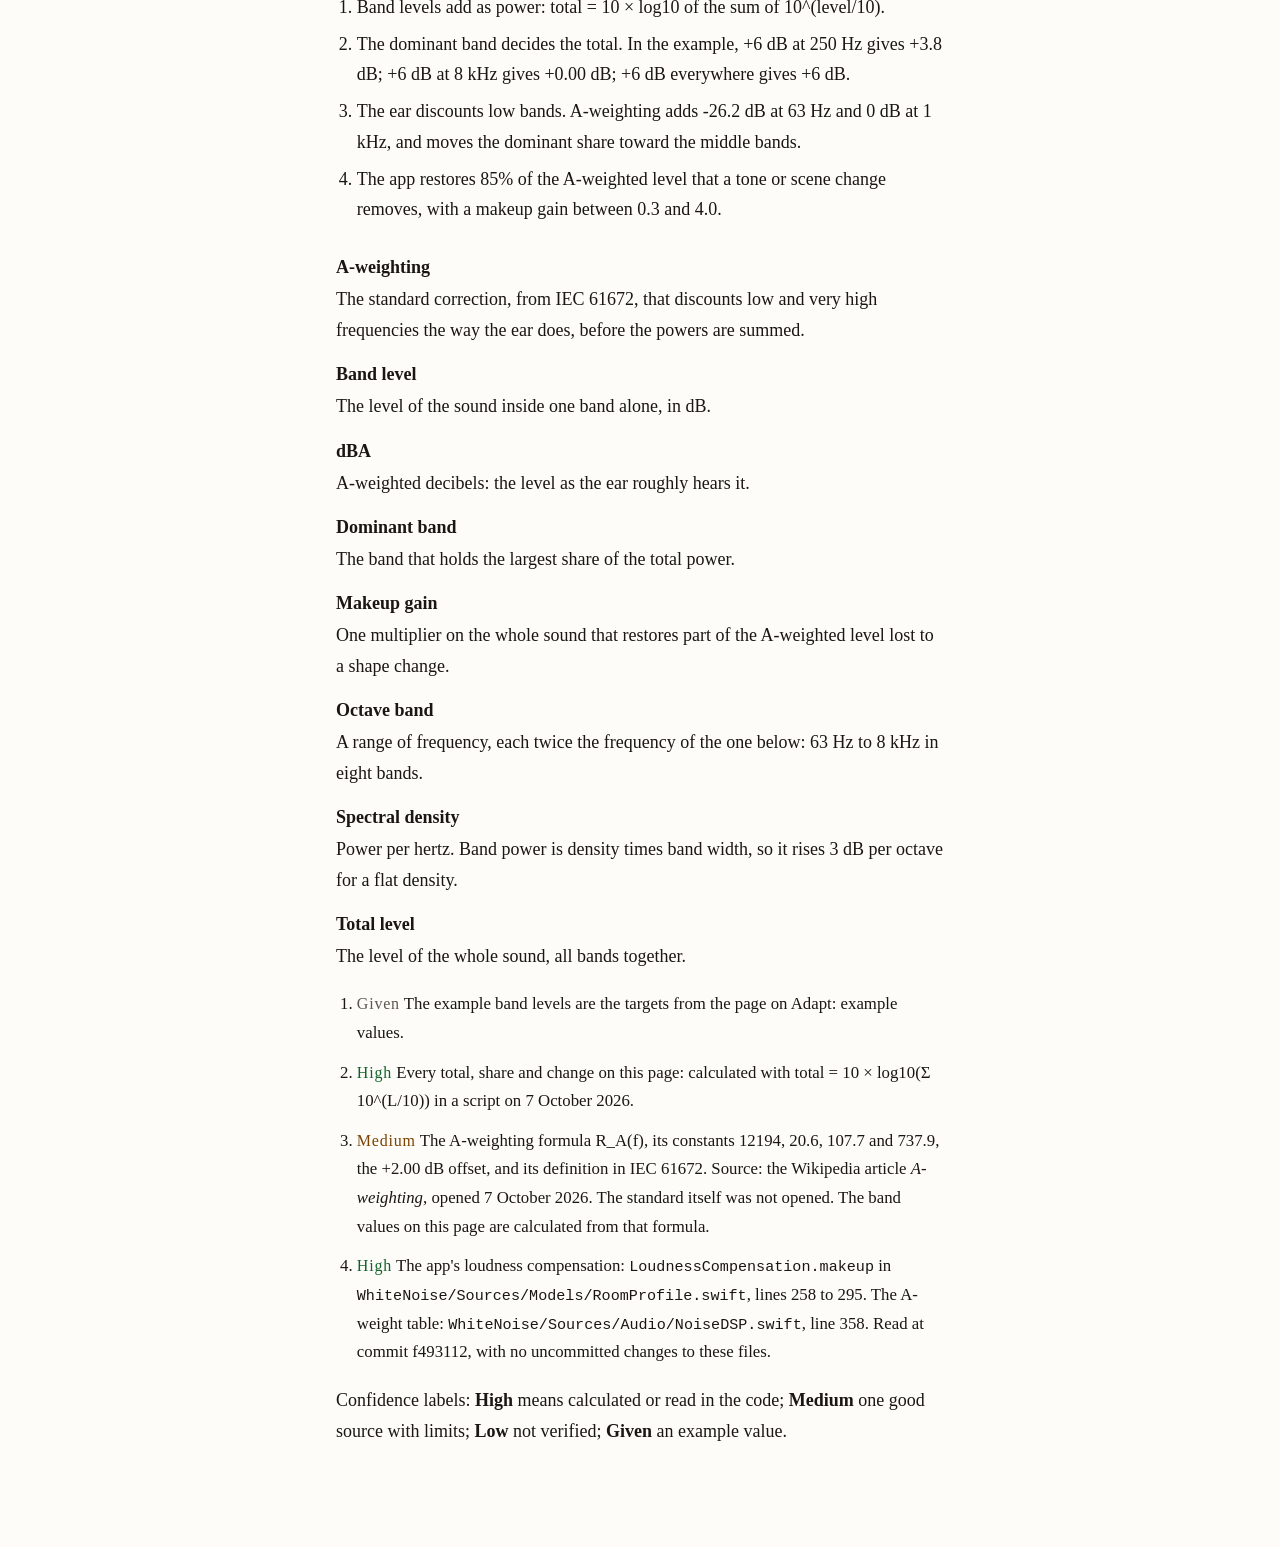
<file: white-noise/band-levels.html>
<!doctype html>
<html lang="en">
<head>
<meta charset="utf-8">
<meta name="viewport" content="width=device-width, initial-scale=1">
<title>Band Levels Explained</title>
<style>
/* ---------- Typefaces. System serif only, so the page needs no external font. ---------- */
:root {
  --serif: "Iowan Old Style", "Charter", "Palatino Linotype", Palatino, "Sitka Text", Georgia,
    "Songti SC", "Hiragino Mincho ProN", "Noto Serif CJK SC", serif;
  --mono: ui-monospace, SFMono-Regular, Menlo, Consolas, "Liberation Mono", monospace;
}

/* ---------- Colour tokens. Light is the default: warm paper, near-black ink. ---------- */
:root {
  --bg: #fdfcf9;
  --surface: #f2efe7;
  --text: #1a1713;
  --muted: #5c564e;
  --border: #d5cfc2;
  --accent: #8a2e1c;
  --accent-soft: #f1e7e2;
  --good: #11632a;
  --good-soft: #e9f1e7;
  --warn: #7a4300;
  --warn-soft: #f6eddc;
  --bad: #a1260d;
  --bad-soft: #f7e8e3;
  /* Chart series colours: blue, amber, purple, green. Validated for colour-blind readers:
     every pair stays distinct under protan, deutan, and tritan simulation, in both themes.
     Use them in this order. Use at most 4 series in one chart. */
  --s1: #1c5293;
  --s2: #863709;
  --s3: #9260da;
  --s4: #25984d;
  --grid: #e5dfd2;
}
@media (prefers-color-scheme: dark) {
  :root:not([data-theme="light"]) {
    --bg: #16130f;
    --surface: #221e18;
    --text: #ece5da;
    --muted: #a99e91;
    --border: #3c352c;
    --accent: #e4a392;
    --accent-soft: #2b1f1a;
    --good: #7fd69a;
    --good-soft: #17251a;
    --warn: #f0b861;
    --warn-soft: #2c2314;
    --bad: #ff9d8a;
    --bad-soft: #2f1c17;
    --s1: #0774aa;
    --s2: #9e590d;
    --s3: #a473ee;
    --s4: #09af51;
    --grid: #2e2821;
  }
}
:root[data-theme="dark"] {
  --bg: #16130f;
  --surface: #221e18;
  --text: #ece5da;
  --muted: #a99e91;
  --border: #3c352c;
  --accent: #e4a392;
  --accent-soft: #2b1f1a;
  --good: #7fd69a;
  --good-soft: #17251a;
  --warn: #f0b861;
  --warn-soft: #2c2314;
  --bad: #ff9d8a;
  --bad-soft: #2f1c17;
  --s1: #0774aa;
  --s2: #9e590d;
  --s3: #a473ee;
  --s4: #09af51;
  --grid: #2e2821;
}

/* ---------- Base text. One measure, left-aligned, generous line spacing. ---------- */
*, *::before, *::after { box-sizing: border-box; }
html { -webkit-text-size-adjust: 100%; }
body {
  margin: 0;
  background: var(--bg);
  color: var(--text);
  font-family: var(--serif);
  font-size: 1.125rem;
  line-height: 1.7;
  text-align: left;
  overflow-wrap: break-word;
  font-kerning: normal;
  font-synthesis: none;
}
main {
  max-width: 40rem;
  margin: 0 auto;
  padding: 3rem 16px 5rem;
}

/* Headings carry the structure through size and space. No rules across the page,
   except one short mark above each section heading. */
h1, h2, h3 { margin: 0; font-weight: 600; text-wrap: balance; }
h1 {
  font-size: 2.3rem;
  line-height: 1.17;
  letter-spacing: -0.012em;
  margin-bottom: 0.9rem;
}
h2 {
  font-size: 1.5rem;
  line-height: 1.26;
  margin-top: 3.4rem;
  margin-bottom: 0.7rem;
}
h2::before {
  content: "";
  display: block;
  width: 2.5rem;
  border-top: 1px solid var(--accent);
  margin-bottom: 1.1rem;
}
h3 { font-size: 1.15rem; margin-top: 1.9rem; margin-bottom: 0.45rem; }
p, ul, ol, dl, table, figure { margin: 0 0 1.15rem; }
p { text-wrap: pretty; }
ul, ol { padding-left: 1.3rem; }
li { margin-bottom: 0.4rem; }
a {
  color: var(--accent);
  text-decoration-thickness: 1px;
  text-underline-offset: 2px;
}
strong { font-weight: 600; }
.num, td.num, th.num { font-variant-numeric: tabular-nums; }

/* Code keeps only its own typeface. No chip, no frame around a word. */
code {
  font-family: var(--mono);
  font-size: 0.9em;
  font-variant-numeric: tabular-nums;
}
pre {
  background: var(--surface);
  border-left: 2px solid var(--border);
  padding: 0.9rem 1.1rem;
  overflow-x: auto;
  line-height: 1.55;
  font-size: 0.95rem;
  margin: 0 0 1.3rem;
}
pre code { font-size: 1em; }

/* ---------- Page header. One line under the title closes the masthead. ---------- */
.meta {
  color: var(--muted);
  font-style: italic;
  font-size: 1rem;
  margin: 0 0 2.6rem;
}

/* ---------- Boxes. No fill and no frame: a rule and space set each one apart.
              Every box keeps its written label, so colour is never the only signal. ---------- */
.box { margin: 0 0 1.7rem; }
.box > :last-child { margin-bottom: 0; }
.box .label {
  display: block;
  font-style: italic;
  font-weight: 400;
  font-size: 1rem;
  color: var(--muted);
  margin-bottom: 0.35rem;
}

/* The short answer is the opening statement of the page. Heaviest rule, largest text. */
.bottom-line {
  border-top: 2px solid var(--text);
  border-bottom: 1px solid var(--border);
  padding: 1.05rem 0 1.15rem;
  font-size: 1.16rem;
  line-height: 1.6;
}
.bottom-line .label { color: var(--text); }
.example { border-left: 1px solid var(--border); padding-left: 1.4rem; }
.mistake { border-left: 2px solid var(--bad); padding-left: 1.4rem; }
.mistake .label { color: var(--bad); }
.limits { border-top: 1px solid var(--border); padding-top: 1rem; font-size: 1.05rem; }
.assume {
  border-left: 1px solid var(--border);
  padding-left: 1.4rem;
  font-size: 1.05rem;
}
.assume .label { color: var(--muted); }
.predict { border-left: 2px solid var(--accent); padding-left: 1.4rem; }
.predict .label { color: var(--accent); }
.recap { border-top: 2px solid var(--text); padding-top: 1rem; }
.recap .label { color: var(--text); }

/* ---------- Contents list ---------- */
nav.contents {
  border-left: 1px solid var(--border);
  padding: 0 0 0 1.4rem;
  margin: 0 0 2rem;
  font-size: 1.05rem;
}
nav.contents ol { margin: 0; padding-left: 1.4rem; }
nav.contents li { margin-bottom: 0.3rem; }
nav.contents a { color: var(--text); text-decoration-color: var(--border); }
nav.contents a:hover { text-decoration-color: var(--accent); }
nav.contents .label {
  display: block;
  font-style: italic;
  font-weight: 400;
  color: var(--muted);
  margin-bottom: 0.45rem;
}

/* ---------- Key terms. The definition is in the sentence, not in a tooltip. ---------- */
dfn {
  font-style: normal;
  font-weight: 600;
  border-bottom: 1px solid var(--accent);
}
dl.glossary dt { font-weight: 600; margin-top: 0.85rem; }
dl.glossary dd { margin: 0.1rem 0 0 0; }

/* ---------- Numbered reasoning steps. The numeral sits in the margin, as in a book. ---------- */
ol.steps { list-style: none; padding: 0; counter-reset: step; }
ol.steps > li {
  counter-increment: step;
  position: relative;
  padding: 0 0 0.2rem 2.5rem;
  margin-bottom: 1rem;
}
ol.steps > li::before {
  content: counter(step) ".";
  position: absolute;
  left: 0;
  top: 0;
  width: 1.7rem;
  text-align: right;
  color: var(--muted);
  font-variant-numeric: tabular-nums;
  font-weight: 400;
}
.why {
  display: block;
  color: var(--muted);
  font-style: italic;
  font-size: 1.02rem;
  margin-top: 0.1rem;
}
.why::before { content: "Reason: "; font-weight: 400; }

/* ---------- Tables. Print rules only: one above the header, one under each row. ---------- */
.table-wrap { overflow-x: auto; margin: 0 0 1.15rem; }
.table-wrap table { margin: 0; }
/* When a table is wider than its frame, the script adds the class "scrolls". Then the title
   stays in view and a hint appears. */
.table-wrap.scrolls caption { position: sticky; left: 0; max-width: var(--wrap-width, 100%); }
.table-wrap.scrolls::before {
  content: "Move the table sideways to see all of it.";
  display: block;
  position: sticky;
  left: 0;
  color: var(--muted);
  font-style: italic;
  font-size: 0.9rem;
  margin-bottom: 0.3rem;
}
table { border-collapse: collapse; width: 100%; font-size: 1.02rem; line-height: 1.5; }
caption {
  text-align: left;
  font-weight: 600;
  padding-bottom: 0.5rem;
}
th, td {
  padding: 0.45rem 0.8rem;
  border-bottom: 1px solid var(--border);
  text-align: left;
  vertical-align: top;
}
th:first-child, td:first-child { padding-left: 0; }
th:last-child, td:last-child { padding-right: 0; }
thead th {
  border-top: 1px solid var(--text);
  border-bottom: 1px solid var(--text);
  font-weight: 600;
}
td.num, th.num { text-align: right; }
td.num { white-space: nowrap; }
.table-read { font-size: 1rem; margin: -0.4rem 0 1.15rem; }
tbody th { font-weight: 400; }
tr.highlight td, tr.highlight th { background: var(--surface); font-weight: 600; }

/* ---------- Figures. The title is a sentence that states the finding. ---------- */
figure {
  border-top: 1px solid var(--text);
  border-bottom: 1px solid var(--border);
  padding: 0.9rem 0 1rem;
}
figure .fig-title { font-weight: 600; font-size: 1.08rem; margin: 0 0 0.15rem; }
figure .fig-sub { color: var(--muted); font-style: italic; font-size: 0.98rem; margin: 0 0 0.7rem; }
figure .fig-read { font-size: 1rem; margin: 0.7rem 0 0; }
figure .fig-source { color: var(--muted); font-style: italic; font-size: 0.93rem; margin: 0.35rem 0 0; }
figure svg { display: block; width: 100%; height: auto; }
/* On a narrow screen a figure keeps a readable size and scrolls inside its own frame. */
.fig-scroll { overflow-x: auto; }
.fig-scroll svg { min-width: 34rem; }
@media (max-width: 40rem) {
  .fig-scroll::before {
    content: "Move the figure sideways to see all of it.";
    display: block;
    position: sticky;
    left: 0;
    color: var(--muted);
    font-style: italic;
    font-size: 0.9rem;
    margin-bottom: 0.3rem;
  }
}
svg text { font-family: var(--serif); fill: var(--text); }
svg .axis-label { fill: var(--muted); font-size: 13px; }
svg .grid { stroke: var(--grid); stroke-width: 1; }
svg .axis { stroke: var(--muted); stroke-width: 1; }
/* Diagram parts. A box is a thing. An arrow means "causes" or "then". */
svg .node { fill: none; stroke: var(--muted); stroke-width: 1.2; }
svg .arrow { fill: none; stroke: var(--text); stroke-width: 1.5; }
svg .arrow-head { fill: var(--text); }
svg .node-name { font-size: 14px; font-weight: 600; }
svg .node-value { font-size: 13px; fill: var(--muted); }
svg .arrow-label { font-size: 13px; font-style: italic; }

/* ---------- Text that is quoted from a source or from data. The language rules do not apply to it. ---------- */
.quoted { font-style: italic; }

/* ---------- Side-by-side comparison. One hairline divides the two cases. ---------- */
.compare {
  display: grid;
  grid-template-columns: 1fr 1fr;
  gap: 0 1.7rem;
  margin: 0 0 1.7rem;
  border-top: 1px solid var(--border);
  border-bottom: 1px solid var(--border);
  padding: 0.95rem 0 1rem;
}
.compare > div > :last-child { margin-bottom: 0; }
.compare > div + div { border-left: 1px solid var(--border); padding-left: 1.7rem; }
.compare h4 { margin: 0 0 0.4rem; font-size: 1.04rem; font-weight: 600; }
@media (max-width: 560px) {
  .compare { grid-template-columns: 1fr; gap: 1.1rem 0; }
  .compare > div + div {
    border-left: 0;
    padding-left: 0;
    border-top: 1px solid var(--border);
    padding-top: 1.1rem;
  }
}

/* ---------- Self-check questions. The answer is hidden until the reader tries. ---------- */
.check {
  border-top: 2px solid var(--text);
  padding-top: 1rem;
  margin: 0 0 1.8rem;
}
.check .label {
  display: block;
  font-style: italic;
  font-weight: 400;
  color: var(--muted);
  margin-bottom: 0.6rem;
}
.check ol { margin-bottom: 0; }
.check li { margin-bottom: 1rem; }
details { margin-top: 0.4rem; }
summary {
  cursor: pointer;
  color: var(--accent);
  font-style: italic;
  text-decoration: underline;
  text-decoration-thickness: 1px;
  text-underline-offset: 2px;
}
details > div {
  margin-top: 0.5rem;
  padding: 0.1rem 0 0.1rem 1.1rem;
  border-left: 1px solid var(--border);
}
details > div > :last-child { margin-bottom: 0; }

/* ---------- Optional depth. Visible label, one level only. ---------- */
details.optional {
  border-top: 1px solid var(--border);
  border-bottom: 1px solid var(--border);
  padding: 0.75rem 0;
  margin: 0 0 1.7rem;
}
details.optional > summary::before {
  content: "Optional detail: ";
  color: var(--muted);
  font-style: italic;
  font-weight: 400;
}

/* ---------- Part heading, for a page with several parts ---------- */
.part {
  margin: 4rem 0 0;
  padding: 0 0 0.35rem;
  border-bottom: 1px solid var(--text);
  font-size: 1.02rem;
  font-weight: 400;
  font-variant-caps: small-caps;
  letter-spacing: 0.07em;
  color: var(--muted);
}
.part + h2 { margin-top: 1.3rem; }
.part + h2::before { content: none; }
nav.contents .core::after {
  content: " (main path)";
  color: var(--muted);
  font-style: italic;
  font-size: 0.92rem;
}

/* ---------- Confidence labels. Small capitals plus the word, never colour alone. ---------- */
.conf {
  font-size: 1rem;
  font-weight: 400;
  font-variant-caps: small-caps;
  letter-spacing: 0.05em;
  white-space: nowrap;
}
.conf.high { color: var(--good); }
.conf.medium { color: var(--warn); }
.conf.low { color: var(--bad); }
.conf.given { color: var(--muted); }
ol.sources { font-size: 1.05rem; }
ol.sources li { margin-bottom: 0.7rem; }

/* ---------- Narrow screens. The title drops one step, the measure keeps its gutter. ---------- */
@media (max-width: 30rem) {
  body { font-size: 1.06rem; }
  main { padding: 2.2rem 16px 4rem; }
  h1 { font-size: 1.8rem; }
  h2 { font-size: 1.32rem; margin-top: 2.8rem; }
  .bottom-line { font-size: 1.1rem; }
}

/* ---------- Print. All hidden answers are opened by the script at the end of the file. ---------- */
@media print {
  body { font-size: 11pt; background: #fff; color: #000; }
  main { max-width: none; padding: 0; }
  nav.contents { display: none; }
  h2 { margin-top: 2rem; }
  .box, figure, .check, table, .compare { break-inside: avoid; }
  a { color: inherit; }
}
</style>
</head>
<body>
<main>

<!-- names: IEC -->
<h1>How does a change in one frequency band change the overall level?</h1>
<p class="meta">Written 2026-10-07 · Reading time: about 19 minutes · You need to know: what a decibel is, and that a sound can be split into frequency bands</p>

<div class="box bottom-line">
  <span class="label">The short answer</span>
  <p>Band levels add as <strong>power</strong>, not as numbers. The overall level is 10 × log10 of the sum of 10^(level/10) over the bands. So the loudest band decides the total, and a quiet band changes it almost not at all.</p>
  <p>In the example sound on this page, raising the loudest band (250 Hz) by 6 dB raises the total by <strong>3.8 dB</strong>. Raising the 8 kHz band by 6 dB raises the total by <strong>0.00 dB</strong>. Raising every band by 6 dB raises the total by exactly 6 dB.</p>
  <p>The level you hear is <strong>A-weighted</strong>: the ear discounts low bands (63 Hz by 26 dB). So the same 6 dB at 63 Hz changes the unweighted total by 0.7 dB and the A-weighted total by 0.01 dBA. The app uses this to hold the heard level nearly steady when you move the tone dial.</p>
</div>

<div class="box assume">
  <span class="label">Assumptions on this page</span>
  <ul>
    <li>Eight octave bands, 63 Hz to 8 kHz, as in the app. Each band's level is the level of all the sound inside that band.</li>
    <li>The example sound is the shaped sound from the page on Adapt: band levels -41, -33, -32, -39, -47, -55, -62, -67 dB. Example values.</li>
    <li>The bands do not overlap and the sounds in them are unrelated noise, so their powers add. This is true for noise. It is not true for two copies of the same tone.</li>
  </ul>
</div>

<nav class="contents">
  <span class="label">On this page</span>
  <ol>
    <li><a href="#example">One sound: +6 dB at 250 Hz gives +3.8 dB in total, +6 dB at 8 kHz gives +0.00 dB</a></li>
    <li><a href="#rule">The rule: levels add as power, and the loudest band decides</a></li>
    <li><a href="#weighting">The ear discounts the low bands: A-weighting moves the dominant band</a></li>
    <li><a href="#app">What the app does with this: 85% loudness compensation</a></li>
    <li><a href="#mistake">Wrong idea corrected: +6 dB in one band is not +6 dB in total</a></li>
    <li><a href="#limits">Limits</a></li>
    <li><a href="#check">Check your understanding</a></li>
    <li><a href="#recap">Recap, glossary, and sources</a></li>
  </ol>
</nav>

<h2 id="example">1. One sound: +6 dB at 250 Hz gives +3.8 dB in total, +6 dB at 8 kHz gives +0.00 dB</h2>
<p>A sound is split into 8 <dfn>octave bands</dfn> (ranges of frequency, each twice the frequency of the one below). The bands are centred on 63, 125, 250, 500 Hz, 1, 2, 4 and 8 kHz. Each band has a <dfn>band level</dfn> (the level of the sound inside that band alone, in dB). The <dfn>total level</dfn> is the level of the whole sound, all bands together.</p>

<div class="box example">
  <span class="label">Worked example: the example sound, in dB per band</span>
  <ol class="steps">
    <li>Band levels, from 63 Hz to 8 kHz: -41, -33, -32, -39, -47, -55, -62 and -67 dB.
      <span class="why">These are the targets from the page on Adapt: a sound shaped to cover a snore, loud in the low bands.</span></li>
    <li>Turn each level into power: 10^(level/10). For 250 Hz: 10^(-3.2) = 0.000631. For 8 kHz: 10^(-6.7) = 0.0000002.
      <span class="why">Decibels are a logarithm of power. To add sounds, you must go back to power.</span></li>
    <li>Add the eight powers: 0.001362. Turn the sum back into a level: 10 × log10(0.001362) = <strong>-28.66 dB</strong>. This is the total level.
      <span class="why">The total is 3.3 dB above the loudest band (-32 dB), because the other bands add some power.</span></li>
    <li>Raise 250 Hz by 6 dB, to -26 dB. New total: <strong>-24.89 dB</strong>, a change of <strong>+3.77 dB</strong>.
      <span class="why">The loudest band holds 46% of the power. Raising it by 6 dB multiplies its power by 4, so the total power more than doubles: 10 × log10(2.38) = 3.77.</span></li>
    <li>Instead, raise 8 kHz by 6 dB, to -61 dB. New total: <strong>-28.66 dB</strong>, a change of <strong>+0.00 dB</strong> (0.0005 dB).
      <span class="why">The 8 kHz band holds 0.02% of the power. Four times almost nothing is still almost nothing.</span></li>
    <li>Instead, raise every band by 6 dB. New total: -22.66 dB, a change of exactly <strong>+6.00 dB</strong>.
      <span class="why">Every power is multiplied by 4, so the sum is multiplied by 4, and 10 × log10(4) = 6.02.</span></li>
  </ol>
  <p><strong>Result:</strong> the same 6 dB change gives +3.8, +0.0 or +6.0 dB in total. The only thing that decides is how much of the power the changed band holds.</p>
</div>

<figure>
  <p class="fig-title">A 6 dB rise in the loudest band adds 3.8 dB to the total; in the quietest band it adds 0.0 dB.</p>
  <p class="fig-sub">Change in the total level when one band is raised by 6 dB, for the example sound. Dark bars: unweighted. Pale bars: A-weighted (section 3).</p>
  <div class="fig-scroll"><svg viewBox="0 0 680 300" role="img" aria-label="Bar chart. Raising one band by 6 decibels changes the total level by 3.8 decibels when the band is 250 hertz, the loudest band, and by 0.0 to 0.7 decibels for the other bands. A-weighted, the 63 hertz band changes the total by 0.0 decibels and the 1 kilohertz band by 1.2 decibels."><line class="grid" x1="56" y1="254.0" x2="664" y2="254.0"/><text class="axis-label" x="48" y="259.0" text-anchor="end" font-size="13">+0</text><line class="grid" x1="56" y1="196.0" x2="664" y2="196.0"/><text class="axis-label" x="48" y="201.0" text-anchor="end" font-size="13">+1</text><line class="grid" x1="56" y1="138.0" x2="664" y2="138.0"/><text class="axis-label" x="48" y="143.0" text-anchor="end" font-size="13">+2</text><line class="grid" x1="56" y1="80.0" x2="664" y2="80.0"/><text class="axis-label" x="48" y="85.0" text-anchor="end" font-size="13">+3</text><line class="grid" x1="56" y1="22.0" x2="664" y2="22.0"/><text class="axis-label" x="48" y="27.0" text-anchor="end" font-size="13">+4</text><rect x="67.2" y="213.6" width="25.8" height="40.4" fill="var(--s1)"/><rect x="95.0" y="253.2" width="25.8" height="0.8" fill="var(--s2)" opacity="0.65"/><text class="axis-label" x="94.0" y="272" text-anchor="middle" font-size="13">63 Hz</text><text x="80.1" y="208.6" text-anchor="middle" font-size="13" font-weight="600" fill="var(--text)">0.7</text><rect x="143.2" y="67.4" width="25.8" height="186.6" fill="var(--s1)"/><rect x="171.0" y="208.7" width="25.8" height="45.3" fill="var(--s2)" opacity="0.65"/><text class="axis-label" x="170.0" y="272" text-anchor="middle" font-size="13">125 Hz</text><text x="156.1" y="62.4" text-anchor="middle" font-size="13" font-weight="600" fill="var(--text)">3.2</text><text x="183.9" y="203.7" text-anchor="middle" font-size="13" font-weight="600" fill="var(--text)">0.8</text><rect x="219.2" y="35.4" width="25.8" height="218.6" fill="var(--s1)"/><rect x="247.0" y="33.7" width="25.8" height="220.3" fill="var(--s2)" opacity="0.65"/><text class="axis-label" x="246.0" y="272" text-anchor="middle" font-size="13">250 Hz</text><text x="232.1" y="30.4" text-anchor="middle" font-size="13" font-weight="600" fill="var(--text)">3.8</text><text x="259.9" y="28.7" text-anchor="middle" font-size="13" font-weight="600" fill="var(--text)">3.8</text><rect x="295.2" y="192.7" width="25.8" height="61.3" fill="var(--s1)"/><rect x="323.0" y="82.8" width="25.8" height="171.2" fill="var(--s2)" opacity="0.65"/><text class="axis-label" x="322.0" y="272" text-anchor="middle" font-size="13">500 Hz</text><text x="308.1" y="187.7" text-anchor="middle" font-size="13" font-weight="600" fill="var(--text)">1.1</text><text x="335.9" y="77.8" text-anchor="middle" font-size="13" font-weight="600" fill="var(--text)">3.0</text><rect x="371.2" y="243.2" width="25.8" height="10.8" fill="var(--s1)"/><rect x="399.0" y="182.9" width="25.8" height="71.1" fill="var(--s2)" opacity="0.65"/><text class="axis-label" x="398.0" y="272" text-anchor="middle" font-size="13">1 kHz</text><text x="411.9" y="177.9" text-anchor="middle" font-size="13" font-weight="600" fill="var(--text)">1.2</text><rect x="447.2" y="252.3" width="25.8" height="1.7" fill="var(--s1)"/><rect x="475.0" y="237.4" width="25.8" height="16.6" fill="var(--s2)" opacity="0.65"/><text class="axis-label" x="474.0" y="272" text-anchor="middle" font-size="13">2 kHz</text><rect x="523.2" y="253.7" width="25.8" height="0.3" fill="var(--s1)"/><rect x="551.0" y="250.8" width="25.8" height="3.2" fill="var(--s2)" opacity="0.65"/><text class="axis-label" x="550.0" y="272" text-anchor="middle" font-size="13">4 kHz</text><rect x="599.2" y="253.9" width="25.8" height="0.1" fill="var(--s1)"/><rect x="627.0" y="253.4" width="25.8" height="0.6" fill="var(--s2)" opacity="0.65"/><text class="axis-label" x="626.0" y="272" text-anchor="middle" font-size="13">8 kHz</text><rect x="434" y="26" width="12" height="12" fill="var(--s1)"/><text x="452" y="37" font-size="13" fill="var(--text)">change in total, dB</text><rect x="434" y="46" width="12" height="12" fill="var(--s2)" opacity="0.65"/><text x="452" y="57" font-size="13" fill="var(--text)">change in A-weighted total, dBA</text><text class="axis-label" x="60" y="37" font-size="13">dB</text></svg></div>
  <p class="fig-read"><strong>How to read this chart:</strong> each pair of bars is one band. The height is how much the total rises when that band alone rises by 6 dB. The dark bar is the plain total. The pale bar is the A-weighted total, which section 3 explains. Bars under 0.5 dB have no number.</p>
  <p class="fig-source">Source: calculated from the example band levels with the formula in section 2.</p>
</figure>

<h2 id="rule">2. The rule: levels add as power, and the loudest band decides</h2>
<p>The general formula, then the example again with its numbers:</p>
<pre><code>total = 10 × log10( 10^(L1/10) + 10^(L2/10) + … + 10^(L8/10) )
-28.66 = 10 × log10( 10^(-4.1) + 10^(-3.3) + 10^(-3.2) + 10^(-3.9) + 10^(-4.7) + 10^(-5.5) + 10^(-6.2) + 10^(-6.7) )</code></pre>
<p>Two consequences follow. First, a band 10 dB below the loudest band holds one tenth of its power, and a band 20 dB below holds one hundredth. Second, a change in a band moves the total by at most the change itself. That maximum happens only when the band holds all the power. The table gives the rule for two sounds, which is enough to reason about any number of bands.</p>

<div class="table-wrap">
<table>
  <caption>Two sounds together: how far the total sits above the louder one</caption>
  <thead><tr><th class="num">Quieter sound below the louder by (dB)</th><th class="num">Total above the louder (dB)</th></tr></thead>
  <tbody>
    <tr><th scope="row" class="num">0</th><td class="num">3.01</td></tr>
    <tr><th scope="row" class="num">1</th><td class="num">2.54</td></tr>
    <tr><th scope="row" class="num">3</th><td class="num">1.76</td></tr>
    <tr><th scope="row" class="num">6</th><td class="num">0.97</td></tr>
    <tr><th scope="row" class="num">10</th><td class="num">0.41</td></tr>
    <tr><th scope="row" class="num">20</th><td class="num">0.04</td></tr>
  </tbody>
</table>
</div>
<p class="table-read">The formula for the right column is 10 × log10(1 + 10^(-difference/10)). Two equal sounds give +3 dB. A sound 10 dB quieter adds 0.4 dB. A sound 20 dB quieter adds 0.04 dB, which no meter shows.</p>
<p>So the <dfn>dominant band</dfn> (the band that holds the largest share of the power) decides the total. In the example, 250 Hz holds 46% and 125 Hz holds 37%; together 83%. The four highest bands hold 1.7% between them. A change in any of those four is invisible in the total.</p>

<h2 id="weighting">3. The ear discounts the low bands: A-weighting moves the dominant band</h2>
<p>A meter adds power as above. The ear does not weigh every band the same: it is much less sensitive to low frequencies. <dfn>A-weighting</dfn> is the standard correction for this, defined in IEC 61672. It adds a fixed value to each band level before the powers are summed. The result is in <dfn>dBA</dfn> (A-weighted decibels, the level as the ear roughly hears it). The values at the eight band centres, calculated from the standard's formula, are in the table.</p>

<div class="table-wrap">
<table>
  <caption>The example sound per band: share of the power, the A-weight, and the effect of +6 dB in that band</caption>
  <thead><tr><th>Band</th><th class="num">Level (dB)</th><th class="num">Share (%)</th><th class="num">A-weight (dB)</th><th class="num">Share, A-weighted (%)</th><th class="num">+6 dB here: total (dB)</th><th class="num">+6 dB here: A-weighted (dBA)</th></tr></thead>
  <tbody><tr><th scope="row">63&nbsp;Hz</th><td class="num">-41</td><td class="num">5.8</td><td class="num">-26.2</td><td class="num">0.1</td><td class="num">+0.70</td><td class="num">+0.01</td></tr><tr><th scope="row">125&nbsp;Hz</th><td class="num">-33</td><td class="num">36.8</td><td class="num">-16.2</td><td class="num">6.6</td><td class="num">+3.22</td><td class="num">+0.78</td></tr><tr class="highlight"><th scope="row">250&nbsp;Hz</th><td class="num">-32</td><td class="num">46.3</td><td class="num">-8.7</td><td class="num">46.9</td><td class="num">+3.77</td><td class="num">+3.80</td></tr><tr><th scope="row">500&nbsp;Hz</th><td class="num">-39</td><td class="num">9.2</td><td class="num">-3.2</td><td class="num">32.7</td><td class="num">+1.06</td><td class="num">+2.95</td></tr><tr><th scope="row">1&nbsp;kHz</th><td class="num">-47</td><td class="num">1.5</td><td class="num">0.0</td><td class="num">10.9</td><td class="num">+0.19</td><td class="num">+1.23</td></tr><tr><th scope="row">2&nbsp;kHz</th><td class="num">-55</td><td class="num">0.2</td><td class="num">1.2</td><td class="num">2.3</td><td class="num">+0.03</td><td class="num">+0.29</td></tr><tr><th scope="row">4&nbsp;kHz</th><td class="num">-62</td><td class="num">0.0</td><td class="num">1.0</td><td class="num">0.4</td><td class="num">+0.01</td><td class="num">+0.06</td></tr><tr><th scope="row">8&nbsp;kHz</th><td class="num">-67</td><td class="num">0.0</td><td class="num">-1.1</td><td class="num">0.1</td><td class="num">+0.00</td><td class="num">+0.01</td></tr></tbody>
</table>
</div>
<p class="table-read">The shares in each column add to 100% apart from rounding. The 250 Hz row is the dominant band in both columns. The A-weight moves the second place from 125 Hz (37% unweighted, 7% A-weighted) to 500 Hz (9% unweighted, 33% A-weighted).</p>

<figure>
  <p class="fig-title">A-weighting shifts the power from the low bands to the middle: 63 Hz falls from 6% to 0.1%, 500 Hz rises from 9% to 33%.</p>
  <p class="fig-sub">Share of the total power per band for the example sound. Dark bars: unweighted. Pale bars: A-weighted.</p>
  <div class="fig-scroll"><svg viewBox="0 0 680 300" role="img" aria-label="Bar chart. Share of the total sound power per octave band. Unweighted: 250 hertz holds 46 percent and 125 hertz 37 percent. A-weighted: 250 hertz holds 47 percent, 500 hertz 33 percent and 1 kilohertz 11 percent, while 63 hertz falls from 6 percent to 0.1 percent."><line class="grid" x1="56" y1="254.0" x2="664" y2="254.0"/><text class="axis-label" x="48" y="259.0" text-anchor="end" font-size="13">0%</text><line class="grid" x1="56" y1="207.6" x2="664" y2="207.6"/><text class="axis-label" x="48" y="212.6" text-anchor="end" font-size="13">10%</text><line class="grid" x1="56" y1="161.2" x2="664" y2="161.2"/><text class="axis-label" x="48" y="166.2" text-anchor="end" font-size="13">20%</text><line class="grid" x1="56" y1="114.8" x2="664" y2="114.8"/><text class="axis-label" x="48" y="119.8" text-anchor="end" font-size="13">30%</text><line class="grid" x1="56" y1="68.4" x2="664" y2="68.4"/><text class="axis-label" x="48" y="73.4" text-anchor="end" font-size="13">40%</text><line class="grid" x1="56" y1="22.0" x2="664" y2="22.0"/><text class="axis-label" x="48" y="27.0" text-anchor="end" font-size="13">50%</text><rect x="67.2" y="226.9" width="25.8" height="27.1" fill="var(--s1)"/><rect x="95.0" y="253.5" width="25.8" height="0.5" fill="var(--s2)" opacity="0.65"/><text class="axis-label" x="94.0" y="272" text-anchor="middle" font-size="13">63 Hz</text><text x="80.1" y="221.9" text-anchor="middle" font-size="13" font-weight="600" fill="var(--text)">6</text><rect x="143.2" y="83.2" width="25.8" height="170.8" fill="var(--s1)"/><rect x="171.0" y="223.4" width="25.8" height="30.6" fill="var(--s2)" opacity="0.65"/><text class="axis-label" x="170.0" y="272" text-anchor="middle" font-size="13">125 Hz</text><text x="156.1" y="78.2" text-anchor="middle" font-size="13" font-weight="600" fill="var(--text)">37</text><text x="183.9" y="218.4" text-anchor="middle" font-size="13" font-weight="600" fill="var(--text)">7</text><rect x="219.2" y="39.0" width="25.8" height="215.0" fill="var(--s1)"/><rect x="247.0" y="36.4" width="25.8" height="217.6" fill="var(--s2)" opacity="0.65"/><text class="axis-label" x="246.0" y="272" text-anchor="middle" font-size="13">250 Hz</text><text x="232.1" y="34.0" text-anchor="middle" font-size="13" font-weight="600" fill="var(--text)">46</text><text x="259.9" y="31.4" text-anchor="middle" font-size="13" font-weight="600" fill="var(--text)">47</text><rect x="295.2" y="211.1" width="25.8" height="42.9" fill="var(--s1)"/><rect x="323.0" y="102.5" width="25.8" height="151.5" fill="var(--s2)" opacity="0.65"/><text class="axis-label" x="322.0" y="272" text-anchor="middle" font-size="13">500 Hz</text><text x="308.1" y="206.1" text-anchor="middle" font-size="13" font-weight="600" fill="var(--text)">9</text><text x="335.9" y="97.5" text-anchor="middle" font-size="13" font-weight="600" fill="var(--text)">33</text><rect x="371.2" y="247.2" width="25.8" height="6.8" fill="var(--s1)"/><rect x="399.0" y="203.3" width="25.8" height="50.7" fill="var(--s2)" opacity="0.65"/><text class="axis-label" x="398.0" y="272" text-anchor="middle" font-size="13">1 kHz</text><text x="411.9" y="198.3" text-anchor="middle" font-size="13" font-weight="600" fill="var(--text)">11</text><rect x="447.2" y="252.9" width="25.8" height="1.1" fill="var(--s1)"/><rect x="475.0" y="243.4" width="25.8" height="10.6" fill="var(--s2)" opacity="0.65"/><text class="axis-label" x="474.0" y="272" text-anchor="middle" font-size="13">2 kHz</text><rect x="523.2" y="253.8" width="25.8" height="0.2" fill="var(--s1)"/><rect x="551.0" y="252.0" width="25.8" height="2.0" fill="var(--s2)" opacity="0.65"/><text class="axis-label" x="550.0" y="272" text-anchor="middle" font-size="13">4 kHz</text><rect x="599.2" y="253.9" width="25.8" height="0.1" fill="var(--s1)"/><rect x="627.0" y="253.6" width="25.8" height="0.4" fill="var(--s2)" opacity="0.65"/><text class="axis-label" x="626.0" y="272" text-anchor="middle" font-size="13">8 kHz</text><rect x="464" y="26" width="12" height="12" fill="var(--s1)"/><text x="482" y="37" font-size="13" fill="var(--text)">share of power, unweighted</text><rect x="464" y="46" width="12" height="12" fill="var(--s2)" opacity="0.65"/><text x="482" y="57" font-size="13" fill="var(--text)">share of power, A-weighted</text></svg></div>
  <p class="fig-read"><strong>How to read this chart:</strong> each pair of bars is one band. The height is the band's share of the total power, in percent. The dark bar is the plain share. The pale bar is the share after the A-weight is added to each band. Bars under 5% have no number.</p>
  <p class="fig-source">Source: calculated from the example band levels and the A-weights in the table.</p>
</figure>

<p>The consequence for a change is in the last two columns of the table. At 63 Hz, +6 dB moves the meter by 0.70 dB and the ear by 0.01 dBA. At 1 kHz, +6 dB moves the meter by 0.19 dB and the ear by 1.23 dBA. Which band matters depends on which total you ask about. For sleep, the A-weighted total is the one that matters, because it is the one the sleeper hears.</p>

<h2 id="app">4. What the app does with this: 85% loudness compensation</h2>
<p>When you move the tone dial or choose a scene, the app changes the band levels. Without a correction, a dark setting would be much quieter in dBA than a bright one. A switch between them would change the level suddenly. So the app computes a <dfn>makeup gain</dfn> (one multiplier on the whole sound that restores part of the lost A-weighted level). It does the sum of this page twice, once for the plain dial and once for the new shape. Then it compares the two A-weighted totals.</p>
<p>One detail of the sum is specific to the app. The shape it sums is a <dfn>spectral density</dfn> (power per hertz, not per band). An octave band is twice as wide as the one below it, so the band power is the density plus 3 dB per band. The code adds 3 × index before the A-weight for this reason. Without it, the high bands would be under-weighted and every dark scene would be mispriced.</p>
<p>The correction is 85% of the difference, not 100%. The code gives its own reason. A dark setting is supposed to sound somewhat darker, and the last few dB of restoration cost a large gain. The gain is also limited to between 0.3 and 4.0, a range of -10 to +12 dB. So no shape can drive the output into clipping.</p>
<p>The relevant lines are in <code>WhiteNoise/Sources/Models/RoomProfile.swift</code>: the sum at line 268, the fraction at line 295. The A-weights the app uses are a table in <code>NoiseDSP.swift</code> at line 358, the standard's rounded values. They agree with the calculated values on this page within 0.1 dB.</p>

<h2 id="mistake">5. Wrong idea corrected: +6 dB in one band is not +6 dB in total</h2>
<div class="box mistake">
  <span class="label">Common wrong idea</span>
  <p><strong>Wrong:</strong> "I raised the 2 kHz slider by 6 dB, so the sound is 6 dB louder."</p>
  <p><strong>Correct:</strong> in the example sound, the total rises by 0.03 dB on a meter and 0.29 dBA to the ear. The sound is louder by 6 dB only inside that band.</p>
  <p><strong>Why the wrong idea fails:</strong> levels are logarithms of power, and powers add. A band that holds 0.2% of the power can quadruple and still hold under 1%. Only a change in the dominant band, or a change in every band, moves the total by about the same amount as the change.</p>
</div>

<h2 id="limits">6. Limits</h2>
<div class="box limits">
  <span class="label">Limits</span>
  <ul>
    <li><strong>Powers add only for unrelated sounds.</strong> Two copies of the same waveform add as amplitude, up to +6 dB, not +3 dB. Noise in separate bands is unrelated, so the rule holds for every example on this page.</li>
    <li><strong>A-weighting is an approximation of the ear.</strong> It was defined for moderate levels. At the quiet levels of a bedroom the ear discounts low frequencies even more than the A-weight says.</li>
    <li><strong>dBA is a level, not loudness.</strong> Loudness as people judge it also depends on bandwidth and on masking between bands. The page on a steady sound covers masking.</li>
    <li><strong>The example sound is loud in the low bands.</strong> For a bright sound the dominant band is a high one, and the same +6 dB at 8 kHz would move the total.</li>
  </ul>
</div>

<h2 id="check">7. Check your understanding</h2>
<div class="check">
  <span class="label">Try to answer before you open each answer.</span>
  <ol>
    <li>Two bands only: 250 Hz at -32 dB and 500 Hz at -39 dB. What is the total level?
      <details>
        <summary>Show the answer</summary>
        <div><p><strong>-31.2 dB.</strong></p><p>The quieter band is 7 dB below the louder. From the table in <a href="#rule">section 2</a>, the answer lies between the 6 dB row (0.97) and the 10 dB row (0.41). Exactly: 10 × log10(1 + 10^(-0.7)) = 0.79 dB, so -32 + 0.79 = -31.2 dB. A typical wrong answer is -71 dB (the numbers added) or -35.5 dB (the numbers averaged).</p></div>
      </details>
    </li>
    <li>In the example sound, you lower the 125 Hz band by 6 dB. Does the total fall by about 3.2 dB (the same as the rise in section 1), by more, or by less?
      <details>
        <summary>Show the answer</summary>
        <div><p><strong>By less: about 1.4 dB.</strong></p><p>A rise of 6 dB multiplies the band's power by 4; a fall of 6 dB divides it by 4. The 125 Hz band holds 37% of the power. After the cut it holds 37% ÷ 4 = 9% of the old total. So the total power falls to 72% of what it was, and 10 × log10(0.72) = -1.4 dB. A rise and a fall in one band are not symmetric, because the other bands do not change. A typical wrong answer is -3.2 dB by symmetry.</p></div>
      </details>
    </li>
    <li>You raise the 63 Hz band of the example sound by 10 dB. Roughly how much louder does it sound, in dBA?
      <details>
        <summary>Show the answer</summary>
        <div><p><strong>About 0.04 dBA, which is not audible.</strong></p><p>At 63 Hz the A-weight is -26.2 dB, so the band holds 0.1% of the A-weighted power. Ten times 0.1% is 1%, and 10 × log10(1.01) = 0.04 dBA. The meter would show +1.8 dB unweighted. See <a href="#weighting">section 3</a>. A typical wrong answer is "10 dB louder".</p></div>
      </details>
    </li>
  </ol>
</div>

<h2 id="recap">8. Recap, glossary, and sources</h2>
<div class="box recap">
  <span class="label">Recap</span>
  <ol>
    <li>Band levels add as power: total = 10 × log10 of the sum of 10^(level/10).</li>
    <li>The dominant band decides the total. In the example, +6 dB at 250 Hz gives +3.8 dB; +6 dB at 8 kHz gives +0.00 dB; +6 dB everywhere gives +6 dB.</li>
    <li>The ear discounts low bands. A-weighting adds -26.2 dB at 63 Hz and 0 dB at 1 kHz, and moves the dominant share toward the middle bands.</li>
    <li>The app restores 85% of the A-weighted level that a tone or scene change removes, with a makeup gain between 0.3 and 4.0.</li>
  </ol>
</div>

<dl class="glossary">
  <dt>A-weighting</dt><dd>The standard correction, from IEC 61672, that discounts low and very high frequencies the way the ear does, before the powers are summed.</dd>
  <dt>Band level</dt><dd>The level of the sound inside one band alone, in dB.</dd>
  <dt>dBA</dt><dd>A-weighted decibels: the level as the ear roughly hears it.</dd>
  <dt>Dominant band</dt><dd>The band that holds the largest share of the total power.</dd>
  <dt>Makeup gain</dt><dd>One multiplier on the whole sound that restores part of the A-weighted level lost to a shape change.</dd>
  <dt>Octave band</dt><dd>A range of frequency, each twice the frequency of the one below: 63 Hz to 8 kHz in eight bands.</dd>
  <dt>Spectral density</dt><dd>Power per hertz. Band power is density times band width, so it rises 3 dB per octave for a flat density.</dd>
  <dt>Total level</dt><dd>The level of the whole sound, all bands together.</dd>
</dl>

<ol class="sources">
  <li><span class="conf given">Given</span> The example band levels are the targets from the page on Adapt: example values.</li>
  <li><span class="conf high">High</span> Every total, share and change on this page: calculated with total = 10 × log10(Σ 10^(L/10)) in a script on 7 October 2026.</li>
  <li><span class="conf medium">Medium</span> The A-weighting formula R_A(f), its constants 12194, 20.6, 107.7 and 737.9, the +2.00 dB offset, and its definition in IEC 61672. Source: the Wikipedia article <span class="quoted">A-weighting</span>, opened 7 October 2026. The standard itself was not opened. The band values on this page are calculated from that formula.</li>
  <li><span class="conf high">High</span> The app's loudness compensation: <code>LoudnessCompensation.makeup</code> in <code>WhiteNoise/Sources/Models/RoomProfile.swift</code>, lines 258 to 295. The A-weight table: <code>WhiteNoise/Sources/Audio/NoiseDSP.swift</code>, line 358. Read at commit f493112, with no uncommitted changes to these files.</li>
</ol>
<p>Confidence labels: <strong>High</strong> means calculated or read in the code; <strong>Medium</strong> one good source with limits; <strong>Low</strong> not verified; <strong>Given</strong> an example value.</p>

</main>
<script>
// Open every hidden answer before printing, so the printed page is complete.
window.addEventListener("beforeprint", function () {
  document.querySelectorAll("details").forEach(function (d) { d.open = true; });
});
// Mark each table that is wider than its frame. The styles then show a hint and keep the title in view.
function markWideTables() {
  document.querySelectorAll(".table-wrap").forEach(function (w) {
    w.classList.toggle("scrolls", w.scrollWidth > w.clientWidth + 1);
    w.style.setProperty("--wrap-width", w.clientWidth + "px");
  });
}
window.addEventListener("load", markWideTables);
window.addEventListener("resize", markWideTables);
</script>
</body>
</html>
</file>
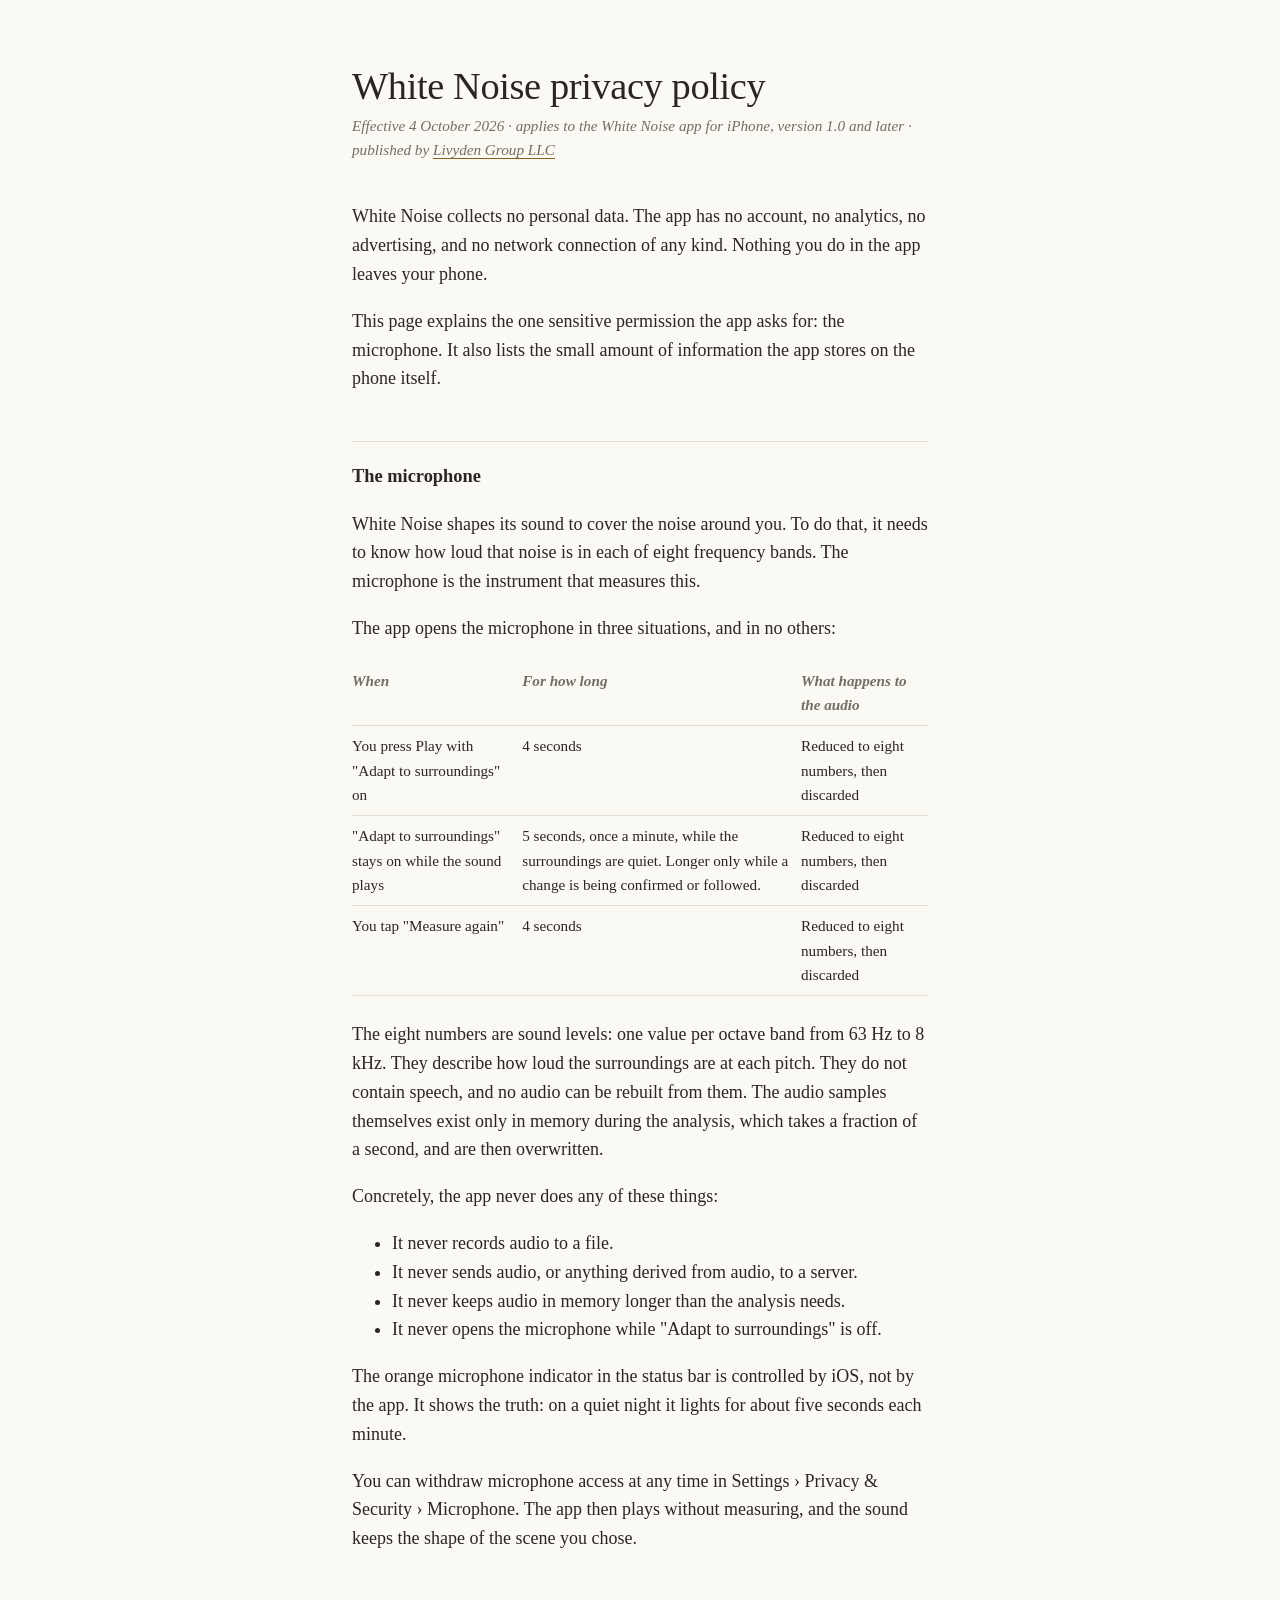
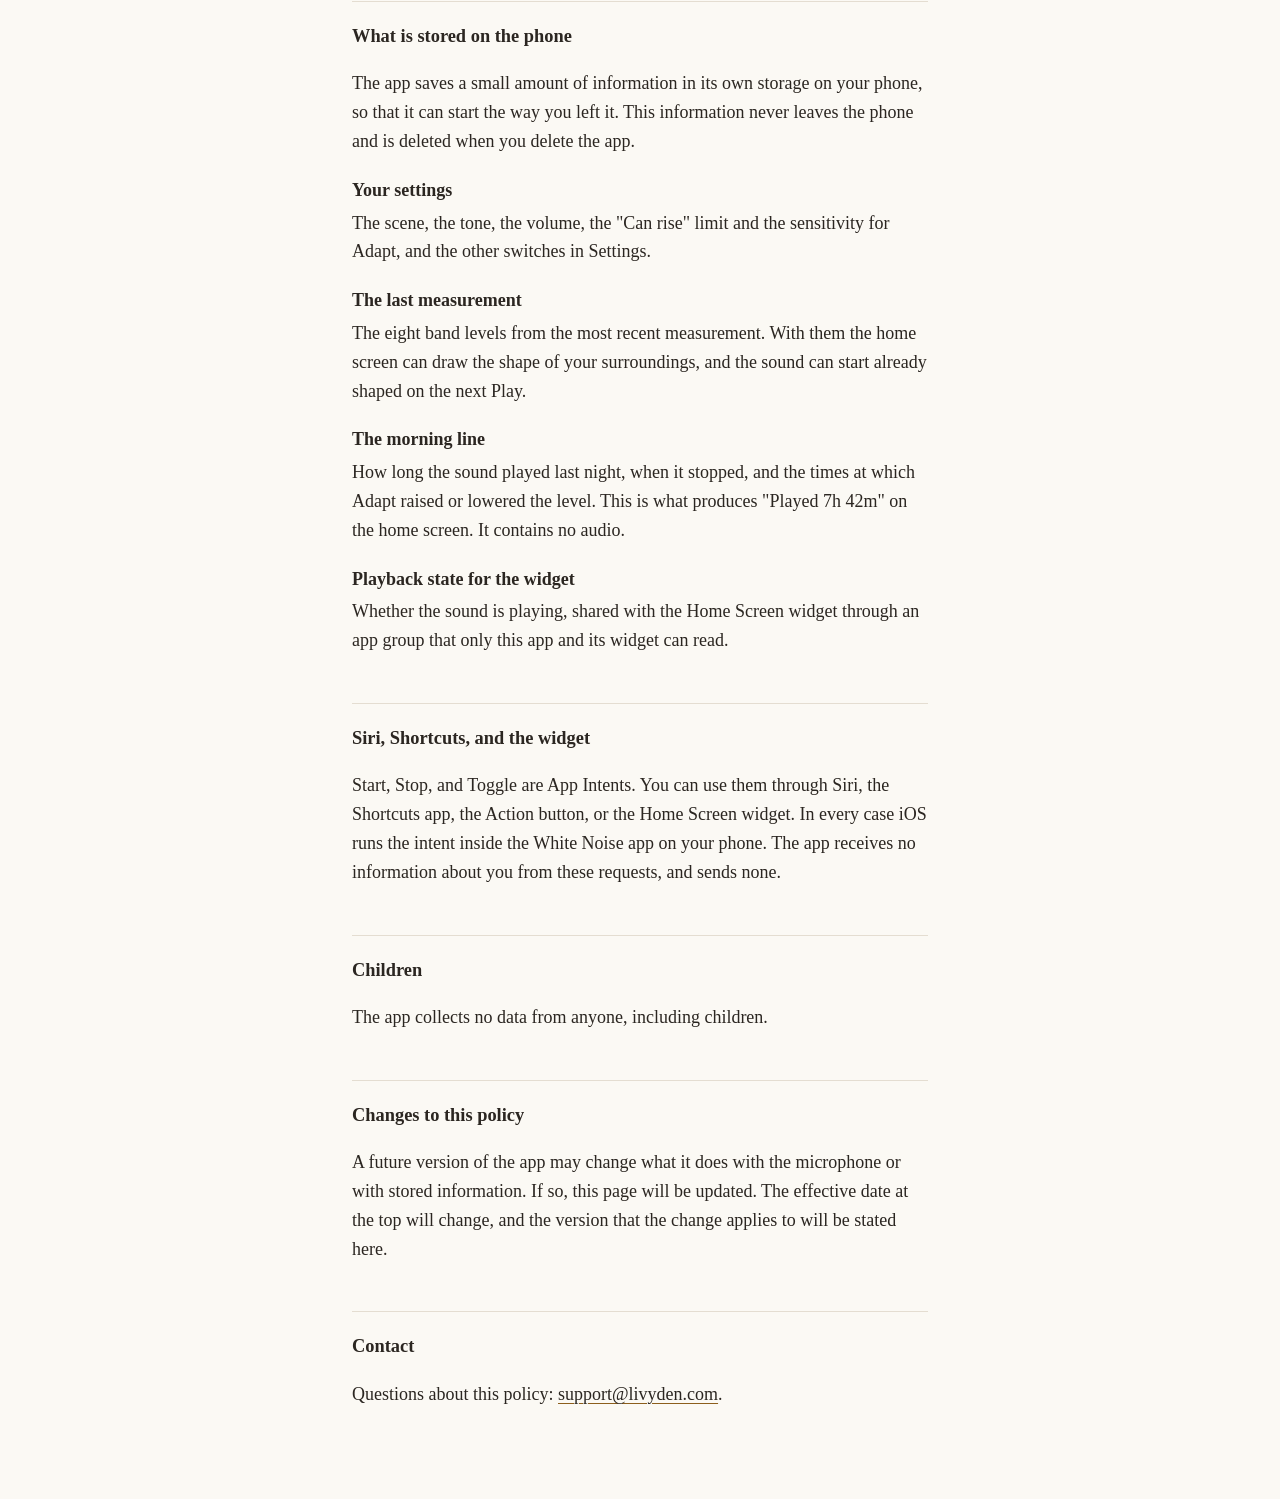
<file: white-noise/privacy.html>
<!doctype html>
<html lang="en">
<head>
<meta charset="utf-8">
<meta name="viewport" content="width=device-width, initial-scale=1">
<title>White Noise Privacy Policy</title>
<meta name="description" content="What the White Noise app for iPhone does with the microphone and with your data: nothing is recorded, stored, or sent.">
<style>
  :root { color-scheme: light; --paper: #FBF9F4; --ink: #2B2621; --faint: #766D62; --rule: #E4DDD1; --accent: #8C5E1C; }
  html { background: var(--paper); }
  body { margin: 0; padding: 0 20px 72px; color: var(--ink); background: var(--paper);
         font-family: "Iowan Old Style", "Charter", "Palatino", Georgia, ui-serif, serif; line-height: 1.6; font-size: 18px;
         -webkit-font-smoothing: antialiased; }
  main { max-width: 36rem; margin: 0 auto; }
  h1 { font-size: 2.4rem; font-weight: 400; line-height: 1.15; letter-spacing: -0.01em; margin: 4rem 0 0.35rem; }
  h2 { font-size: 1.15rem; font-weight: 600; margin: 3rem 0 0.75rem; padding-top: 1.25rem; border-top: 1px solid var(--rule); }
  p.meta { color: var(--faint); margin: 0 0 2.5rem; font-size: 0.95rem; font-style: italic; }
  a { color: inherit; text-decoration: underline; text-decoration-color: var(--accent); text-decoration-thickness: 1px; text-underline-offset: 0.18em; }
  a:hover { color: var(--accent); }
  dt { font-weight: 600; margin-top: 1.25rem; }
  dd { margin: 0.25rem 0 0; }
  th, td { text-align: left; vertical-align: top; padding: 0.5rem 0.75rem 0.5rem 0; border-bottom: 1px solid var(--rule); font-size: 0.95rem; }
  th { font-weight: 600; color: var(--faint); font-style: italic; }
  table { border-collapse: collapse; width: 100%; margin: 1rem 0 1.5rem; }

</style>
</head>
<body>
<main>
<h1>White Noise privacy policy</h1>
<p class="meta">Effective 4 October 2026 · applies to the White Noise app for iPhone, version 1.0 and later · published by <a href="../">Livyden Group LLC</a></p>

<p>White Noise collects no personal data. The app has no account, no analytics, no advertising, and no network connection of any kind. Nothing you do in the app leaves your phone.</p>

<p>This page explains the one sensitive permission the app asks for: the microphone. It also lists the small amount of information the app stores on the phone itself.</p>

<h2>The microphone</h2>

<p>White Noise shapes its sound to cover the noise around you. To do that, it needs to know how loud that noise is in each of eight frequency bands. The microphone is the instrument that measures this.</p>

<p>The app opens the microphone in three situations, and in no others:</p>

<table>
<tr><th>When</th><th>For how long</th><th>What happens to the audio</th></tr>
<tr><td>You press Play with "Adapt to surroundings" on</td><td>4 seconds</td><td>Reduced to eight numbers, then discarded</td></tr>
<tr><td>"Adapt to surroundings" stays on while the sound plays</td><td>5 seconds, once a minute, while the surroundings are quiet. Longer only while a change is being confirmed or followed.</td><td>Reduced to eight numbers, then discarded</td></tr>
<tr><td>You tap "Measure again"</td><td>4 seconds</td><td>Reduced to eight numbers, then discarded</td></tr>
</table>

<p>The eight numbers are sound levels: one value per octave band from 63 Hz to 8 kHz. They describe how loud the surroundings are at each pitch. They do not contain speech, and no audio can be rebuilt from them. The audio samples themselves exist only in memory during the analysis, which takes a fraction of a second, and are then overwritten.</p>

<p>Concretely, the app never does any of these things:</p>
<ul>
<li>It never records audio to a file.</li>
<li>It never sends audio, or anything derived from audio, to a server.</li>
<li>It never keeps audio in memory longer than the analysis needs.</li>
<li>It never opens the microphone while "Adapt to surroundings" is off.</li>
</ul>

<p>The orange microphone indicator in the status bar is controlled by iOS, not by the app. It shows the truth: on a quiet night it lights for about five seconds each minute.</p>

<p>You can withdraw microphone access at any time in Settings › Privacy &amp; Security › Microphone. The app then plays without measuring, and the sound keeps the shape of the scene you chose.</p>

<h2>What is stored on the phone</h2>

<p>The app saves a small amount of information in its own storage on your phone, so that it can start the way you left it. This information never leaves the phone and is deleted when you delete the app.</p>

<dl>
<dt>Your settings</dt>
<dd>The scene, the tone, the volume, the "Can rise" limit and the sensitivity for Adapt, and the other switches in Settings.</dd>
<dt>The last measurement</dt>
<dd>The eight band levels from the most recent measurement. With them the home screen can draw the shape of your surroundings, and the sound can start already shaped on the next Play.</dd>
<dt>The morning line</dt>
<dd>How long the sound played last night, when it stopped, and the times at which Adapt raised or lowered the level. This is what produces "Played 7h 42m" on the home screen. It contains no audio.</dd>
<dt>Playback state for the widget</dt>
<dd>Whether the sound is playing, shared with the Home Screen widget through an app group that only this app and its widget can read.</dd>
</dl>

<h2>Siri, Shortcuts, and the widget</h2>

<p>Start, Stop, and Toggle are App Intents. You can use them through Siri, the Shortcuts app, the Action button, or the Home Screen widget. In every case iOS runs the intent inside the White Noise app on your phone. The app receives no information about you from these requests, and sends none.</p>

<h2>Children</h2>

<p>The app collects no data from anyone, including children.</p>

<h2>Changes to this policy</h2>

<p>A future version of the app may change what it does with the microphone or with stored information. If so, this page will be updated. The effective date at the top will change, and the version that the change applies to will be stated here.</p>

<h2>Contact</h2>

<p>Questions about this policy: <a href="mailto:support@livyden.com">support@livyden.com</a>.</p>

</main>
</body>
</html>
</file>
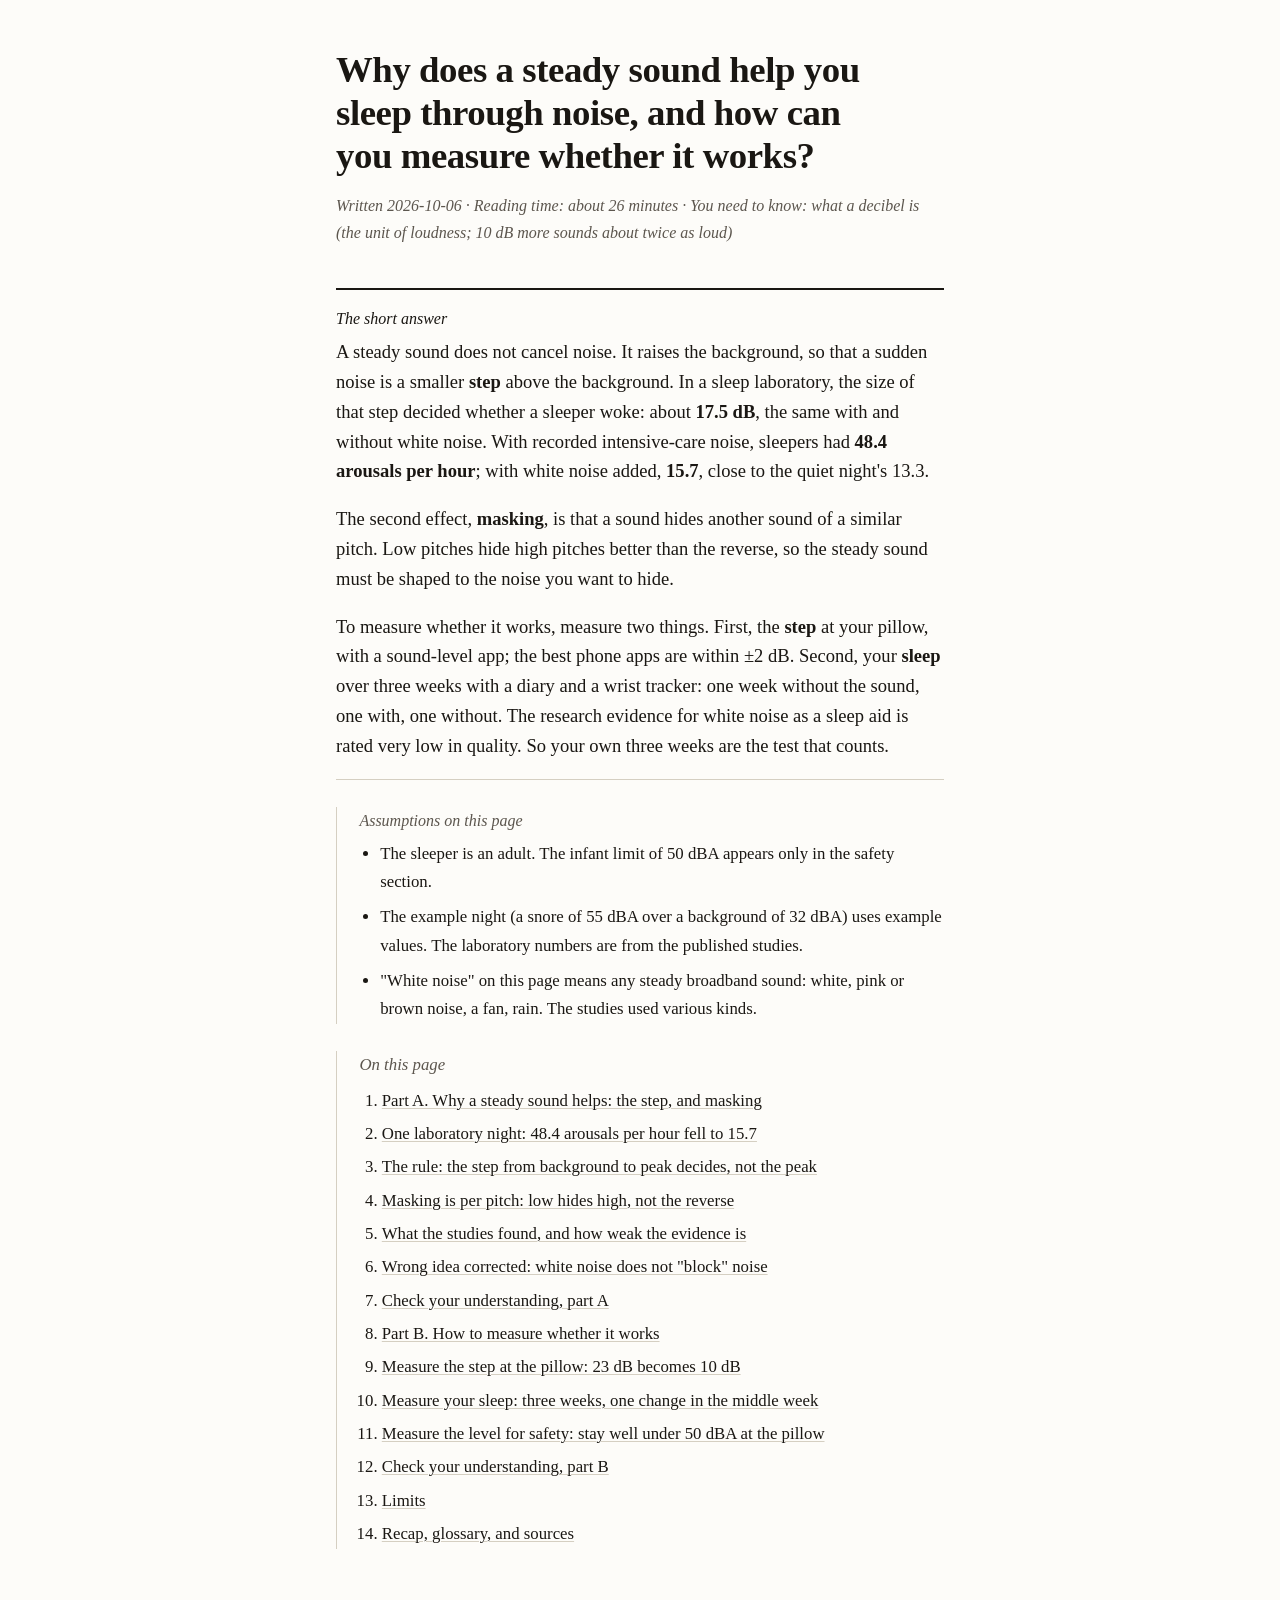
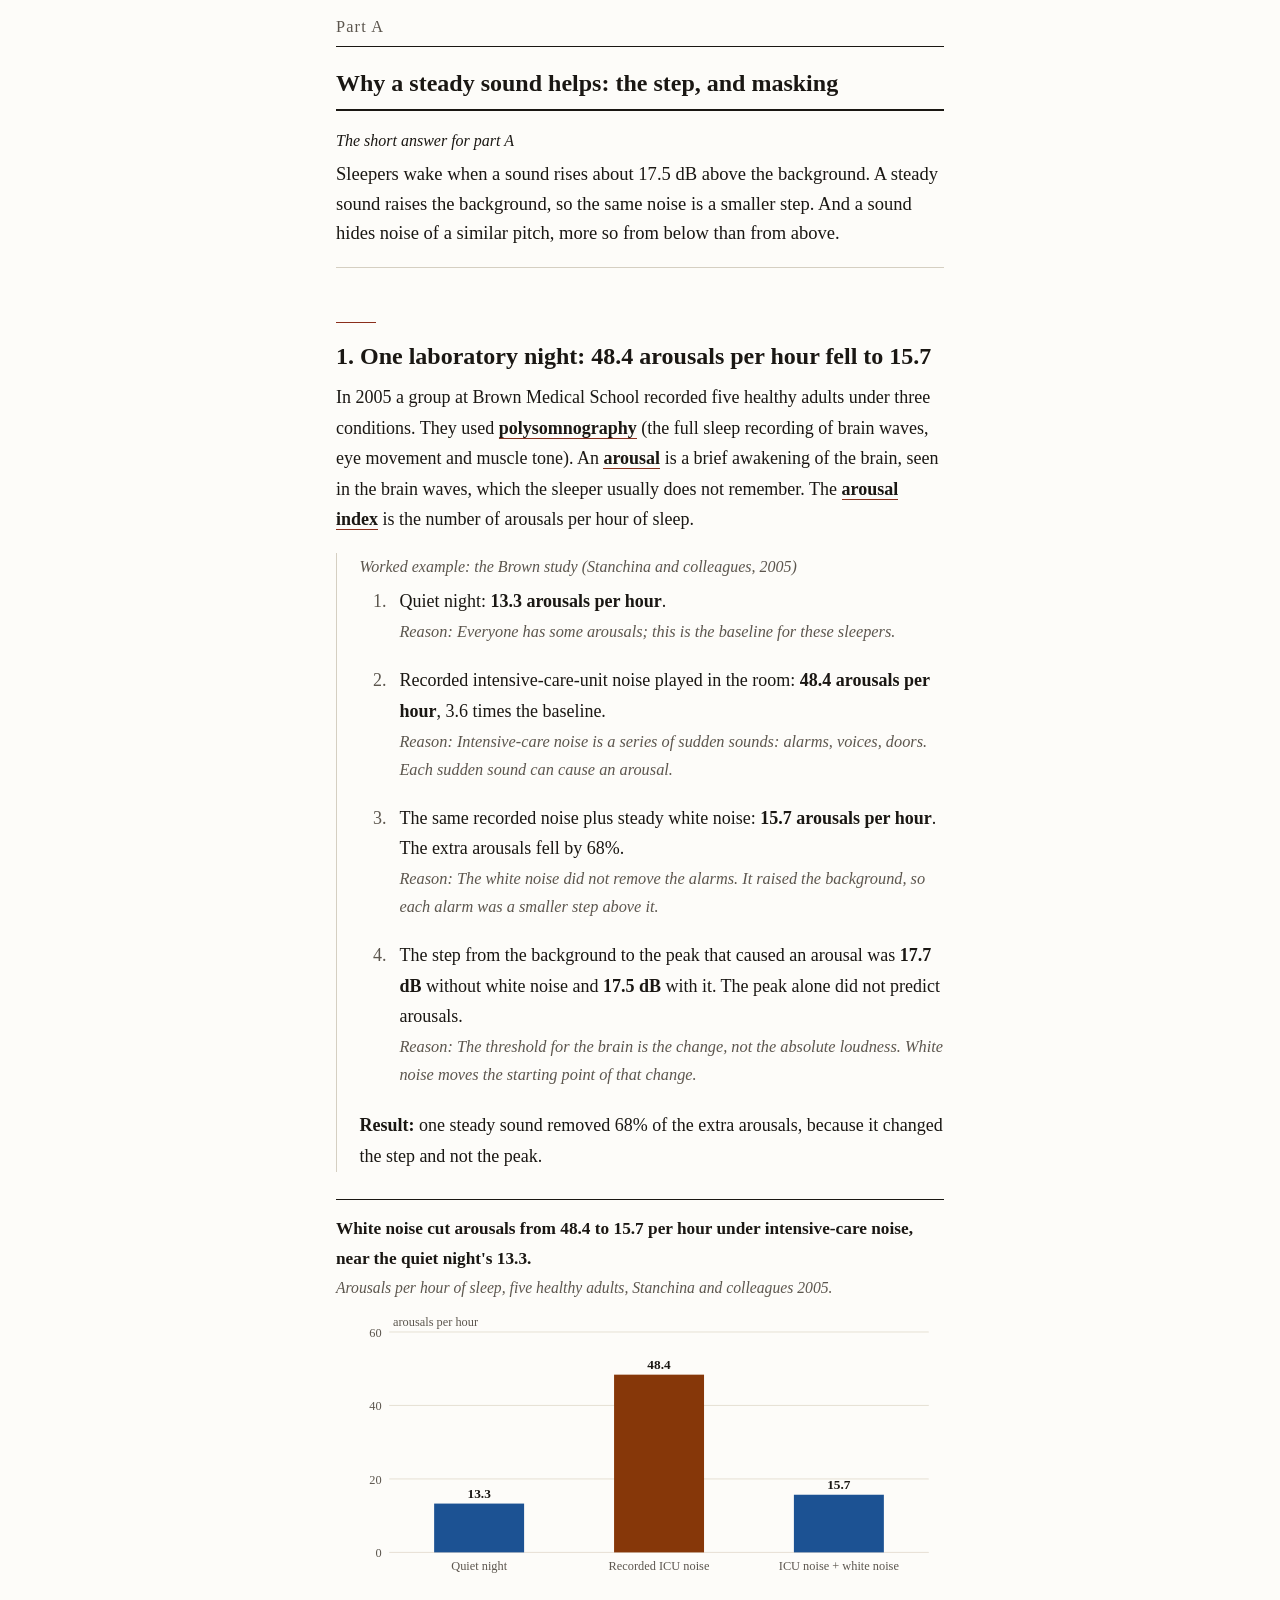
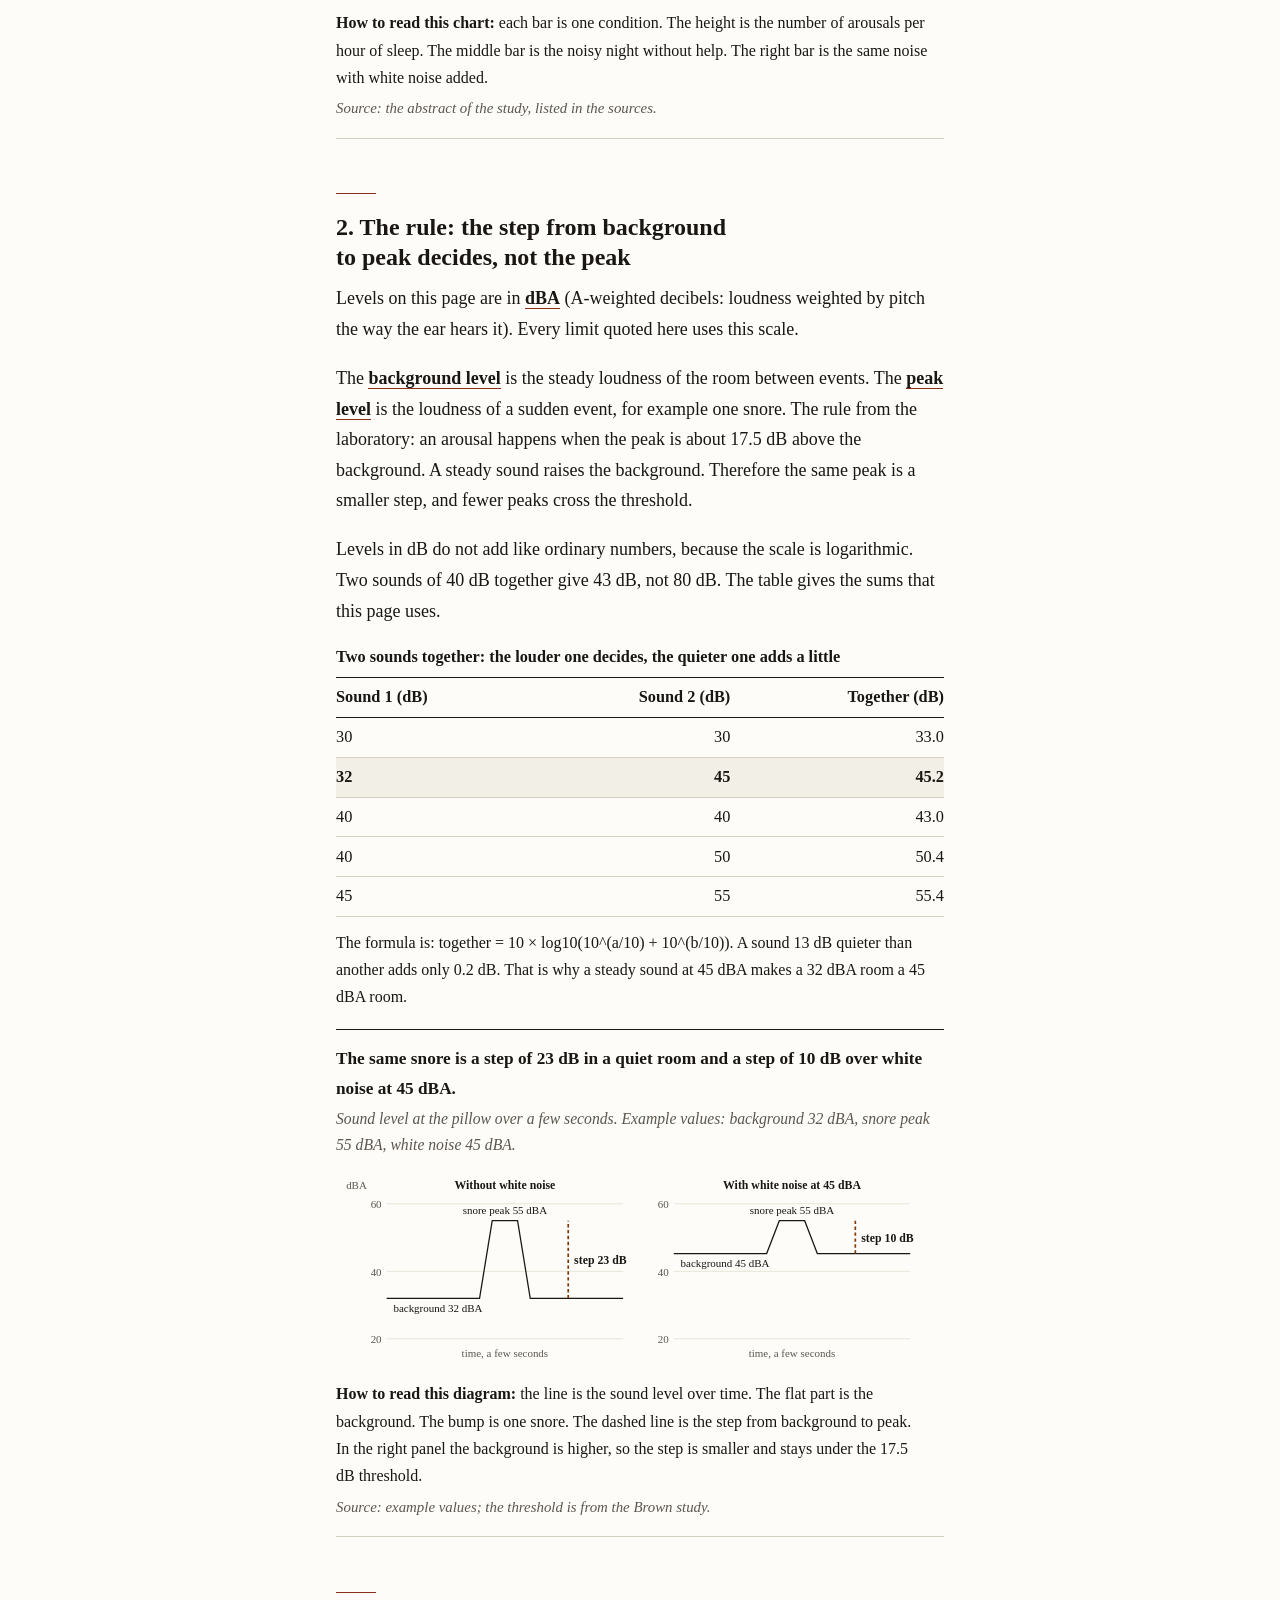
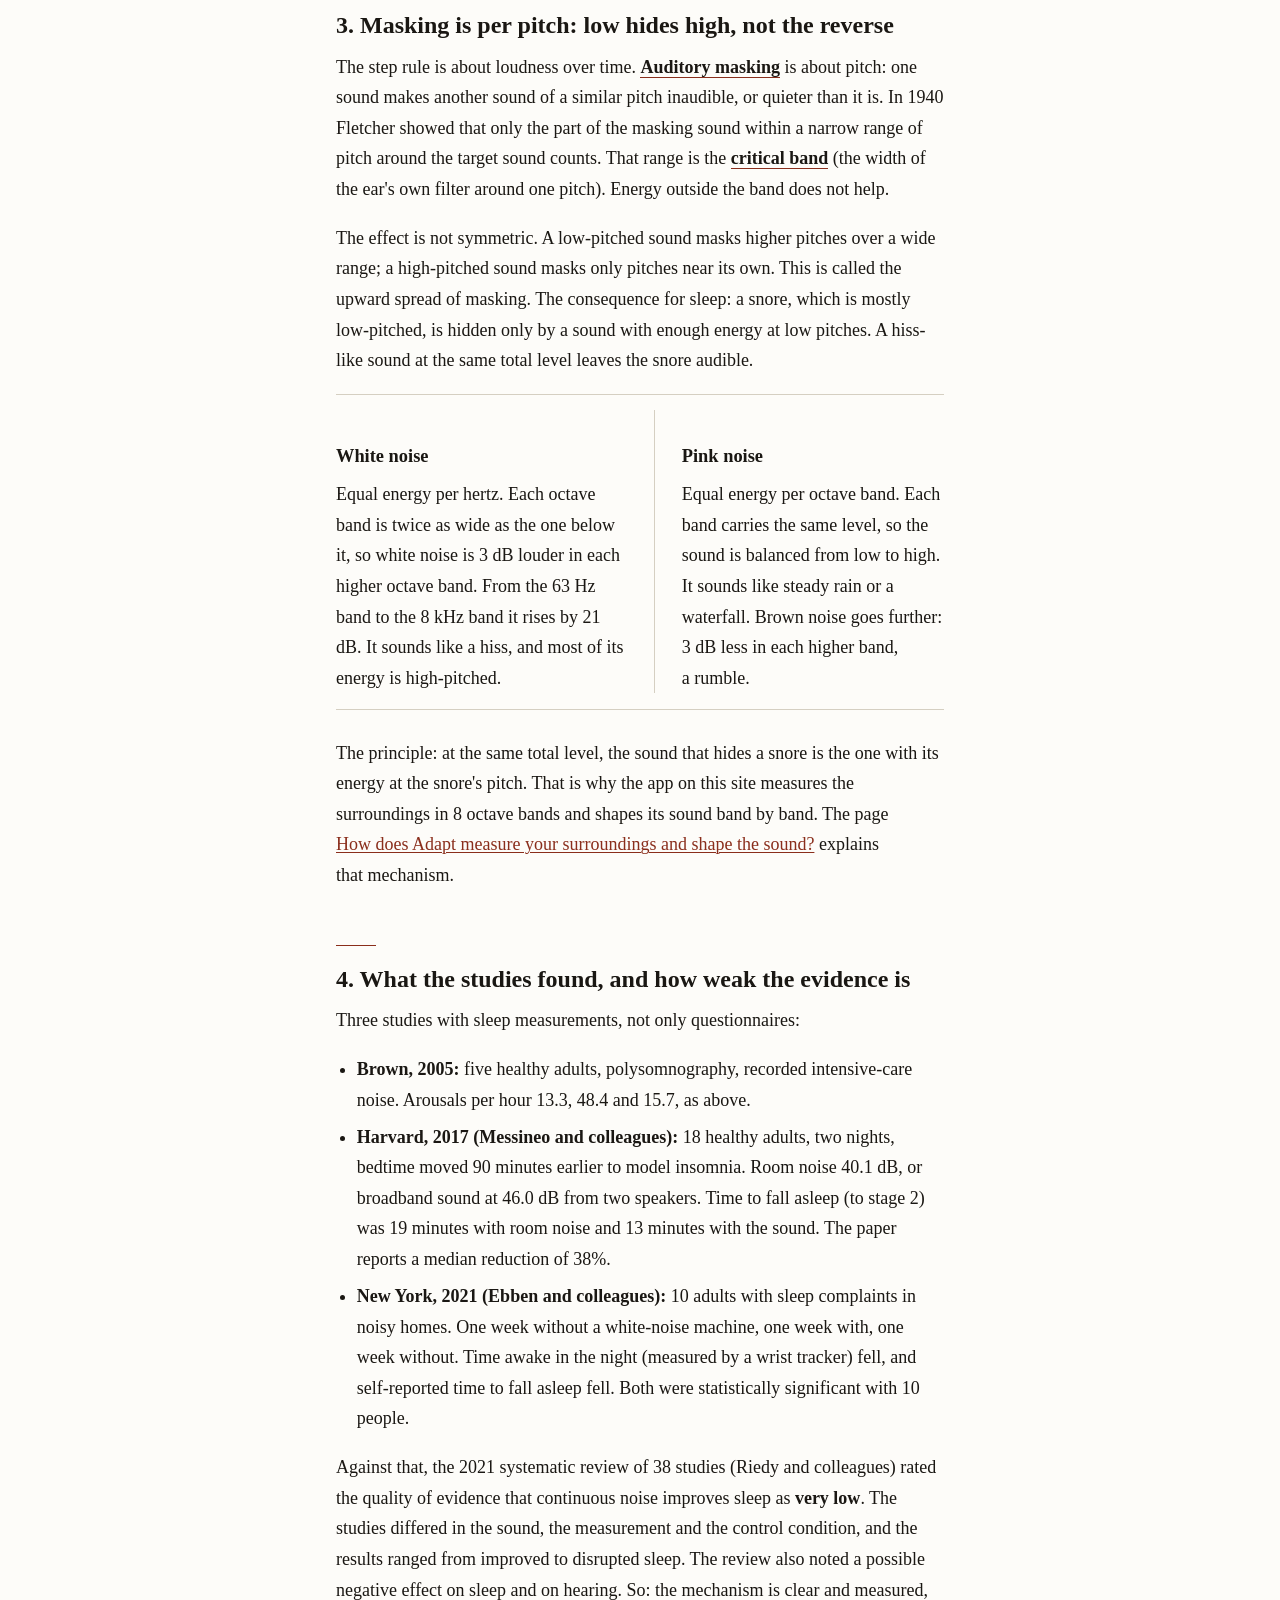
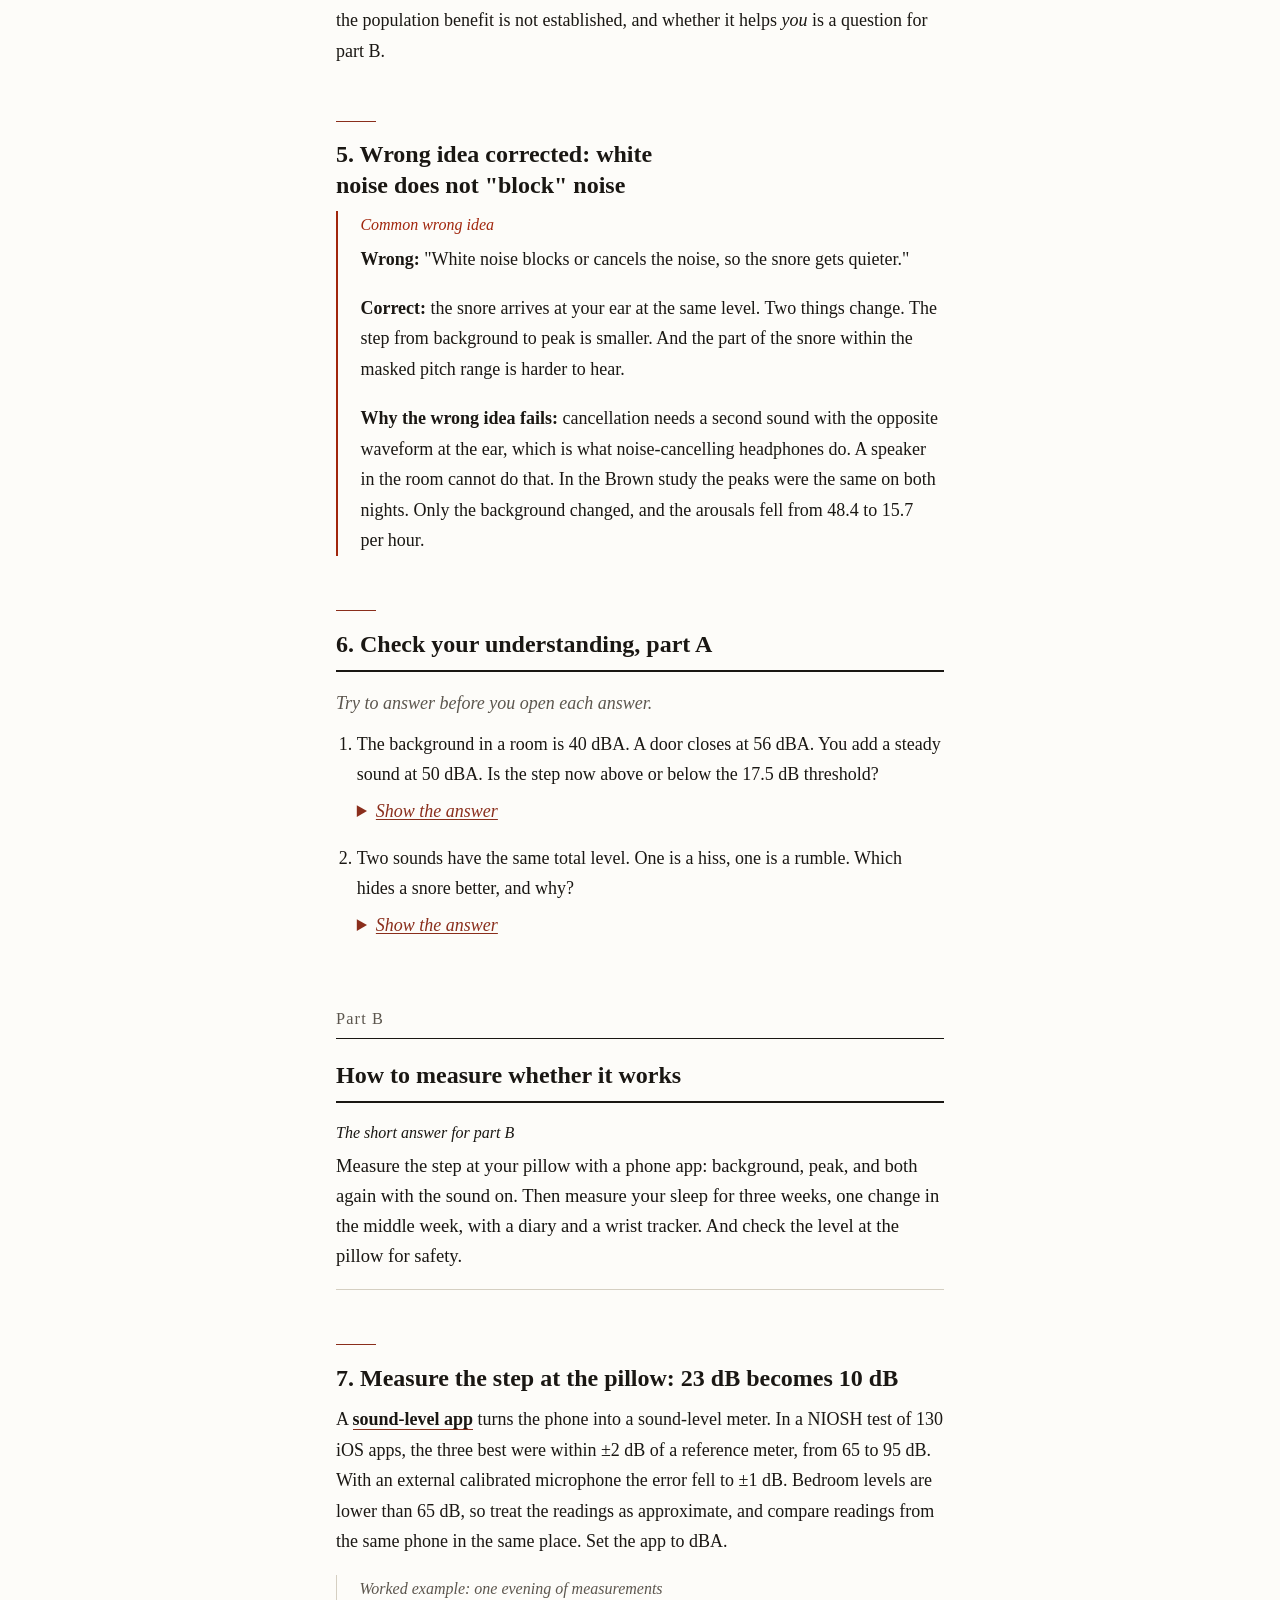
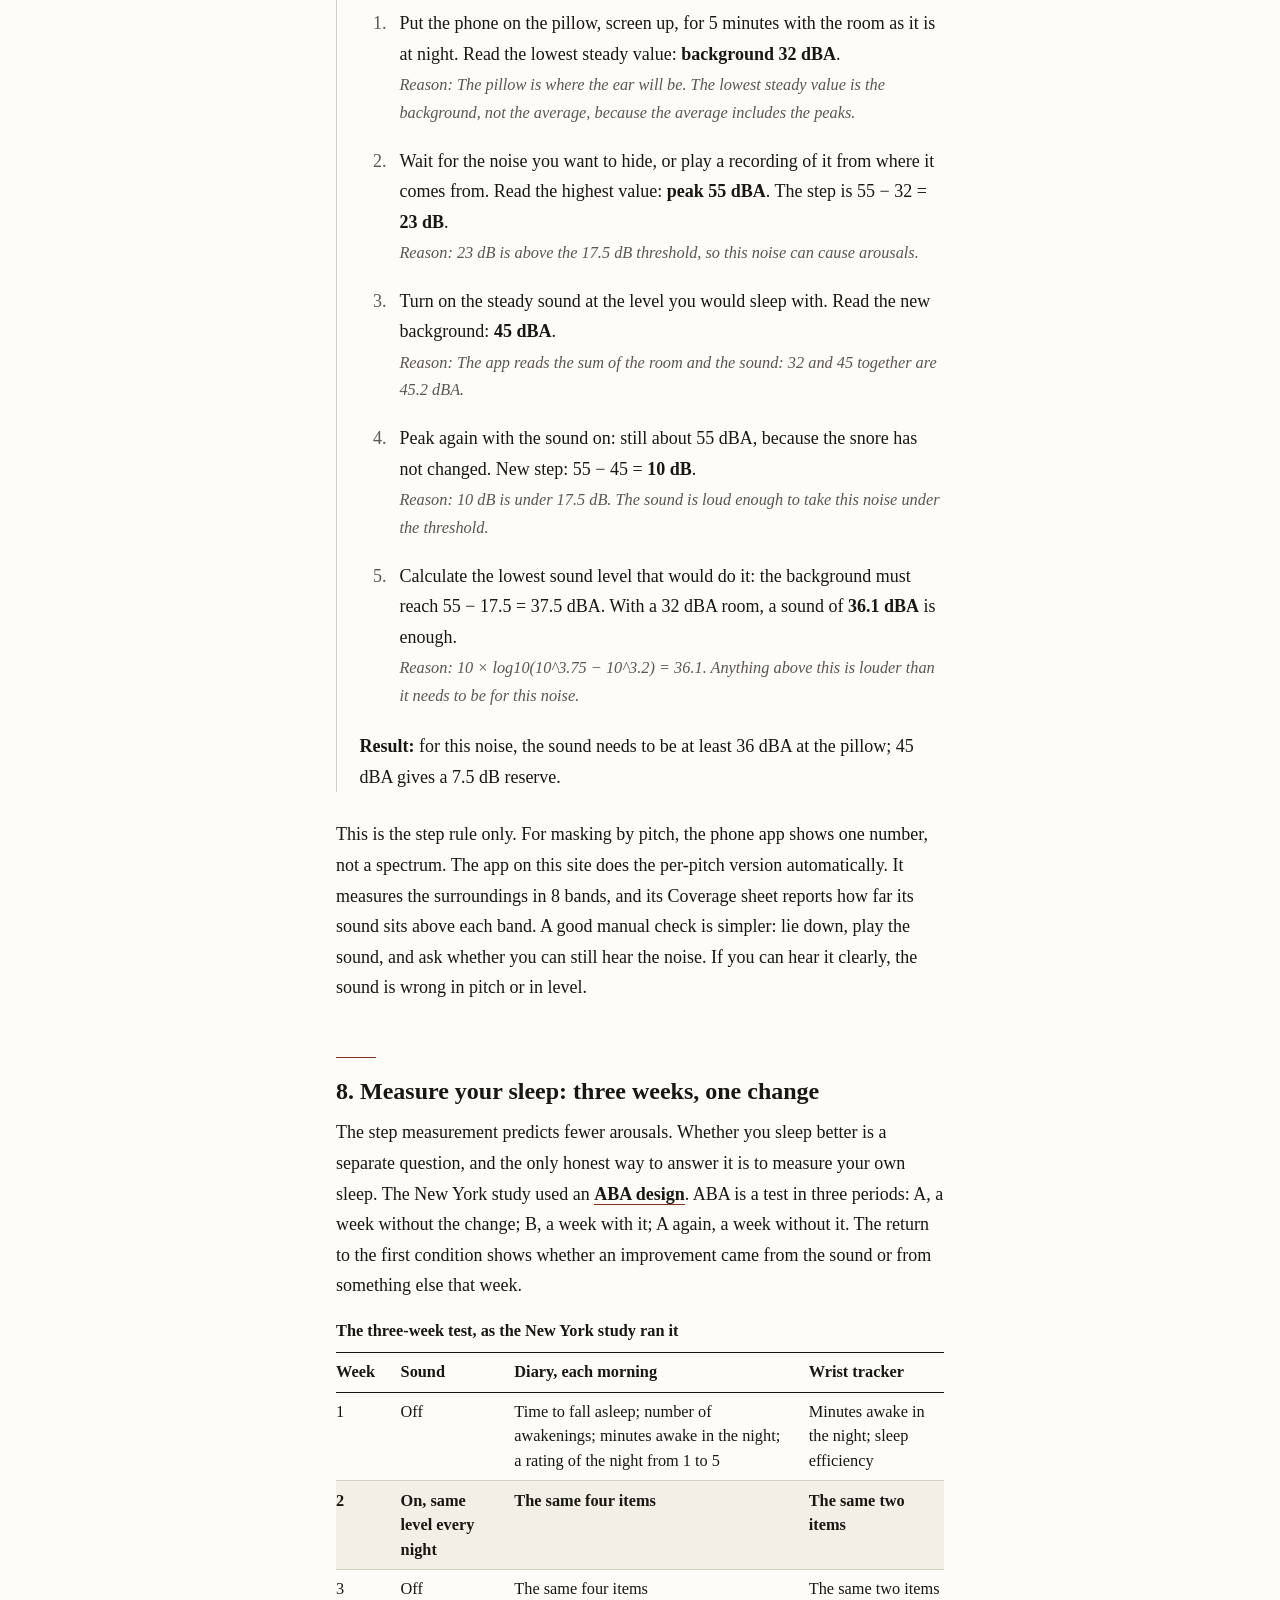
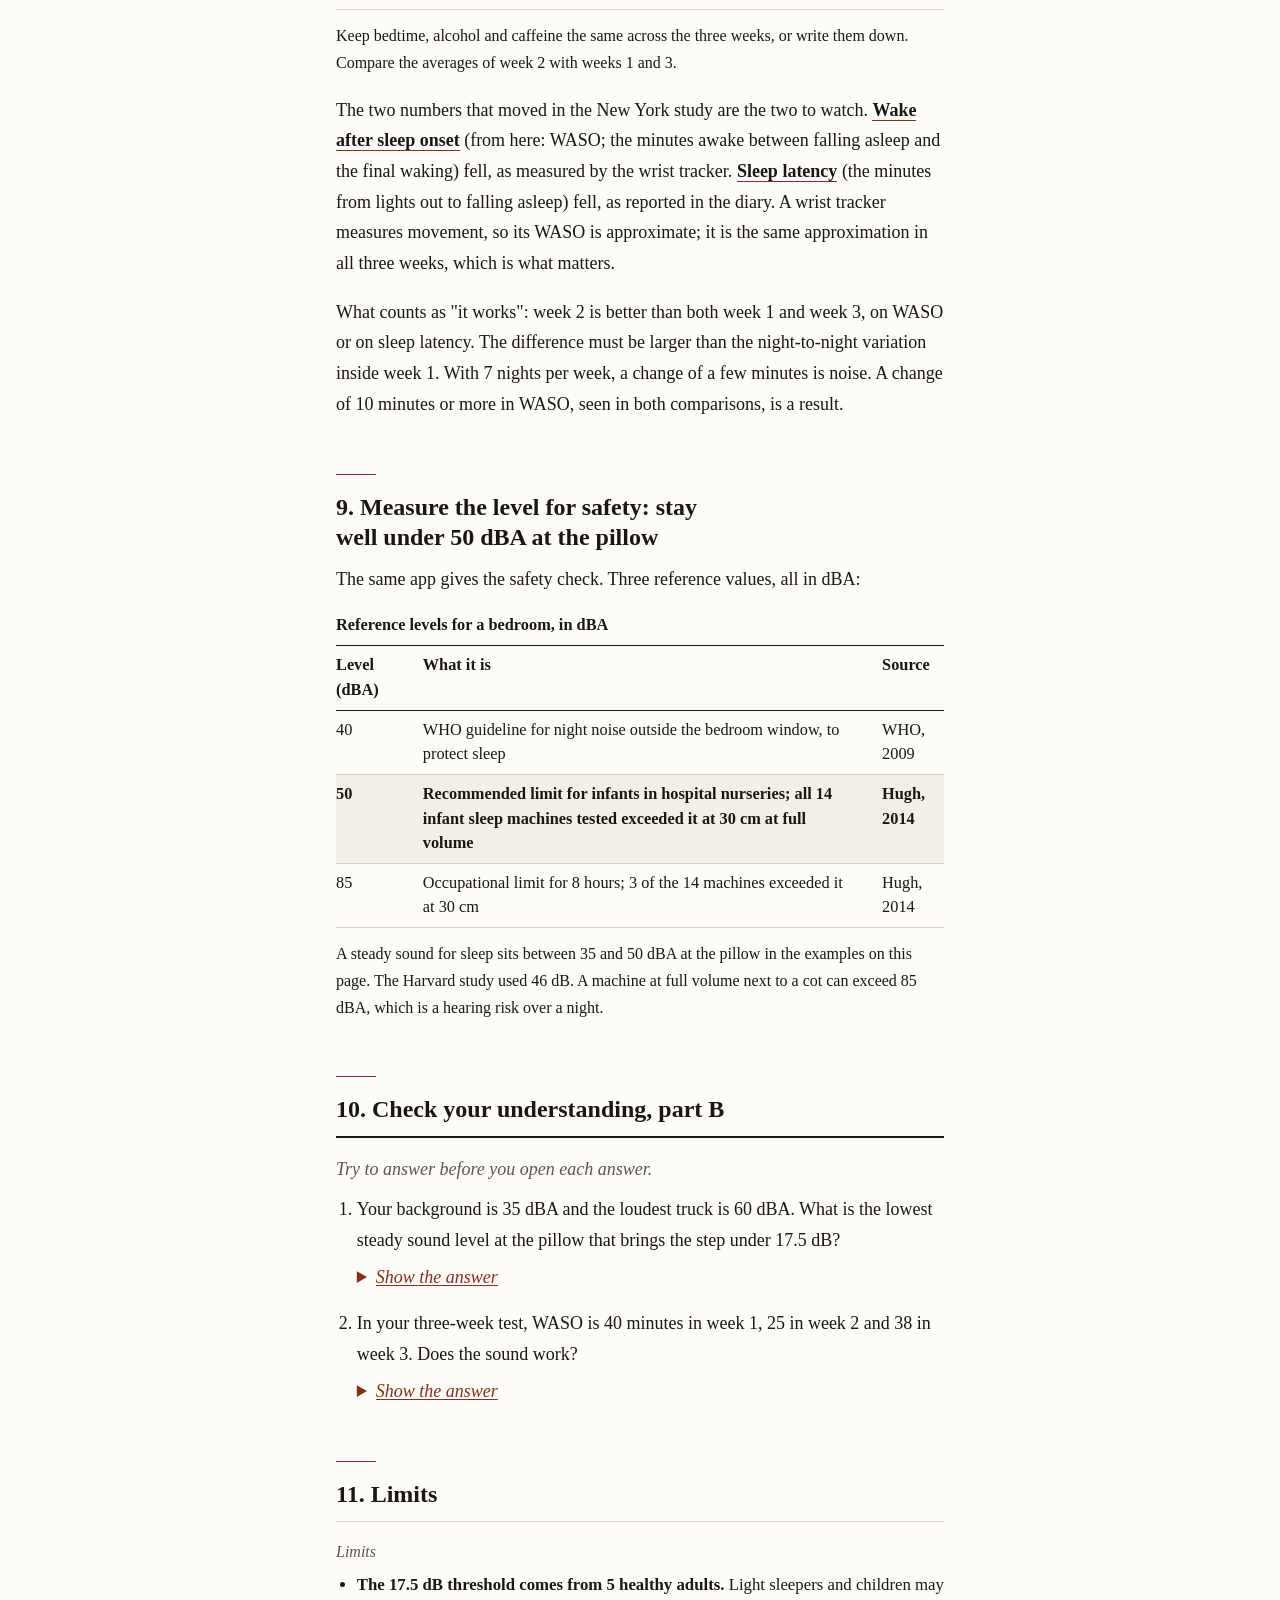
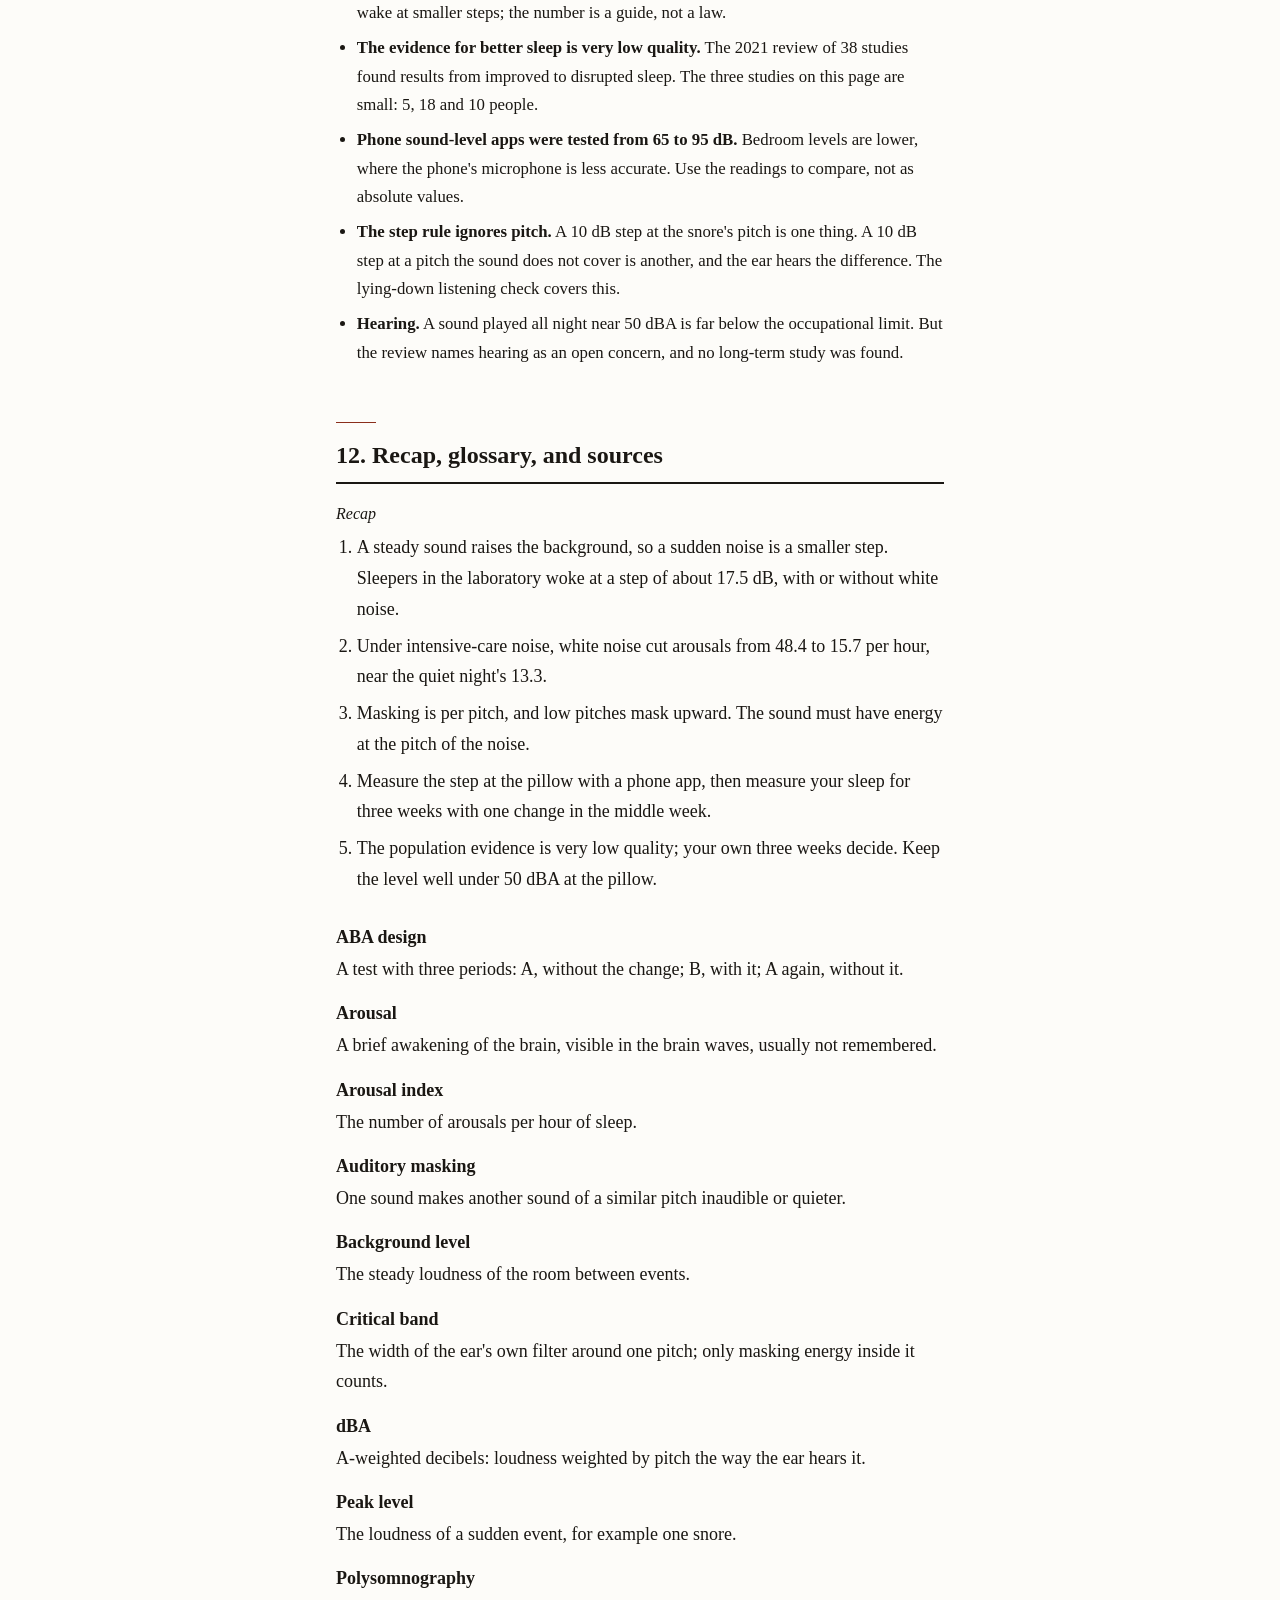
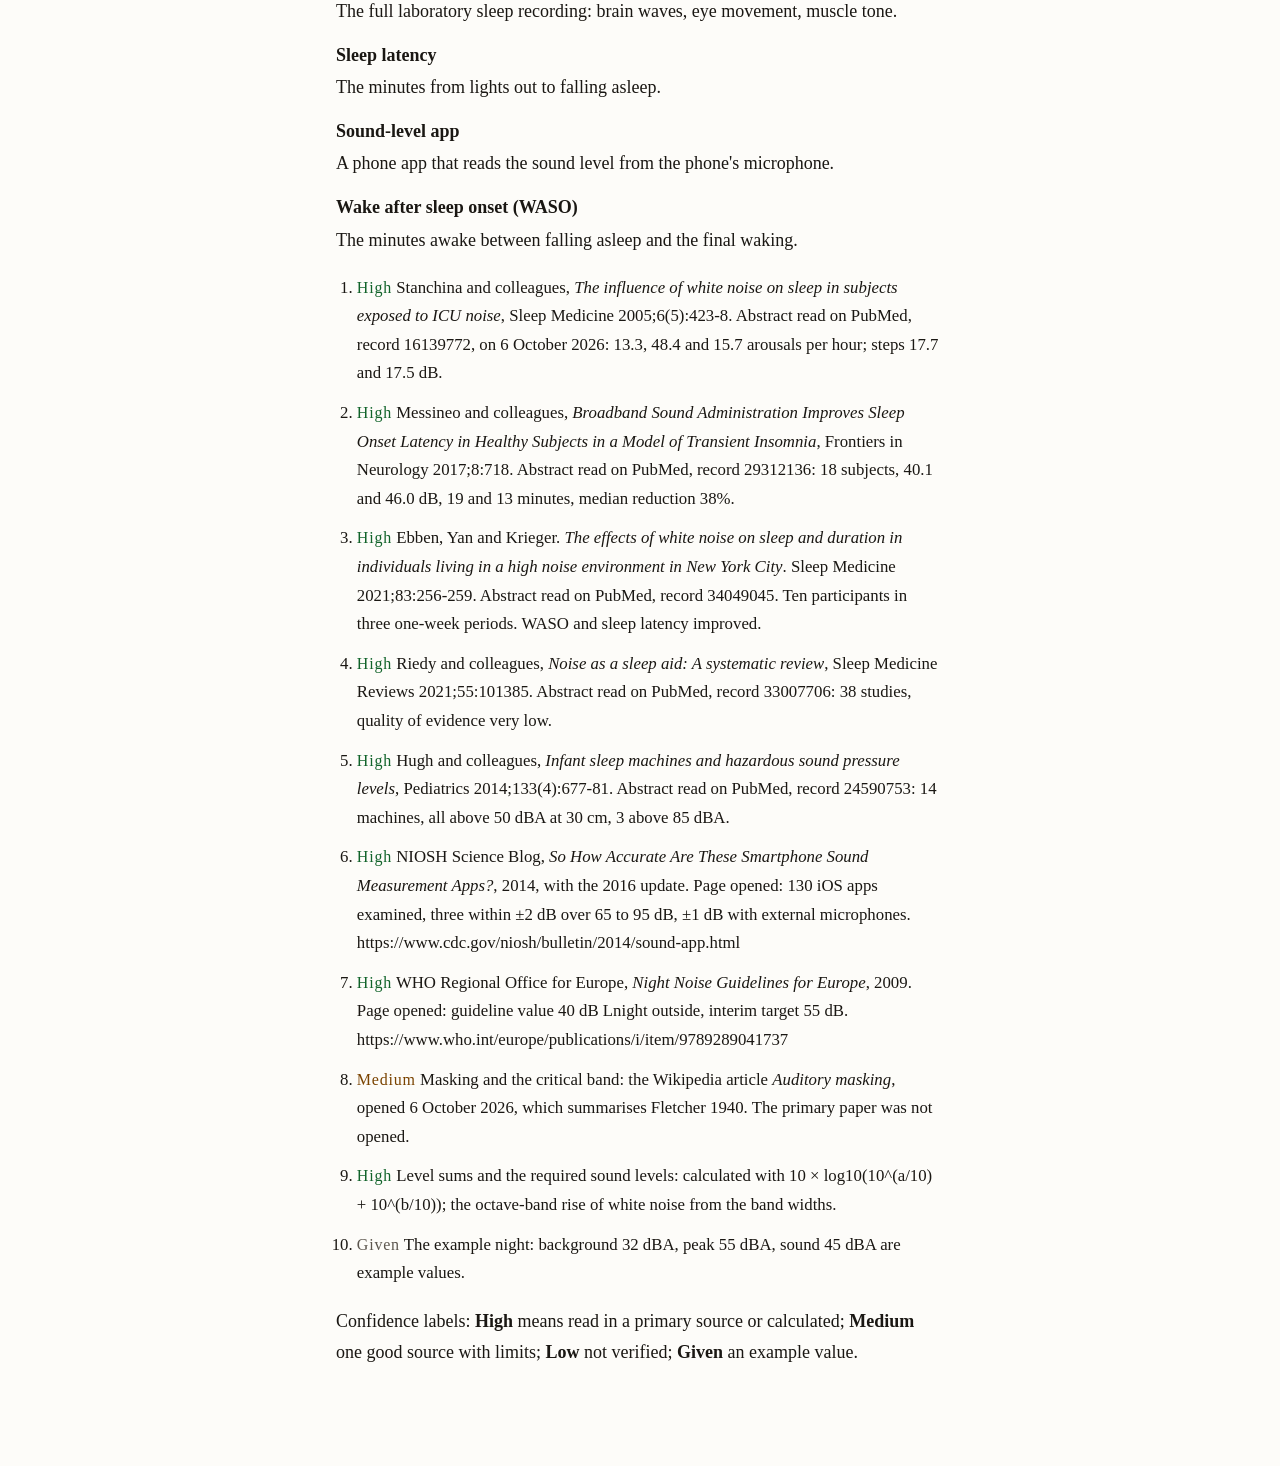
<file: white-noise/steady-sound.html>
<!doctype html>
<html lang="en">
<head>
<meta charset="utf-8">
<meta name="viewport" content="width=device-width, initial-scale=1">
<title>Steady Sound Explained</title>
<style>
/* ---------- Typefaces. System serif only, so the page needs no external font. ---------- */
:root {
  --serif: "Iowan Old Style", "Charter", "Palatino Linotype", Palatino, "Sitka Text", Georgia,
    "Songti SC", "Hiragino Mincho ProN", "Noto Serif CJK SC", serif;
  --mono: ui-monospace, SFMono-Regular, Menlo, Consolas, "Liberation Mono", monospace;
}

/* ---------- Colour tokens. Light is the default: warm paper, near-black ink. ---------- */
:root {
  --bg: #fdfcf9;
  --surface: #f2efe7;
  --text: #1a1713;
  --muted: #5c564e;
  --border: #d5cfc2;
  --accent: #8a2e1c;
  --accent-soft: #f1e7e2;
  --good: #11632a;
  --good-soft: #e9f1e7;
  --warn: #7a4300;
  --warn-soft: #f6eddc;
  --bad: #a1260d;
  --bad-soft: #f7e8e3;
  /* Chart series colours: blue, amber, purple, green. Validated for colour-blind readers:
     every pair stays distinct under protan, deutan, and tritan simulation, in both themes.
     Use them in this order. Use at most 4 series in one chart. */
  --s1: #1c5293;
  --s2: #863709;
  --s3: #9260da;
  --s4: #25984d;
  --grid: #e5dfd2;
}
@media (prefers-color-scheme: dark) {
  :root:not([data-theme="light"]) {
    --bg: #16130f;
    --surface: #221e18;
    --text: #ece5da;
    --muted: #a99e91;
    --border: #3c352c;
    --accent: #e4a392;
    --accent-soft: #2b1f1a;
    --good: #7fd69a;
    --good-soft: #17251a;
    --warn: #f0b861;
    --warn-soft: #2c2314;
    --bad: #ff9d8a;
    --bad-soft: #2f1c17;
    --s1: #0774aa;
    --s2: #9e590d;
    --s3: #a473ee;
    --s4: #09af51;
    --grid: #2e2821;
  }
}
:root[data-theme="dark"] {
  --bg: #16130f;
  --surface: #221e18;
  --text: #ece5da;
  --muted: #a99e91;
  --border: #3c352c;
  --accent: #e4a392;
  --accent-soft: #2b1f1a;
  --good: #7fd69a;
  --good-soft: #17251a;
  --warn: #f0b861;
  --warn-soft: #2c2314;
  --bad: #ff9d8a;
  --bad-soft: #2f1c17;
  --s1: #0774aa;
  --s2: #9e590d;
  --s3: #a473ee;
  --s4: #09af51;
  --grid: #2e2821;
}

/* ---------- Base text. One measure, left-aligned, generous line spacing. ---------- */
*, *::before, *::after { box-sizing: border-box; }
html { -webkit-text-size-adjust: 100%; }
body {
  margin: 0;
  background: var(--bg);
  color: var(--text);
  font-family: var(--serif);
  font-size: 1.125rem;
  line-height: 1.7;
  text-align: left;
  overflow-wrap: break-word;
  font-kerning: normal;
  font-synthesis: none;
}
main {
  max-width: 40rem;
  margin: 0 auto;
  padding: 3rem 16px 5rem;
}

/* Headings carry the structure through size and space. No rules across the page,
   except one short mark above each section heading. */
h1, h2, h3 { margin: 0; font-weight: 600; text-wrap: balance; }
h1 {
  font-size: 2.3rem;
  line-height: 1.17;
  letter-spacing: -0.012em;
  margin-bottom: 0.9rem;
}
h2 {
  font-size: 1.5rem;
  line-height: 1.26;
  margin-top: 3.4rem;
  margin-bottom: 0.7rem;
}
h2::before {
  content: "";
  display: block;
  width: 2.5rem;
  border-top: 1px solid var(--accent);
  margin-bottom: 1.1rem;
}
h3 { font-size: 1.15rem; margin-top: 1.9rem; margin-bottom: 0.45rem; }
p, ul, ol, dl, table, figure { margin: 0 0 1.15rem; }
p { text-wrap: pretty; }
ul, ol { padding-left: 1.3rem; }
li { margin-bottom: 0.4rem; }
a {
  color: var(--accent);
  text-decoration-thickness: 1px;
  text-underline-offset: 2px;
}
strong { font-weight: 600; }
.num, td.num, th.num { font-variant-numeric: tabular-nums; }

/* Code keeps only its own typeface. No chip, no frame around a word. */
code {
  font-family: var(--mono);
  font-size: 0.9em;
  font-variant-numeric: tabular-nums;
}
pre {
  background: var(--surface);
  border-left: 2px solid var(--border);
  padding: 0.9rem 1.1rem;
  overflow-x: auto;
  line-height: 1.55;
  font-size: 0.95rem;
  margin: 0 0 1.3rem;
}
pre code { font-size: 1em; }

/* ---------- Page header. One line under the title closes the masthead. ---------- */
.meta {
  color: var(--muted);
  font-style: italic;
  font-size: 1rem;
  margin: 0 0 2.6rem;
}

/* ---------- Boxes. No fill and no frame: a rule and space set each one apart.
              Every box keeps its written label, so colour is never the only signal. ---------- */
.box { margin: 0 0 1.7rem; }
.box > :last-child { margin-bottom: 0; }
.box .label {
  display: block;
  font-style: italic;
  font-weight: 400;
  font-size: 1rem;
  color: var(--muted);
  margin-bottom: 0.35rem;
}

/* The short answer is the opening statement of the page. Heaviest rule, largest text. */
.bottom-line {
  border-top: 2px solid var(--text);
  border-bottom: 1px solid var(--border);
  padding: 1.05rem 0 1.15rem;
  font-size: 1.16rem;
  line-height: 1.6;
}
.bottom-line .label { color: var(--text); }
.example { border-left: 1px solid var(--border); padding-left: 1.4rem; }
.mistake { border-left: 2px solid var(--bad); padding-left: 1.4rem; }
.mistake .label { color: var(--bad); }
.limits { border-top: 1px solid var(--border); padding-top: 1rem; font-size: 1.05rem; }
.assume {
  border-left: 1px solid var(--border);
  padding-left: 1.4rem;
  font-size: 1.05rem;
}
.assume .label { color: var(--muted); }
.predict { border-left: 2px solid var(--accent); padding-left: 1.4rem; }
.predict .label { color: var(--accent); }
.recap { border-top: 2px solid var(--text); padding-top: 1rem; }
.recap .label { color: var(--text); }

/* ---------- Contents list ---------- */
nav.contents {
  border-left: 1px solid var(--border);
  padding: 0 0 0 1.4rem;
  margin: 0 0 2rem;
  font-size: 1.05rem;
}
nav.contents ol { margin: 0; padding-left: 1.4rem; }
nav.contents li { margin-bottom: 0.3rem; }
nav.contents a { color: var(--text); text-decoration-color: var(--border); }
nav.contents a:hover { text-decoration-color: var(--accent); }
nav.contents .label {
  display: block;
  font-style: italic;
  font-weight: 400;
  color: var(--muted);
  margin-bottom: 0.45rem;
}

/* ---------- Key terms. The definition is in the sentence, not in a tooltip. ---------- */
dfn {
  font-style: normal;
  font-weight: 600;
  border-bottom: 1px solid var(--accent);
}
dl.glossary dt { font-weight: 600; margin-top: 0.85rem; }
dl.glossary dd { margin: 0.1rem 0 0 0; }

/* ---------- Numbered reasoning steps. The numeral sits in the margin, as in a book. ---------- */
ol.steps { list-style: none; padding: 0; counter-reset: step; }
ol.steps > li {
  counter-increment: step;
  position: relative;
  padding: 0 0 0.2rem 2.5rem;
  margin-bottom: 1rem;
}
ol.steps > li::before {
  content: counter(step) ".";
  position: absolute;
  left: 0;
  top: 0;
  width: 1.7rem;
  text-align: right;
  color: var(--muted);
  font-variant-numeric: tabular-nums;
  font-weight: 400;
}
.why {
  display: block;
  color: var(--muted);
  font-style: italic;
  font-size: 1.02rem;
  margin-top: 0.1rem;
}
.why::before { content: "Reason: "; font-weight: 400; }

/* ---------- Tables. Print rules only: one above the header, one under each row. ---------- */
.table-wrap { overflow-x: auto; margin: 0 0 1.15rem; }
.table-wrap table { margin: 0; }
/* When a table is wider than its frame, the script adds the class "scrolls". Then the title
   stays in view and a hint appears. */
.table-wrap.scrolls caption { position: sticky; left: 0; max-width: var(--wrap-width, 100%); }
.table-wrap.scrolls::before {
  content: "Move the table sideways to see all of it.";
  display: block;
  position: sticky;
  left: 0;
  color: var(--muted);
  font-style: italic;
  font-size: 0.9rem;
  margin-bottom: 0.3rem;
}
table { border-collapse: collapse; width: 100%; font-size: 1.02rem; line-height: 1.5; }
caption {
  text-align: left;
  font-weight: 600;
  padding-bottom: 0.5rem;
}
th, td {
  padding: 0.45rem 0.8rem;
  border-bottom: 1px solid var(--border);
  text-align: left;
  vertical-align: top;
}
th:first-child, td:first-child { padding-left: 0; }
th:last-child, td:last-child { padding-right: 0; }
thead th {
  border-top: 1px solid var(--text);
  border-bottom: 1px solid var(--text);
  font-weight: 600;
}
td.num, th.num { text-align: right; }
td.num { white-space: nowrap; }
.table-read { font-size: 1rem; margin: -0.4rem 0 1.15rem; }
tbody th { font-weight: 400; }
tr.highlight td, tr.highlight th { background: var(--surface); font-weight: 600; }

/* ---------- Figures. The title is a sentence that states the finding. ---------- */
figure {
  border-top: 1px solid var(--text);
  border-bottom: 1px solid var(--border);
  padding: 0.9rem 0 1rem;
}
figure .fig-title { font-weight: 600; font-size: 1.08rem; margin: 0 0 0.15rem; }
figure .fig-sub { color: var(--muted); font-style: italic; font-size: 0.98rem; margin: 0 0 0.7rem; }
figure .fig-read { font-size: 1rem; margin: 0.7rem 0 0; }
figure .fig-source { color: var(--muted); font-style: italic; font-size: 0.93rem; margin: 0.35rem 0 0; }
figure svg { display: block; width: 100%; height: auto; }
/* On a narrow screen a figure keeps a readable size and scrolls inside its own frame. */
.fig-scroll { overflow-x: auto; }
.fig-scroll svg { min-width: 34rem; }
@media (max-width: 40rem) {
  .fig-scroll::before {
    content: "Move the figure sideways to see all of it.";
    display: block;
    position: sticky;
    left: 0;
    color: var(--muted);
    font-style: italic;
    font-size: 0.9rem;
    margin-bottom: 0.3rem;
  }
}
svg text { font-family: var(--serif); fill: var(--text); }
svg .axis-label { fill: var(--muted); font-size: 13px; }
svg .grid { stroke: var(--grid); stroke-width: 1; }
svg .axis { stroke: var(--muted); stroke-width: 1; }
/* Diagram parts. A box is a thing. An arrow means "causes" or "then". */
svg .node { fill: none; stroke: var(--muted); stroke-width: 1.2; }
svg .arrow { fill: none; stroke: var(--text); stroke-width: 1.5; }
svg .arrow-head { fill: var(--text); }
svg .node-name { font-size: 14px; font-weight: 600; }
svg .node-value { font-size: 13px; fill: var(--muted); }
svg .arrow-label { font-size: 13px; font-style: italic; }

/* ---------- Text that is quoted from a source or from data. The language rules do not apply to it. ---------- */
.quoted { font-style: italic; }

/* ---------- Side-by-side comparison. One hairline divides the two cases. ---------- */
.compare {
  display: grid;
  grid-template-columns: 1fr 1fr;
  gap: 0 1.7rem;
  margin: 0 0 1.7rem;
  border-top: 1px solid var(--border);
  border-bottom: 1px solid var(--border);
  padding: 0.95rem 0 1rem;
}
.compare > div > :last-child { margin-bottom: 0; }
.compare > div + div { border-left: 1px solid var(--border); padding-left: 1.7rem; }
.compare h4 { margin: 0 0 0.4rem; font-size: 1.04rem; font-weight: 600; }
@media (max-width: 560px) {
  .compare { grid-template-columns: 1fr; gap: 1.1rem 0; }
  .compare > div + div {
    border-left: 0;
    padding-left: 0;
    border-top: 1px solid var(--border);
    padding-top: 1.1rem;
  }
}

/* ---------- Self-check questions. The answer is hidden until the reader tries. ---------- */
.check {
  border-top: 2px solid var(--text);
  padding-top: 1rem;
  margin: 0 0 1.8rem;
}
.check .label {
  display: block;
  font-style: italic;
  font-weight: 400;
  color: var(--muted);
  margin-bottom: 0.6rem;
}
.check ol { margin-bottom: 0; }
.check li { margin-bottom: 1rem; }
details { margin-top: 0.4rem; }
summary {
  cursor: pointer;
  color: var(--accent);
  font-style: italic;
  text-decoration: underline;
  text-decoration-thickness: 1px;
  text-underline-offset: 2px;
}
details > div {
  margin-top: 0.5rem;
  padding: 0.1rem 0 0.1rem 1.1rem;
  border-left: 1px solid var(--border);
}
details > div > :last-child { margin-bottom: 0; }

/* ---------- Optional depth. Visible label, one level only. ---------- */
details.optional {
  border-top: 1px solid var(--border);
  border-bottom: 1px solid var(--border);
  padding: 0.75rem 0;
  margin: 0 0 1.7rem;
}
details.optional > summary::before {
  content: "Optional detail: ";
  color: var(--muted);
  font-style: italic;
  font-weight: 400;
}

/* ---------- Part heading, for a page with several parts ---------- */
.part {
  margin: 4rem 0 0;
  padding: 0 0 0.35rem;
  border-bottom: 1px solid var(--text);
  font-size: 1.02rem;
  font-weight: 400;
  font-variant-caps: small-caps;
  letter-spacing: 0.07em;
  color: var(--muted);
}
.part + h2 { margin-top: 1.3rem; }
.part + h2::before { content: none; }
nav.contents .core::after {
  content: " (main path)";
  color: var(--muted);
  font-style: italic;
  font-size: 0.92rem;
}

/* ---------- Confidence labels. Small capitals plus the word, never colour alone. ---------- */
.conf {
  font-size: 1rem;
  font-weight: 400;
  font-variant-caps: small-caps;
  letter-spacing: 0.05em;
  white-space: nowrap;
}
.conf.high { color: var(--good); }
.conf.medium { color: var(--warn); }
.conf.low { color: var(--bad); }
.conf.given { color: var(--muted); }
ol.sources { font-size: 1.05rem; }
ol.sources li { margin-bottom: 0.7rem; }

/* ---------- Narrow screens. The title drops one step, the measure keeps its gutter. ---------- */
@media (max-width: 30rem) {
  body { font-size: 1.06rem; }
  main { padding: 2.2rem 16px 4rem; }
  h1 { font-size: 1.8rem; }
  h2 { font-size: 1.32rem; margin-top: 2.8rem; }
  .bottom-line { font-size: 1.1rem; }
}

/* ---------- Print. All hidden answers are opened by the script at the end of the file. ---------- */
@media print {
  body { font-size: 11pt; background: #fff; color: #000; }
  main { max-width: none; padding: 0; }
  nav.contents { display: none; }
  h2 { margin-top: 2rem; }
  .box, figure, .check, table, .compare { break-inside: avoid; }
  a { color: inherit; }
}
</style>
</head>
<body>
<main>

<!-- names: ICU, WHO, NIOSH, iOS, ABA -->
<h1>Why does a steady sound help you sleep through noise, and how can you measure whether it works?</h1>
<p class="meta">Written 2026-10-06 · Reading time: about 26 minutes · You need to know: what a decibel is (the unit of loudness; 10 dB more sounds about twice as loud)</p>

<div class="box bottom-line">
  <span class="label">The short answer</span>
  <p>A steady sound does not cancel noise. It raises the background, so that a sudden noise is a smaller <strong>step</strong> above the background. In a sleep laboratory, the size of that step decided whether a sleeper woke: about <strong>17.5 dB</strong>, the same with and without white noise. With recorded intensive-care noise, sleepers had <strong>48.4 arousals per hour</strong>; with white noise added, <strong>15.7</strong>, close to the quiet night's 13.3.</p>
  <p>The second effect, <strong>masking</strong>, is that a sound hides another sound of a similar pitch. Low pitches hide high pitches better than the reverse, so the steady sound must be shaped to the noise you want to hide.</p>
  <p>To measure whether it works, measure two things. First, the <strong>step</strong> at your pillow, with a sound-level app; the best phone apps are within ±2 dB. Second, your <strong>sleep</strong> over three weeks with a diary and a wrist tracker: one week without the sound, one with, one without. The research evidence for white noise as a sleep aid is rated very low in quality. So your own three weeks are the test that counts.</p>
</div>

<div class="box assume">
  <span class="label">Assumptions on this page</span>
  <ul>
    <li>The sleeper is an adult. The infant limit of 50 dBA appears only in the safety section.</li>
    <li>The example night (a snore of 55 dBA over a background of 32 dBA) uses example values. The laboratory numbers are from the published studies.</li>
    <li>"White noise" on this page means any steady broadband sound: white, pink or brown noise, a fan, rain. The studies used various kinds.</li>
  </ul>
</div>

<nav class="contents">
  <span class="label">On this page</span>
  <ol>
    <li><a href="#a">Part A. Why a steady sound helps: the step, and masking</a></li>
    <li><a href="#a-example">One laboratory night: 48.4 arousals per hour fell to 15.7</a></li>
    <li><a href="#a-rule">The rule: the step from background to peak decides, not the peak</a></li>
    <li><a href="#a-masking">Masking is per pitch: low hides high, not the reverse</a></li>
    <li><a href="#a-evidence">What the studies found, and how weak the evidence is</a></li>
    <li><a href="#a-mistake">Wrong idea corrected: white noise does not "block" noise</a></li>
    <li><a href="#a-check">Check your understanding, part A</a></li>
    <li><a href="#b">Part B. How to measure whether it works</a></li>
    <li><a href="#b-step">Measure the step at the pillow: 23 dB becomes 10 dB</a></li>
    <li><a href="#b-sleep">Measure your sleep: three weeks, one change in the middle week</a></li>
    <li><a href="#b-safety">Measure the level for safety: stay well under 50 dBA at the pillow</a></li>
    <li><a href="#b-check">Check your understanding, part B</a></li>
    <li><a href="#limits">Limits</a></li>
    <li><a href="#recap">Recap, glossary, and sources</a></li>
  </ol>
</nav>

<p class="part">Part A</p>
<h2 id="a">Why a steady sound helps: the step, and masking</h2>
<div class="box bottom-line">
  <span class="label">The short answer for part A</span>
  <p>Sleepers wake when a sound rises about 17.5 dB above the background. A steady sound raises the background, so the same noise is a smaller step. And a sound hides noise of a similar pitch, more so from below than from above.</p>
</div>

<h2 id="a-example">1. One laboratory night: 48.4 arousals per hour fell to 15.7</h2>
<p>In 2005 a group at Brown Medical School recorded five healthy adults under three conditions. They used <dfn>polysomnography</dfn> (the full sleep recording of brain waves, eye movement and muscle tone). An <dfn>arousal</dfn> is a brief awakening of the brain, seen in the brain waves, which the sleeper usually does not remember. The <dfn>arousal index</dfn> is the number of arousals per hour of sleep.</p>

<div class="box example">
  <span class="label">Worked example: the Brown study (Stanchina and colleagues, 2005)</span>
  <ol class="steps">
    <li>Quiet night: <strong>13.3 arousals per hour</strong>.
      <span class="why">Everyone has some arousals; this is the baseline for these sleepers.</span></li>
    <li>Recorded intensive-care-unit noise played in the room: <strong>48.4 arousals per hour</strong>, 3.6 times the baseline.
      <span class="why">Intensive-care noise is a series of sudden sounds: alarms, voices, doors. Each sudden sound can cause an arousal.</span></li>
    <li>The same recorded noise plus steady white noise: <strong>15.7 arousals per hour</strong>. The extra arousals fell by 68%.
      <span class="why">The white noise did not remove the alarms. It raised the background, so each alarm was a smaller step above it.</span></li>
    <li>The step from the background to the peak that caused an arousal was <strong>17.7 dB</strong> without white noise and <strong>17.5 dB</strong> with it. The peak alone did not predict arousals.
      <span class="why">The threshold for the brain is the change, not the absolute loudness. White noise moves the starting point of that change.</span></li>
  </ol>
  <p><strong>Result:</strong> one steady sound removed 68% of the extra arousals, because it changed the step and not the peak.</p>
</div>

<figure>
  <p class="fig-title">White noise cut arousals from 48.4 to 15.7 per hour under intensive-care noise, near the quiet night's 13.3.</p>
  <p class="fig-sub">Arousals per hour of sleep, five healthy adults, Stanchina and colleagues 2005.</p>
  <div class="fig-scroll"><svg viewBox="0 0 640 300" role="img" aria-label="Bar chart. Arousals per hour of sleep: 13.3 on a quiet night, 48.4 with recorded intensive-care noise, 15.7 with the same noise plus white noise. White noise removed most of the extra arousals."><line class="grid" x1="56" y1="252.0" x2="624" y2="252.0"/><text class="axis-label" x="48" y="257.0" text-anchor="end" font-size="13">0</text><line class="grid" x1="56" y1="174.7" x2="624" y2="174.7"/><text class="axis-label" x="48" y="179.7" text-anchor="end" font-size="13">20</text><line class="grid" x1="56" y1="97.3" x2="624" y2="97.3"/><text class="axis-label" x="48" y="102.3" text-anchor="end" font-size="13">40</text><line class="grid" x1="56" y1="20.0" x2="624" y2="20.0"/><text class="axis-label" x="48" y="25.0" text-anchor="end" font-size="13">60</text><rect x="103.3" y="200.6" width="94.7" height="51.4" fill="var(--s1)"/><text x="150.7" y="194.6" text-anchor="middle" font-size="14" font-weight="600" fill="var(--text)">13.3</text><text class="axis-label" x="150.7" y="270" text-anchor="middle" font-size="13">Quiet night</text><rect x="292.7" y="64.9" width="94.7" height="187.1" fill="var(--s2)"/><text x="340.0" y="58.9" text-anchor="middle" font-size="14" font-weight="600" fill="var(--text)">48.4</text><text class="axis-label" x="340.0" y="270" text-anchor="middle" font-size="13">Recorded ICU noise</text><rect x="482.0" y="191.3" width="94.7" height="60.7" fill="var(--s1)"/><text x="529.3" y="185.3" text-anchor="middle" font-size="14" font-weight="600" fill="var(--text)">15.7</text><text class="axis-label" x="529.3" y="270" text-anchor="middle" font-size="13">ICU noise + white noise</text><text class="axis-label" x="60" y="14" text-anchor="start" font-size="13">arousals per hour</text></svg></div>
  <p class="fig-read"><strong>How to read this chart:</strong> each bar is one condition. The height is the number of arousals per hour of sleep. The middle bar is the noisy night without help. The right bar is the same noise with white noise added.</p>
  <p class="fig-source">Source: the abstract of the study, listed in the sources.</p>
</figure>

<h2 id="a-rule">2. The rule: the step from background to peak decides, not the peak</h2>
<p>Levels on this page are in <dfn>dBA</dfn> (A-weighted decibels: loudness weighted by pitch the way the ear hears it). Every limit quoted here uses this scale.</p>
<p>The <dfn>background level</dfn> is the steady loudness of the room between events. The <dfn>peak level</dfn> is the loudness of a sudden event, for example one snore. The rule from the laboratory: an arousal happens when the peak is about 17.5 dB above the background. A steady sound raises the background. Therefore the same peak is a smaller step, and fewer peaks cross the threshold.</p>
<p>Levels in dB do not add like ordinary numbers, because the scale is logarithmic. Two sounds of 40 dB together give 43 dB, not 80 dB. The table gives the sums that this page uses.</p>

<div class="table-wrap">
<table>
  <caption>Two sounds together: the louder one decides, the quieter one adds a little</caption>
  <thead><tr><th>Sound 1 (dB)</th><th class="num">Sound 2 (dB)</th><th class="num">Together (dB)</th></tr></thead>
  <tbody>
    <tr><th scope="row">30</th><td class="num">30</td><td class="num">33.0</td></tr>
    <tr class="highlight"><th scope="row">32</th><td class="num">45</td><td class="num">45.2</td></tr>
    <tr><th scope="row">40</th><td class="num">40</td><td class="num">43.0</td></tr>
    <tr><th scope="row">40</th><td class="num">50</td><td class="num">50.4</td></tr>
    <tr><th scope="row">45</th><td class="num">55</td><td class="num">55.4</td></tr>
  </tbody>
</table>
</div>
<p class="table-read">The formula is: together = 10 × log10(10^(a/10) + 10^(b/10)). A sound 13 dB quieter than another adds only 0.2 dB. That is why a steady sound at 45 dBA makes a 32 dBA room a 45 dBA room.</p>

<figure class="diagram">
  <p class="fig-title">The same snore is a step of 23 dB in a quiet room and a step of 10 dB over white noise at 45 dBA.</p>
  <p class="fig-sub">Sound level at the pillow over a few seconds. Example values: background 32 dBA, snore peak 55 dBA, white noise 45 dBA.</p>
  <div class="fig-scroll"><svg viewBox="0 0 720 236" role="img" aria-label="Two panels of sound level over time. Left, without white noise: the background is 32 decibels and a snore peak of 55 decibels is a step of 23 decibels. Right, with white noise at 45 decibels: the background becomes 45 decibels and the same peak is a step of only 10 decibels, under the 17.5 decibel threshold for an arousal."><text class="node-name" x="200" y="22" text-anchor="middle">Without white noise</text><line class="grid" x1="60" y1="200" x2="340" y2="200"/><text class="axis-label" x="54" y="205" text-anchor="end" font-size="13">20</text><line class="grid" x1="60" y1="120" x2="340" y2="120"/><text class="axis-label" x="54" y="125" text-anchor="end" font-size="13">40</text><line class="grid" x1="60" y1="40" x2="340" y2="40"/><text class="axis-label" x="54" y="45" text-anchor="end" font-size="13">60</text><path class="arrow" d="M60,152 L170,152 L185,60 L215,60 L230,152 L340,152" fill="none" stroke="var(--s1)" stroke-width="3"/><line x1="275" y1="152" x2="275" y2="60" stroke="var(--s2)" stroke-width="2" stroke-dasharray="4 3"/><text x="282" y="111" font-size="14" font-weight="600" fill="var(--text)">step 23 dB</text><text x="68" y="168" font-size="13" fill="var(--text)">background 32 dBA</text><text x="200" y="52" text-anchor="middle" font-size="13" fill="var(--text)">snore peak 55 dBA</text><text class="axis-label" x="200" y="222" text-anchor="middle" font-size="13">time, a few seconds</text><text class="node-name" x="540" y="22" text-anchor="middle">With white noise at 45 dBA</text><line class="grid" x1="400" y1="200" x2="680" y2="200"/><text class="axis-label" x="394" y="205" text-anchor="end" font-size="13">20</text><line class="grid" x1="400" y1="120" x2="680" y2="120"/><text class="axis-label" x="394" y="125" text-anchor="end" font-size="13">40</text><line class="grid" x1="400" y1="40" x2="680" y2="40"/><text class="axis-label" x="394" y="45" text-anchor="end" font-size="13">60</text><path class="arrow" d="M400,99 L510,99 L525,60 L555,60 L570,99 L680,99" fill="none" stroke="var(--s1)" stroke-width="3"/><line x1="615" y1="99" x2="615" y2="60" stroke="var(--s2)" stroke-width="2" stroke-dasharray="4 3"/><text x="622" y="85" font-size="14" font-weight="600" fill="var(--text)">step 10 dB</text><text x="408" y="115" font-size="13" fill="var(--text)">background 45 dBA</text><text x="540" y="52" text-anchor="middle" font-size="13" fill="var(--text)">snore peak 55 dBA</text><text class="axis-label" x="540" y="222" text-anchor="middle" font-size="13">time, a few seconds</text><text class="axis-label" x="12" y="22" font-size="13">dBA</text></svg></div>
  <p class="fig-read"><strong>How to read this diagram:</strong> the line is the sound level over time. The flat part is the background. The bump is one snore. The dashed line is the step from background to peak. In the right panel the background is higher, so the step is smaller and stays under the 17.5 dB threshold.</p>
  <p class="fig-source">Source: example values; the threshold is from the Brown study.</p>
</figure>

<h2 id="a-masking">3. Masking is per pitch: low hides high, not the reverse</h2>
<p>The step rule is about loudness over time. <dfn>Auditory masking</dfn> is about pitch: one sound makes another sound of a similar pitch inaudible, or quieter than it is. In 1940 Fletcher showed that only the part of the masking sound within a narrow range of pitch around the target sound counts. That range is the <dfn>critical band</dfn> (the width of the ear's own filter around one pitch). Energy outside the band does not help.</p>
<p>The effect is not symmetric. A low-pitched sound masks higher pitches over a wide range; a high-pitched sound masks only pitches near its own. This is called the upward spread of masking. The consequence for sleep: a snore, which is mostly low-pitched, is hidden only by a sound with enough energy at low pitches. A hiss-like sound at the same total level leaves the snore audible.</p>

<div class="compare">
  <div>
    <h3>White noise</h3>
    <p>Equal energy per hertz. Each octave band is twice as wide as the one below it, so white noise is 3 dB louder in each higher octave band. From the 63 Hz band to the 8 kHz band it rises by 21 dB. It sounds like a hiss, and most of its energy is high-pitched.</p>
  </div>
  <div>
    <h3>Pink noise</h3>
    <p>Equal energy per octave band. Each band carries the same level, so the sound is balanced from low to high. It sounds like steady rain or a waterfall. Brown noise goes further: 3 dB less in each higher band, a rumble.</p>
  </div>
</div>
<p>The principle: at the same total level, the sound that hides a snore is the one with its energy at the snore's pitch. That is why the app on this site measures the surroundings in 8 octave bands and shapes its sound band by band. The page <a href="adapt-explained.html">How does Adapt measure your surroundings and shape the sound?</a> explains that mechanism.</p>

<h2 id="a-evidence">4. What the studies found, and how weak the evidence is</h2>
<p>Three studies with sleep measurements, not only questionnaires:</p>
<ul>
  <li><strong>Brown, 2005:</strong> five healthy adults, polysomnography, recorded intensive-care noise. Arousals per hour 13.3, 48.4 and 15.7, as above.</li>
  <li><strong>Harvard, 2017 (Messineo and colleagues):</strong> 18 healthy adults, two nights, bedtime moved 90 minutes earlier to model insomnia. Room noise 40.1 dB, or broadband sound at 46.0 dB from two speakers. Time to fall asleep (to stage 2) was 19 minutes with room noise and 13 minutes with the sound. The paper reports a median reduction of 38%.</li>
  <li><strong>New York, 2021 (Ebben and colleagues):</strong> 10 adults with sleep complaints in noisy homes. One week without a white-noise machine, one week with, one week without. Time awake in the night (measured by a wrist tracker) fell, and self-reported time to fall asleep fell. Both were statistically significant with 10 people.</li>
</ul>
<p>Against that, the 2021 systematic review of 38 studies (Riedy and colleagues) rated the quality of evidence that continuous noise improves sleep as <strong>very low</strong>. The studies differed in the sound, the measurement and the control condition, and the results ranged from improved to disrupted sleep. The review also noted a possible negative effect on sleep and on hearing. So: the mechanism is clear and measured, the population benefit is not established, and whether it helps <em>you</em> is a question for part B.</p>

<h2 id="a-mistake">5. Wrong idea corrected: white noise does not "block" noise</h2>
<div class="box mistake">
  <span class="label">Common wrong idea</span>
  <p><strong>Wrong:</strong> "White noise blocks or cancels the noise, so the snore gets quieter."</p>
  <p><strong>Correct:</strong> the snore arrives at your ear at the same level. Two things change. The step from background to peak is smaller. And the part of the snore within the masked pitch range is harder to hear.</p>
  <p><strong>Why the wrong idea fails:</strong> cancellation needs a second sound with the opposite waveform at the ear, which is what noise-cancelling headphones do. A speaker in the room cannot do that. In the Brown study the peaks were the same on both nights. Only the background changed, and the arousals fell from 48.4 to 15.7 per hour.</p>
</div>

<h2 id="a-check">6. Check your understanding, part A</h2>
<div class="check">
  <span class="label">Try to answer before you open each answer.</span>
  <ol>
    <li>The background in a room is 40 dBA. A door closes at 56 dBA. You add a steady sound at 50 dBA. Is the step now above or below the 17.5 dB threshold?
      <details>
        <summary>Show the answer</summary>
        <div><p><strong>Below. The step is about 5.6 dB.</strong></p><p>Background with the sound: 40 dBA + 50 dBA together = 50.4 dBA (table in <a href="#a-rule">section 2</a>). Step: 56 − 50.4 = 5.6 dB. Without the sound the step was 16 dB, already close to the threshold. A typical wrong answer adds 40 + 50 = 90 dB; levels do not add that way.</p></div>
      </details>
    </li>
    <li>Two sounds have the same total level. One is a hiss, one is a rumble. Which hides a snore better, and why?
      <details>
        <summary>Show the answer</summary>
        <div><p><strong>The rumble.</strong></p><p>A snore is low-pitched. Masking works within the critical band around the snore's pitch, and low pitches mask upward, not downward. The hiss has its energy at high pitches, outside the snore's band. See <a href="#a-masking">section 3</a>. A typical wrong answer is "the same, because the level is the same": total level says nothing about where the energy is.</p></div>
      </details>
    </li>
  </ol>
</div>

<p class="part">Part B</p>
<h2 id="b">How to measure whether it works</h2>
<div class="box bottom-line">
  <span class="label">The short answer for part B</span>
  <p>Measure the step at your pillow with a phone app: background, peak, and both again with the sound on. Then measure your sleep for three weeks, one change in the middle week, with a diary and a wrist tracker. And check the level at the pillow for safety.</p>
</div>

<h2 id="b-step">7. Measure the step at the pillow: 23 dB becomes 10 dB</h2>
<p>A <dfn>sound-level app</dfn> turns the phone into a sound-level meter. In a NIOSH test of 130 iOS apps, the three best were within ±2 dB of a reference meter, from 65 to 95 dB. With an external calibrated microphone the error fell to ±1 dB. Bedroom levels are lower than 65 dB, so treat the readings as approximate, and compare readings from the same phone in the same place. Set the app to dBA.</p>

<div class="box example">
  <span class="label">Worked example: one evening of measurements</span>
  <ol class="steps">
    <li>Put the phone on the pillow, screen up, for 5 minutes with the room as it is at night. Read the lowest steady value: <strong>background 32 dBA</strong>.
      <span class="why">The pillow is where the ear will be. The lowest steady value is the background, not the average, because the average includes the peaks.</span></li>
    <li>Wait for the noise you want to hide, or play a recording of it from where it comes from. Read the highest value: <strong>peak 55 dBA</strong>. The step is 55 − 32 = <strong>23 dB</strong>.
      <span class="why">23 dB is above the 17.5 dB threshold, so this noise can cause arousals.</span></li>
    <li>Turn on the steady sound at the level you would sleep with. Read the new background: <strong>45 dBA</strong>.
      <span class="why">The app reads the sum of the room and the sound: 32 and 45 together are 45.2 dBA.</span></li>
    <li>Peak again with the sound on: still about 55 dBA, because the snore has not changed. New step: 55 − 45 = <strong>10 dB</strong>.
      <span class="why">10 dB is under 17.5 dB. The sound is loud enough to take this noise under the threshold.</span></li>
    <li>Calculate the lowest sound level that would do it: the background must reach 55 − 17.5 = 37.5 dBA. With a 32 dBA room, a sound of <strong>36.1 dBA</strong> is enough.
      <span class="why">10 × log10(10^3.75 − 10^3.2) = 36.1. Anything above this is louder than it needs to be for this noise.</span></li>
  </ol>
  <p><strong>Result:</strong> for this noise, the sound needs to be at least 36 dBA at the pillow; 45 dBA gives a 7.5 dB reserve.</p>
</div>
<p>This is the step rule only. For masking by pitch, the phone app shows one number, not a spectrum. The app on this site does the per-pitch version automatically. It measures the surroundings in 8 bands, and its Coverage sheet reports how far its sound sits above each band. A good manual check is simpler: lie down, play the sound, and ask whether you can still hear the noise. If you can hear it clearly, the sound is wrong in pitch or in level.</p>

<h2 id="b-sleep">8. Measure your sleep: three weeks, one change</h2>
<p>The step measurement predicts fewer arousals. Whether you sleep better is a separate question, and the only honest way to answer it is to measure your own sleep. The New York study used an <dfn>ABA design</dfn>. ABA is a test in three periods: A, a week without the change; B, a week with it; A again, a week without it. The return to the first condition shows whether an improvement came from the sound or from something else that week.</p>

<div class="table-wrap">
<table>
  <caption>The three-week test, as the New York study ran it</caption>
  <thead><tr><th>Week</th><th>Sound</th><th>Diary, each morning</th><th>Wrist tracker</th></tr></thead>
  <tbody>
    <tr><th scope="row">1</th><td>Off</td><td>Time to fall asleep; number of awakenings; minutes awake in the night; a rating of the night from 1 to 5</td><td>Minutes awake in the night; sleep efficiency</td></tr>
    <tr class="highlight"><th scope="row">2</th><td>On, same level every night</td><td>The same four items</td><td>The same two items</td></tr>
    <tr><th scope="row">3</th><td>Off</td><td>The same four items</td><td>The same two items</td></tr>
  </tbody>
</table>
</div>
<p class="table-read">Keep bedtime, alcohol and caffeine the same across the three weeks, or write them down. Compare the averages of week 2 with weeks 1 and 3.</p>

<p>The two numbers that moved in the New York study are the two to watch. <dfn>Wake after sleep onset</dfn> (from here: WASO; the minutes awake between falling asleep and the final waking) fell, as measured by the wrist tracker. <dfn>Sleep latency</dfn> (the minutes from lights out to falling asleep) fell, as reported in the diary. A wrist tracker measures movement, so its WASO is approximate; it is the same approximation in all three weeks, which is what matters.</p>
<p>What counts as "it works": week 2 is better than both week 1 and week 3, on WASO or on sleep latency. The difference must be larger than the night-to-night variation inside week 1. With 7 nights per week, a change of a few minutes is noise. A change of 10 minutes or more in WASO, seen in both comparisons, is a result.</p>

<h2 id="b-safety">9. Measure the level for safety: stay well under 50 dBA at the pillow</h2>
<p>The same app gives the safety check. Three reference values, all in dBA:</p>
<div class="table-wrap">
<table>
  <caption>Reference levels for a bedroom, in dBA</caption>
  <thead><tr><th>Level (dBA)</th><th>What it is</th><th>Source</th></tr></thead>
  <tbody>
    <tr><th scope="row">40</th><td>WHO guideline for night noise outside the bedroom window, to protect sleep</td><td>WHO, 2009</td></tr>
    <tr class="highlight"><th scope="row">50</th><td>Recommended limit for infants in hospital nurseries; all 14 infant sleep machines tested exceeded it at 30 cm at full volume</td><td>Hugh, 2014</td></tr>
    <tr><th scope="row">85</th><td>Occupational limit for 8 hours; 3 of the 14 machines exceeded it at 30 cm</td><td>Hugh, 2014</td></tr>
  </tbody>
</table>
</div>
<p class="table-read">A steady sound for sleep sits between 35 and 50 dBA at the pillow in the examples on this page. The Harvard study used 46 dB. A machine at full volume next to a cot can exceed 85 dBA, which is a hearing risk over a night.</p>

<h2 id="b-check">10. Check your understanding, part B</h2>
<div class="check">
  <span class="label">Try to answer before you open each answer.</span>
  <ol>
    <li>Your background is 35 dBA and the loudest truck is 60 dBA. What is the lowest steady sound level at the pillow that brings the step under 17.5 dB?
      <details>
        <summary>Show the answer</summary>
        <div><p><strong>About 42 dBA.</strong></p><p>The background must reach 60 − 17.5 = 42.5 dBA. The sound alone must be 10 × log10(10^4.25 − 10^3.5) = 41.7 dBA, because the room's own 35 dBA adds a little. A typical wrong answer is 42.5 − 35 = 7.5 dBA; levels do not subtract that way. See <a href="#b-step">section 7</a>.</p></div>
      </details>
    </li>
    <li>In your three-week test, WASO is 40 minutes in week 1, 25 in week 2 and 38 in week 3. Does the sound work?
      <details>
        <summary>Show the answer</summary>
        <div><p><strong>Yes, by this test.</strong></p><p>Week 2 is 15 minutes better than week 1 and 13 minutes better than week 3. The return to about 40 in week 3 shows the improvement followed the sound and not the calendar. A typical wrong conclusion compares only weeks 1 and 2; without week 3 you cannot tell a real effect from a good week. See <a href="#b-sleep">section 8</a>.</p></div>
      </details>
    </li>
  </ol>
</div>

<h2 id="limits">11. Limits</h2>
<div class="box limits">
  <span class="label">Limits</span>
  <ul>
    <li><strong>The 17.5 dB threshold comes from 5 healthy adults.</strong> Light sleepers and children may wake at smaller steps; the number is a guide, not a law.</li>
    <li><strong>The evidence for better sleep is very low quality.</strong> The 2021 review of 38 studies found results from improved to disrupted sleep. The three studies on this page are small: 5, 18 and 10 people.</li>
    <li><strong>Phone sound-level apps were tested from 65 to 95 dB.</strong> Bedroom levels are lower, where the phone's microphone is less accurate. Use the readings to compare, not as absolute values.</li>
    <li><strong>The step rule ignores pitch.</strong> A 10 dB step at the snore's pitch is one thing. A 10 dB step at a pitch the sound does not cover is another, and the ear hears the difference. The lying-down listening check covers this.</li>
    <li><strong>Hearing.</strong> A sound played all night near 50 dBA is far below the occupational limit. But the review names hearing as an open concern, and no long-term study was found.</li>
  </ul>
</div>

<h2 id="recap">12. Recap, glossary, and sources</h2>
<div class="box recap">
  <span class="label">Recap</span>
  <ol>
    <li>A steady sound raises the background, so a sudden noise is a smaller step. Sleepers in the laboratory woke at a step of about 17.5 dB, with or without white noise.</li>
    <li>Under intensive-care noise, white noise cut arousals from 48.4 to 15.7 per hour, near the quiet night's 13.3.</li>
    <li>Masking is per pitch, and low pitches mask upward. The sound must have energy at the pitch of the noise.</li>
    <li>Measure the step at the pillow with a phone app, then measure your sleep for three weeks with one change in the middle week.</li>
    <li>The population evidence is very low quality; your own three weeks decide. Keep the level well under 50 dBA at the pillow.</li>
  </ol>
</div>

<dl class="glossary">
  <dt>ABA design</dt><dd>A test with three periods: A, without the change; B, with it; A again, without it.</dd>
  <dt>Arousal</dt><dd>A brief awakening of the brain, visible in the brain waves, usually not remembered.</dd>
  <dt>Arousal index</dt><dd>The number of arousals per hour of sleep.</dd>
  <dt>Auditory masking</dt><dd>One sound makes another sound of a similar pitch inaudible or quieter.</dd>
  <dt>Background level</dt><dd>The steady loudness of the room between events.</dd>
  <dt>Critical band</dt><dd>The width of the ear's own filter around one pitch; only masking energy inside it counts.</dd>
  <dt>dBA</dt><dd>A-weighted decibels: loudness weighted by pitch the way the ear hears it.</dd>
  <dt>Peak level</dt><dd>The loudness of a sudden event, for example one snore.</dd>
  <dt>Polysomnography</dt><dd>The full laboratory sleep recording: brain waves, eye movement, muscle tone.</dd>
  <dt>Sleep latency</dt><dd>The minutes from lights out to falling asleep.</dd>
  <dt>Sound-level app</dt><dd>A phone app that reads the sound level from the phone's microphone.</dd>
  <dt>Wake after sleep onset (WASO)</dt><dd>The minutes awake between falling asleep and the final waking.</dd>
</dl>

<ol class="sources">
  <li><span class="conf high">High</span> Stanchina and colleagues, <span class="quoted">The influence of white noise on sleep in subjects exposed to ICU noise</span>, Sleep Medicine 2005;6(5):423-8. Abstract read on PubMed, record 16139772, on 6 October 2026: 13.3, 48.4 and 15.7 arousals per hour; steps 17.7 and 17.5 dB.</li>
  <li><span class="conf high">High</span> Messineo and colleagues, <span class="quoted">Broadband Sound Administration Improves Sleep Onset Latency in Healthy Subjects in a Model of Transient Insomnia</span>, Frontiers in Neurology 2017;8:718. Abstract read on PubMed, record 29312136: 18 subjects, 40.1 and 46.0 dB, 19 and 13 minutes, median reduction 38%.</li>
  <li><span class="conf high">High</span> Ebben, Yan and Krieger. <span class="quoted">The effects of white noise on sleep and duration in individuals living in a high noise environment in New York City</span>. Sleep Medicine 2021;83:256-259. Abstract read on PubMed, record 34049045. Ten participants in three one-week periods. WASO and sleep latency improved.</li>
  <li><span class="conf high">High</span> Riedy and colleagues, <span class="quoted">Noise as a sleep aid: A systematic review</span>, Sleep Medicine Reviews 2021;55:101385. Abstract read on PubMed, record 33007706: 38 studies, quality of evidence very low.</li>
  <li><span class="conf high">High</span> Hugh and colleagues, <span class="quoted">Infant sleep machines and hazardous sound pressure levels</span>, Pediatrics 2014;133(4):677-81. Abstract read on PubMed, record 24590753: 14 machines, all above 50 dBA at 30 cm, 3 above 85 dBA.</li>
  <li><span class="conf high">High</span> NIOSH Science Blog, <span class="quoted">So How Accurate Are These Smartphone Sound Measurement Apps?</span>, 2014, with the 2016 update. Page opened: 130 iOS apps examined, three within ±2 dB over 65 to 95 dB, ±1 dB with external microphones. https://www.cdc.gov/niosh/bulletin/2014/sound-app.html</li>
  <li><span class="conf high">High</span> WHO Regional Office for Europe, <span class="quoted">Night Noise Guidelines for Europe</span>, 2009. Page opened: guideline value 40 dB Lnight outside, interim target 55 dB. https://www.who.int/europe/publications/i/item/9789289041737</li>
  <li><span class="conf medium">Medium</span> Masking and the critical band: the Wikipedia article <span class="quoted">Auditory masking</span>, opened 6 October 2026, which summarises Fletcher 1940. The primary paper was not opened.</li>
  <li><span class="conf high">High</span> Level sums and the required sound levels: calculated with 10 × log10(10^(a/10) + 10^(b/10)); the octave-band rise of white noise from the band widths.</li>
  <li><span class="conf given">Given</span> The example night: background 32 dBA, peak 55 dBA, sound 45 dBA are example values.</li>
</ol>
<p>Confidence labels: <strong>High</strong> means read in a primary source or calculated; <strong>Medium</strong> one good source with limits; <strong>Low</strong> not verified; <strong>Given</strong> an example value.</p>

</main>
<script>
// Open every hidden answer before printing, so the printed page is complete.
window.addEventListener("beforeprint", function () {
  document.querySelectorAll("details").forEach(function (d) { d.open = true; });
});
// Mark each table that is wider than its frame. The styles then show a hint and keep the title in view.
function markWideTables() {
  document.querySelectorAll(".table-wrap").forEach(function (w) {
    w.classList.toggle("scrolls", w.scrollWidth > w.clientWidth + 1);
    w.style.setProperty("--wrap-width", w.clientWidth + "px");
  });
}
window.addEventListener("load", markWideTables);
window.addEventListener("resize", markWideTables);
</script>
</body>
</html>
</file>
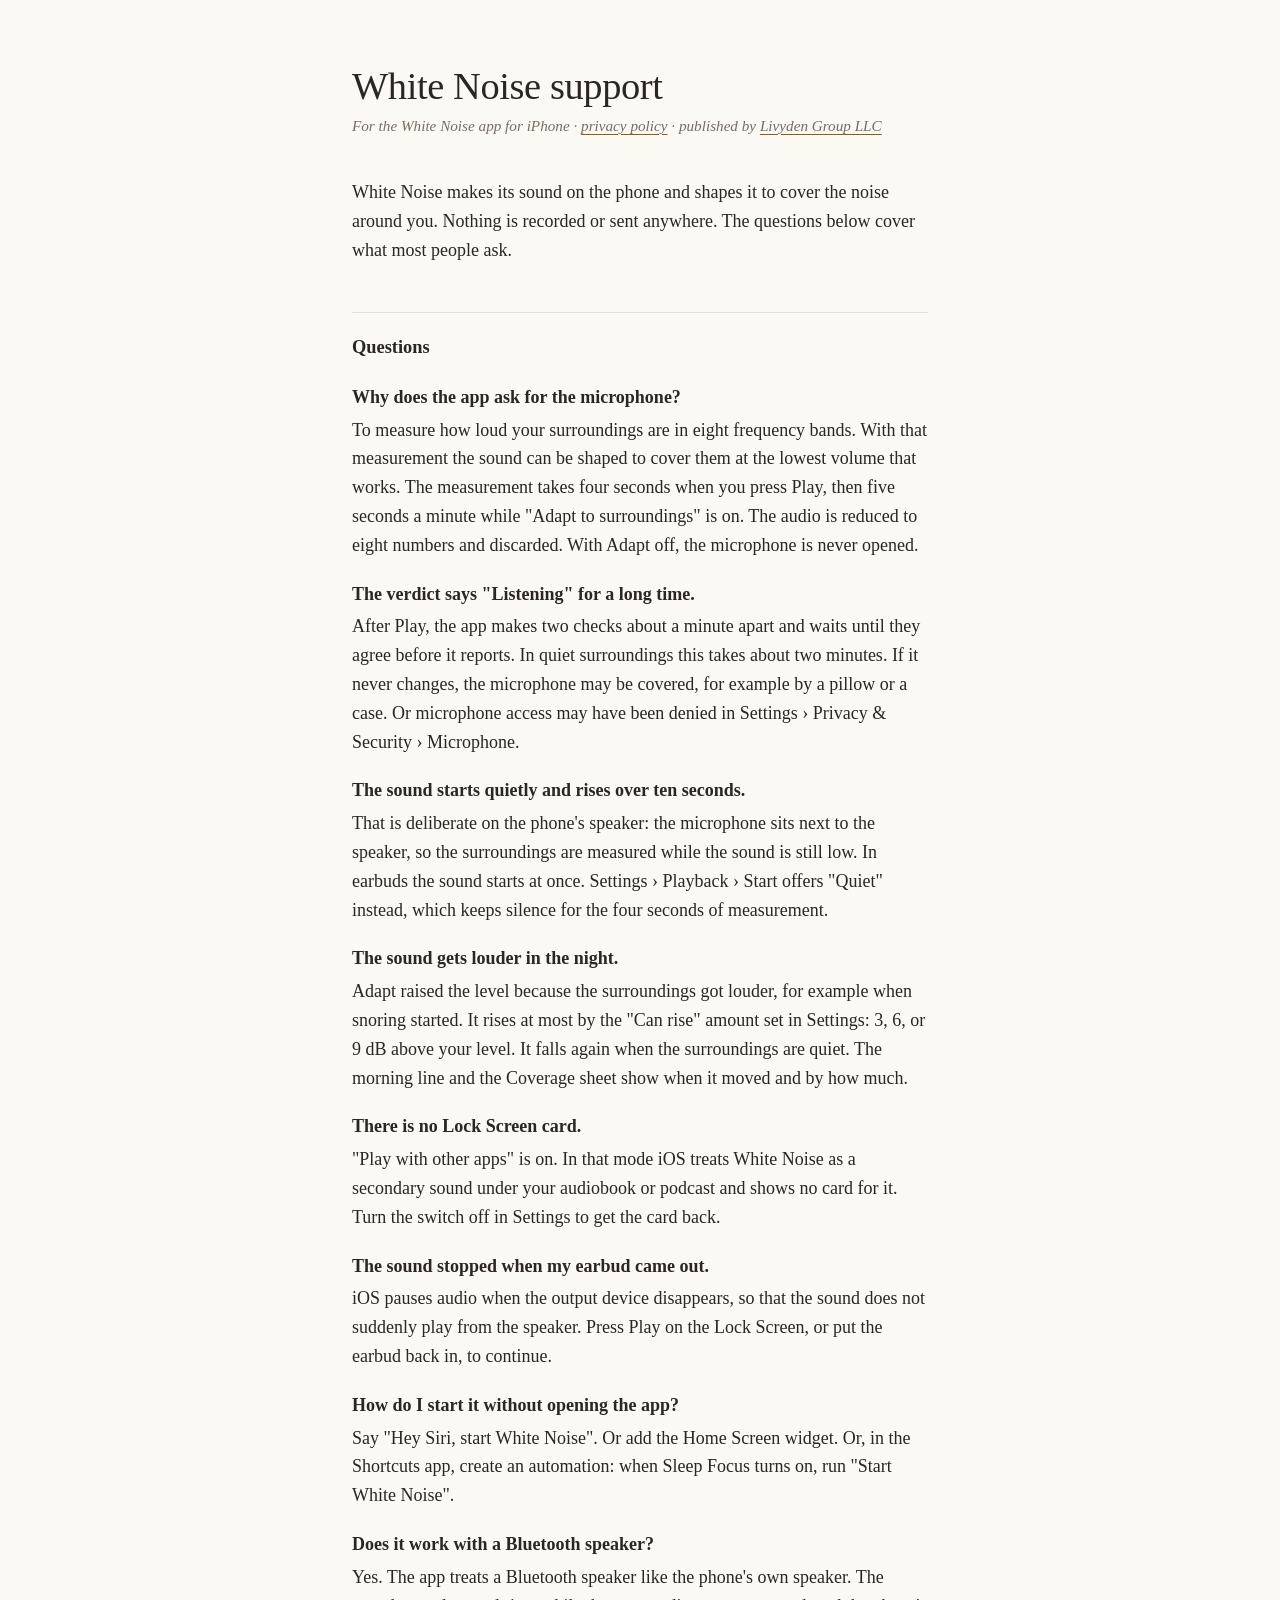
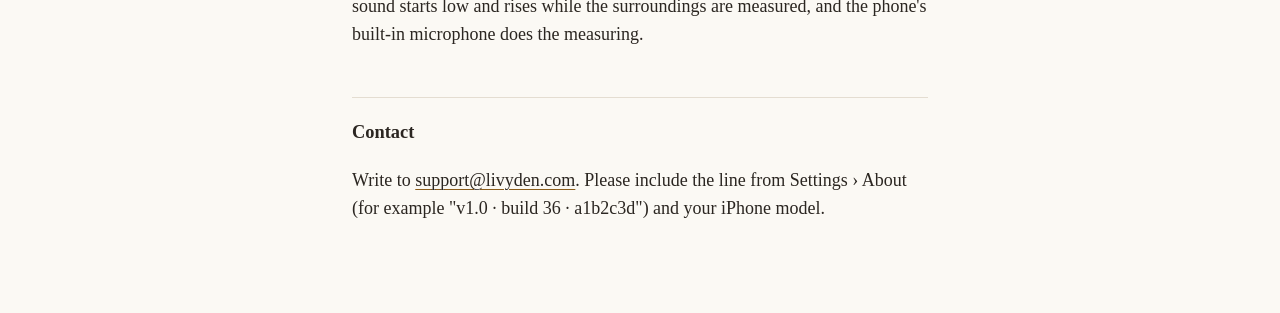
<file: white-noise/support.html>
<!doctype html>
<html lang="en">
<head>
<meta charset="utf-8">
<meta name="viewport" content="width=device-width, initial-scale=1">
<title>White Noise Support</title>
<meta name="description" content="Help for the White Noise app for iPhone: how it measures your surroundings, common questions, and how to reach the developer.">
<style>
  :root { color-scheme: light; --paper: #FBF9F4; --ink: #2B2621; --faint: #766D62; --rule: #E4DDD1; --accent: #8C5E1C; }
  html { background: var(--paper); }
  body { margin: 0; padding: 0 20px 72px; color: var(--ink); background: var(--paper);
         font-family: "Iowan Old Style", "Charter", "Palatino", Georgia, ui-serif, serif; line-height: 1.6; font-size: 18px;
         -webkit-font-smoothing: antialiased; }
  main { max-width: 36rem; margin: 0 auto; }
  h1 { font-size: 2.4rem; font-weight: 400; line-height: 1.15; letter-spacing: -0.01em; margin: 4rem 0 0.35rem; }
  h2 { font-size: 1.15rem; font-weight: 600; margin: 3rem 0 0.75rem; padding-top: 1.25rem; border-top: 1px solid var(--rule); }
  p.meta { color: var(--faint); margin: 0 0 2.5rem; font-size: 0.95rem; font-style: italic; }
  a { color: inherit; text-decoration: underline; text-decoration-color: var(--accent); text-decoration-thickness: 1px; text-underline-offset: 0.18em; }
  a:hover { color: var(--accent); }
  dt { font-weight: 600; margin-top: 1.25rem; }
  dd { margin: 0.25rem 0 0; }
  th, td { text-align: left; vertical-align: top; padding: 0.5rem 0.75rem 0.5rem 0; border-bottom: 1px solid var(--rule); font-size: 0.95rem; }
  th { font-weight: 600; color: var(--faint); font-style: italic; }
  table { border-collapse: collapse; width: 100%; margin: 1rem 0 1.5rem; }

</style>
</head>
<body>
<main>
<h1>White Noise support</h1>
<p class="meta">For the White Noise app for iPhone · <a href="privacy.html">privacy policy</a> · published by <a href="../">Livyden Group LLC</a></p>

<p>White Noise makes its sound on the phone and shapes it to cover the noise around you. Nothing is recorded or sent anywhere. The questions below cover what most people ask.</p>

<h2>Questions</h2>

<dl>
<dt>Why does the app ask for the microphone?</dt>
<dd>To measure how loud your surroundings are in eight frequency bands. With that measurement the sound can be shaped to cover them at the lowest volume that works. The measurement takes four seconds when you press Play, then five seconds a minute while "Adapt to surroundings" is on. The audio is reduced to eight numbers and discarded. With Adapt off, the microphone is never opened.</dd>

<dt>The verdict says "Listening" for a long time.</dt>
<dd>After Play, the app makes two checks about a minute apart and waits until they agree before it reports. In quiet surroundings this takes about two minutes. If it never changes, the microphone may be covered, for example by a pillow or a case. Or microphone access may have been denied in Settings › Privacy &amp; Security › Microphone.</dd>

<dt>The sound starts quietly and rises over ten seconds.</dt>
<dd>That is deliberate on the phone's speaker: the microphone sits next to the speaker, so the surroundings are measured while the sound is still low. In earbuds the sound starts at once. Settings › Playback › Start offers "Quiet" instead, which keeps silence for the four seconds of measurement.</dd>

<dt>The sound gets louder in the night.</dt>
<dd>Adapt raised the level because the surroundings got louder, for example when snoring started. It rises at most by the "Can rise" amount set in Settings: 3, 6, or 9 dB above your level. It falls again when the surroundings are quiet. The morning line and the Coverage sheet show when it moved and by how much.</dd>

<dt>There is no Lock Screen card.</dt>
<dd>"Play with other apps" is on. In that mode iOS treats White Noise as a secondary sound under your audiobook or podcast and shows no card for it. Turn the switch off in Settings to get the card back.</dd>

<dt>The sound stopped when my earbud came out.</dt>
<dd>iOS pauses audio when the output device disappears, so that the sound does not suddenly play from the speaker. Press Play on the Lock Screen, or put the earbud back in, to continue.</dd>

<dt>How do I start it without opening the app?</dt>
<dd>Say "Hey Siri, start White Noise". Or add the Home Screen widget. Or, in the Shortcuts app, create an automation: when Sleep Focus turns on, run "Start White Noise".</dd>

<dt>Does it work with a Bluetooth speaker?</dt>
<dd>Yes. The app treats a Bluetooth speaker like the phone's own speaker. The sound starts low and rises while the surroundings are measured, and the phone's built-in microphone does the measuring.</dd>
</dl>

<h2>Contact</h2>

<p>Write to <a href="mailto:support@livyden.com">support@livyden.com</a>. Please include the line from Settings › About (for example "v1.0 · build 36 · a1b2c3d") and your iPhone model.</p>

</main>
</body>
</html>
</file>
<file: style.css>
/* livyden.com: the layout from the Organic design handoff of 2026-10-12, the colours from the app's Lantern palette since 2026-10-12 evening. */
/* Caprasimo and Figtree, served from this site (SIL Open Font License); the files are Google Fonts' latin and latin-ext subsets. */
@font-face { font-family: 'Caprasimo'; font-style: normal; font-weight: 400; font-display: swap; src: url(fonts/caprasimo-latin.woff2) format('woff2'); unicode-range: U+0000-00FF, U+0131, U+0152-0153, U+02BB-02BC, U+02C6, U+02DA, U+02DC, U+0304, U+0308, U+0329, U+2000-206F, U+20AC, U+2122, U+2191, U+2193, U+2212, U+2215, U+FEFF, U+FFFD; }
@font-face { font-family: 'Caprasimo'; font-style: normal; font-weight: 400; font-display: swap; src: url(fonts/caprasimo-latin-ext.woff2) format('woff2'); unicode-range: U+0100-02BA, U+02BD-02C5, U+02C7-02CC, U+02CE-02D7, U+02DD-02FF, U+0304, U+0308, U+0329, U+1D00-1DBF, U+1E00-1E9F, U+1EF2-1EFF, U+2020, U+20A0-20AB, U+20AD-20C4, U+2113, U+2C60-2C7F, U+A720-A7FF; }
@font-face { font-family: 'Figtree'; font-style: normal; font-weight: 400 600; font-display: swap; src: url(fonts/figtree-latin.woff2) format('woff2'); unicode-range: U+0000-00FF, U+0131, U+0152-0153, U+02BB-02BC, U+02C6, U+02DA, U+02DC, U+0304, U+0308, U+0329, U+2000-206F, U+20AC, U+2122, U+2191, U+2193, U+2212, U+2215, U+FEFF, U+FFFD; }
@font-face { font-family: 'Figtree'; font-style: normal; font-weight: 400 600; font-display: swap; src: url(fonts/figtree-latin-ext.woff2) format('woff2'); unicode-range: U+0100-02BA, U+02BD-02C5, U+02C7-02CC, U+02CE-02D7, U+02DD-02FF, U+0304, U+0308, U+0329, U+1D00-1DBF, U+1E00-1E9F, U+1EF2-1EFF, U+2020, U+20A0-20AB, U+20AD-20C4, U+2113, U+2C60-2C7F, U+A720-A7FF; }
:root {
  color-scheme: light;
  /* Lantern, the app's shipping face (WhiteNoise/Sources/Views/Palette.swift): deep teal on cool mint-grey. */
  --bg: #eef3f1; --glow: #d6ebe3; --sheet: #f6f9f8; --card: #ffffff; --text: #14211e;
  --accent: #3f8f7a; --accent-deep: #2f6e5e; --accent-light: #6fb3a0; --on-accent: #f6f9f8;
  --play: #14211e; --play-hover: #2e3f3a; --on-play: #f6f9f8;
  --n600: #6b7b77; --n700: #5c6e69; --n800: #3a4c47;
  --divider: color-mix(in srgb, #14211e 10%, transparent);
  --ring: 0 0 0 1px color-mix(in srgb, #14211e 5%, transparent);
  --heading: "Caprasimo", Georgia, serif; --body: "Figtree", system-ui, sans-serif;
  --shadow: 0 12px 32px color-mix(in srgb, #14211e 22%, transparent);
}
*, *::before, *::after { box-sizing: border-box; }
html { background: var(--bg); }
body { margin: 0; color: var(--text); background: var(--bg); font-family: var(--body); font-size: 17px; line-height: 1.55; -webkit-font-smoothing: antialiased; }
h1, h2, h3 { font-family: var(--heading); font-weight: 400; line-height: 1.1; letter-spacing: -0.015em; margin: 0; text-wrap: pretty; }
p { margin: 0 0 14px; }
a { color: var(--accent-deep); text-underline-offset: 3px; }
a:hover { color: var(--accent); }
:focus { outline: none; }
:focus-visible { outline: 2px solid var(--accent); outline-offset: 2px; }
::selection { background: color-mix(in srgb, var(--accent) 30%, transparent); }
img { display: block; max-width: 100%; height: auto; }
.wrap { max-width: 1200px; margin: 0 auto; padding-inline: clamp(24px, 5vw, 56px); }

.nav { display: flex; align-items: center; flex-wrap: wrap; gap: 10px 26px; padding-block: 24px; font-size: 14px; }
.nav .brand { font-family: var(--heading); font-size: 20px; margin-right: auto; color: inherit; text-decoration: none; white-space: nowrap; }
.nav a:not(.brand) { color: inherit; text-decoration: none; }
.nav a:hover, .nav a[aria-current="page"] { color: var(--accent); }

.kicker { font-size: 11px; letter-spacing: .1em; text-transform: uppercase; color: var(--accent-deep); margin: 0 0 12px; }
.muted { color: var(--n800); }
.quiet { color: var(--n700); font-size: 15px; }
.btn { display: inline-flex; align-items: center; justify-content: center; gap: 8px; padding: 12px 22px; border-radius: 999px; font-family: var(--heading); font-size: 15px; text-decoration: none; color: var(--text); border: 1px solid var(--divider); }
.btn:hover { background: color-mix(in srgb, var(--text) 7%, transparent); color: var(--text); }
.btn-primary { background: var(--play); color: var(--on-play); border-color: transparent; }
.btn-primary:hover { background: var(--play-hover); color: var(--on-play); }
.actions { display: flex; flex-wrap: wrap; gap: 12px; align-items: center; }

.phone { background: var(--play); border-radius: 46px; padding: 10px; box-shadow: var(--shadow); }
.phone img { border-radius: 36px; }
.phone-s { border-radius: 34px; padding: 7px; }
.phone-s img { border-radius: 27px; }

.hero, .product { display: grid; grid-template-columns: minmax(0, 1fr) 380px; gap: 64px; align-items: start; }
.hero { padding: 32px 0 24px; }
.hero h1 { font-size: clamp(40px, 6vw, 72px); line-height: 1.04; margin-bottom: 28px; max-width: 640px; }
.hero .lead { font-size: 20px; line-height: 1.5; max-width: 560px; margin-bottom: 40px; }
.rules { display: grid; grid-template-columns: repeat(3, minmax(0, 1fr)); gap: 20px; max-width: 640px; }
.rule { display: flex; flex-direction: column; gap: 10px; font-size: 15px; line-height: 1.5; color: var(--n800); }
.rule b { font-weight: 600; color: var(--text); }
.num { width: 36px; height: 36px; border-radius: 50%; background: var(--glow); color: var(--accent-deep); display: grid; place-items: center; font-family: var(--heading); font-size: 15px; }
.hero-art { position: relative; padding-top: 24px; }
.hero-art::before { content: ""; position: absolute; inset: 60px -40px auto -40px; height: 420px; border-radius: 999px; background: var(--glow); }
.hero-art .phone { position: relative; width: 300px; margin: 0 auto; }
.product { padding: 56px 0 72px; }
.product h2 { font-size: clamp(32px, 4vw, 44px); margin-bottom: 16px; }
.product p { max-width: 560px; }
.product-art { display: flex; gap: 16px; justify-content: center; align-items: flex-start; padding-top: 8px; }
.product-art .phone { width: 170px; }
.product-art .phone:first-child { margin-top: 40px; }

.contact { display: grid; grid-template-columns: max-content 1fr; gap: 12px 40px; padding: 36px 0 48px; border-top: 1px solid var(--divider); font-size: 15px; color: var(--n800); }
.contact dt { color: var(--n600); margin: 0; }
.contact dd { margin: 0; }

.page { display: grid; grid-template-columns: 300px minmax(0, 1fr); gap: 72px; padding: 24px 0 72px; }
.page aside { position: sticky; top: 24px; align-self: start; }
.page aside h1 { font-size: 48px; margin-bottom: 20px; }
.page aside ul { list-style: none; margin: 40px 0 0; padding: 0; display: flex; flex-direction: column; gap: 8px; font-size: 14px; }
.page aside ul a { text-decoration: none; }
.page main { font-size: 16px; line-height: 1.6; color: var(--n800); max-width: 640px; }
.page main h2 { font-size: 30px; color: var(--text); margin: 0 0 16px; scroll-margin-top: 24px; }
.page main section { margin-bottom: 48px; }
.callout { display: flex; flex-direction: column; gap: 12px; padding: 22px 24px; border-radius: 28px; background: var(--card); color: var(--text); box-shadow: var(--ring); }
.callout p { margin: 0; font-size: 14px; }
.callout .big { font-family: var(--heading); font-size: 22px; line-height: 1.2; }
.faq { display: flex; flex-direction: column; gap: 14px; }
.faq details { background: var(--card); border-radius: 28px; padding: 22px 28px; box-shadow: var(--ring); }
.faq summary { font-family: var(--heading); font-size: 21px; line-height: 1.25; cursor: pointer; list-style: none; color: var(--text); }
.faq summary::-webkit-details-marker { display: none; }
.faq details p { margin: 12px 0 0; }
.microphone { display: grid; grid-template-columns: 1.2fr .9fr 1fr; border-radius: 24px; overflow: hidden; background: var(--card); box-shadow: var(--ring); font-size: 14px; line-height: 1.5; margin: 0 0 20px; }
.microphone > div { padding: 14px 18px; border-bottom: 1px solid var(--divider); }
.microphone > div:nth-last-child(-n+3) { border-bottom: 0; }
.microphone .th { font-size: 11px; letter-spacing: .08em; text-transform: uppercase; color: var(--n700); }
.stored { display: grid; grid-template-columns: 180px 1fr; gap: 16px 24px; margin: 0; font-size: 15px; }
.stored dt { font-family: var(--heading); font-size: 17px; color: var(--text); }
.stored dd { margin: 0; }
ul.plain { margin: 0 0 14px; padding-left: 22px; }

.foot { display: flex; align-items: center; flex-wrap: wrap; gap: 12px 28px; padding: 28px 0 40px; border-top: 1px solid var(--divider); font-size: 14px; color: var(--n700); }
.foot span:first-child { margin-right: auto; }

@media (max-width: 860px) {
  .hero, .product, .page { grid-template-columns: 1fr; gap: 40px; }
  .hero-art::before { inset: 70px -40px auto -40px; height: 300px; }
  .hero-art .phone { width: 230px; }
  .rules { grid-template-columns: 1fr; }
  .rule { flex-direction: row; align-items: flex-start; gap: 14px; }
  .num { flex: none; width: 32px; height: 32px; font-size: 14px; }
  .page aside { position: static; }
  .page aside h1 { font-size: 40px; }
  .product-art .phone { width: 150px; }
  .microphone, .stored { grid-template-columns: 1fr; }
  .microphone > div { border-bottom: 0; padding-block: 6px; }
  .microphone > div:nth-child(3n+1) { padding-top: 16px; font-weight: 600; color: var(--text); }
  .microphone > div:nth-child(3n) { padding-bottom: 16px; border-bottom: 1px solid var(--divider); }
  .microphone .th { display: none; }
  .contact { grid-template-columns: 1fr; gap: 8px; }
  .contact dt { display: none; }
  .foot span:first-child { flex-basis: 100%; }
}

@media (max-width: 480px) {
  .nav { gap: 8px 18px; }
  .nav .brand { flex-basis: 100%; }
}
</file>
